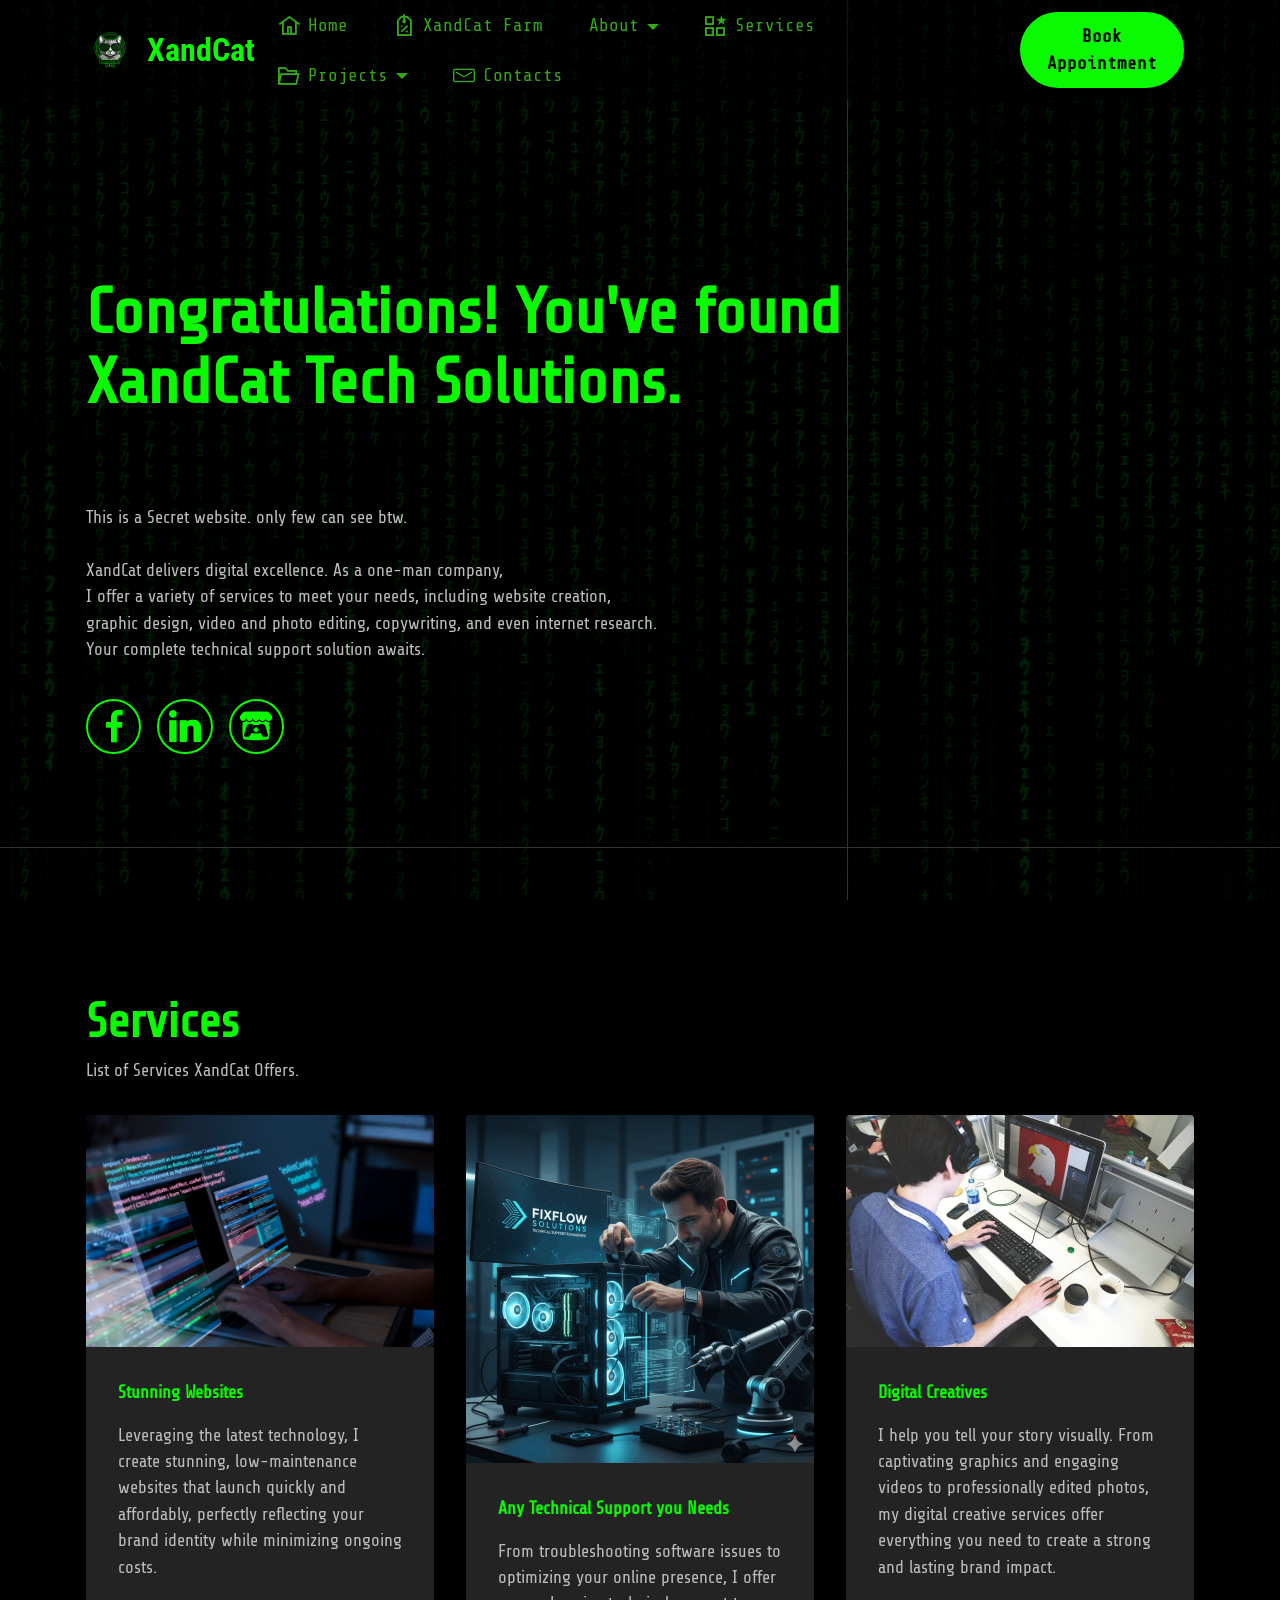
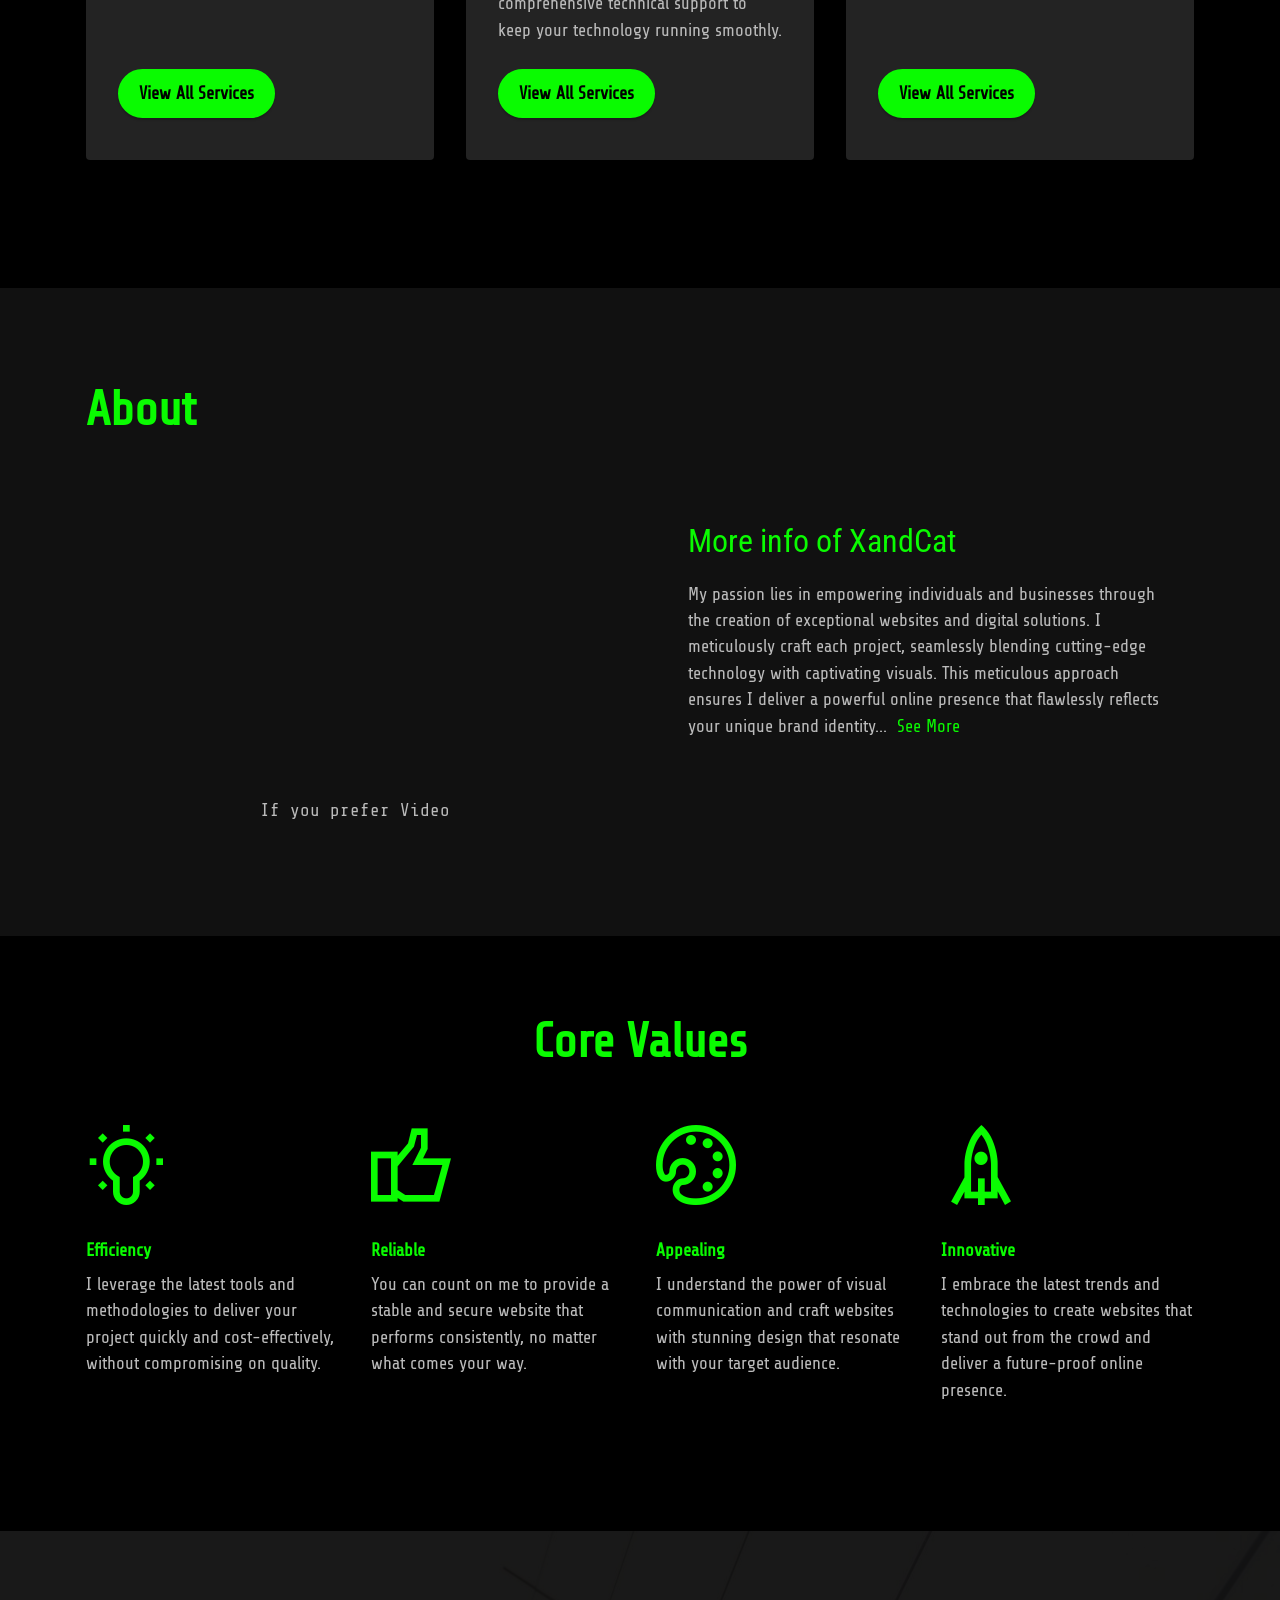
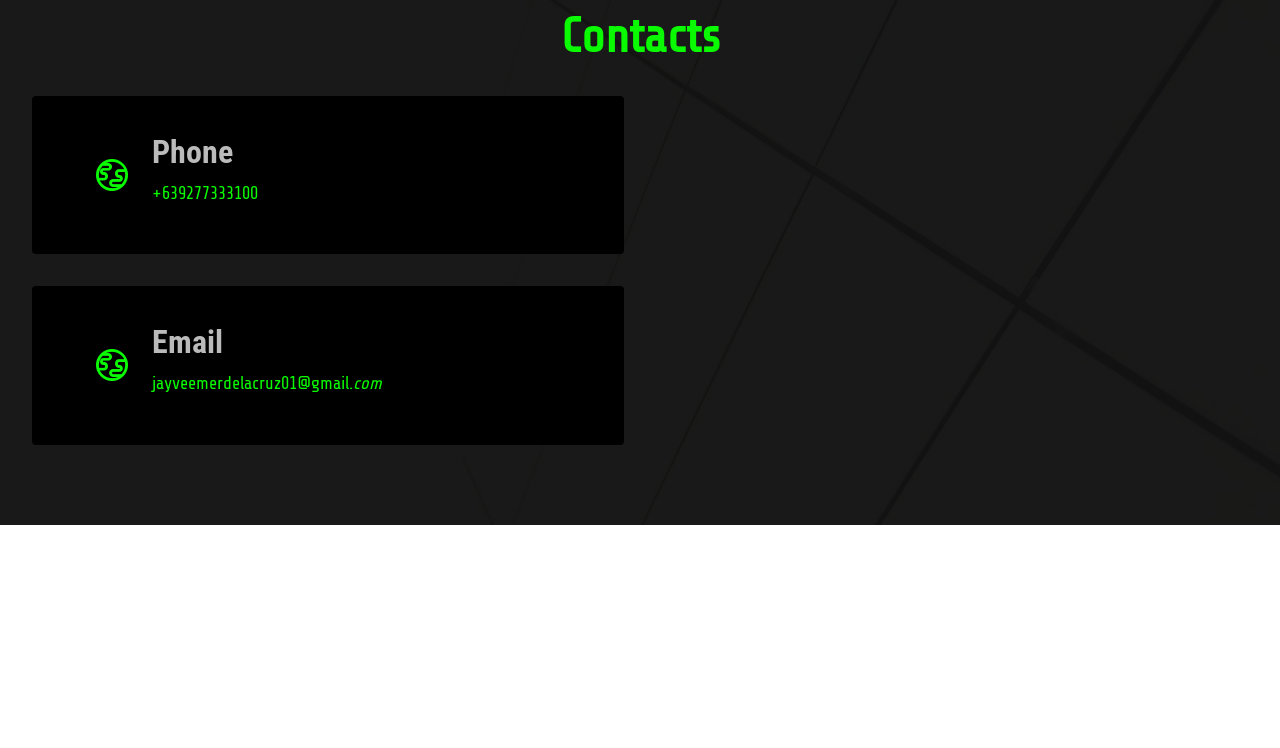
<file: index.html>
<!DOCTYPE html>
<html  >
<head>
  <!-- Site made with Mobirise Website Builder v6.1.12, https://mobirise.com -->
  <meta charset="UTF-8">
  <meta http-equiv="X-UA-Compatible" content="IE=edge">
  <meta name="generator" content="Mobirise v6.1.12, mobirise.com">
  <meta name="viewport" content="width=device-width, initial-scale=1, minimum-scale=1">
  <link rel="shortcut icon" href="assets/images/xandcat-tech-logo-2-96x96.png" type="image/x-icon">
  <meta name="description" content="XandCat - Tech Solution, where we excel at elevating digital excellence.I offer a range of services to cater to your needs. Whether you're in need of a captivating website, a custom software solution like accounting management or payroll systems, or assistance in fixing software issues, we've got you covered.">
  
  
  <title>XandCat Tech Solutions</title>
  <link rel="stylesheet" href="assets/web/assets/mobirise-icons2/mobirise2.css">
  <link rel="stylesheet" href="assets/web/assets/mobirise-icons-bold/mobirise-icons-bold.css">
  <link rel="stylesheet" href="assets/bootstrap/css/bootstrap.min.css">
  <link rel="stylesheet" href="assets/parallax/jarallax.css">
  <link rel="stylesheet" href="assets/dropdown/css/style.css">
  <link rel="stylesheet" href="assets/socicon/css/styles.css">
  <link rel="stylesheet" href="assets/theme/css/style.css">
  <link rel="preload" href="https://fonts.googleapis.com/css?family=Share+Tech:400&display=swap" as="style" onload="this.onload=null;this.rel='stylesheet'">
  <noscript><link rel="stylesheet" href="https://fonts.googleapis.com/css?family=Share+Tech:400&display=swap"></noscript>
  <link rel="preload" href="https://fonts.googleapis.com/css?family=Roboto+Condensed:100,200,300,400,500,600,700,800,900,100i,200i,300i,400i,500i,600i,700i,800i,900i&display=swap" as="style" onload="this.onload=null;this.rel='stylesheet'">
  <noscript><link rel="stylesheet" href="https://fonts.googleapis.com/css?family=Roboto+Condensed:100,200,300,400,500,600,700,800,900,100i,200i,300i,400i,500i,600i,700i,800i,900i&display=swap"></noscript>
  <link rel="preload" href="https://fonts.googleapis.com/css?family=Share+Tech+Mono:400&display=swap" as="style" onload="this.onload=null;this.rel='stylesheet'">
  <noscript><link rel="stylesheet" href="https://fonts.googleapis.com/css?family=Share+Tech+Mono:400&display=swap"></noscript>
  <link rel="preload" as="style" href="assets/mobirise/css/mbr-additional.css?v=j7fXKJ"><link rel="stylesheet" href="assets/mobirise/css/mbr-additional.css?v=j7fXKJ" type="text/css">

  
  
  
</head>
<body>

<!-- Analytics -->
    <meta charset="UTF-8">
    <meta name="viewport" content="width=device-width, initial-scale=1.0">
    <meta name="description" content="XandCat: Elevating Your Digital Presence. Discover our comprehensive services, including website development, software engineering, graphic design, video editing, and technical solutions. Our unique approach blends expertise, passion, and client-centricity to deliver outstanding results that surpass expectations.">
    <meta name="keywords" content="XandCat, website development, software engineering, graphic design, video editing, computer repairs, laptop repairs, technical solutions, client-centric, exceptional results, digital presence">
    <meta name="author" content="Jayvee Mer Dela Cruz">
<!-- /Analytics -->


  
  <section data-bs-version="5.1" class="menu menu1 cid-tFQuETUk9Q" once="menu" id="menu1-0">
    

    <nav class="navbar navbar-dropdown navbar-fixed-top navbar-expand-lg">
        <div class="container">
            <div class="navbar-brand">
                <span class="navbar-logo">
                    <a href="https://xandcat-tech-solutions.on.drv.tw">
                        <img src="assets/images/xandcat-tech-logo-2-96x96.webp" alt="XandCat Icon" style="height: 3rem;">
                    </a>
                </span>
                <span class="navbar-caption-wrap"><a class="navbar-caption text-primary display-5" href="https://xandcat-tech-solutions.on.drv.tw">XandCat</a></span>
            </div>
            <button class="navbar-toggler" type="button" data-toggle="collapse" data-bs-toggle="collapse" data-target="#navbarSupportedContent" data-bs-target="#navbarSupportedContent" aria-controls="navbarNavAltMarkup" aria-expanded="false" aria-label="Toggle navigation">
                <div class="hamburger">
                    <span></span>
                    <span></span>
                    <span></span>
                    <span></span>
                </div>
            </button>
            <div class="collapse navbar-collapse" id="navbarSupportedContent">
                <ul class="navbar-nav nav-dropdown" data-app-modern-menu="true"><li class="nav-item"><a class="nav-link link text-info display-4" href="index.html"><span class="mobi-mbri mobi-mbri-home mbr-iconfont mbr-iconfont-btn"></span>Home</a></li><li class="nav-item"><a class="nav-link link text-info text-primary display-4" href="XandCat Farm.html"><span class="mobi-mbri mobi-mbri-sale mbr-iconfont mbr-iconfont-btn"></span>XandCat Farm</a></li><li class="nav-item dropdown open"><a class="nav-link link dropdown-toggle text-info show display-4" href="About.html" data-toggle="dropdown-submenu" data-bs-toggle="dropdown" data-bs-auto-close="outside" aria-expanded="true">
                            About</a><div class="dropdown-menu show" aria-labelledby="dropdown-329" data-bs-popper="none"><a class="dropdown-item text-info text-primary display-4" href="About.html"><span class="mobi-mbri mobi-mbri-briefcase mbr-iconfont mbr-iconfont-btn"></span>About XandCat</a><a class="dropdown-item text-info text-primary display-4" href="Bio.html" target="_blank"><span class="mobi-mbri mobi-mbri-user mbr-iconfont mbr-iconfont-btn"></span>Jvmer Bio &amp; CV</a></div></li>
                    <li class="nav-item"><a class="nav-link link text-info display-4" href="Services.html"><span class="mobi-mbri mobi-mbri-features mbr-iconfont mbr-iconfont-btn"></span>
                            Services</a></li><li class="nav-item dropdown"><a class="nav-link link text-info dropdown-toggle display-4" href="Projects.html" aria-expanded="false" data-toggle="dropdown-submenu" data-bs-toggle="dropdown" data-bs-auto-close="outside"><span class="mobi-mbri mobi-mbri-opened-folder mbr-iconfont mbr-iconfont-btn"></span>Projects</a><div class="dropdown-menu" aria-labelledby="dropdown-226"><a class="show text-info dropdown-item display-4" href="Projects.html"><span class="mobi-mbri mobi-mbri-code mbr-iconfont mbr-iconfont-btn"></span>Website &amp; WebApps</a><a class="show text-info dropdown-item text-primary display-4" href="Tshirt Design.html" target="_blank"><span class="mobi-mbri mobi-mbri-change-style mbr-iconfont mbr-iconfont-btn"></span>T-Shirts Designs</a><a class="show text-info dropdown-item text-primary display-4" href="https://xandcattech.itch.io/" target="_blank"><span class="socicon socicon-itchio mbr-iconfont mbr-iconfont-btn"></span>Games &amp; Mods</a></div></li>
                    <li class="nav-item"><a class="nav-link link text-info display-4" href="Contact.html"><span class="mbrib-letter mbr-iconfont mbr-iconfont-btn"></span>Contacts</a>
                    </li></ul>
                
                <div class="navbar-buttons mbr-section-btn"><a class="btn btn-primary display-4" href="https://mobiri.se">Book Appointment</a></div>
            </div>
        </div>
    </nav>
</section>

<section data-bs-version="5.1" class="header13 cid-tFQvmE6tG6 mbr-fullscreen mbr-parallax-background" id="header13-4">

    

    
    <div class="mbr-overlay" style="opacity: 0.8; background-color: rgb(0, 0, 0);"></div>

    <div class="align-center container">
        <div class="row">
            <div class="col-12 col-lg-11">
                <h1 class="mbr-section-title mbr-fonts-style mb-3 display-1"><strong><br></strong><br><strong>Congratulations! You've found </strong><br><strong>XandCat Tech Solutions.</strong><br><strong><br></strong></h1>
                
                <p class="mbr-text mbr-fonts-style mb-3 display-7">This is a Secret website. only few can see btw.<br><br>XandCat delivers digital excellence. As a one-man company, <br>I offer a variety of services to meet your needs, including website creation, <br>graphic design, video and photo editing, copywriting, and even internet research. <br>Your complete technical support solution awaits.<br></p>
                
                <div class="social-row display-7 mt-5">
                    <div class="soc-item">
                        <a href="https://www.facebook.com/xandcat.ceo" target="_blank">
                            <span class="mbr-iconfont socicon-facebook socicon"></span>
                        </a>
                    </div>
                    <div class="soc-item">
                        <a href="https://www.linkedin.com/in/jayveemer/" target="_blank">
                            <span class="mbr-iconfont socicon-linkedin socicon"></span>
                        </a>
                    </div>
                    <div class="soc-item">
                        <a href="https://xandcattech.itch.io/" target="_blank">
                            <span class="mbr-iconfont socicon-itchio socicon"></span>
                        </a>
                    </div>
                    
                    
                </div>
            </div>
        </div>
    </div>
</section>

<section data-bs-version="5.1" class="features3 cid-tFQuXtqfD3" id="features3-2">
    
    
    <div class="container">
        <div class="mbr-section-head">
            <h4 class="mbr-section-title mbr-fonts-style align-center mb-0 display-2">
                <strong>Services</strong></h4>
            <h5 class="mbr-section-subtitle mbr-fonts-style align-center mb-0 mt-2 display-7">List of Services XandCat Offers.</h5>
        </div>
        <div class="row mt-4">
            <div class="item features-image сol-12 col-md-6 col-lg-4 active">
                <div class="item-wrapper">
                    <div class="item-img">
                        <img src="assets/images/programming-background-with-person-working-with-codes-computer.webp" alt="Professional Website Design" data-slide-to="0" data-bs-slide-to="0">
                    </div>
                    <div class="item-content">
                        <h5 class="item-title mbr-fonts-style display-7"><strong>Stunning Websites</strong></h5>
                        
                        <p class="mbr-text mbr-fonts-style mt-3 display-7">Leveraging the latest technology, I create stunning, low-maintenance websites that launch quickly and affordably, perfectly reflecting your brand identity while minimizing ongoing costs.</p>
                    </div>
                    <div class="mbr-section-btn item-footer mt-2"><a href="https://xandcat-tech-solutions.on.drv.tw" class="btn item-btn btn-primary display-7">View All Services</a></div>
                </div>
            </div><div class="item features-image сol-12 col-md-6 col-lg-4">
                <div class="item-wrapper">
                    <div class="item-img">
                        <img src="assets/images/gemini-generated-image-fr4jhcfr4jhcfr4j-696x696.webp" alt="Reliable IT Support" data-slide-to="1" data-bs-slide-to="1">
                    </div>
                    <div class="item-content">
                        <h5 class="item-title mbr-fonts-style display-7"><strong>Any Technical Support you Needs</strong></h5>
                        
                        <p class="mbr-text mbr-fonts-style mt-3 display-7">From troubleshooting software issues to optimizing your online presence, I offer comprehensive technical support to keep your technology running smoothly.<br></p>
                    </div>
                    <div class="mbr-section-btn item-footer mt-2"><a href="https://xandcat-tech-solutions.on.drv.tw" class="btn btn-primary item-btn display-7" target="_blank">View All Services</a></div>
                </div>
            </div><div class="item features-image сol-12 col-md-6 col-lg-4">
                <div class="item-wrapper">
                    <div class="item-img">
                        <img src="assets/images/mbr-2-696x464.webp" alt="Digital Creatives" data-slide-to="2" data-bs-slide-to="2">
                    </div>
                    <div class="item-content">
                        <h5 class="item-title mbr-fonts-style display-7"><strong>Digital Creatives</strong></h5>
                        
                        <p class="mbr-text mbr-fonts-style mt-3 display-7">I help you tell your story visually. From captivating graphics and engaging videos to professionally edited photos, my digital creative services offer everything you need to create a strong and lasting brand impact.</p>
                    </div>
                    <div class="mbr-section-btn item-footer mt-2"><a href="https://xandcat-tech-solutions.on.drv.tw" class="btn item-btn btn-primary display-7">View All Services</a></div>
                </div>
            </div>
            
            
        </div>
    </div>
</section>

<section data-bs-version="5.1" class="video4 cid-tFQvGMzpM2" id="video4-5">
    
    
    
    <div class="container">
        <div class="title-wrapper mb-5">
            <h4 class="mbr-section-title mbr-fonts-style mb-0 display-2">
                <strong>About&nbsp;</strong></h4>
        </div>
        <div class="row align-items-center">
            <div class="col-12 col-lg-6 video-block">
                <div class="video-wrapper"><iframe class="mbr-embedded-video" src="https://www.youtube.com/embed/cIroGNQTj80?rel=0&amp;amp;&amp;showinfo=0&amp;autoplay=0&amp;loop=1&amp;playlist=cIroGNQTj80" width="1280" height="720" frameborder="0" allowfullscreen></iframe></div>
                <p class="mbr-description pt-2 mbr-fonts-style display-4">If you prefer Video</p>
            </div>
            <div class="col-12 col-lg">
                <div class="text-wrapper">
                    <h5 class="mbr-section-subtitle mbr-fonts-style mb-3 display-5">More info of XandCat</h5>
                    <p class="mbr-text mbr-fonts-style display-7">My passion lies in empowering individuals and businesses through the creation of exceptional websites and digital solutions. I meticulously craft each project, seamlessly blending cutting-edge technology with captivating visuals. This meticulous approach ensures I deliver a powerful online presence that flawlessly reflects your unique brand identity...&nbsp;&nbsp;<a href="page1.html" class="text-primary">See More</a><br><br><br></p>
                </div>
            </div>
        </div>
    </div>
</section>

<section data-bs-version="5.1" class="features25 cid-tNPpFpSbzs" id="features1-1x">
    

    
    
    <div class="container">
        <div class="row mb-5">
            <div class="col-12">
                <h3 class="mbr-section-title mbr-fonts-style align-center mb-2 display-2"><strong>Core Values</strong></h3>
                
            </div>
        </div>
        <div class="row">
            <div class="item features-without-image mb-5 col-12 col-md-3 active">
                <div class="item-wrapper align-center">
                    <div class="iconfont-wrapper">
                        <span class="mbr-iconfont mobi-mbri-idea mobi-mbri" style=""></span>
                    </div>
                    <h5 class="card-title mbr-fonts-style display-7"><strong>Efficiency</strong></h5>
                    <p class="card-text mbr-fonts-style mb-0 display-7">I leverage the latest tools and methodologies to deliver your project quickly and cost-effectively, without compromising on quality.</p>
                </div>
            </div>
            
            <div class="item features-without-image mb-5 col-12 col-md-3">
                <div class="item-wrapper align-center">
                    <div class="card-box">
                        <div class="iconfont-wrapper">
                            <span class="mbr-iconfont mobi-mbri-like mobi-mbri"></span>
                        </div>
                        <h5 class="card-title mbr-fonts-style display-7"><strong>Reliable</strong></h5>
                        <p class="card-text mbr-fonts-style mb-0 display-7">You can count on me to provide a stable and secure website that performs consistently, no matter what comes your way.</p>
                    </div>
                </div>
            </div><div class="item features-without-image mb-5 col-12 col-md-3">
                <div class="item-wrapper align-center">
                    <div class="iconfont-wrapper">
                        <span class="mbr-iconfont mobi-mbri-change-style mobi-mbri"></span>
                    </div>
                    <h5 class="card-title mbr-fonts-style display-7"><strong>Appealing</strong></h5>
                    <p class="card-text mbr-fonts-style mb-0 display-7">I understand the power of visual communication and craft websites with stunning design that resonate with your target audience.</p>
                </div>
            </div><div class="item features-without-image mb-5 col-12 col-md-3">
                <div class="item-wrapper align-center">
                    <div class="iconfont-wrapper">
                        <span class="mbr-iconfont mobi-mbri-rocket mobi-mbri"></span>
                    </div>
                    <h5 class="card-title mbr-fonts-style display-7"><strong>Innovative</strong></h5>
                    <p class="card-text mbr-fonts-style mb-0 display-7">I embrace the latest trends and technologies to create websites that stand out from the crowd and deliver a future-proof online presence.</p>
                </div>
            </div>
        </div>
    </div>
</section>

<section data-bs-version="5.1" class="contacts3 map1 cid-tFQwBxbIK0" id="contacts3-7">

    

    
    <div class="mbr-overlay" style="opacity: 0.9; background-color: rgb(0, 0, 0);"></div>
    <div class="container-fluid">
        <div class="mbr-section-head">
            <h3 class="mbr-section-title mbr-fonts-style align-center mb-0 display-2">
                <strong>Contacts</strong>
            </h3>
            
        </div>
        <div class="row justify-content-center mt-4">
            <div class="card col-12 col-md-6">
                <div class="card-wrapper">
                    <div class="image-wrapper">
                        <span class="mbr-iconfont mobi-mbri-globe mobi-mbri"></span>
                    </div>
                    <div class="text-wrapper">
                        <h6 class="card-title mbr-fonts-style mb-1 display-5">
                            <strong>Phone</strong>
                        </h6>
                        <p class="mbr-text mbr-fonts-style display-7">+639277333100</p>
                    </div>
                </div>
                <div class="card-wrapper">
                    <div class="image-wrapper">
                        <span class="mbr-iconfont mobi-mbri-globe mobi-mbri"></span>
                    </div>
                    <div class="text-wrapper">
                        <h6 class="card-title mbr-fonts-style mb-1 display-5">
                            <strong>Email</strong>
                        </h6>
                        <p class="mbr-text mbr-fonts-style display-7">jayveemerdelacruz01@gmail.<em>com</em></p>
                    </div>
                </div>
            </div>
            <div class="map-wrapper col-12 col-md-6">
                <div class="google-map"><iframe frameborder="0" style="border:0" src="https://www.google.com/maps/embed?pb=!1m18!1m12!1m3!1d3907.0970765731927!2d122.0988765747769!3d11.687532241728539!2m3!1f0!2f0!3f0!3m2!1i1024!2i768!4f13.1!3m3!1m2!1s0x33a56536095c8491%3A0x7f91708749794c26!2sXandCat%20Tech%20Solution%20%E2%80%93%20Idiacacan%20Beach%20House!5e0!3m2!1sen!2sph!4v1791642848602!5m2!1sen!2sph" allowfullscreen=""></iframe></div>
            </div>
        </div>
    </div>
</section>

<section data-bs-version="5.1" class="footer3 cid-tFQvTwcrfL mbr-reveal" once="footers" id="footer3-6">

    

    

    <div class="container">
        <div class="media-container-row align-center mbr-white">
            <div class="row row-links">
                <ul class="foot-menu">
                    
                    
                    
                    
                    
                <li class="foot-menu-item mbr-fonts-style display-7"><a href="index.html" class="text-primary">Home</a></li><li class="foot-menu-item mbr-fonts-style display-7"><a href="XandCat Farm.html" class="text-primary">XandCat Farm</a></li><li class="foot-menu-item mbr-fonts-style display-7"><a href="About.html" class="text-primary">About</a></li><li class="foot-menu-item mbr-fonts-style display-7"><a href="Services.html" class="text-primary">Services</a></li><li class="foot-menu-item mbr-fonts-style display-7"><a href="Projects.html" class="text-primary">Project</a></li><li class="foot-menu-item mbr-fonts-style display-7"><a href="Contact.html" class="text-primary">Contact</a></li></ul>
            </div>
            <div class="row social-row">
                <div class="social-list align-right pb-2">
                    
                    
                    
                    
                    
                    
                <div class="soc-item">
                        <a href="https://www.facebook.com/xandcat.ceo" target="_blank">
                            <span class="mbr-iconfont mbr-iconfont-social socicon-facebook socicon"></span>
                        </a>
                    </div><div class="soc-item">
                        <a href="mailto:jayveemer@gmail.com">
                            <span class="mbr-iconfont mbr-iconfont-social socicon-mail socicon"></span>
                        </a>
                    </div><div class="soc-item">
                        <a href="https://xandcattech.itch.io/" target="_blank">
                            <span class="mbr-iconfont mbr-iconfont-social socicon-itchio socicon"></span>
                        </a>
                    </div><div class="soc-item">
                        <a href="http://www.linkedin.com/in/jayveemer/" target="_blank">
                            <span class="mbr-iconfont mbr-iconfont-social socicon-linkedin socicon"></span>
                        </a>
                    </div></div>
            </div>
            <div class="row row-copirayt">
                <p class="mbr-text mb-0 mbr-fonts-style mbr-white align-center display-7"></p><p>
                    © Copyright 2025<a href="index.html" class="text-primary">&nbsp;XandCat Tech Solution</a>. All Rights Reserved.</p><p>📞+639277333100 | ✉️ jayveemerdelacruz01@gmail.com | 📱fb.com/xandcat.ceo | 🏡404 Purok 4, Idiacacan, Pandan, Antique</p><p></p>
            </div>
        </div>
    </div>
</section><script src="assets/bootstrap/js/bootstrap.bundle.min.js"></script>  <script src="assets/parallax/jarallax.js"></script>  <script src="assets/smoothscroll/smooth-scroll.js"></script>  <script src="assets/ytplayer/index.js"></script>  <script src="assets/dropdown/js/navbar-dropdown.js"></script>  <script src="assets/playervimeo/vimeo_player.js"></script>  <script src="assets/theme/js/script.js"></script>  
  
  
</body>
</html>
</file>
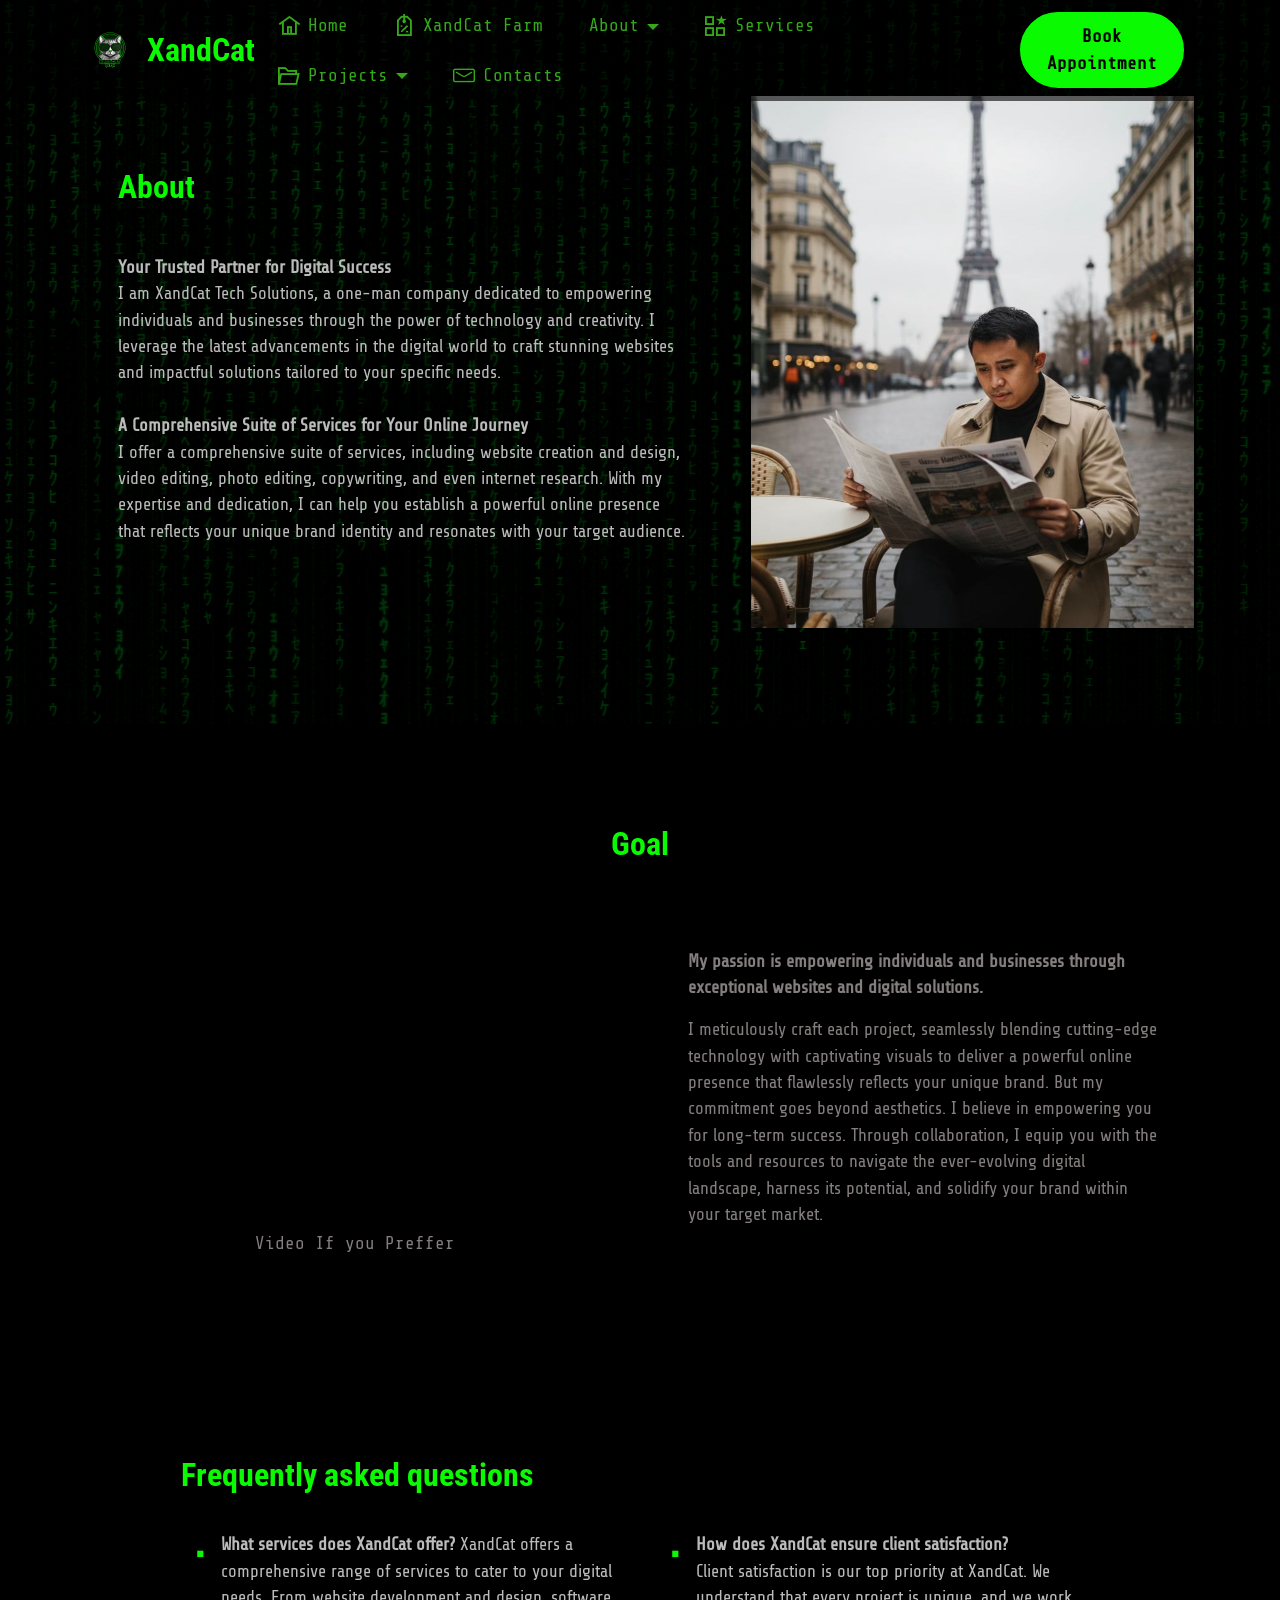
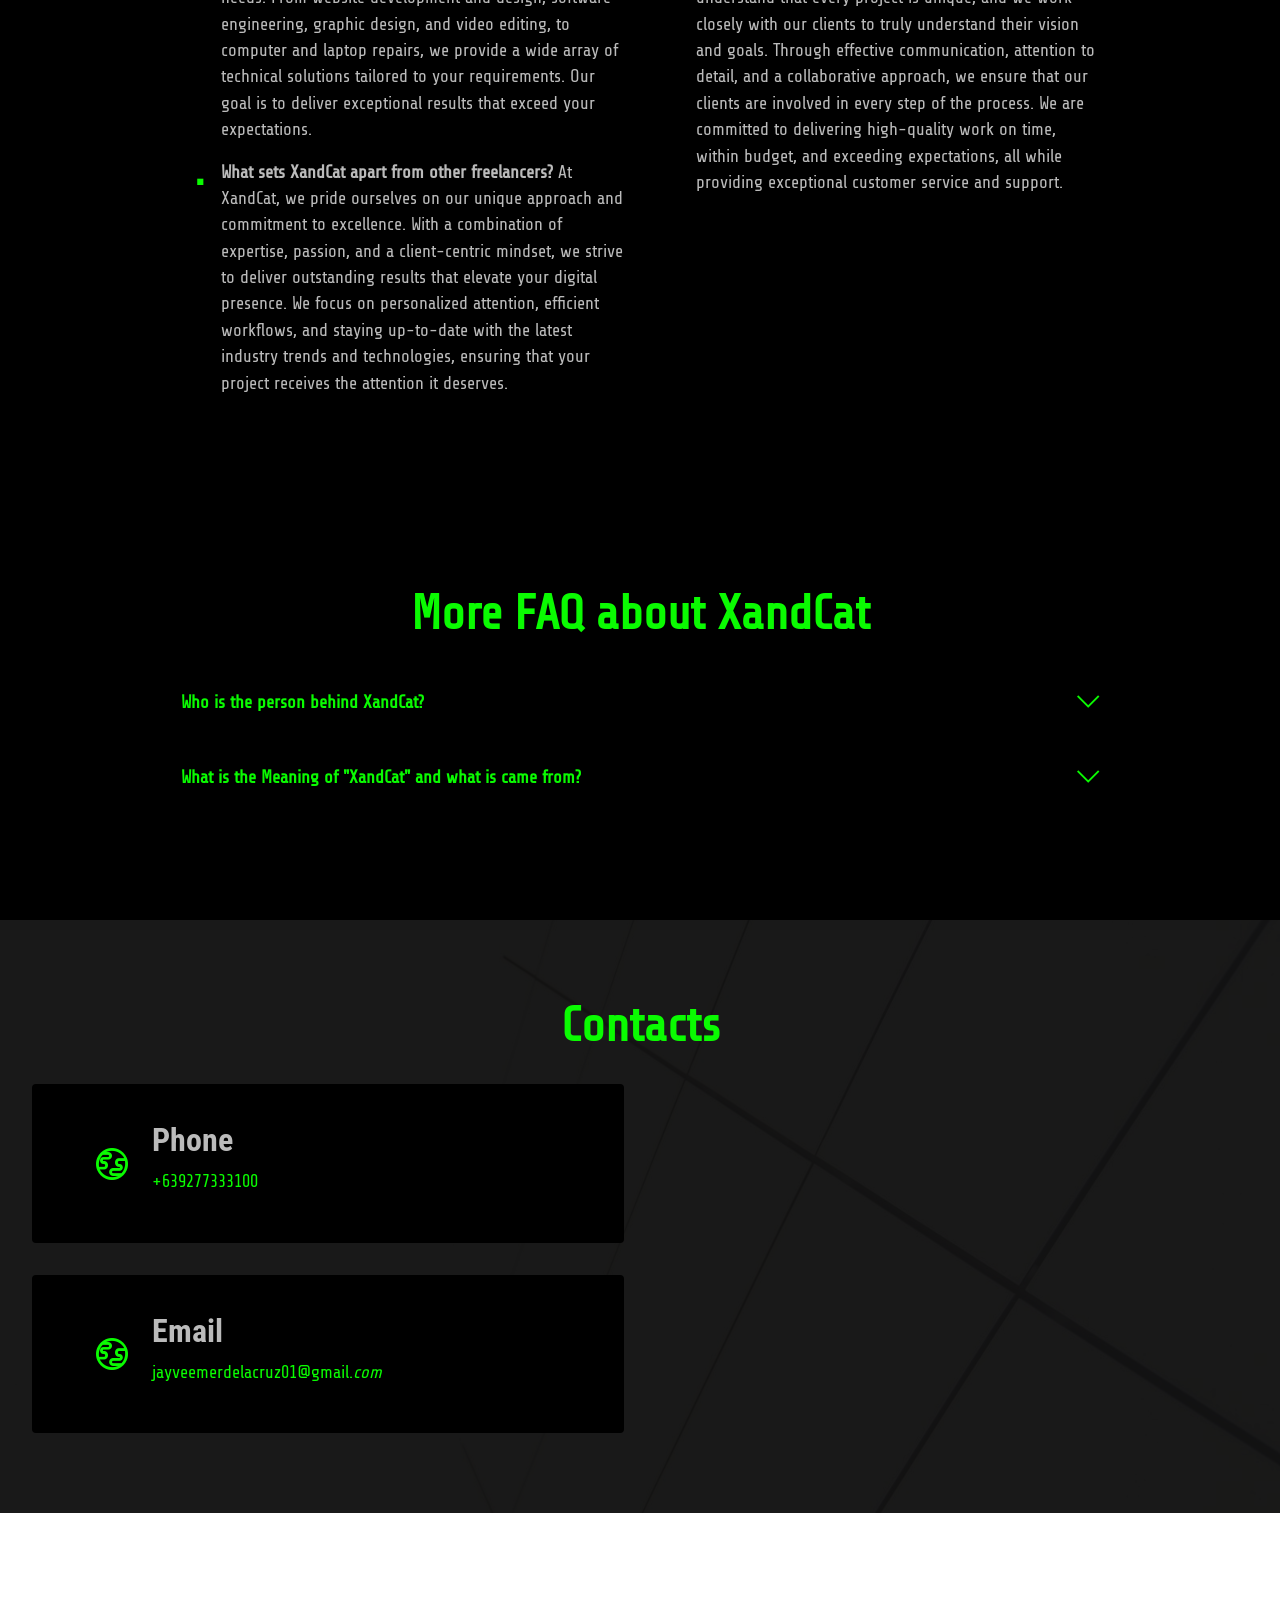
<file: About.html>
<!DOCTYPE html>
<html  >
<head>
  <!-- Site made with Mobirise Website Builder v6.1.12, https://mobirise.com -->
  <meta charset="UTF-8">
  <meta http-equiv="X-UA-Compatible" content="IE=edge">
  <meta name="generator" content="Mobirise v6.1.12, mobirise.com">
  <meta name="viewport" content="width=device-width, initial-scale=1, minimum-scale=1">
  <link rel="shortcut icon" href="assets/images/xandcat-tech-logo-2-96x96.png" type="image/x-icon">
  <meta name="description" content="At XandCat, we combine technical skills with creative solutions to deliver exceptional results. From designing visually stunning websites to developing seamless user experiences, our aim is to bring your ideas to life and make them stand out from the crowd.">
  
  
  <title>About - XandCat Tech Solutions</title>
  <link rel="stylesheet" href="assets/web/assets/mobirise-icons2/mobirise2.css">
  <link rel="stylesheet" href="assets/web/assets/mobirise-icons-bold/mobirise-icons-bold.css">
  <link rel="stylesheet" href="assets/web/assets/mobirise-icons/mobirise-icons.css">
  <link rel="stylesheet" href="assets/bootstrap/css/bootstrap.min.css">
  <link rel="stylesheet" href="assets/parallax/jarallax.css">
  <link rel="stylesheet" href="assets/dropdown/css/style.css">
  <link rel="stylesheet" href="assets/socicon/css/styles.css">
  <link rel="stylesheet" href="assets/theme/css/style.css">
  <link rel="preload" href="https://fonts.googleapis.com/css?family=Share+Tech:400&display=swap" as="style" onload="this.onload=null;this.rel='stylesheet'">
  <noscript><link rel="stylesheet" href="https://fonts.googleapis.com/css?family=Share+Tech:400&display=swap"></noscript>
  <link rel="preload" href="https://fonts.googleapis.com/css?family=Roboto+Condensed:100,200,300,400,500,600,700,800,900,100i,200i,300i,400i,500i,600i,700i,800i,900i&display=swap" as="style" onload="this.onload=null;this.rel='stylesheet'">
  <noscript><link rel="stylesheet" href="https://fonts.googleapis.com/css?family=Roboto+Condensed:100,200,300,400,500,600,700,800,900,100i,200i,300i,400i,500i,600i,700i,800i,900i&display=swap"></noscript>
  <link rel="preload" href="https://fonts.googleapis.com/css?family=Share+Tech+Mono:400&display=swap" as="style" onload="this.onload=null;this.rel='stylesheet'">
  <noscript><link rel="stylesheet" href="https://fonts.googleapis.com/css?family=Share+Tech+Mono:400&display=swap"></noscript>
  <link rel="preload" as="style" href="assets/mobirise/css/mbr-additional.css?v=jZdkS4"><link rel="stylesheet" href="assets/mobirise/css/mbr-additional.css?v=jZdkS4" type="text/css">

  
  
  
</head>
<body>

<!-- Analytics -->
    <meta charset="UTF-8">
    <meta name="viewport" content="width=device-width, initial-scale=1.0">
    <meta name="description" content="XandCat: Elevating Your Digital Presence. Discover our comprehensive services, including website development, software engineering, graphic design, video editing, and technical solutions. Our unique approach blends expertise, passion, and client-centricity to deliver outstanding results that surpass expectations.">
    <meta name="keywords" content="XandCat, website development, software engineering, graphic design, video editing, computer repairs, laptop repairs, technical solutions, client-centric, exceptional results, digital presence">
    <meta name="author" content="Jayvee Mer Dela Cruz">
<!-- /Analytics -->


  
  <section data-bs-version="5.1" class="menu menu1 cid-tFTaXLeIsQ" once="menu" id="menu1-g">
    

    <nav class="navbar navbar-dropdown navbar-fixed-top navbar-expand-lg">
        <div class="container">
            <div class="navbar-brand">
                <span class="navbar-logo">
                    <a href="https://xandcat-tech-solutions.on.drv.tw">
                        <img src="assets/images/xandcat-tech-logo-2-96x96.webp" alt="XandCat Icon" style="height: 3rem;">
                    </a>
                </span>
                <span class="navbar-caption-wrap"><a class="navbar-caption text-primary display-5" href="https://xandcat-tech-solutions.on.drv.tw">XandCat</a></span>
            </div>
            <button class="navbar-toggler" type="button" data-toggle="collapse" data-bs-toggle="collapse" data-target="#navbarSupportedContent" data-bs-target="#navbarSupportedContent" aria-controls="navbarNavAltMarkup" aria-expanded="false" aria-label="Toggle navigation">
                <div class="hamburger">
                    <span></span>
                    <span></span>
                    <span></span>
                    <span></span>
                </div>
            </button>
            <div class="collapse navbar-collapse" id="navbarSupportedContent">
                <ul class="navbar-nav nav-dropdown" data-app-modern-menu="true"><li class="nav-item"><a class="nav-link link text-info display-4" href="index.html"><span class="mobi-mbri mobi-mbri-home mbr-iconfont mbr-iconfont-btn"></span>Home</a></li><li class="nav-item"><a class="nav-link link text-info text-primary display-4" href="XandCat Farm.html"><span class="mobi-mbri mobi-mbri-sale mbr-iconfont mbr-iconfont-btn"></span>XandCat Farm</a></li><li class="nav-item dropdown open"><a class="nav-link link dropdown-toggle text-info show display-4" href="About.html" data-toggle="dropdown-submenu" data-bs-toggle="dropdown" data-bs-auto-close="outside" aria-expanded="true">
                            About</a><div class="dropdown-menu show" aria-labelledby="dropdown-329" data-bs-popper="none"><a class="dropdown-item text-info text-primary display-4" href="About.html"><span class="mobi-mbri mobi-mbri-briefcase mbr-iconfont mbr-iconfont-btn"></span>About XandCat</a><a class="dropdown-item text-info text-primary display-4" href="Bio.html" target="_blank"><span class="mobi-mbri mobi-mbri-user mbr-iconfont mbr-iconfont-btn"></span>Jvmer Bio &amp; CV</a></div></li>
                    <li class="nav-item"><a class="nav-link link text-info display-4" href="Services.html"><span class="mobi-mbri mobi-mbri-features mbr-iconfont mbr-iconfont-btn"></span>
                            Services</a></li><li class="nav-item dropdown"><a class="nav-link link text-info dropdown-toggle display-4" href="Projects.html" aria-expanded="false" data-toggle="dropdown-submenu" data-bs-toggle="dropdown" data-bs-auto-close="outside"><span class="mobi-mbri mobi-mbri-opened-folder mbr-iconfont mbr-iconfont-btn"></span>Projects</a><div class="dropdown-menu" aria-labelledby="dropdown-226"><a class="show text-info dropdown-item display-4" href="Projects.html"><span class="mobi-mbri mobi-mbri-code mbr-iconfont mbr-iconfont-btn"></span>Website &amp; WebApps</a><a class="show text-info dropdown-item text-primary display-4" href="Tshirt Design.html" target="_blank"><span class="mobi-mbri mobi-mbri-change-style mbr-iconfont mbr-iconfont-btn"></span>T-Shirts Designs</a><a class="show text-info dropdown-item text-primary display-4" href="https://xandcattech.itch.io/" target="_blank"><span class="socicon socicon-itchio mbr-iconfont mbr-iconfont-btn"></span>Games &amp; Mods</a></div></li>
                    <li class="nav-item"><a class="nav-link link text-info display-4" href="Contact.html"><span class="mbrib-letter mbr-iconfont mbr-iconfont-btn"></span>Contacts</a>
                    </li></ul>
                
                <div class="navbar-buttons mbr-section-btn"><a class="btn btn-primary display-4" href="https://mobiri.se">Book Appointment</a></div>
            </div>
        </div>
    </nav>
</section>

<section data-bs-version="5.1" class="image2 cid-tFTbxHqBVq mbr-parallax-background" id="image2-o">
    

    
    <div class="mbr-overlay" style="opacity: 0.7; background-color: rgb(0, 0, 0);">
    </div>

    <div class="container">
        <div class="row align-items-center">
            <div class="col-12 col-lg-5">
                <div class="image-wrapper">
                    <img src="assets/images/photo-2026-01-03-00-28-13-2-886x1069.webp" alt="Xand Cat About Image">
                    
                </div>
            </div>
            <div class="col-12 col-lg">
                <div class="text-wrapper">
                    <h3 class="mbr-section-title mbr-fonts-style mb-3 display-5"><strong>About</strong></h3>
                    <p class="mbr-text mbr-fonts-style display-7"><br><strong>Your Trusted Partner for Digital Success
<br></strong>I am XandCat Tech Solutions, a one-man company dedicated to empowering individuals and businesses through the power of technology and creativity. I leverage the latest advancements in the digital world to craft stunning websites and impactful solutions tailored to your specific needs.<br><br><strong>A Comprehensive Suite of Services for Your Online Journey
</strong><br>I offer a comprehensive suite of services, including website creation and design, video editing, photo editing, copywriting, and even internet research. With my expertise and dedication, I can help you establish a powerful online presence that reflects your unique brand identity and resonates with your target audience.<br></p>
                </div>
            </div>
        </div>
    </div>
</section>

<section data-bs-version="5.1" class="video4 cid-u5HMkANpg5" id="video4-2q">
    
    
    
    <div class="container">
        <div class="title-wrapper mb-5">
            <h4 class="mbr-section-title mbr-fonts-style mb-0 display-5">
                <strong>Goal</strong></h4>
        </div>
        <div class="row align-items-center">
            <div class="col-12 col-lg-6 video-block">
                <div class="video-wrapper"><iframe class="mbr-embedded-video" src="https://www.youtube.com/embed/cIroGNQTj80?rel=0&amp;amp;mute=1&amp;showinfo=0&amp;autoplay=1&amp;loop=1&amp;playlist=cIroGNQTj80" width="1280" height="720" frameborder="0" allowfullscreen></iframe></div>
                <p class="mbr-description pt-2 mbr-fonts-style display-4">
                    Video If you Preffer</p>
            </div>
            <div class="col-12 col-lg">
                <div class="text-wrapper">
                    <h5 class="mbr-section-subtitle mbr-fonts-style mb-3 display-7"><strong>My passion is empowering individuals and businesses through exceptional websites and digital solutions.</strong></h5>
                    <p class="mbr-text mbr-fonts-style display-7">
                        I meticulously craft each project, seamlessly blending cutting-edge technology with captivating visuals to deliver a powerful online presence that flawlessly reflects your unique brand. But my commitment goes beyond aesthetics. I believe in empowering you for long-term success. Through collaboration, I equip you with the tools and resources to navigate the ever-evolving digital landscape, harness its potential, and solidify your brand within your target market.</p>
                </div>
            </div>
        </div>
    </div>
</section>

<section data-bs-version="5.1" class="content13 cid-tFTbJ0RTHT" id="content13-r">
    

    
    
    <div class="container">
        <div class="row justify-content-center">
            <div class="col-md-12 col-lg-10">
                <h3 class="mbr-section-title mbr-fonts-style mb-4 display-5">
                    <strong>Frequently asked questions</strong>
                </h3>
            </div>
        </div>
        <div class="row justify-content-center">
            <div class="col-md-12 col-lg-10">
                <div class="row justify-content-center">
                    <div class="col-12 col-lg-6">
                        <ul class="list mbr-fonts-style display-7">
                            <li><strong>What services does XandCat offer?</strong>&nbsp;XandCat offers a comprehensive range of services to cater to your digital needs. From website development and design, software engineering, graphic design, and video editing, to computer and laptop repairs, we provide a wide array of technical solutions tailored to your requirements. Our goal is to deliver exceptional results that exceed your expectations.</li>
                            <li><strong>What sets XandCat apart from other freelancers? </strong>At XandCat, we pride ourselves on our unique approach and commitment to excellence. With a combination of expertise, passion, and a client-centric mindset, we strive to deliver outstanding results that elevate your digital presence. We focus on personalized attention, efficient workflows, and staying up-to-date with the latest industry trends and technologies, ensuring that your project receives the attention it deserves.</li>
                        </ul>
                    </div>
                    <div class="col-12 col-lg-6">
                        <ul class="list mbr-fonts-style display-7">
                            <li><strong>How does XandCat ensure client satisfaction?</strong><br>Client satisfaction is our top priority at XandCat. We understand that every project is unique, and we work closely with our clients to truly understand their vision and goals. Through effective communication, attention to detail, and a collaborative approach, we ensure that our clients are involved in every step of the process. We are committed to delivering high-quality work on time, within budget, and exceeding expectations, all while providing exceptional customer service and support.</li>
                        </ul>
                    </div>
                </div>
            </div>
        </div>
    </div>
</section>

<section data-bs-version="5.1" class="content16 cid-tFTbWvO7N2" id="content16-t">

    

    
    
    <div class="container">
        <div class="row justify-content-center">
            <div class="col-12 col-md-10">
                <div class="mbr-section-head align-center mb-4">
                    <h3 class="mbr-section-title mb-0 mbr-fonts-style display-2"><strong>More FAQ about XandCat</strong></h3>
                    
                </div>
                <div id="bootstrap-accordion_16" class="panel-group accordionStyles accordion" role="tablist" aria-multiselectable="true">
                    <div class="card mb-3">
                        <div class="card-header" role="tab" id="headingOne">
                            <a role="button" class="panel-title collapsed" data-toggle="collapse" data-bs-toggle="collapse" data-core="" href="#collapse1_16" aria-expanded="false" aria-controls="collapse1">
                                <h6 class="panel-title-edit mbr-fonts-style mb-0 display-7"><strong>Who is the person behind XandCat?</strong></h6>
                                <span class="sign mbr-iconfont mbri-arrow-down"></span>
                            </a>
                        </div>
                        <div id="collapse1_16" class="panel-collapse noScroll collapse" role="tabpanel" aria-labelledby="headingOne" data-parent="#accordion" data-bs-parent="#bootstrap-accordion_16">
                            <div class="panel-body">
                                <p class="mbr-fonts-style panel-text display-4"><br>I'm Jayvee Mer Dela Cruz, a versatile freelancer specializing in various technical services. My passion lies in helping businesses and individuals bring their dream websites to life with simplicity, akin to creating a Facebook Page. As a Software Engineer, I excel in developing software, games, and a wide array of digital solutions. Additionally, I possess skills in graphic design and video editing. Fixing computers and laptops has become a cherished hobby of mine, so you can count on me when you're in need. I prioritize efficiency and practicality in my work, opting for free alternatives whenever possible, rather than relying on paid software.</p>
                            </div>
                        </div>
                    </div>
                    <div class="card mb-3">
                        <div class="card-header" role="tab" id="headingOne">
                            <a role="button" class="panel-title collapsed" data-toggle="collapse" data-bs-toggle="collapse" data-core="" href="#collapse2_16" aria-expanded="false" aria-controls="collapse2">
                                <h6 class="panel-title-edit mbr-fonts-style mb-0 display-7"><strong>What is the Meaning of "XandCat" and what is came from?<br></strong></h6>
                                <span class="sign mbr-iconfont mbri-arrow-down"></span>
                            </a>
                        </div>
                        <div id="collapse2_16" class="panel-collapse noScroll collapse" role="tabpanel" aria-labelledby="headingOne" data-parent="#accordion" data-bs-parent="#bootstrap-accordion_16">
                            <div class="panel-body">
                                <p class="mbr-fonts-style panel-text display-4">
                                    I have always been fascinated by cats, so I decided to make them a part of my brand. The name "XandCat" draws inspiration from the SandCat, a remarkable desert-dwelling species known for its incredible adaptability and resilience even in water-scarce environments. SandCats are resourceful and dominant in their habitat. To create a unique and distinct name, I replaced the 'S' with 'X' in XandCat, making it a one-of-a-kind choice that stands out from the rest.</p>
                            </div>
                        </div>
                    </div>
                    
                    
                    
                    
                </div>
            </div>
        </div>
    </div>
</section>

<section data-bs-version="5.1" class="contacts3 map1 cid-u5HNDfc1zU" id="contacts3-2r">

    

    
    <div class="mbr-overlay" style="opacity: 0.9; background-color: rgb(0, 0, 0);"></div>
    <div class="container-fluid">
        <div class="mbr-section-head">
            <h3 class="mbr-section-title mbr-fonts-style align-center mb-0 display-2">
                <strong>Contacts</strong>
            </h3>
            
        </div>
        <div class="row justify-content-center mt-4">
            <div class="card col-12 col-md-6">
                <div class="card-wrapper">
                    <div class="image-wrapper">
                        <span class="mbr-iconfont mobi-mbri-globe mobi-mbri"></span>
                    </div>
                    <div class="text-wrapper">
                        <h6 class="card-title mbr-fonts-style mb-1 display-5">
                            <strong>Phone</strong>
                        </h6>
                        <p class="mbr-text mbr-fonts-style display-7">+639277333100</p>
                    </div>
                </div>
                <div class="card-wrapper">
                    <div class="image-wrapper">
                        <span class="mbr-iconfont mobi-mbri-globe mobi-mbri"></span>
                    </div>
                    <div class="text-wrapper">
                        <h6 class="card-title mbr-fonts-style mb-1 display-5">
                            <strong>Email</strong>
                        </h6>
                        <p class="mbr-text mbr-fonts-style display-7">jayveemerdelacruz01@gmail.<em>com</em></p>
                    </div>
                </div>
            </div>
            <div class="map-wrapper col-12 col-md-6">
                <div class="google-map"><iframe frameborder="0" style="border:0" src="https://www.google.com/maps/embed?pb=!1m18!1m12!1m3!1d3907.0970765731927!2d122.0988765747769!3d11.687532241728539!2m3!1f0!2f0!3f0!3m2!1i1024!2i768!4f13.1!3m3!1m2!1s0x33a56536095c8491%3A0x7f91708749794c26!2sXandCat%20Tech%20Solution%20%E2%80%93%20Idiacacan%20Beach%20House!5e0!3m2!1sen!2sph!4v1791642848602!5m2!1sen!2sph" allowfullscreen=""></iframe></div>
            </div>
        </div>
    </div>
</section>

<section data-bs-version="5.1" class="footer3 cid-tFTaXQt7Z1 mbr-reveal" once="footers" id="footer3-l">

    

    

    <div class="container">
        <div class="media-container-row align-center mbr-white">
            <div class="row row-links">
                <ul class="foot-menu">
                    
                    
                    
                    
                    
                <li class="foot-menu-item mbr-fonts-style display-7"><a href="index.html" class="text-primary">Home</a></li><li class="foot-menu-item mbr-fonts-style display-7"><a href="XandCat Farm.html" class="text-primary">XandCat Farm</a></li><li class="foot-menu-item mbr-fonts-style display-7"><a href="About.html" class="text-primary">About</a></li><li class="foot-menu-item mbr-fonts-style display-7"><a href="Services.html" class="text-primary">Services</a></li><li class="foot-menu-item mbr-fonts-style display-7"><a href="Projects.html" class="text-primary">Project</a></li><li class="foot-menu-item mbr-fonts-style display-7"><a href="Contact.html" class="text-primary">Contact</a></li></ul>
            </div>
            <div class="row social-row">
                <div class="social-list align-right pb-2">
                    
                    
                    
                    
                    
                    
                <div class="soc-item">
                        <a href="https://www.facebook.com/xandcat.ceo" target="_blank">
                            <span class="mbr-iconfont mbr-iconfont-social socicon-facebook socicon"></span>
                        </a>
                    </div><div class="soc-item">
                        <a href="mailto:jayveemer@gmail.com">
                            <span class="mbr-iconfont mbr-iconfont-social socicon-mail socicon"></span>
                        </a>
                    </div><div class="soc-item">
                        <a href="https://xandcattech.itch.io/" target="_blank">
                            <span class="mbr-iconfont mbr-iconfont-social socicon-itchio socicon"></span>
                        </a>
                    </div><div class="soc-item">
                        <a href="http://www.linkedin.com/in/jayveemer/" target="_blank">
                            <span class="mbr-iconfont mbr-iconfont-social socicon-linkedin socicon"></span>
                        </a>
                    </div></div>
            </div>
            <div class="row row-copirayt">
                <p class="mbr-text mb-0 mbr-fonts-style mbr-white align-center display-7"></p><p>
                    © Copyright 2025<a href="index.html" class="text-primary">&nbsp;XandCat Tech Solution</a>. All Rights Reserved.</p><p>📞+639277333100 | ✉️ jayveemerdelacruz01@gmail.com | 📱fb.com/xandcat.ceo | 🏡404 Purok 4, Idiacacan, Pandan, Antique</p><p></p>
            </div>
        </div>
    </div>
</section><script src="assets/bootstrap/js/bootstrap.bundle.min.js"></script>  <script src="assets/parallax/jarallax.js"></script>  <script src="assets/smoothscroll/smooth-scroll.js"></script>  <script src="assets/ytplayer/index.js"></script>  <script src="assets/dropdown/js/navbar-dropdown.js"></script>  <script src="assets/playervimeo/vimeo_player.js"></script>  <script src="assets/mbr-switch-arrow/mbr-switch-arrow.js"></script>  <script src="assets/theme/js/script.js"></script>  
  
  
</body>
</html>
</file>
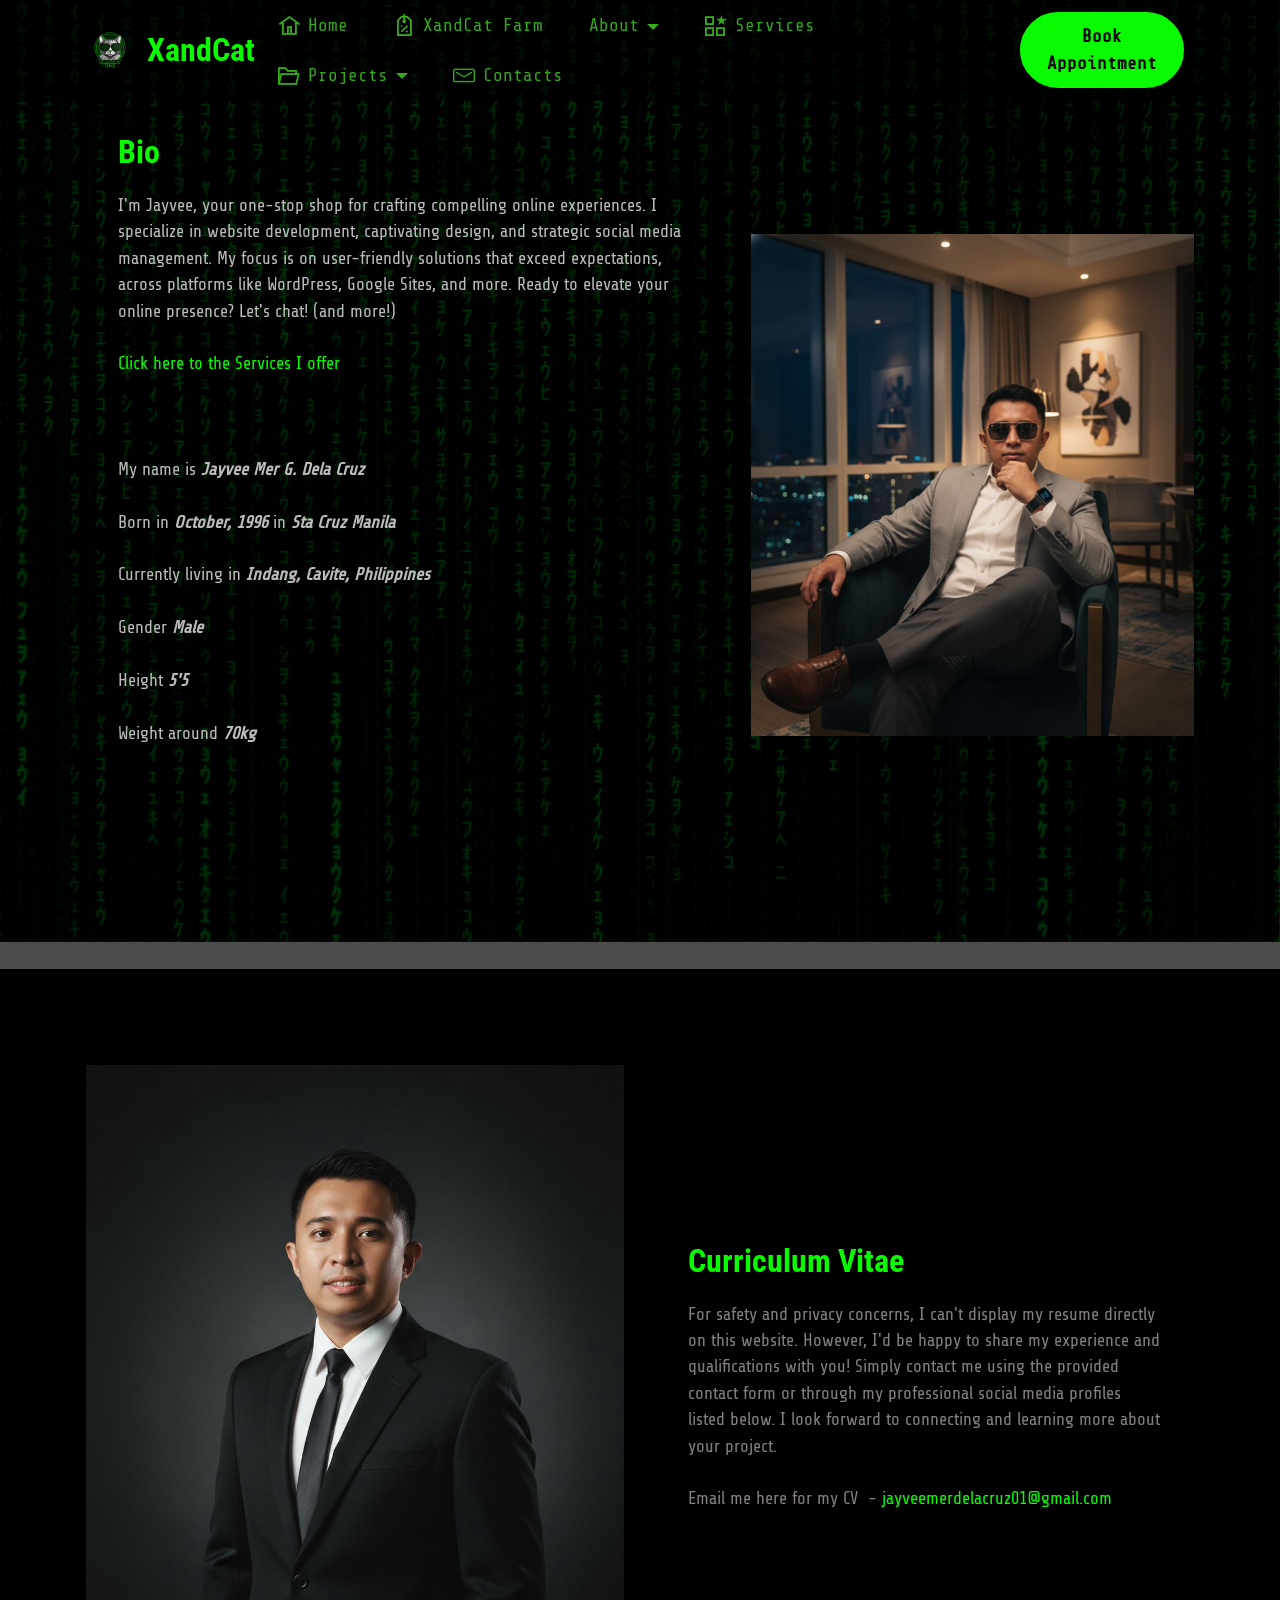
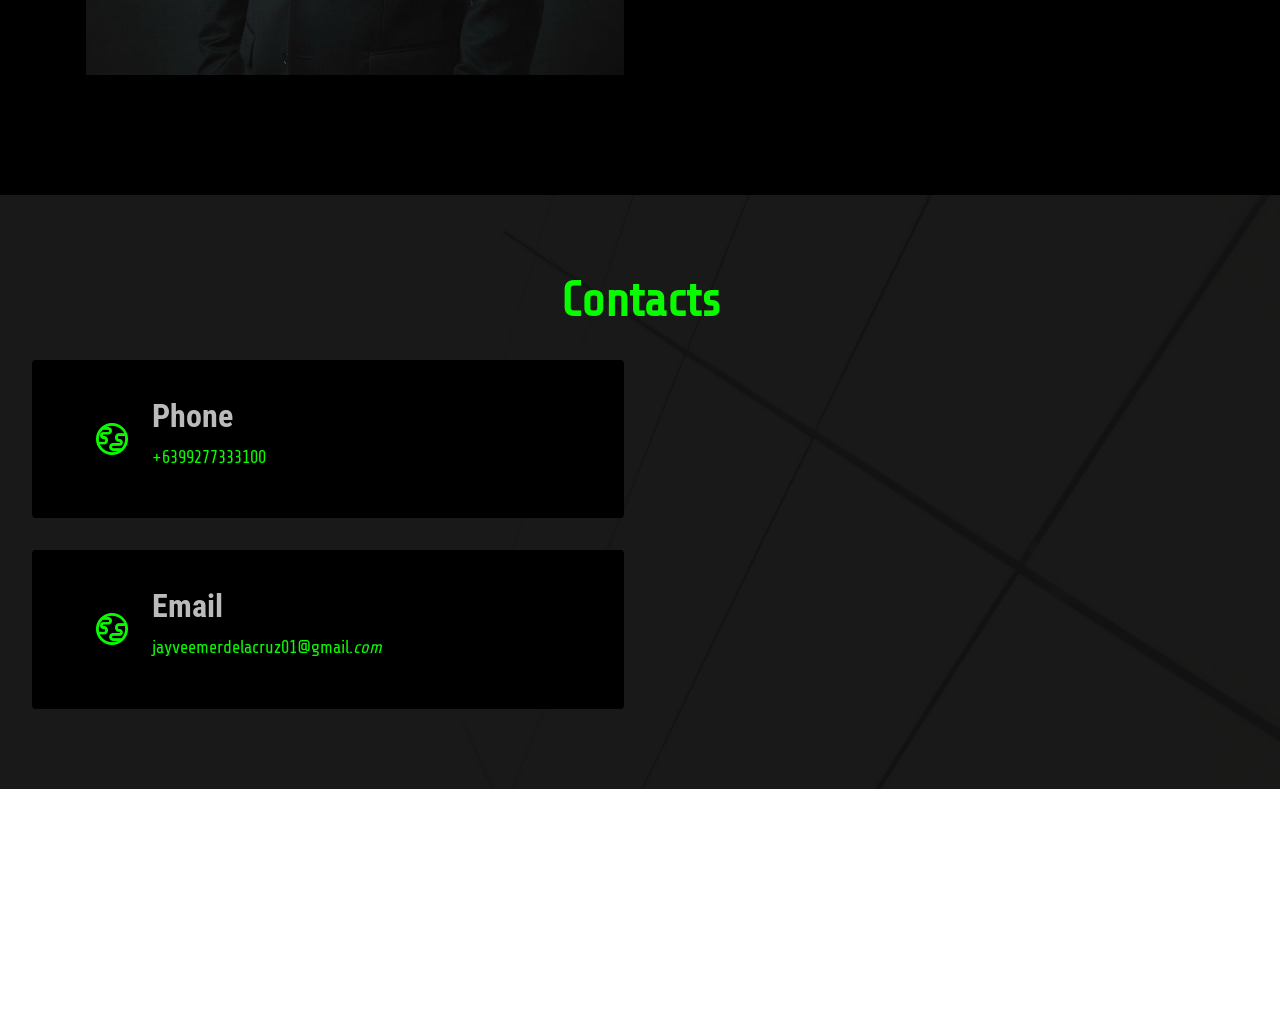
<file: Bio.html>
<!DOCTYPE html>
<html  >
<head>
  <!-- Site made with Mobirise Website Builder v6.1.12, https://mobirise.com -->
  <meta charset="UTF-8">
  <meta http-equiv="X-UA-Compatible" content="IE=edge">
  <meta name="generator" content="Mobirise v6.1.12, mobirise.com">
  <meta name="viewport" content="width=device-width, initial-scale=1, minimum-scale=1">
  <link rel="shortcut icon" href="assets/images/xandcat-tech-logo-2-96x96.png" type="image/x-icon">
  <meta name="description" content="At XandCat, we combine technical skills with creative solutions to deliver exceptional results. From designing visually stunning websites to developing seamless user experiences, our aim is to bring your ideas to life and make them stand out from the crowd.">
  
  
  <title>Jayvee Mer Dela Cruz of Xandcat BIO</title>
  <link rel="stylesheet" href="assets/web/assets/mobirise-icons2/mobirise2.css">
  <link rel="stylesheet" href="assets/web/assets/mobirise-icons-bold/mobirise-icons-bold.css">
  <link rel="stylesheet" href="assets/bootstrap/css/bootstrap.min.css">
  <link rel="stylesheet" href="assets/parallax/jarallax.css">
  <link rel="stylesheet" href="assets/dropdown/css/style.css">
  <link rel="stylesheet" href="assets/socicon/css/styles.css">
  <link rel="stylesheet" href="assets/theme/css/style.css">
  <link rel="preload" href="https://fonts.googleapis.com/css?family=Share+Tech:400&display=swap" as="style" onload="this.onload=null;this.rel='stylesheet'">
  <noscript><link rel="stylesheet" href="https://fonts.googleapis.com/css?family=Share+Tech:400&display=swap"></noscript>
  <link rel="preload" href="https://fonts.googleapis.com/css?family=Roboto+Condensed:100,200,300,400,500,600,700,800,900,100i,200i,300i,400i,500i,600i,700i,800i,900i&display=swap" as="style" onload="this.onload=null;this.rel='stylesheet'">
  <noscript><link rel="stylesheet" href="https://fonts.googleapis.com/css?family=Roboto+Condensed:100,200,300,400,500,600,700,800,900,100i,200i,300i,400i,500i,600i,700i,800i,900i&display=swap"></noscript>
  <link rel="preload" href="https://fonts.googleapis.com/css?family=Share+Tech+Mono:400&display=swap" as="style" onload="this.onload=null;this.rel='stylesheet'">
  <noscript><link rel="stylesheet" href="https://fonts.googleapis.com/css?family=Share+Tech+Mono:400&display=swap"></noscript>
  <link rel="preload" as="style" href="assets/mobirise/css/mbr-additional.css?v=YULWOe"><link rel="stylesheet" href="assets/mobirise/css/mbr-additional.css?v=YULWOe" type="text/css">

  
  
  
</head>
<body>

<!-- Analytics -->
    <meta charset="UTF-8">
    <meta name="viewport" content="width=device-width, initial-scale=1.0">
    <meta name="description" content="XandCat: Elevating Your Digital Presence. Discover our comprehensive services, including website development, software engineering, graphic design, video editing, and technical solutions. Our unique approach blends expertise, passion, and client-centricity to deliver outstanding results that surpass expectations.">
    <meta name="keywords" content="XandCat, website development, software engineering, graphic design, video editing, computer repairs, laptop repairs, technical solutions, client-centric, exceptional results, digital presence">
    <meta name="author" content="Jayvee Mer Dela Cruz">
<!-- /Analytics -->


  
  <section data-bs-version="5.1" class="menu menu1 cid-tQGFsLQ33h" once="menu" id="menu1-24">
    

    <nav class="navbar navbar-dropdown navbar-fixed-top navbar-expand-lg">
        <div class="container">
            <div class="navbar-brand">
                <span class="navbar-logo">
                    <a href="https://xandcat-tech-solutions.on.drv.tw">
                        <img src="assets/images/xandcat-tech-logo-2-96x96.webp" alt="XandCat Icon" style="height: 3rem;">
                    </a>
                </span>
                <span class="navbar-caption-wrap"><a class="navbar-caption text-primary display-5" href="https://xandcat-tech-solutions.on.drv.tw">XandCat</a></span>
            </div>
            <button class="navbar-toggler" type="button" data-toggle="collapse" data-bs-toggle="collapse" data-target="#navbarSupportedContent" data-bs-target="#navbarSupportedContent" aria-controls="navbarNavAltMarkup" aria-expanded="false" aria-label="Toggle navigation">
                <div class="hamburger">
                    <span></span>
                    <span></span>
                    <span></span>
                    <span></span>
                </div>
            </button>
            <div class="collapse navbar-collapse" id="navbarSupportedContent">
                <ul class="navbar-nav nav-dropdown" data-app-modern-menu="true"><li class="nav-item"><a class="nav-link link text-info display-4" href="index.html"><span class="mobi-mbri mobi-mbri-home mbr-iconfont mbr-iconfont-btn"></span>Home</a></li><li class="nav-item"><a class="nav-link link text-info text-primary display-4" href="XandCat Farm.html"><span class="mobi-mbri mobi-mbri-sale mbr-iconfont mbr-iconfont-btn"></span>XandCat Farm</a></li><li class="nav-item dropdown open"><a class="nav-link link dropdown-toggle text-info show display-4" href="About.html" data-toggle="dropdown-submenu" data-bs-toggle="dropdown" data-bs-auto-close="outside" aria-expanded="true">
                            About</a><div class="dropdown-menu show" aria-labelledby="dropdown-329" data-bs-popper="none"><a class="dropdown-item text-info text-primary display-4" href="About.html"><span class="mobi-mbri mobi-mbri-briefcase mbr-iconfont mbr-iconfont-btn"></span>About XandCat</a><a class="dropdown-item text-info text-primary display-4" href="Bio.html" target="_blank"><span class="mobi-mbri mobi-mbri-user mbr-iconfont mbr-iconfont-btn"></span>Jvmer Bio &amp; CV</a></div></li>
                    <li class="nav-item"><a class="nav-link link text-info display-4" href="Services.html"><span class="mobi-mbri mobi-mbri-features mbr-iconfont mbr-iconfont-btn"></span>
                            Services</a></li><li class="nav-item dropdown"><a class="nav-link link text-info dropdown-toggle display-4" href="Projects.html" aria-expanded="false" data-toggle="dropdown-submenu" data-bs-toggle="dropdown" data-bs-auto-close="outside"><span class="mobi-mbri mobi-mbri-opened-folder mbr-iconfont mbr-iconfont-btn"></span>Projects</a><div class="dropdown-menu" aria-labelledby="dropdown-226"><a class="show text-info dropdown-item display-4" href="Projects.html"><span class="mobi-mbri mobi-mbri-code mbr-iconfont mbr-iconfont-btn"></span>Website &amp; WebApps</a><a class="show text-info dropdown-item text-primary display-4" href="Tshirt Design.html" target="_blank"><span class="mobi-mbri mobi-mbri-change-style mbr-iconfont mbr-iconfont-btn"></span>T-Shirts Designs</a><a class="show text-info dropdown-item text-primary display-4" href="https://xandcattech.itch.io/" target="_blank"><span class="socicon socicon-itchio mbr-iconfont mbr-iconfont-btn"></span>Games &amp; Mods</a></div></li>
                    <li class="nav-item"><a class="nav-link link text-info display-4" href="Contact.html"><span class="mbrib-letter mbr-iconfont mbr-iconfont-btn"></span>Contacts</a>
                    </li></ul>
                
                <div class="navbar-buttons mbr-section-btn"><a class="btn btn-primary display-4" href="https://mobiri.se">Book Appointment</a></div>
            </div>
        </div>
    </nav>
</section>

<section data-bs-version="5.1" class="image2 cid-tQGFsMU37H mbr-parallax-background" id="image2-25">
    

    
    <div class="mbr-overlay" style="opacity: 0.7; background-color: rgb(0, 0, 0);">
    </div>

    <div class="container">
        <div class="row align-items-center">
            <div class="col-12 col-lg-5">
                <div class="image-wrapper">
                    <img src="assets/images/photo-2026-01-03-00-28-14-5-886x1004.webp" alt="Jvmer Image">
                    
                </div>
            </div>
            <div class="col-12 col-lg">
                <div class="text-wrapper">
                    <h3 class="mbr-section-title mbr-fonts-style mb-3 display-5"><strong>Bio</strong></h3>
                    <p class="mbr-text mbr-fonts-style display-7">I'm Jayvee, your one-stop shop for crafting compelling online experiences. I specialize in website development, captivating design, and strategic social media management. My focus is on user-friendly solutions that exceed expectations, across platforms like WordPress, Google Sites, and more. Ready to elevate your online presence? Let's chat! (and more!)<br><br><a href="Services.html" class="text-primary">Click here to the Services I offer</a><br><a href="Services.html" class="text-primary"><br></a><br><br>My name is <em><strong>Jayvee Mer G. Dela Cruz
</strong></em><br>
<br>Born in<strong> <em>October, 1996</em> </strong>in <strong><em>Sta Cruz Manila
</em><br></strong>
<br>Currently living in <strong><em>Indang, Cavite, Philippines
<br></em></strong>
<br>Gender <strong><em>Male
</em></strong><br>
<br>Height <em><strong>5'5
</strong></em><br>
<br>Weight around <strong><em>70kg
</em></strong><br>
<br><br><br></p>
                </div>
            </div>
        </div>
    </div>
</section>

<section data-bs-version="5.1" class="image1 cid-u5HQaIYYhe" id="image1-2t">
    

    
    

    <div class="container">
        <div class="row align-items-center">
            <div class="col-12 col-lg-6">
                <div class="image-wrapper">
                    <img src="assets/images/photo-2026-01-03-00-28-14-2-960x1088.webp" alt="CV">
                    <p class="mbr-description mbr-fonts-style pt-2 align-center display-4"></p>
                </div>
            </div>
            <div class="col-12 col-lg">
                <div class="text-wrapper">
                    <h3 class="mbr-section-title mbr-fonts-style mb-3 display-5">
                        <strong>Curriculum Vitae</strong></h3>
                    <p class="mbr-text mbr-fonts-style display-7">For safety and privacy concerns, I can't display my resume directly on this website. However, I'd be happy to share my experience and qualifications with you! Simply contact me using the provided contact form or through my professional social media profiles listed below. I look forward to connecting and learning more about your project.&nbsp;<br><br>Email me here for my CV&nbsp; - <a href="mailto:jayveemerdelacruz01@gmail.com" class="text-primary">jayveemerdelacruz01@gmail.com</a></p>
                </div>
            </div>
        </div>
    </div>
</section>

<section data-bs-version="5.1" class="contacts3 map1 cid-u5HWqfS6TF" id="contacts3-2u">

    

    
    <div class="mbr-overlay" style="opacity: 0.9; background-color: rgb(0, 0, 0);"></div>
    <div class="container-fluid">
        <div class="mbr-section-head">
            <h3 class="mbr-section-title mbr-fonts-style align-center mb-0 display-2">
                <strong>Contacts</strong>
            </h3>
            
        </div>
        <div class="row justify-content-center mt-4">
            <div class="card col-12 col-md-6">
                <div class="card-wrapper">
                    <div class="image-wrapper">
                        <span class="mbr-iconfont mobi-mbri-globe mobi-mbri"></span>
                    </div>
                    <div class="text-wrapper">
                        <h6 class="card-title mbr-fonts-style mb-1 display-5">
                            <strong>Phone</strong>
                        </h6>
                        <p class="mbr-text mbr-fonts-style display-7">+6399277333100</p>
                    </div>
                </div>
                <div class="card-wrapper">
                    <div class="image-wrapper">
                        <span class="mbr-iconfont mobi-mbri-globe mobi-mbri"></span>
                    </div>
                    <div class="text-wrapper">
                        <h6 class="card-title mbr-fonts-style mb-1 display-5">
                            <strong>Email</strong>
                        </h6>
                        <p class="mbr-text mbr-fonts-style display-7">jayveemerdelacruz01@gmail.<em>com</em></p>
                    </div>
                </div>
            </div>
            <div class="map-wrapper col-12 col-md-6">
                <div class="google-map"><iframe frameborder="0" style="border:0" src="https://www.google.com/maps/embed?pb=!1m18!1m12!1m3!1d3907.0970765731927!2d122.0988765747769!3d11.687532241728539!2m3!1f0!2f0!3f0!3m2!1i1024!2i768!4f13.1!3m3!1m2!1s0x33a56536095c8491%3A0x7f91708749794c26!2sXandCat%20Tech%20Solution%20%E2%80%93%20Idiacacan%20Beach%20House!5e0!3m2!1sen!2sph!4v1791642848602!5m2!1sen!2sph" allowfullscreen=""></iframe></div>
            </div>
        </div>
    </div>
</section>

<section data-bs-version="5.1" class="footer3 cid-tQGFsRlTZy mbr-reveal" once="footers" id="footer3-2a">

    

    

    <div class="container">
        <div class="media-container-row align-center mbr-white">
            <div class="row row-links">
                <ul class="foot-menu">
                    
                    
                    
                    
                    
                <li class="foot-menu-item mbr-fonts-style display-7"><a href="index.html" class="text-primary">Home</a></li><li class="foot-menu-item mbr-fonts-style display-7"><a href="XandCat Farm.html" class="text-primary">XandCat Farm</a></li><li class="foot-menu-item mbr-fonts-style display-7"><a href="About.html" class="text-primary">About</a></li><li class="foot-menu-item mbr-fonts-style display-7"><a href="Services.html" class="text-primary">Services</a></li><li class="foot-menu-item mbr-fonts-style display-7"><a href="Projects.html" class="text-primary">Project</a></li><li class="foot-menu-item mbr-fonts-style display-7"><a href="Contact.html" class="text-primary">Contact</a></li></ul>
            </div>
            <div class="row social-row">
                <div class="social-list align-right pb-2">
                    
                    
                    
                    
                    
                    
                <div class="soc-item">
                        <a href="https://www.facebook.com/xandcat.ceo" target="_blank">
                            <span class="mbr-iconfont mbr-iconfont-social socicon-facebook socicon"></span>
                        </a>
                    </div><div class="soc-item">
                        <a href="mailto:jayveemer@gmail.com">
                            <span class="mbr-iconfont mbr-iconfont-social socicon-mail socicon"></span>
                        </a>
                    </div><div class="soc-item">
                        <a href="https://xandcattech.itch.io/" target="_blank">
                            <span class="mbr-iconfont mbr-iconfont-social socicon-itchio socicon"></span>
                        </a>
                    </div><div class="soc-item">
                        <a href="http://www.linkedin.com/in/jayveemer/" target="_blank">
                            <span class="mbr-iconfont mbr-iconfont-social socicon-linkedin socicon"></span>
                        </a>
                    </div></div>
            </div>
            <div class="row row-copirayt">
                <p class="mbr-text mb-0 mbr-fonts-style mbr-white align-center display-7"></p><p>
                    © Copyright 2025<a href="index.html" class="text-primary">&nbsp;XandCat Tech Solution</a>. All Rights Reserved.</p><p>📞+639277333100 | ✉️ jayveemerdelacruz01@gmail.com | 📱fb.com/xandcat.ceo | 🏡404 Purok 4, Idiacacan, Pandan, Antique</p><p></p>
            </div>
        </div>
    </div>
</section><script src="assets/bootstrap/js/bootstrap.bundle.min.js"></script>  <script src="assets/parallax/jarallax.js"></script>  <script src="assets/smoothscroll/smooth-scroll.js"></script>  <script src="assets/ytplayer/index.js"></script>  <script src="assets/dropdown/js/navbar-dropdown.js"></script>  <script src="assets/theme/js/script.js"></script>  
  
  
</body>
</html>
</file>
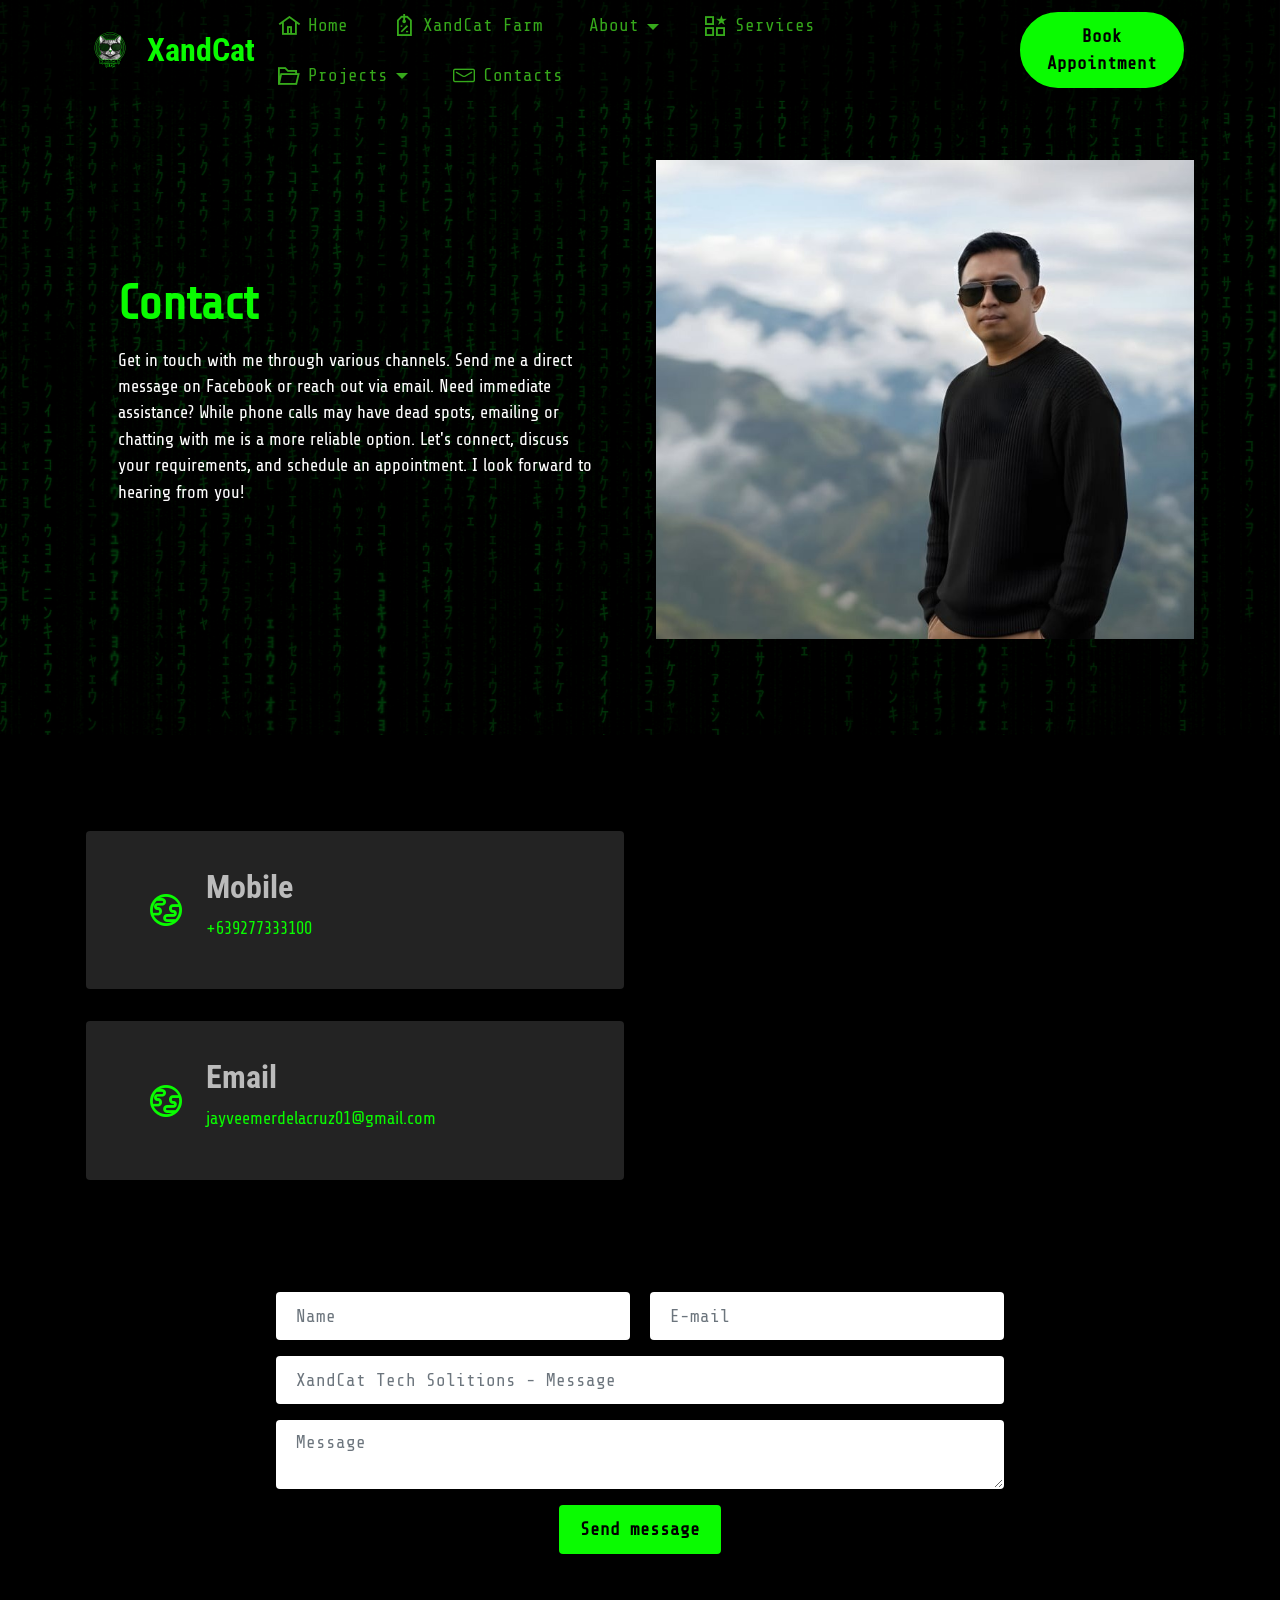
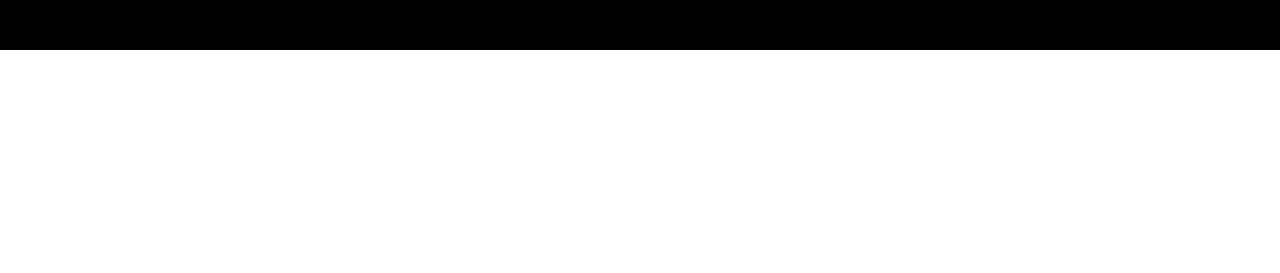
<file: Contact.html>
<!DOCTYPE html>
<html  >
<head>
  <!-- Site made with Mobirise Website Builder v6.1.12, https://mobirise.com -->
  <meta charset="UTF-8">
  <meta http-equiv="X-UA-Compatible" content="IE=edge">
  <meta name="generator" content="Mobirise v6.1.12, mobirise.com">
  <meta name="viewport" content="width=device-width, initial-scale=1, minimum-scale=1">
  <link rel="shortcut icon" href="assets/images/xandcat-tech-logo-2-96x96.png" type="image/x-icon">
  <meta name="description" content="Get in touch with me through various channels. Send me a direct message on Facebook or reach out via email. Need immediate assistance? While phone calls may have dead spots, emailing or chatting with me is a more reliable option. Let's connect, discuss your requirements, and schedule an appointment. I look forward to hearing from you!">
  
  
  <title>Contact - XandCat Tech Solutions</title>
  <link rel="stylesheet" href="assets/web/assets/mobirise-icons2/mobirise2.css">
  <link rel="stylesheet" href="assets/web/assets/mobirise-icons-bold/mobirise-icons-bold.css">
  <link rel="stylesheet" href="assets/bootstrap/css/bootstrap.min.css">
  <link rel="stylesheet" href="assets/parallax/jarallax.css">
  <link rel="stylesheet" href="assets/dropdown/css/style.css">
  <link rel="stylesheet" href="assets/socicon/css/styles.css">
  <link rel="stylesheet" href="assets/theme/css/style.css">
  <link rel="preload" href="https://fonts.googleapis.com/css?family=Share+Tech:400&display=swap" as="style" onload="this.onload=null;this.rel='stylesheet'">
  <noscript><link rel="stylesheet" href="https://fonts.googleapis.com/css?family=Share+Tech:400&display=swap"></noscript>
  <link rel="preload" href="https://fonts.googleapis.com/css?family=Roboto+Condensed:100,200,300,400,500,600,700,800,900,100i,200i,300i,400i,500i,600i,700i,800i,900i&display=swap" as="style" onload="this.onload=null;this.rel='stylesheet'">
  <noscript><link rel="stylesheet" href="https://fonts.googleapis.com/css?family=Roboto+Condensed:100,200,300,400,500,600,700,800,900,100i,200i,300i,400i,500i,600i,700i,800i,900i&display=swap"></noscript>
  <link rel="preload" href="https://fonts.googleapis.com/css?family=Share+Tech+Mono:400&display=swap" as="style" onload="this.onload=null;this.rel='stylesheet'">
  <noscript><link rel="stylesheet" href="https://fonts.googleapis.com/css?family=Share+Tech+Mono:400&display=swap"></noscript>
  <link rel="preload" as="style" href="assets/mobirise/css/mbr-additional.css?v=maDnQc"><link rel="stylesheet" href="assets/mobirise/css/mbr-additional.css?v=maDnQc" type="text/css">

  
  
  
</head>
<body>

<!-- Analytics -->
    <meta charset="UTF-8">
    <meta name="viewport" content="width=device-width, initial-scale=1.0">
    <meta name="description" content="XandCat: Elevating Your Digital Presence. Discover our comprehensive services, including website development, software engineering, graphic design, video editing, and technical solutions. Our unique approach blends expertise, passion, and client-centricity to deliver outstanding results that surpass expectations.">
    <meta name="keywords" content="XandCat, website development, software engineering, graphic design, video editing, computer repairs, laptop repairs, technical solutions, client-centric, exceptional results, digital presence">
    <meta name="author" content="Jayvee Mer Dela Cruz">
<!-- /Analytics -->


  
  <section data-bs-version="5.1" class="menu menu1 cid-tFTQu4w2vM" once="menu" id="menu1-1a">
    

    <nav class="navbar navbar-dropdown navbar-fixed-top navbar-expand-lg">
        <div class="container">
            <div class="navbar-brand">
                <span class="navbar-logo">
                    <a href="https://xandcat-tech-solutions.on.drv.tw">
                        <img src="assets/images/xandcat-tech-logo-2-96x96.webp" alt="XandCat Icon" style="height: 3rem;">
                    </a>
                </span>
                <span class="navbar-caption-wrap"><a class="navbar-caption text-primary display-5" href="https://xandcat-tech-solutions.on.drv.tw">XandCat</a></span>
            </div>
            <button class="navbar-toggler" type="button" data-toggle="collapse" data-bs-toggle="collapse" data-target="#navbarSupportedContent" data-bs-target="#navbarSupportedContent" aria-controls="navbarNavAltMarkup" aria-expanded="false" aria-label="Toggle navigation">
                <div class="hamburger">
                    <span></span>
                    <span></span>
                    <span></span>
                    <span></span>
                </div>
            </button>
            <div class="collapse navbar-collapse" id="navbarSupportedContent">
                <ul class="navbar-nav nav-dropdown" data-app-modern-menu="true"><li class="nav-item"><a class="nav-link link text-info display-4" href="index.html"><span class="mobi-mbri mobi-mbri-home mbr-iconfont mbr-iconfont-btn"></span>Home</a></li><li class="nav-item"><a class="nav-link link text-info text-primary display-4" href="XandCat Farm.html"><span class="mobi-mbri mobi-mbri-sale mbr-iconfont mbr-iconfont-btn"></span>XandCat Farm</a></li><li class="nav-item dropdown open"><a class="nav-link link dropdown-toggle text-info show display-4" href="About.html" data-toggle="dropdown-submenu" data-bs-toggle="dropdown" data-bs-auto-close="outside" aria-expanded="true">
                            About</a><div class="dropdown-menu show" aria-labelledby="dropdown-329" data-bs-popper="none"><a class="dropdown-item text-info text-primary display-4" href="About.html"><span class="mobi-mbri mobi-mbri-briefcase mbr-iconfont mbr-iconfont-btn"></span>About XandCat</a><a class="dropdown-item text-info text-primary display-4" href="Bio.html" target="_blank"><span class="mobi-mbri mobi-mbri-user mbr-iconfont mbr-iconfont-btn"></span>Jvmer Bio &amp; CV</a></div></li>
                    <li class="nav-item"><a class="nav-link link text-info display-4" href="Services.html"><span class="mobi-mbri mobi-mbri-features mbr-iconfont mbr-iconfont-btn"></span>
                            Services</a></li><li class="nav-item dropdown"><a class="nav-link link text-info dropdown-toggle display-4" href="Projects.html" aria-expanded="false" data-toggle="dropdown-submenu" data-bs-toggle="dropdown" data-bs-auto-close="outside"><span class="mobi-mbri mobi-mbri-opened-folder mbr-iconfont mbr-iconfont-btn"></span>Projects</a><div class="dropdown-menu" aria-labelledby="dropdown-226"><a class="show text-info dropdown-item display-4" href="Projects.html"><span class="mobi-mbri mobi-mbri-code mbr-iconfont mbr-iconfont-btn"></span>Website &amp; WebApps</a><a class="show text-info dropdown-item text-primary display-4" href="Tshirt Design.html" target="_blank"><span class="mobi-mbri mobi-mbri-change-style mbr-iconfont mbr-iconfont-btn"></span>T-Shirts Designs</a><a class="show text-info dropdown-item text-primary display-4" href="https://xandcattech.itch.io/" target="_blank"><span class="socicon socicon-itchio mbr-iconfont mbr-iconfont-btn"></span>Games &amp; Mods</a></div></li>
                    <li class="nav-item"><a class="nav-link link text-info display-4" href="Contact.html"><span class="mbrib-letter mbr-iconfont mbr-iconfont-btn"></span>Contacts</a>
                    </li></ul>
                
                <div class="navbar-buttons mbr-section-btn"><a class="btn btn-primary display-4" href="https://mobiri.se">Book Appointment</a></div>
            </div>
        </div>
    </nav>
</section>

<section data-bs-version="5.1" class="image2 cid-v7f9cw23VE mbr-parallax-background" id="image2-30">
    

    
    <div class="mbr-overlay" style="opacity: 0.7; background-color: rgb(0, 0, 0);">
    </div>

    <div class="container">
        <div class="row align-items-center">
            <div class="col-12 col-lg-6">
                <div class="image-wrapper">
                    <img src="assets/images/photo-2026-01-03-00-28-17-1076x673.webp" alt="Jv">
                    
                </div>
            </div>
            <div class="col-12 col-lg">
                <div class="text-wrapper">
                    <h3 class="mbr-section-title mbr-fonts-style mb-3 display-2">
                        <strong>Contact</strong></h3>
                    <p class="mbr-text mbr-fonts-style display-7">
                        Get in touch with me through various channels. Send me a direct message on Facebook or reach out via email. Need immediate assistance? While phone calls may have dead spots, emailing or chatting with me is a more reliable option. Let's connect, discuss your requirements, and schedule an appointment. I look forward to hearing from you!</p>
                </div>
            </div>
        </div>
    </div>
</section>

<section data-bs-version="5.1" class="contacts3 map1 cid-tFTSHgE6yq" id="contacts3-1g">

    

    
    
    <div class="container">
        
        <div class="row justify-content-center mt-4">
            <div class="card col-12 col-md-6">
                <div class="card-wrapper">
                    <div class="image-wrapper">
                        <span class="mbr-iconfont mobi-mbri-globe mobi-mbri"></span>
                    </div>
                    <div class="text-wrapper">
                        <h6 class="card-title mbr-fonts-style mb-1 display-5"><strong>Mobile</strong></h6>
                        <p class="mbr-text mbr-fonts-style display-7">+639277333100</p>
                    </div>
                </div>
                <div class="card-wrapper">
                    <div class="image-wrapper">
                        <span class="mbr-iconfont mobi-mbri-globe mobi-mbri"></span>
                    </div>
                    <div class="text-wrapper">
                        <h6 class="card-title mbr-fonts-style mb-1 display-5">
                            <strong>Email</strong>
                        </h6>
                        <p class="mbr-text mbr-fonts-style display-7">jayveemerdelacruz01@gmail.com</p>
                    </div>
                </div>
            </div>
            <div class="map-wrapper col-12 col-md-6">
                <div class="google-map"><iframe frameborder="0" style="border:0" src="https://www.google.com/maps/embed?pb=!1m18!1m12!1m3!1d3907.0970765731927!2d122.0988765747769!3d11.687532241728539!2m3!1f0!2f0!3f0!3m2!1i1024!2i768!4f13.1!3m3!1m2!1s0x33a56536095c8491%3A0x7f91708749794c26!2sXandCat%20Tech%20Solution%20%E2%80%93%20Idiacacan%20Beach%20House!5e0!3m2!1sen!2sph!4v1791642848602!5m2!1sen!2sph" allowfullscreen=""></iframe></div>
            </div>
        </div>
    </div>
</section>

<section data-bs-version="5.1" class="form5 cid-tGsHYrnVFO" id="form5-1o">
    
    
    <div class="container">
        
        <div class="row justify-content-center mt-4">
            <div class="col-lg-8 mx-auto mbr-form" data-form-type="formoid">
                <form action="https://mobirise.eu/" method="POST" class="mbr-form form-with-styler" data-form-title="Form Name"><input type="hidden" name="email" data-form-email="true" value="Ze2FLjp1KP7z80MGzRBXcdbU7EILZ4jp6GSvYGLoyYi1nsxRsnSQVzmV/o7hb0C8k+TYbSbyalmd7XoumiDAOo3IB0bK9PI3KnrvPU73qYbzv+4bG6912nV4URKqrBgt">
                    <div class="row">
                        <div hidden="hidden" data-form-alert="" class="alert alert-success col-12">Thanks for filling out the form!</div>
                        <div hidden="hidden" data-form-alert-danger="" class="alert alert-danger col-12">
                            Oops...! some problem!
                        </div>
                    </div>
                    <div class="dragArea row">
                        <div class="col-md col-sm-12 form-group mb-3" data-for="name">
                            <input type="text" name="name" placeholder="Name" data-form-field="name" class="form-control" value="" id="name-form5-1o">
                        </div>
                        <div class="col-md col-sm-12 form-group mb-3" data-for="email">
                            <input type="email" name="email" placeholder="E-mail" data-form-field="email" class="form-control" value="" id="email-form5-1o">
                        </div>
                        <div class="col-12 form-group mb-3" data-for="url">
                            <input type="url" name="url" placeholder="XandCat Tech Solitions - Message" data-form-field="url" class="form-control" value="" id="url-form5-1o">
                        </div>
                        <div class="col-12 form-group mb-3" data-for="textarea">
                            <textarea name="textarea" placeholder="Message" data-form-field="textarea" class="form-control" id="textarea-form5-1o"></textarea>
                        </div>
                        <div class="col-lg-12 col-md-12 col-sm-12 align-center mbr-section-btn">
                            <button type="submit" class="btn btn-primary display-4">Send message</button>
                        </div>
                    </div>
                </form>
            </div>
        </div>
    </div>
</section>

<section data-bs-version="5.1" class="footer3 cid-tFTQuasL1e mbr-reveal" once="footers" id="footer3-1f">

    

    

    <div class="container">
        <div class="media-container-row align-center mbr-white">
            <div class="row row-links">
                <ul class="foot-menu">
                    
                    
                    
                    
                    
                <li class="foot-menu-item mbr-fonts-style display-7"><a href="index.html" class="text-primary">Home</a></li><li class="foot-menu-item mbr-fonts-style display-7"><a href="XandCat Farm.html" class="text-primary">XandCat Farm</a></li><li class="foot-menu-item mbr-fonts-style display-7"><a href="About.html" class="text-primary">About</a></li><li class="foot-menu-item mbr-fonts-style display-7"><a href="Services.html" class="text-primary">Services</a></li><li class="foot-menu-item mbr-fonts-style display-7"><a href="Projects.html" class="text-primary">Project</a></li><li class="foot-menu-item mbr-fonts-style display-7"><a href="Contact.html" class="text-primary">Contact</a></li></ul>
            </div>
            <div class="row social-row">
                <div class="social-list align-right pb-2">
                    
                    
                    
                    
                    
                    
                <div class="soc-item">
                        <a href="https://www.facebook.com/xandcat.ceo" target="_blank">
                            <span class="mbr-iconfont mbr-iconfont-social socicon-facebook socicon"></span>
                        </a>
                    </div><div class="soc-item">
                        <a href="mailto:jayveemer@gmail.com">
                            <span class="mbr-iconfont mbr-iconfont-social socicon-mail socicon"></span>
                        </a>
                    </div><div class="soc-item">
                        <a href="https://xandcattech.itch.io/" target="_blank">
                            <span class="mbr-iconfont mbr-iconfont-social socicon-itchio socicon"></span>
                        </a>
                    </div><div class="soc-item">
                        <a href="http://www.linkedin.com/in/jayveemer/" target="_blank">
                            <span class="mbr-iconfont mbr-iconfont-social socicon-linkedin socicon"></span>
                        </a>
                    </div></div>
            </div>
            <div class="row row-copirayt">
                <p class="mbr-text mb-0 mbr-fonts-style mbr-white align-center display-7"></p><p>
                    © Copyright 2025<a href="index.html" class="text-primary">&nbsp;XandCat Tech Solution</a>. All Rights Reserved.</p><p>📞+639277333100 | ✉️ jayveemerdelacruz01@gmail.com | 📱fb.com/xandcat.ceo | 🏡404 Purok 4, Idiacacan, Pandan, Antique</p><p></p>
            </div>
        </div>
    </div>
</section><script src="assets/bootstrap/js/bootstrap.bundle.min.js"></script>  <script src="assets/parallax/jarallax.js"></script>  <script src="assets/smoothscroll/smooth-scroll.js"></script>  <script src="assets/ytplayer/index.js"></script>  <script src="assets/dropdown/js/navbar-dropdown.js"></script>  <script src="assets/theme/js/script.js"></script>  <script src="assets/formoid/formoid.min.js"></script>  
  
  
</body>
</html>
</file>
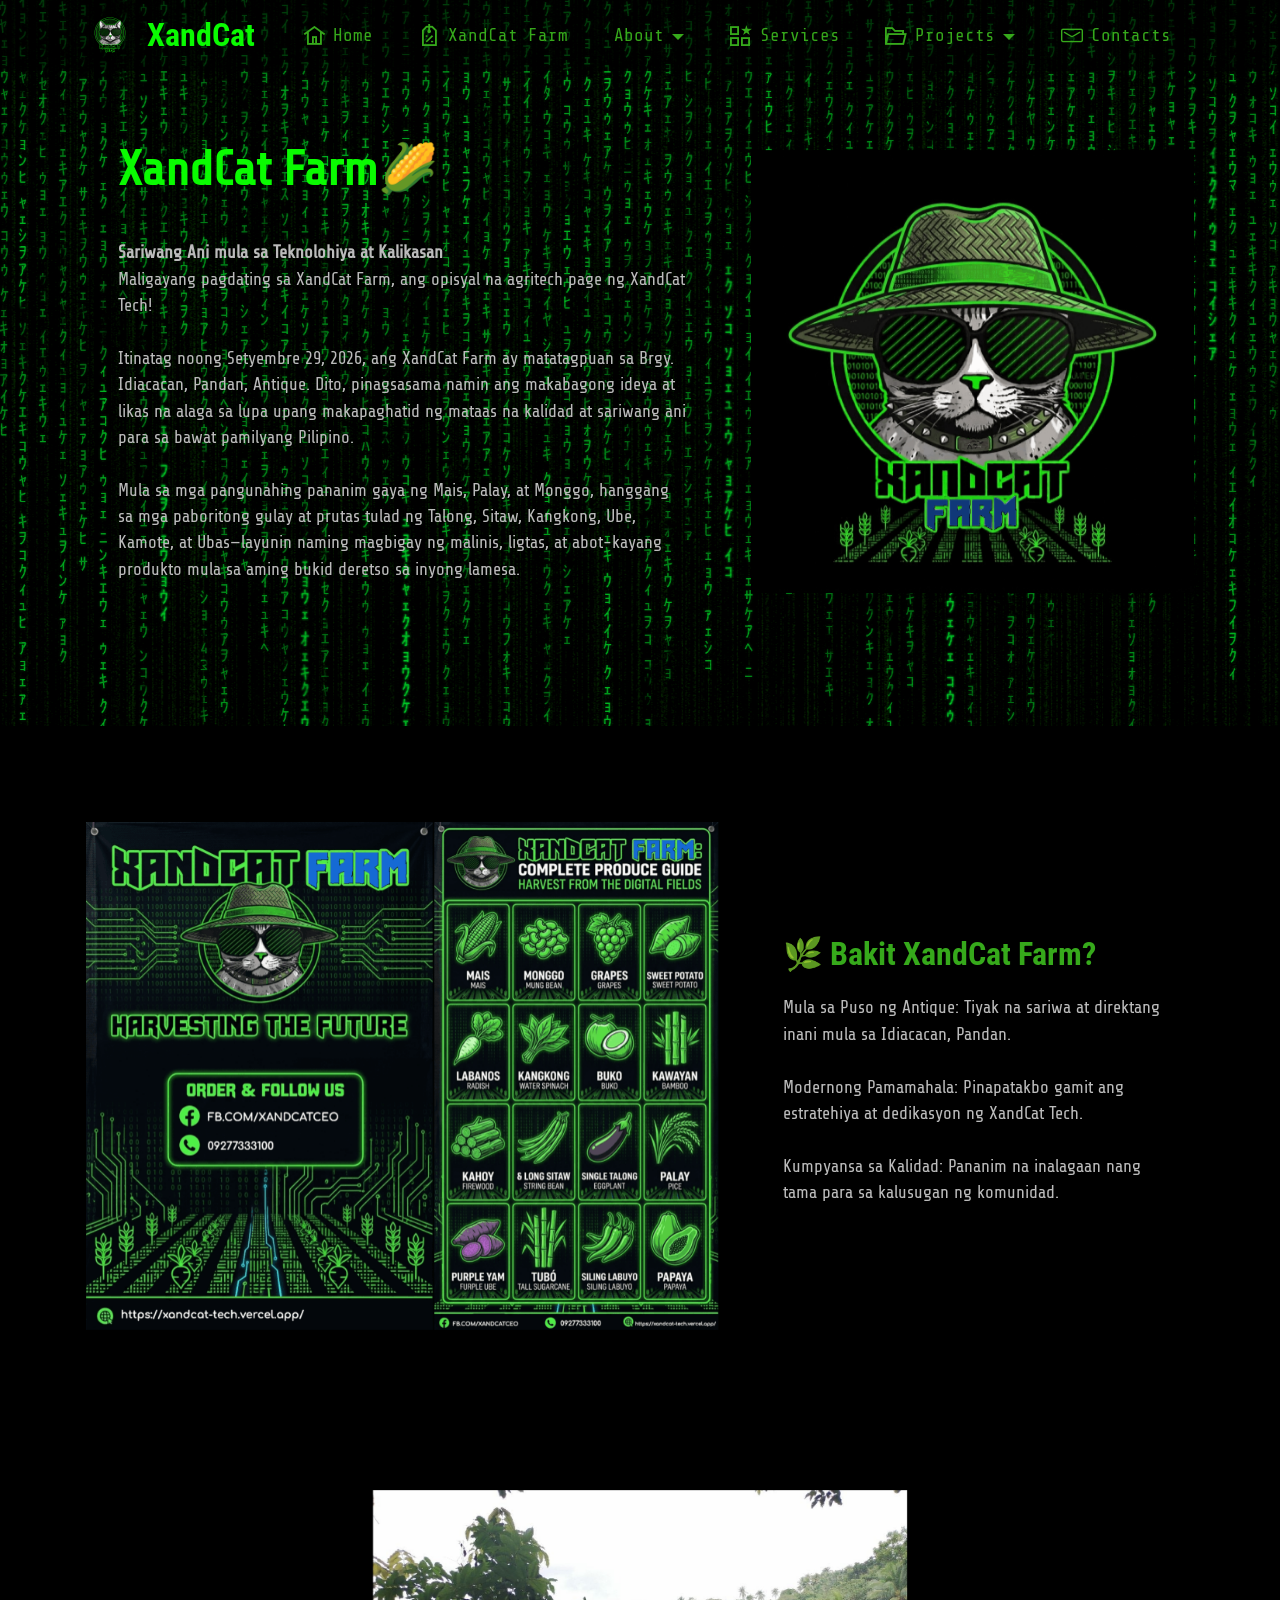
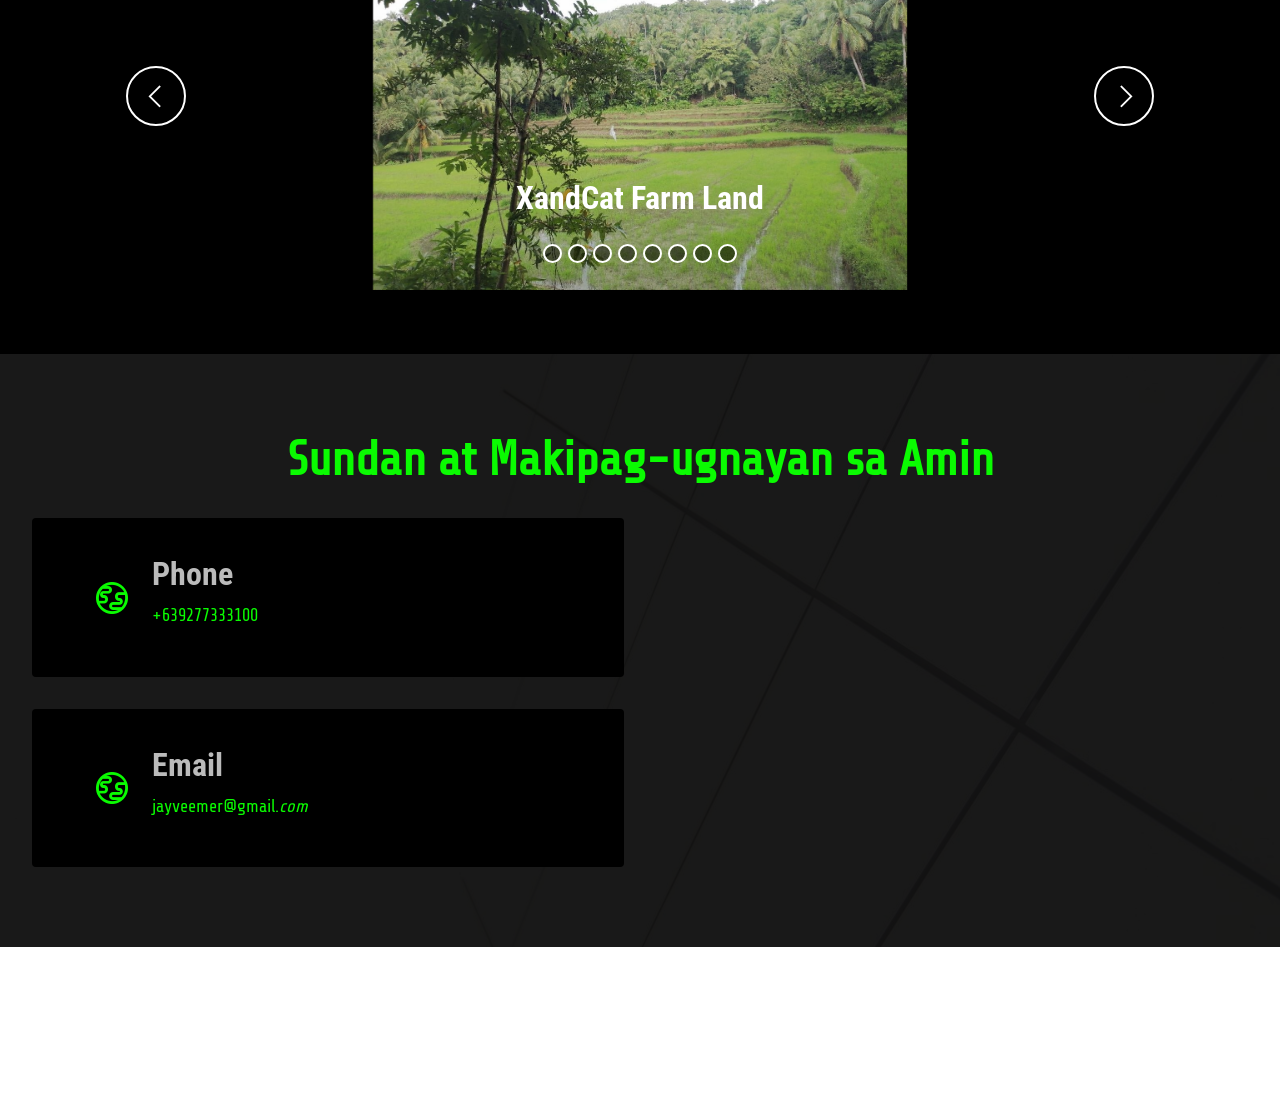
<file: page7.html>
<!DOCTYPE html>
<html  >
<head>
  <!-- Site made with Mobirise Website Builder v6.1.12, https://mobirise.com -->
  <meta charset="UTF-8">
  <meta http-equiv="X-UA-Compatible" content="IE=edge">
  <meta name="generator" content="Mobirise v6.1.12, mobirise.com">
  <meta name="viewport" content="width=device-width, initial-scale=1, minimum-scale=1">
  <link rel="shortcut icon" href="assets/images/xandcat-tech-logo-2-96x96.png" type="image/x-icon">
  <meta name="description" content="🟢 XandCat Farm
"Sariwang Ani mula sa Teknolohiya at Kalikasan"

Maligayang pagdating sa XandCat Farm, ang opisyal na agritech page ng XandCat Tech!

Itinatag noong Setyembre 29, 2026, ang XandCat Farm ay matatagpuan sa Brgy. Idiacacan, Pandan, Antique. Dito, pinagsasama namin ang makabagong ideya at likas na alaga sa lupa upang makapaghatid ng mataas na kalidad at sariwang ani para sa bawat pamilyang Pilipino.

Mula sa mga pangunahing pananim gaya ng Mais, Palay, at Monggo, hanggang sa mga paboritong gulay at prutas tulad ng Talong, Sitaw, Kangkong, Ube, Kamote, at Ubas—layunin naming magbigay ng malinis, ligtas, at abot-kayang produkto mula sa aming bukid deretso sa inyong lamesa.

🌿 Bakit XandCat Farm?
Mula sa Puso ng Antique: Tiyak na sariwa at direktang inani mula sa Idiacacan, Pandan.

Modernong Pamamahala: Pinapatakbo gamit ang estratehiya at dedikasyon ng XandCat Tech.

Kumpyansa sa Kalidad: Pananim na inalagaan nang tama para sa kalusugan ng komunidad.

📞 Sundan at Makipag-ugnayan sa Amin
May tanong o nais mag-order? Bisitahin ang aming opisyal na Facebook Page o magpadala ng mensahe para sa inyong mga pangangailangan sa ani at produktong bukid!

Isang simpleng ugnayan ng Teknolohiya x Agrikultura para sa mas maunlad na bukas.">
  
  
  <title>XandCat Farm</title>
  <link rel="stylesheet" href="assets/web/assets/mobirise-icons2/mobirise2.css">
  <link rel="stylesheet" href="assets/web/assets/mobirise-icons-bold/mobirise-icons-bold.css">
  <link rel="stylesheet" href="assets/bootstrap/css/bootstrap.min.css">
  <link rel="stylesheet" href="assets/parallax/jarallax.css">
  <link rel="stylesheet" href="assets/animatecss/animate.css">
  <link rel="stylesheet" href="assets/dropdown/css/style.css">
  <link rel="stylesheet" href="assets/socicon/css/styles.css">
  <link rel="stylesheet" href="assets/theme/css/style.css">
  <link rel="preload" href="https://fonts.googleapis.com/css?family=Share+Tech:400&display=swap" as="style" onload="this.onload=null;this.rel='stylesheet'">
  <noscript><link rel="stylesheet" href="https://fonts.googleapis.com/css?family=Share+Tech:400&display=swap"></noscript>
  <link rel="preload" href="https://fonts.googleapis.com/css?family=Roboto+Condensed:100,200,300,400,500,600,700,800,900,100i,200i,300i,400i,500i,600i,700i,800i,900i&display=swap" as="style" onload="this.onload=null;this.rel='stylesheet'">
  <noscript><link rel="stylesheet" href="https://fonts.googleapis.com/css?family=Roboto+Condensed:100,200,300,400,500,600,700,800,900,100i,200i,300i,400i,500i,600i,700i,800i,900i&display=swap"></noscript>
  <link rel="preload" href="https://fonts.googleapis.com/css?family=Share+Tech+Mono:400&display=swap" as="style" onload="this.onload=null;this.rel='stylesheet'">
  <noscript><link rel="stylesheet" href="https://fonts.googleapis.com/css?family=Share+Tech+Mono:400&display=swap"></noscript>
  <link rel="preload" as="style" href="assets/mobirise/css/mbr-additional.css?v=jis29b"><link rel="stylesheet" href="assets/mobirise/css/mbr-additional.css?v=jis29b" type="text/css">

  
  
  
</head>
<body>

<!-- Analytics -->
    <meta charset="UTF-8">
    <meta name="viewport" content="width=device-width, initial-scale=1.0">
    <meta name="description" content="XandCat: Elevating Your Digital Presence. Discover our comprehensive services, including website development, software engineering, graphic design, video editing, and technical solutions. Our unique approach blends expertise, passion, and client-centricity to deliver outstanding results that surpass expectations.">
    <meta name="keywords" content="XandCat, website development, software engineering, graphic design, video editing, computer repairs, laptop repairs, technical solutions, client-centric, exceptional results, digital presence">
    <meta name="author" content="Jayvee Mer Dela Cruz">
<!-- /Analytics -->


  
  <section data-bs-version="5.1" class="menu menu1 cid-vxDPAVRhbH" once="menu" id="menu1-36">
    

    <nav class="navbar navbar-dropdown navbar-expand-lg">
        <div class="container">
            <div class="navbar-brand">
                <span class="navbar-logo">
                    <a href="https://xandcat-tech-solutions.on.drv.tw">
                        <img src="assets/images/xandcat-tech-logo-2-96x96.webp" alt="XandCat Icon" style="height: 3rem;">
                    </a>
                </span>
                <span class="navbar-caption-wrap"><a class="navbar-caption text-primary display-5" href="https://xandcat-tech-solutions.on.drv.tw">XandCat</a></span>
            </div>
            <button class="navbar-toggler" type="button" data-toggle="collapse" data-bs-toggle="collapse" data-target="#navbarSupportedContent" data-bs-target="#navbarSupportedContent" aria-controls="navbarNavAltMarkup" aria-expanded="false" aria-label="Toggle navigation">
                <div class="hamburger">
                    <span></span>
                    <span></span>
                    <span></span>
                    <span></span>
                </div>
            </button>
            <div class="collapse navbar-collapse" id="navbarSupportedContent">
                <ul class="navbar-nav nav-dropdown nav-right" data-app-modern-menu="true"><li class="nav-item"><a class="nav-link link text-info display-4" href="index.html"><span class="mobi-mbri mobi-mbri-home mbr-iconfont mbr-iconfont-btn"></span>Home</a></li><li class="nav-item"><a class="nav-link link text-info text-primary display-4" href="page7.html"><span class="mobi-mbri mobi-mbri-sale mbr-iconfont mbr-iconfont-btn"></span>XandCat Farm</a></li><li class="nav-item dropdown"><a class="nav-link link dropdown-toggle text-info show display-4" href="About.html" data-toggle="dropdown-submenu" data-bs-toggle="dropdown" data-bs-auto-close="outside" aria-expanded="false">
                            About</a><div class="dropdown-menu show" aria-labelledby="dropdown-329" data-bs-popper="none"><a class="dropdown-item text-info text-primary display-4" href="About.html"><span class="mobi-mbri mobi-mbri-briefcase mbr-iconfont mbr-iconfont-btn"></span>About XandCat</a><a class="dropdown-item text-info text-primary display-4" href="Bio.html" target="_blank"><span class="mobi-mbri mobi-mbri-user mbr-iconfont mbr-iconfont-btn"></span>Jvmer Bio &amp; CV</a></div></li>
                    <li class="nav-item"><a class="nav-link link text-info display-4" href="Services.html"><span class="mobi-mbri mobi-mbri-features mbr-iconfont mbr-iconfont-btn"></span>
                            Services</a></li><li class="nav-item dropdown"><a class="nav-link link text-info dropdown-toggle display-4" href="Projects.html" aria-expanded="false" data-toggle="dropdown-submenu" data-bs-toggle="dropdown" data-bs-auto-close="outside"><span class="mobi-mbri mobi-mbri-opened-folder mbr-iconfont mbr-iconfont-btn"></span>Projects</a><div class="dropdown-menu" aria-labelledby="dropdown-226"><a class="show text-info dropdown-item display-4" href="Projects.html"><span class="mobi-mbri mobi-mbri-code mbr-iconfont mbr-iconfont-btn"></span>Website &amp; WebApps</a><a class="show text-info dropdown-item text-primary display-4" href="Tshirt Design.html" target="_blank"><span class="mobi-mbri mobi-mbri-change-style mbr-iconfont mbr-iconfont-btn"></span>T-Shirts Designs</a><a class="show text-info dropdown-item text-primary display-4" href="https://xandcattech.itch.io/" target="_blank"><span class="socicon socicon-itchio mbr-iconfont mbr-iconfont-btn"></span>Games &amp; Mods</a></div></li>
                    <li class="nav-item"><a class="nav-link link text-info display-4" href="Contact.html"><span class="mbrib-letter mbr-iconfont mbr-iconfont-btn"></span>Contacts</a>
                    </li></ul>
                
                
            </div>
        </div>
    </nav>
</section>

<section data-bs-version="5.1" class="image2 cid-vxDPAWcDoD" id="image2-37">
    

    
    

    <div class="container">
        <div class="row align-items-center">
            <div class="col-12 col-lg-5">
                <div class="image-wrapper">
                    <img src="assets/images/xandcat20farm20logo-1024x1024.webp" alt="Xand Cat About Image">
                    
                </div>
            </div>
            <div class="col-12 col-lg">
                <div class="text-wrapper">
                    <h2 class="mbr-section-title mbr-fonts-style mb-3 display-2"><strong>XandCat Farm🌽</strong></h2>
                    <p class="mbr-text mbr-fonts-style display-7"><br><strong>Sariwang Ani mula sa Teknolohiya at Kalikasan<br></strong>Maligayang pagdating sa XandCat Farm, ang opisyal na agritech page ng XandCat Tech!<br><br>Itinatag noong Setyembre 29, 2026, ang XandCat Farm ay matatagpuan sa Brgy. Idiacacan, Pandan, Antique. Dito, pinagsasama namin ang makabagong ideya at likas na alaga sa lupa upang makapaghatid ng mataas na kalidad at sariwang ani para sa bawat pamilyang Pilipino.<br><br>Mula sa mga pangunahing pananim gaya ng Mais, Palay, at Monggo, hanggang sa mga paboritong gulay at prutas tulad ng Talong, Sitaw, Kangkong, Ube, Kamote, at Ubas—layunin naming magbigay ng malinis, ligtas, at abot-kayang produkto mula sa aming bukid deretso sa inyong lamesa.<br></p>
                </div>
            </div>
        </div>
    </div>
</section>

<section data-bs-version="5.1" class="image1 cid-vxEkWql7L0" id="image1-3e">
    

    
    

    <div class="container">
        <div class="row align-items-center">
            <div class="col-12 col-lg-7">
                <div class="image-wrapper">
                    <img src="assets/images/asasas-816x654.webp" alt="XandCat Farm">
                    
                </div>
            </div>
            <div class="col-12 col-lg">
                <div class="text-wrapper">
                    <h3 class="mbr-section-title mbr-fonts-style mb-3 display-5"><strong>🌿 Bakit XandCat Farm?</strong></h3>
                    <p class="mbr-text mbr-fonts-style display-7">Mula sa Puso ng Antique: Tiyak na sariwa at direktang inani mula sa Idiacacan, Pandan.
<br>
<br>Modernong Pamamahala: Pinapatakbo gamit ang estratehiya at dedikasyon ng XandCat Tech.
<br>
<br>Kumpyansa sa Kalidad: Pananim na inalagaan nang tama para sa kalusugan ng komunidad.</p>
                </div>
            </div>
        </div>
    </div>
</section>

<section data-bs-version="5.1" class="slider2 cid-vxEmSBR7QH" id="slider2-3f">
    

    
    <div class="container">
        <div class="row justify-content-center">
            <div class="col-12 col-md-12">
                <div class="carousel slide" id="vxEPxyf3Xf" data-interval="5000" data-bs-interval="5000">
                    <ol class="carousel-indicators">
                        <li data-slide-to="0" data-bs-slide-to="0" class="active" data-target="#vxEPxyf3Xf" data-bs-target="#vxEPxyf3Xf"></li>
                        <li data-slide-to="1" data-bs-slide-to="1" data-target="#vxEPxyf3Xf" data-bs-target="#vxEPxyf3Xf"></li>
                        <li data-slide-to="2" data-bs-slide-to="2" data-target="#vxEPxyf3Xf" data-bs-target="#vxEPxyf3Xf"></li><li data-slide-to="3" data-bs-slide-to="3" data-target="#vxEPxyf3Xf" data-bs-target="#vxEPxyf3Xf"></li><li data-slide-to="4" data-bs-slide-to="4" data-target="#vxEPxyf3Xf" data-bs-target="#vxEPxyf3Xf"></li><li data-slide-to="5" data-bs-slide-to="5" data-target="#vxEPxyf3Xf" data-bs-target="#vxEPxyf3Xf"></li><li data-slide-to="6" data-bs-slide-to="6" data-target="#vxEPxyf3Xf" data-bs-target="#vxEPxyf3Xf"></li><li data-slide-to="7" data-bs-slide-to="7" data-target="#vxEPxyf3Xf" data-bs-target="#vxEPxyf3Xf"></li>
                    </ol>
                    <div class="carousel-inner">
                        <div class="carousel-item slider-image item active">
                            <div class="item-wrapper">
                                
                                <img class="d-block w-100" src="assets/images/photo-2026-10-10-21-23-53-1280x960.webp" alt="XandCat Farm" data-slide-to="0" data-bs-slide-to="0">
                                <div class="carousel-caption d-none d-md-block">
                                    <h5 class="mbr-section-subtitle mbr-fonts-style display-5">
                                        <strong>XandCat Farm Land</strong></h5>
                                    
                                </div>
                            </div>
                        </div>
                        <div class="carousel-item slider-image item">
                            <div class="item-wrapper">
                                
                                <img class="d-block w-100" src="assets/images/photo-2026-10-02-15-01-12-1280x960.webp" alt="XandCat Farm" data-slide-to="1" data-bs-slide-to="1">
                                <div class="carousel-caption d-none d-md-block">
                                    <h5 class="mbr-section-subtitle mbr-fonts-style display-5">
                                        <strong>Bamboo Lumber</strong></h5>
                                    
                                </div>
                            </div>
                        </div>
                        <div class="carousel-item slider-image item">
                            <div class="item-wrapper">
                                
                                <img class="d-block w-100" src="assets/images/photo-2026-10-10-21-25-39-960x1280.webp" alt="Mobirise Website Builder" data-slide-to="2" data-bs-slide-to="2">
                                <div class="carousel-caption d-none d-md-block">
                                    <h5 class="mbr-section-subtitle mbr-fonts-style display-5">
                                        <strong>Grapes Sprout</strong></h5>
                                    
                                </div>
                            </div>
                        </div><div class="carousel-item slider-image item">
                            <div class="item-wrapper">
                                
                                <img class="d-block w-100" src="assets/images/photo-2026-10-03-17-40-49-960x434.webp" alt="Mobirise Website Builder" data-slide-to="3" data-bs-slide-to="3">
                                <div class="carousel-caption d-none d-md-block">
                                    <h5 class="mbr-section-subtitle mbr-fonts-style display-5">
                                        <strong>Dwarf Coconut Seedlings</strong></h5>
                                    
                                </div>
                            </div>
                        </div><div class="carousel-item slider-image item">
                            <div class="item-wrapper">
                                
                                <img class="d-block w-100" src="assets/images/photo-2026-10-10-21-23-49-960x720.webp" alt="Mobirise Website Builder" data-slide-to="4" data-bs-slide-to="4">
                                <div class="carousel-caption d-none d-md-block">
                                    <h5 class="mbr-section-subtitle mbr-fonts-style display-5">
                                        <strong>Corns</strong></h5>
                                    
                                </div>
                            </div>
                        </div><div class="carousel-item slider-image item">
                            <div class="item-wrapper">
                                
                                <img class="d-block w-100" src="assets/images/photo-2026-10-10-21-25-36-960x720.webp" alt="Mobirise Website Builder" data-slide-to="5" data-bs-slide-to="5">
                                <div class="carousel-caption d-none d-md-block">
                                    <h5 class="mbr-section-subtitle mbr-fonts-style display-5">
                                        <strong>Corn Seedlings</strong></h5>
                                    
                                </div>
                            </div>
                        </div><div class="carousel-item slider-image item">
                            <div class="item-wrapper">
                                
                                <img class="d-block w-100" src="assets/images/photo-2026-10-10-21-25-40202-960x720.webp" alt="Mobirise Website Builder" data-slide-to="6" data-bs-slide-to="6">
                                <div class="carousel-caption d-none d-md-block">
                                    <h5 class="mbr-section-subtitle mbr-fonts-style display-5"><strong>Corn Sprout</strong></h5>
                                    
                                </div>
                            </div>
                        </div><div class="carousel-item slider-image item">
                            <div class="item-wrapper">
                                
                                <img class="d-block w-100" src="assets/images/photo-2026-10-10-21-25-35-960x215.webp" alt="Mobirise Website Builder" data-slide-to="7" data-bs-slide-to="7">
                                <div class="carousel-caption d-none d-md-block">
                                    <h5 class="mbr-section-subtitle mbr-fonts-style display-5">
                                        <strong>Xand Cat Farm Land</strong></h5>
                                    
                                </div>
                            </div>
                        </div>
                    </div>
                    <a class="carousel-control carousel-control-prev" role="button" data-slide="prev" data-bs-slide="prev" href="#vxEPxyf3Xf">
                        <span class="mobi-mbri mobi-mbri-arrow-prev" aria-hidden="true"></span>
                        <span class="sr-only visually-hidden">Previous</span>
                    </a>
                    <a class="carousel-control carousel-control-next" role="button" data-slide="next" data-bs-slide="next" href="#vxEPxyf3Xf">
                        <span class="mobi-mbri mobi-mbri-arrow-next" aria-hidden="true"></span>
                        <span class="sr-only visually-hidden">Next</span>
                    </a>
                </div>
            </div>
        </div>
    </div>
</section>

<section data-bs-version="5.1" class="contacts3 map1 cid-vxDPAXcQPs" id="contacts3-3b">

    

    
    <div class="mbr-overlay" style="opacity: 0.9; background-color: rgb(0, 0, 0);"></div>
    <div class="container-fluid">
        <div class="mbr-section-head">
            <h3 class="mbr-section-title mbr-fonts-style align-center mb-0 display-2"><strong>Sundan at Makipag-ugnayan sa Amin</strong></h3>
            
        </div>
        <div class="row justify-content-center mt-4">
            <div class="card col-12 col-md-6">
                <div class="card-wrapper">
                    <div class="image-wrapper">
                        <span class="mbr-iconfont mobi-mbri-globe mobi-mbri"></span>
                    </div>
                    <div class="text-wrapper">
                        <h6 class="card-title mbr-fonts-style mb-1 display-5">
                            <strong>Phone</strong>
                        </h6>
                        <p class="mbr-text mbr-fonts-style display-7">+639277333100</p>
                    </div>
                </div>
                <div class="card-wrapper">
                    <div class="image-wrapper">
                        <span class="mbr-iconfont mobi-mbri-globe mobi-mbri"></span>
                    </div>
                    <div class="text-wrapper">
                        <h6 class="card-title mbr-fonts-style mb-1 display-5">
                            <strong>Email</strong>
                        </h6>
                        <p class="mbr-text mbr-fonts-style display-7">jayveemer@gmail.<em>com</em></p>
                    </div>
                </div>
            </div>
            <div class="map-wrapper col-12 col-md-6">
                <div class="google-map"><iframe frameborder="0" style="border:0" src="https://www.google.com/maps/embed?pb=!1m18!1m12!1m3!1d3907.0970765731927!2d122.0988765747769!3d11.687532241728539!2m3!1f0!2f0!3f0!3m2!1i1024!2i768!4f13.1!3m3!1m2!1s0x33a56536095c8491%3A0x7f91708749794c26!2sXandCat%20Tech%20Solution%20%E2%80%93%20Idiacacan%20Beach%20House!5e0!3m2!1sen!2sph!4v1791642848602!5m2!1sen!2sph" allowfullscreen=""></iframe></div>
            </div>
        </div>
    </div>
</section>

<section data-bs-version="5.1" class="footer3 cid-vxDPAXw0LB mbr-reveal" once="footers" id="footer3-3c">

    

    

    <div class="container">
        <div class="media-container-row align-center mbr-white">
            <div class="row row-links">
                <ul class="foot-menu">
                    
                    
                    
                    
                    
                <li class="foot-menu-item mbr-fonts-style display-7"><a href="index.html" class="text-primary">Home</a></li><li class="foot-menu-item mbr-fonts-style display-7">
                        <a class="text-primary" href="page1.html" target="_blank">About</a></li><li class="foot-menu-item mbr-fonts-style display-7"><a href="Services.html" class="text-primary">Services</a></li><li class="foot-menu-item mbr-fonts-style display-7"><a href="Projects.html" class="text-primary">Project</a></li><li class="foot-menu-item mbr-fonts-style display-7"><a href="Contact.html" class="text-primary">Contact</a></li></ul>
            </div>
            <div class="row social-row">
                <div class="social-list align-right pb-2">
                    
                    
                    
                    
                    
                    
                <div class="soc-item">
                        <a href="https://www.facebook.com/xandcat.ceo" target="_blank">
                            <span class="mbr-iconfont mbr-iconfont-social socicon-facebook socicon"></span>
                        </a>
                    </div><div class="soc-item">
                        <a href="mailto:jayveemer@gmail.com">
                            <span class="mbr-iconfont mbr-iconfont-social socicon-mail socicon"></span>
                        </a>
                    </div><div class="soc-item">
                        <a href="https://xandcattech.itch.io/" target="_blank">
                            <span class="mbr-iconfont mbr-iconfont-social socicon-itchio socicon"></span>
                        </a>
                    </div><div class="soc-item">
                        <a href="http://www.linkedin.com/in/jayveemer/" target="_blank">
                            <span class="mbr-iconfont mbr-iconfont-social socicon-linkedin socicon"></span>
                        </a>
                    </div></div>
            </div>
            <div class="row row-copirayt">
                <p class="mbr-text mb-0 mbr-fonts-style mbr-white align-center display-7">
                    © Copyright 2025<a href="index.html" class="text-primary">&nbsp;XandCat Tech Solution</a>. All Rights Reserved.
                </p>
            </div>
        </div>
    </div>
</section><script src="assets/bootstrap/js/bootstrap.bundle.min.js"></script>  <script src="assets/parallax/jarallax.js"></script>  <script src="assets/smoothscroll/smooth-scroll.js"></script>  <script src="assets/ytplayer/index.js"></script>  <script src="assets/dropdown/js/navbar-dropdown.js"></script>  <script src="assets/theme/js/script.js"></script>  
  
  
 <div id="scrollToTop" class="scrollToTop mbr-arrow-up"><a style="text-align: center;"><i class="mbr-arrow-up-icon mbr-arrow-up-icon-cm cm-icon cm-icon-smallarrow-up"></i></a></div>
    <input name="animation" type="hidden">
  </body>
</html>
</file>
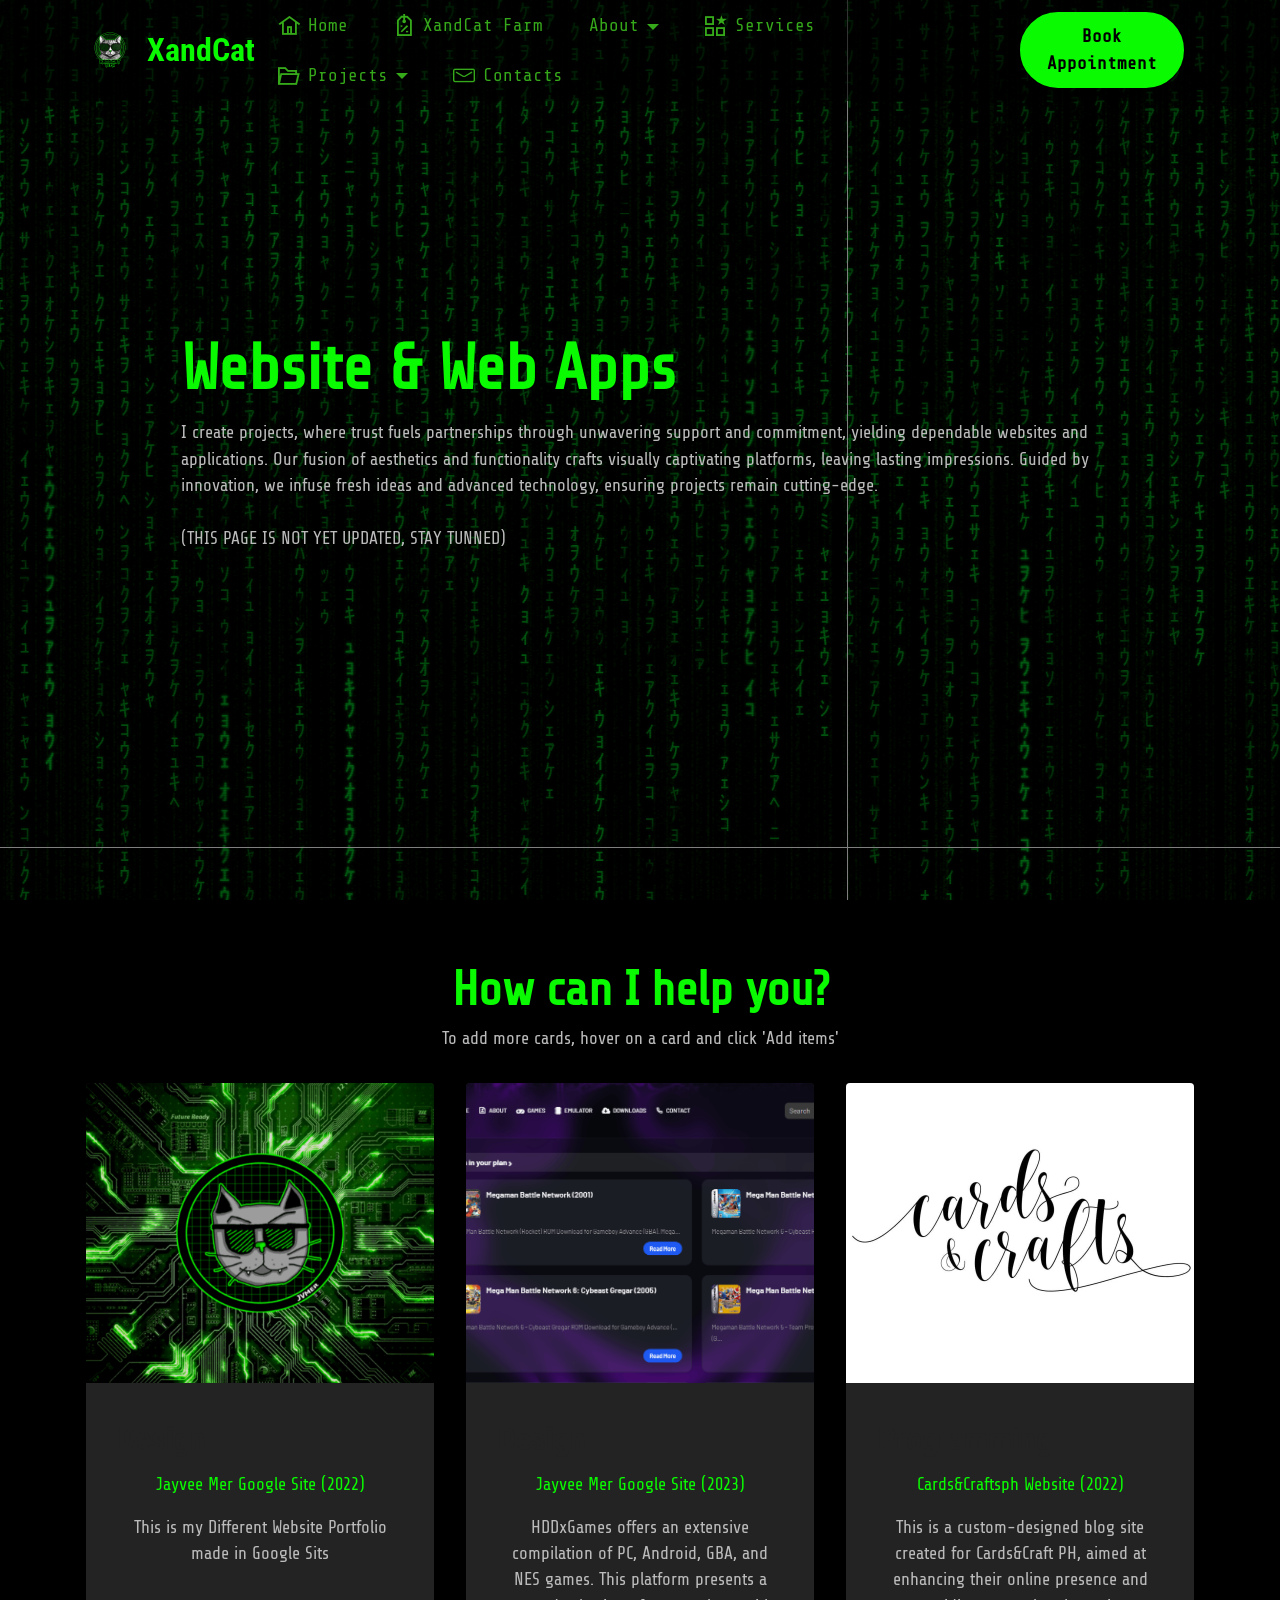
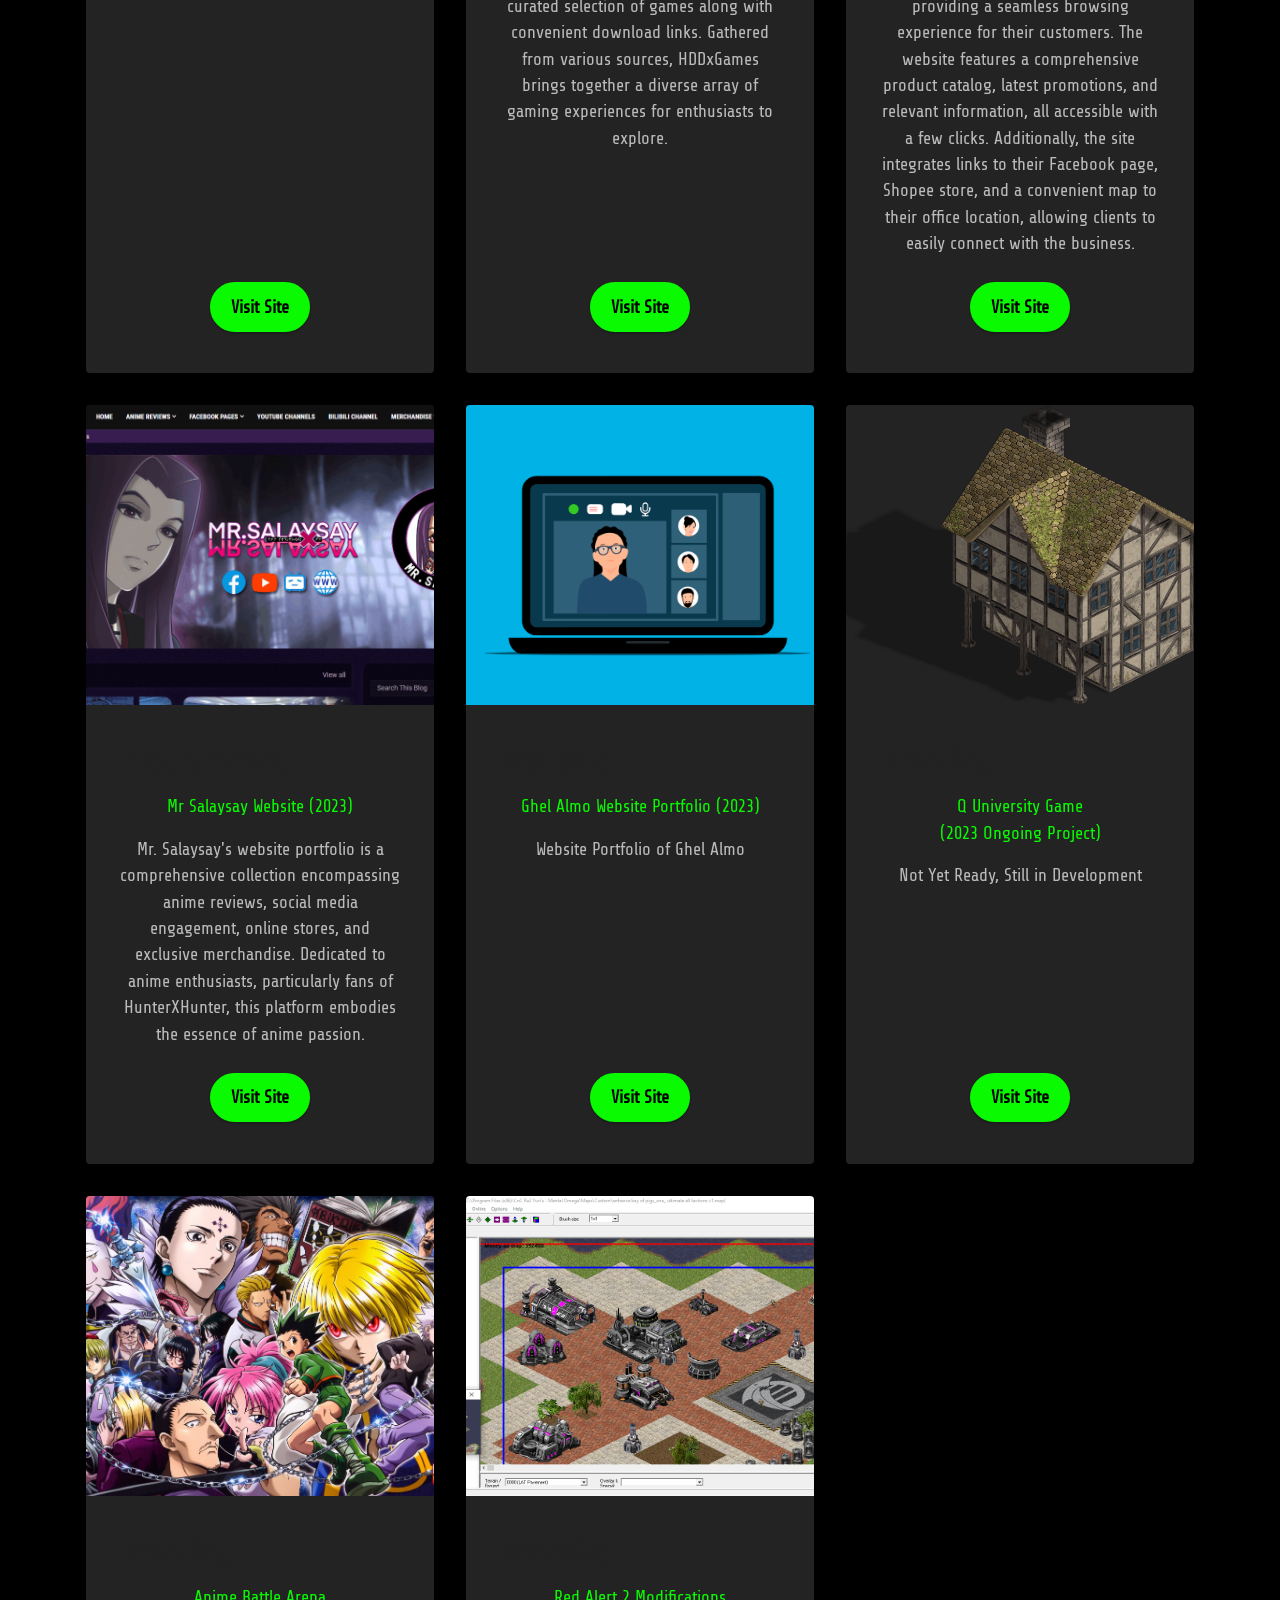
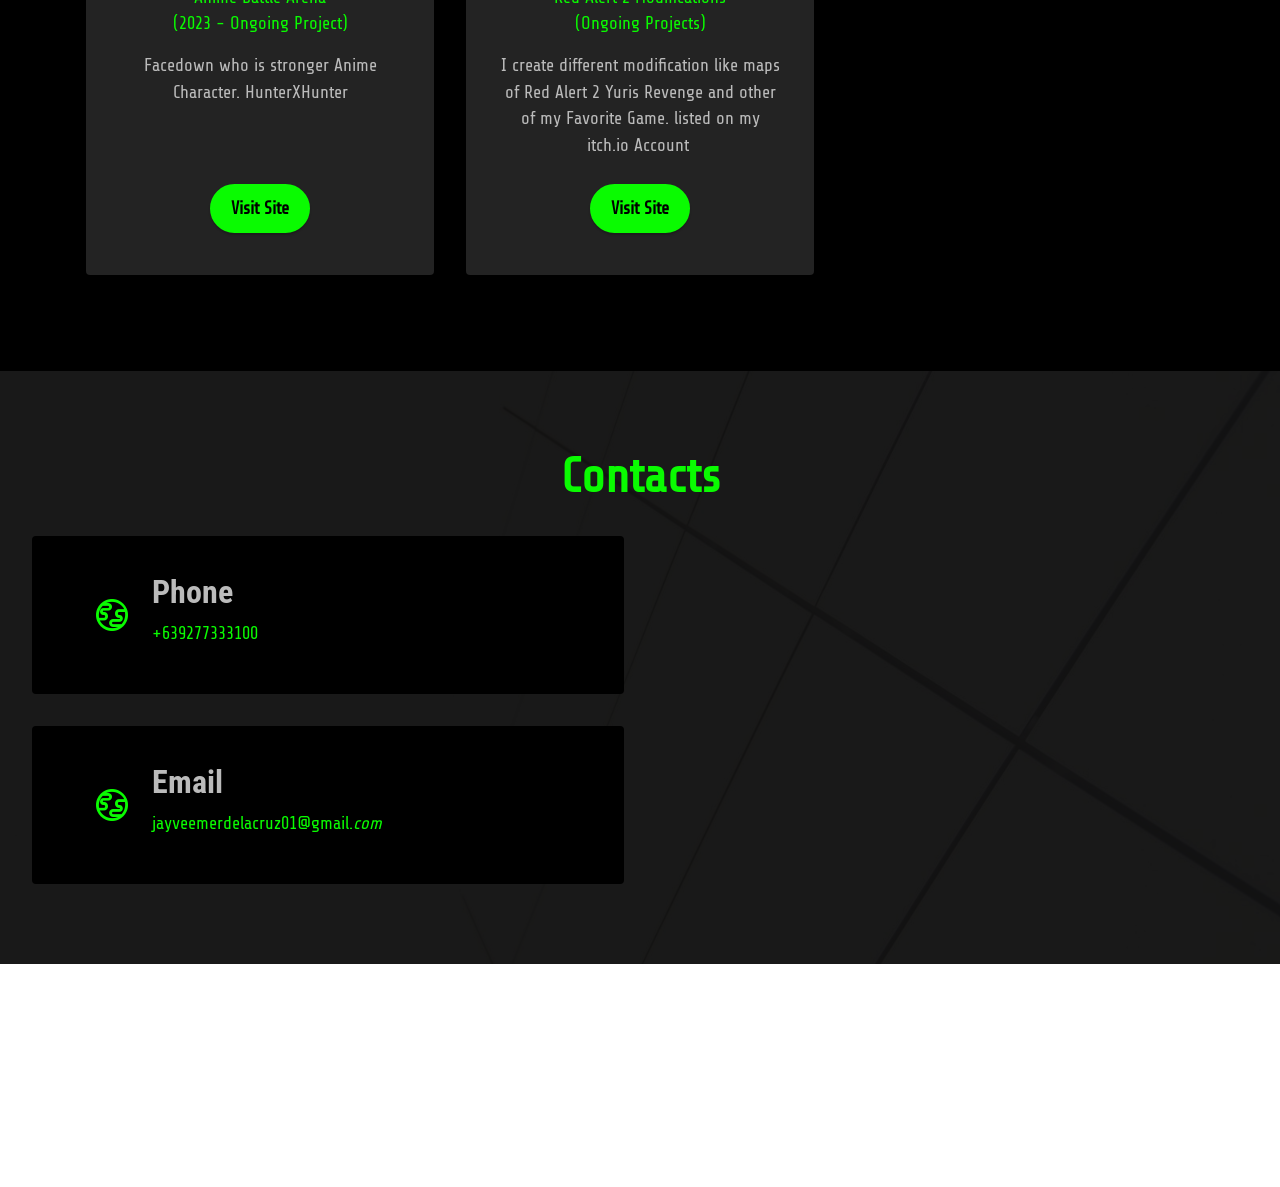
<file: Projects.html>
<!DOCTYPE html>
<html  >
<head>
  <!-- Site made with Mobirise Website Builder v6.1.12, https://mobirise.com -->
  <meta charset="UTF-8">
  <meta http-equiv="X-UA-Compatible" content="IE=edge">
  <meta name="generator" content="Mobirise v6.1.12, mobirise.com">
  <meta name="viewport" content="width=device-width, initial-scale=1, minimum-scale=1">
  <link rel="shortcut icon" href="assets/images/xandcat-tech-logo-2-96x96.png" type="image/x-icon">
  <meta name="description" content="I create projects, where trust fuels partnerships through unwavering support and commitment, yielding dependable websites and applications. Our fusion of aesthetics and functionality crafts visually captivating platforms, leaving lasting impressions. Guided by innovation, we infuse fresh ideas and advanced technology, ensuring projects remain cutting-edge.">
  
  
  <title>Projects of XandCat Tech Solutions</title>
  <link rel="stylesheet" href="assets/web/assets/mobirise-icons2/mobirise2.css">
  <link rel="stylesheet" href="assets/web/assets/mobirise-icons-bold/mobirise-icons-bold.css">
  <link rel="stylesheet" href="assets/bootstrap/css/bootstrap.min.css">
  <link rel="stylesheet" href="assets/parallax/jarallax.css">
  <link rel="stylesheet" href="assets/dropdown/css/style.css">
  <link rel="stylesheet" href="assets/socicon/css/styles.css">
  <link rel="stylesheet" href="assets/theme/css/style.css">
  <link rel="preload" href="https://fonts.googleapis.com/css?family=Share+Tech:400&display=swap" as="style" onload="this.onload=null;this.rel='stylesheet'">
  <noscript><link rel="stylesheet" href="https://fonts.googleapis.com/css?family=Share+Tech:400&display=swap"></noscript>
  <link rel="preload" href="https://fonts.googleapis.com/css?family=Roboto+Condensed:100,200,300,400,500,600,700,800,900,100i,200i,300i,400i,500i,600i,700i,800i,900i&display=swap" as="style" onload="this.onload=null;this.rel='stylesheet'">
  <noscript><link rel="stylesheet" href="https://fonts.googleapis.com/css?family=Roboto+Condensed:100,200,300,400,500,600,700,800,900,100i,200i,300i,400i,500i,600i,700i,800i,900i&display=swap"></noscript>
  <link rel="preload" href="https://fonts.googleapis.com/css?family=Share+Tech+Mono:400&display=swap" as="style" onload="this.onload=null;this.rel='stylesheet'">
  <noscript><link rel="stylesheet" href="https://fonts.googleapis.com/css?family=Share+Tech+Mono:400&display=swap"></noscript>
  <link rel="preload" as="style" href="assets/mobirise/css/mbr-additional.css?v=NoyBF7"><link rel="stylesheet" href="assets/mobirise/css/mbr-additional.css?v=NoyBF7" type="text/css">

  
  
  
</head>
<body>

<!-- Analytics -->
    <meta charset="UTF-8">
    <meta name="viewport" content="width=device-width, initial-scale=1.0">
    <meta name="description" content="XandCat: Elevating Your Digital Presence. Discover our comprehensive services, including website development, software engineering, graphic design, video editing, and technical solutions. Our unique approach blends expertise, passion, and client-centricity to deliver outstanding results that surpass expectations.">
    <meta name="keywords" content="XandCat, website development, software engineering, graphic design, video editing, computer repairs, laptop repairs, technical solutions, client-centric, exceptional results, digital presence">
    <meta name="author" content="Jayvee Mer Dela Cruz">
<!-- /Analytics -->


  
  <section data-bs-version="5.1" class="menu menu1 cid-tFTQeGrYPI" once="menu" id="menu1-14">
    

    <nav class="navbar navbar-dropdown navbar-fixed-top navbar-expand-lg">
        <div class="container">
            <div class="navbar-brand">
                <span class="navbar-logo">
                    <a href="https://xandcat-tech-solutions.on.drv.tw">
                        <img src="assets/images/xandcat-tech-logo-2-96x96.webp" alt="XandCat Icon" style="height: 3rem;">
                    </a>
                </span>
                <span class="navbar-caption-wrap"><a class="navbar-caption text-primary display-5" href="https://xandcat-tech-solutions.on.drv.tw">XandCat</a></span>
            </div>
            <button class="navbar-toggler" type="button" data-toggle="collapse" data-bs-toggle="collapse" data-target="#navbarSupportedContent" data-bs-target="#navbarSupportedContent" aria-controls="navbarNavAltMarkup" aria-expanded="false" aria-label="Toggle navigation">
                <div class="hamburger">
                    <span></span>
                    <span></span>
                    <span></span>
                    <span></span>
                </div>
            </button>
            <div class="collapse navbar-collapse" id="navbarSupportedContent">
                <ul class="navbar-nav nav-dropdown" data-app-modern-menu="true"><li class="nav-item"><a class="nav-link link text-info display-4" href="index.html"><span class="mobi-mbri mobi-mbri-home mbr-iconfont mbr-iconfont-btn"></span>Home</a></li><li class="nav-item"><a class="nav-link link text-info text-primary display-4" href="XandCat Farm.html"><span class="mobi-mbri mobi-mbri-sale mbr-iconfont mbr-iconfont-btn"></span>XandCat Farm</a></li><li class="nav-item dropdown open"><a class="nav-link link dropdown-toggle text-info show display-4" href="About.html" data-toggle="dropdown-submenu" data-bs-toggle="dropdown" data-bs-auto-close="outside" aria-expanded="true">
                            About</a><div class="dropdown-menu show" aria-labelledby="dropdown-329" data-bs-popper="none"><a class="dropdown-item text-info text-primary display-4" href="About.html"><span class="mobi-mbri mobi-mbri-briefcase mbr-iconfont mbr-iconfont-btn"></span>About XandCat</a><a class="dropdown-item text-info text-primary display-4" href="Bio.html" target="_blank"><span class="mobi-mbri mobi-mbri-user mbr-iconfont mbr-iconfont-btn"></span>Jvmer Bio &amp; CV</a></div></li>
                    <li class="nav-item"><a class="nav-link link text-info display-4" href="Services.html"><span class="mobi-mbri mobi-mbri-features mbr-iconfont mbr-iconfont-btn"></span>
                            Services</a></li><li class="nav-item dropdown"><a class="nav-link link text-info dropdown-toggle display-4" href="Projects.html" aria-expanded="false" data-toggle="dropdown-submenu" data-bs-toggle="dropdown" data-bs-auto-close="outside"><span class="mobi-mbri mobi-mbri-opened-folder mbr-iconfont mbr-iconfont-btn"></span>Projects</a><div class="dropdown-menu" aria-labelledby="dropdown-226"><a class="show text-info dropdown-item display-4" href="Projects.html"><span class="mobi-mbri mobi-mbri-code mbr-iconfont mbr-iconfont-btn"></span>Website &amp; WebApps</a><a class="show text-info dropdown-item text-primary display-4" href="Tshirt Design.html" target="_blank"><span class="mobi-mbri mobi-mbri-change-style mbr-iconfont mbr-iconfont-btn"></span>T-Shirts Designs</a><a class="show text-info dropdown-item text-primary display-4" href="https://xandcattech.itch.io/" target="_blank"><span class="socicon socicon-itchio mbr-iconfont mbr-iconfont-btn"></span>Games &amp; Mods</a></div></li>
                    <li class="nav-item"><a class="nav-link link text-info display-4" href="Contact.html"><span class="mbrib-letter mbr-iconfont mbr-iconfont-btn"></span>Contacts</a>
                    </li></ul>
                
                <div class="navbar-buttons mbr-section-btn"><a class="btn btn-primary display-4" href="https://mobiri.se">Book Appointment</a></div>
            </div>
        </div>
    </nav>
</section>

<section data-bs-version="5.1" class="header13 cid-tFTQeHEnPO mbr-fullscreen mbr-parallax-background" id="header13-15">

    

    
    <div class="mbr-overlay" style="opacity: 0.5; background-color: rgb(0, 0, 0);"></div>

    <div class="align-center container">
        <div class="row justify-content-center">
            <div class="col-12 col-lg-10">
                <h1 class="mbr-section-title mbr-fonts-style mb-3 display-1"><strong>Website &amp; Web Apps</strong></h1>
                
                <p class="mbr-text mbr-fonts-style mb-3 display-7">I create projects, where trust fuels partnerships through unwavering support and commitment, yielding dependable websites and applications. Our fusion of aesthetics and functionality crafts visually captivating platforms, leaving lasting impressions. Guided by innovation, we infuse fresh ideas and advanced technology, ensuring projects remain cutting-edge.<br><br>(THIS PAGE IS NOT YET UPDATED, STAY TUNNED)</p>
                
                
            </div>
        </div>
    </div>
</section>

<section data-bs-version="5.1" class="features4 cid-tFTQeJ7CEv" id="features4-16">
    
    
    <div class="container">
        <div class="mbr-section-head">
            <h4 class="mbr-section-title mbr-fonts-style align-center mb-0 display-2"><strong>How can I help you?</strong></h4>
            <h5 class="mbr-section-subtitle mbr-fonts-style align-center mb-0 mt-2 display-7">To add more cards, hover on a card and
                click 'Add items'</h5>
        </div>
        <div class="row mt-4">
            <div class="item features-image сol-12 col-md-6 col-lg-4 active">
                <div class="item-wrapper">
                    <div class="item-img">
                        <a href="https://sites.google.com/view/jayveemer" target="_blank"><img src="assets/images/2-696x391.webp" alt="Xandcat Google Site Website" title="" data-slide-to="0" data-bs-slide-to="0"></a>
                    </div>
                    <div class="item-content">
                        <h5 class="item-title mbr-fonts-style display-5"><strong>Design</strong></h5>
                        <h6 class="item-subtitle mbr-fonts-style mt-1 display-7">Jayvee Mer Google Site (2022)</h6>
                        <p class="mbr-text mbr-fonts-style mt-3 display-7">This is my Different Website Portfolio made in Google Sits</p>
                    </div>
                    <div class="mbr-section-btn item-footer mt-2"><a href="https://sites.google.com/view/jayveemer" class="btn item-btn btn-primary display-7" target="_blank">Visit Site</a></div>
                </div>
            </div><div class="item features-image сol-12 col-md-6 col-lg-4 active">
                <div class="item-wrapper">
                    <div class="item-img">
                        <a href="https://hddxgames.blogspot.com/" target="_blank"><img src="assets/images/hddxgames-1352x627.webp" alt="HDDxGames Website Image" title="" data-slide-to="1" data-bs-slide-to="1"></a>
                    </div>
                    <div class="item-content">
                        <h5 class="item-title mbr-fonts-style display-5"><strong>Design</strong></h5>
                        <h6 class="item-subtitle mbr-fonts-style mt-1 display-7">Jayvee Mer Google Site (2023)</h6>
                        <p class="mbr-text mbr-fonts-style mt-3 display-7">HDDxGames offers an extensive compilation of PC, Android, GBA, and NES games. This platform presents a curated selection of games along with convenient download links. Gathered from various sources, HDDxGames brings together a diverse array of gaming experiences for enthusiasts to explore.</p>
                    </div>
                    <div class="mbr-section-btn item-footer mt-2"><a href="https://sites.google.com/view/jayveemer" class="btn item-btn btn-primary display-7" target="_blank">Visit Site</a></div>
                </div>
            </div><div class="item features-image сol-12 col-md-6 col-lg-4">
                <div class="item-wrapper">
                    <div class="item-img">
                        <a href="https://cardsandcraftsph.blogspot.com/" target="_blank"><img src="assets/images/327157523-549795863783618-7254178731777663456-n-696x696.webp" alt="Cards and Crafts Website Image" title="" data-slide-to="2" data-bs-slide-to="2"></a>
                    </div>
                    <div class="item-content">
                        <h5 class="item-title mbr-fonts-style display-5"><strong>Programming</strong></h5>
                        <h6 class="item-subtitle mbr-fonts-style mt-1 display-7">Cards&amp;Craftsph Website (2022)</h6>
                        <p class="mbr-text mbr-fonts-style mt-3 display-7">This is a custom-designed blog site created for Cards&amp;Craft PH, aimed at enhancing their online presence and providing a seamless browsing experience for their customers. The website features a comprehensive product catalog, latest promotions, and relevant information, all accessible with a few clicks. Additionally, the site integrates links to their Facebook page, Shopee store, and a convenient map to their office location, allowing clients to easily connect with the business.</p>
                    </div>
                    <div class="mbr-section-btn item-footer mt-2"><a href="https://cardsandcraftsph.blogspot.com/" class="btn item-btn btn-primary display-7" target="_blank">Visit Site</a></div>
                </div>
            </div><div class="item features-image сol-12 col-md-6 col-lg-4">
                <div class="item-wrapper">
                    <div class="item-img">
                        <a href="https://mrsalaysayph.blogspot.com/" target="_blank"><img src="assets/images/mrsalaysay-1112x626.webp" alt="Mr. Salaysay Website" title="" data-slide-to="3" data-bs-slide-to="3"></a>
                    </div>
                    <div class="item-content">
                        <h5 class="item-title mbr-fonts-style display-5"><strong>Programming</strong></h5>
                        <h6 class="item-subtitle mbr-fonts-style mt-1 display-7">Mr Salaysay Website (2023)</h6>
                        <p class="mbr-text mbr-fonts-style mt-3 display-7">Mr. Salaysay's website portfolio is a comprehensive collection encompassing anime reviews, social media engagement, online stores, and exclusive merchandise. Dedicated to anime enthusiasts, particularly fans of HunterXHunter, this platform embodies the essence of anime passion.</p>
                    </div>
                    <div class="mbr-section-btn item-footer mt-2"><a href="https://mrsalaysayph.blogspot.com/" class="btn item-btn btn-primary display-7" target="_blank">Visit Site</a></div>
                </div>
            </div><div class="item features-image сol-12 col-md-6 col-lg-4">
                <div class="item-wrapper">
                    <div class="item-img">
                        <a href="https://xandcat-tech-solutions.on.drv.tw/GhelAlmo/" target="_blank"><img src="assets/images/mbr-1920x1441.webp" alt="Ghen Almo Website Portfolio Image" title="" data-slide-to="4" data-bs-slide-to="4"></a>
                    </div>
                    <div class="item-content">
                        <h5 class="item-title mbr-fonts-style display-5"><strong>Branding</strong></h5>
                        <h6 class="item-subtitle mbr-fonts-style mt-1 display-7">Ghel Almo Website Portfolio (2023)</h6>
                        <p class="mbr-text mbr-fonts-style mt-3 display-7">Website Portfolio of Ghel Almo</p>
                    </div>
                    <div class="mbr-section-btn item-footer mt-2"><a href="https://xandcat-tech-solutions.on.drv.tw/GhelAlmo/" class="btn item-btn btn-primary display-7" target="_blank">Visit Site</a></div>
                </div>
            </div><div class="item features-image сol-12 col-md-6 col-lg-4">
                <div class="item-wrapper">
                    <div class="item-img">
                        <a href="https://xandcat-tech-solutions.on.drv.tw/Q-University/" target="_blank"><img src="assets/images/building-04-normal-696x555.webp" alt="Q-University Website Image" title="" data-slide-to="5" data-bs-slide-to="5"></a>
                    </div>
                    <div class="item-content">
                        <h5 class="item-title mbr-fonts-style display-5"><strong>Branding</strong></h5>
                        <h6 class="item-subtitle mbr-fonts-style mt-1 display-7">Q University Game <br>(2023 Ongoing Project)</h6>
                        <p class="mbr-text mbr-fonts-style mt-3 display-7">Not Yet Ready, Still in Development<br></p>
                    </div>
                    <div class="mbr-section-btn item-footer mt-2"><a href="https://xandcat-tech-solutions.on.drv.tw/Q-University/" class="btn item-btn btn-primary display-7" target="_blank">Visit Site</a></div>
                </div>
            </div><div class="item features-image сol-12 col-md-6 col-lg-4">
                <div class="item-wrapper">
                    <div class="item-img">
                        <a href="https://xandcat-tech-solutions.on.drv.tw/XandCatBattleArenav6/" target="_blank"><img src="assets/images/anime-hunterxhunter-hd-wallpaper-8e5dbd355b57af760db9f21c9e623f14-1920x1281.webp" alt="Anime Battle Arena Website Image" title="" data-slide-to="6" data-bs-slide-to="6"></a>
                    </div>
                    <div class="item-content">
                        <h5 class="item-title mbr-fonts-style display-5"><strong>Branding</strong></h5>
                        <h6 class="item-subtitle mbr-fonts-style mt-1 display-7">Anime Battle Arena <br>(2023 - Ongoing Project)</h6>
                        <p class="mbr-text mbr-fonts-style mt-3 display-7">Facedown who is stronger Anime Character. HunterXHunter</p>
                    </div>
                    <div class="mbr-section-btn item-footer mt-2"><a href="https://xandcat-tech-solutions.on.drv.tw/XandCatBattleArenav6/" class="btn item-btn btn-primary display-7" target="_blank">Visit Site</a></div>
                </div>
            </div><div class="item features-image сol-12 col-md-6 col-lg-4">
                <div class="item-wrapper">
                    <div class="item-img">
                        <a href="https://xandcat-tech-solutions.on.drv.tw/XandCatBattleArenav6/" target="_blank"><img src="assets/images/15-1366x768.webp" alt="Anime Battle Arena Website Image" title="" data-slide-to="7" data-bs-slide-to="7"></a>
                    </div>
                    <div class="item-content">
                        <h5 class="item-title mbr-fonts-style display-5"><strong>Branding</strong></h5>
                        <h6 class="item-subtitle mbr-fonts-style mt-1 display-7">Red Alert 2 Modifications<br>(Ongoing Projects)</h6>
                        <p class="mbr-text mbr-fonts-style mt-3 display-7">I create different modification like maps of Red Alert 2 Yuris Revenge and other of my Favorite Game. listed on my itch.io Account&nbsp;</p>
                    </div>
                    <div class="mbr-section-btn item-footer mt-2"><a href="https://xandcattech.itch.io/" class="btn item-btn btn-primary display-7" target="_blank">Visit Site</a></div>
                </div>
            </div>
            
            

        </div>
    </div>
</section>

<section data-bs-version="5.1" class="contacts3 map1 cid-u5HWLlDKRi" id="contacts3-2v">

    

    
    <div class="mbr-overlay" style="opacity: 0.9; background-color: rgb(0, 0, 0);"></div>
    <div class="container-fluid">
        <div class="mbr-section-head">
            <h3 class="mbr-section-title mbr-fonts-style align-center mb-0 display-2">
                <strong>Contacts</strong>
            </h3>
            
        </div>
        <div class="row justify-content-center mt-4">
            <div class="card col-12 col-md-6">
                <div class="card-wrapper">
                    <div class="image-wrapper">
                        <span class="mbr-iconfont mobi-mbri-globe mobi-mbri"></span>
                    </div>
                    <div class="text-wrapper">
                        <h6 class="card-title mbr-fonts-style mb-1 display-5">
                            <strong>Phone</strong>
                        </h6>
                        <p class="mbr-text mbr-fonts-style display-7">+639277333100</p>
                    </div>
                </div>
                <div class="card-wrapper">
                    <div class="image-wrapper">
                        <span class="mbr-iconfont mobi-mbri-globe mobi-mbri"></span>
                    </div>
                    <div class="text-wrapper">
                        <h6 class="card-title mbr-fonts-style mb-1 display-5">
                            <strong>Email</strong>
                        </h6>
                        <p class="mbr-text mbr-fonts-style display-7">jayveemerdelacruz01@gmail.<em>com</em></p>
                    </div>
                </div>
            </div>
            <div class="map-wrapper col-12 col-md-6">
                <div class="google-map"><iframe frameborder="0" style="border:0" src="https://www.google.com/maps/embed?pb=!1m18!1m12!1m3!1d3907.0970765731927!2d122.0988765747769!3d11.687532241728539!2m3!1f0!2f0!3f0!3m2!1i1024!2i768!4f13.1!3m3!1m2!1s0x33a56536095c8491%3A0x7f91708749794c26!2sXandCat%20Tech%20Solution%20%E2%80%93%20Idiacacan%20Beach%20House!5e0!3m2!1sen!2sph!4v1791642848602!5m2!1sen!2sph" allowfullscreen=""></iframe></div>
            </div>
        </div>
    </div>
</section>

<section data-bs-version="5.1" class="footer3 cid-tFTQeMFIw3 mbr-reveal" once="footers" id="footer3-19">

    

    

    <div class="container">
        <div class="media-container-row align-center mbr-white">
            <div class="row row-links">
                <ul class="foot-menu">
                    
                    
                    
                    
                    
                <li class="foot-menu-item mbr-fonts-style display-7"><a href="index.html" class="text-primary">Home</a></li><li class="foot-menu-item mbr-fonts-style display-7"><a href="XandCat Farm.html" class="text-primary">XandCat Farm</a></li><li class="foot-menu-item mbr-fonts-style display-7"><a href="About.html" class="text-primary">About</a></li><li class="foot-menu-item mbr-fonts-style display-7"><a href="Services.html" class="text-primary">Services</a></li><li class="foot-menu-item mbr-fonts-style display-7"><a href="Projects.html" class="text-primary">Project</a></li><li class="foot-menu-item mbr-fonts-style display-7"><a href="Contact.html" class="text-primary">Contact</a></li></ul>
            </div>
            <div class="row social-row">
                <div class="social-list align-right pb-2">
                    
                    
                    
                    
                    
                    
                <div class="soc-item">
                        <a href="https://www.facebook.com/xandcat.ceo" target="_blank">
                            <span class="mbr-iconfont mbr-iconfont-social socicon-facebook socicon"></span>
                        </a>
                    </div><div class="soc-item">
                        <a href="mailto:jayveemer@gmail.com">
                            <span class="mbr-iconfont mbr-iconfont-social socicon-mail socicon"></span>
                        </a>
                    </div><div class="soc-item">
                        <a href="https://xandcattech.itch.io/" target="_blank">
                            <span class="mbr-iconfont mbr-iconfont-social socicon-itchio socicon"></span>
                        </a>
                    </div><div class="soc-item">
                        <a href="http://www.linkedin.com/in/jayveemer/" target="_blank">
                            <span class="mbr-iconfont mbr-iconfont-social socicon-linkedin socicon"></span>
                        </a>
                    </div></div>
            </div>
            <div class="row row-copirayt">
                <p class="mbr-text mb-0 mbr-fonts-style mbr-white align-center display-7"></p><p>
                    © Copyright 2025<a href="index.html" class="text-primary">&nbsp;XandCat Tech Solution</a>. All Rights Reserved.</p><p>📞+639277333100 | ✉️ jayveemerdelacruz01@gmail.com | 📱fb.com/xandcat.ceo | 🏡404 Purok 4, Idiacacan, Pandan, Antique</p><p></p>
            </div>
        </div>
    </div>
</section><script src="assets/bootstrap/js/bootstrap.bundle.min.js"></script>  <script src="assets/parallax/jarallax.js"></script>  <script src="assets/smoothscroll/smooth-scroll.js"></script>  <script src="assets/ytplayer/index.js"></script>  <script src="assets/dropdown/js/navbar-dropdown.js"></script>  <script src="assets/theme/js/script.js"></script>  
  
  
</body>
</html>
</file>
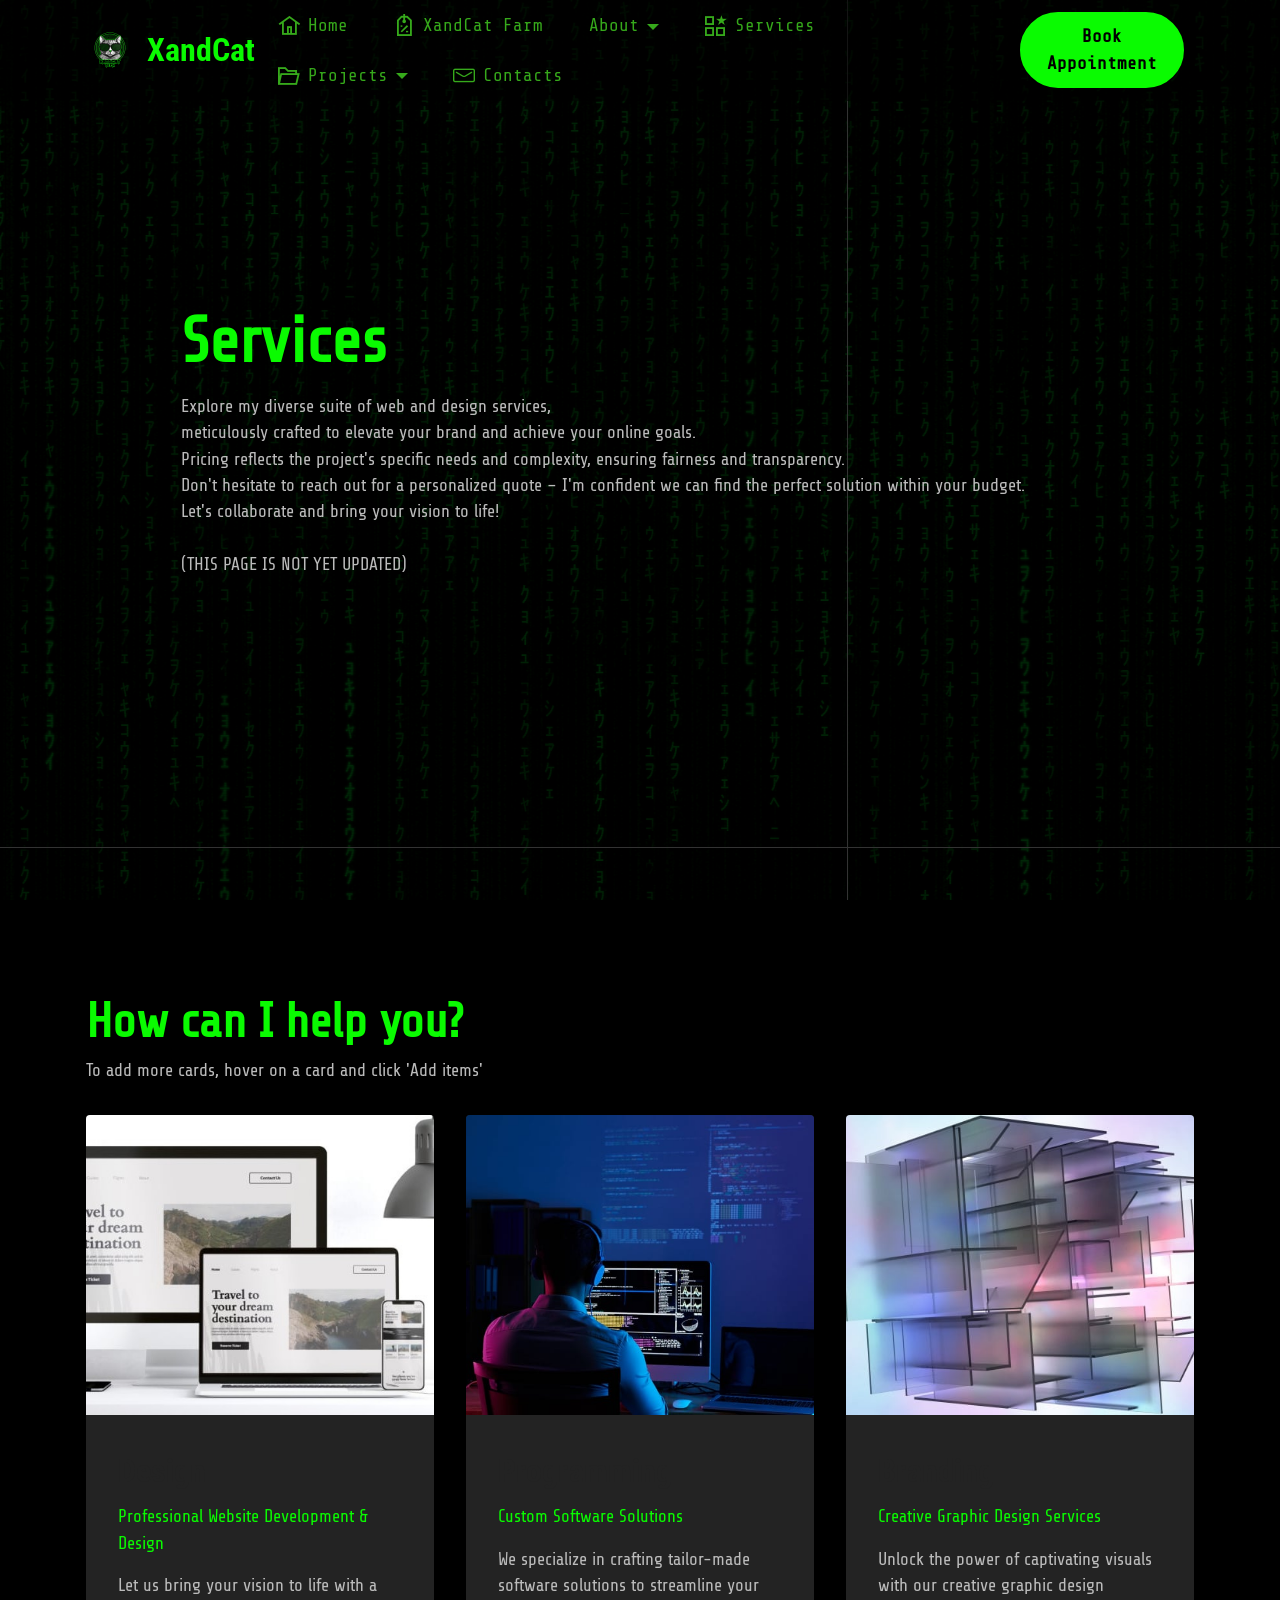
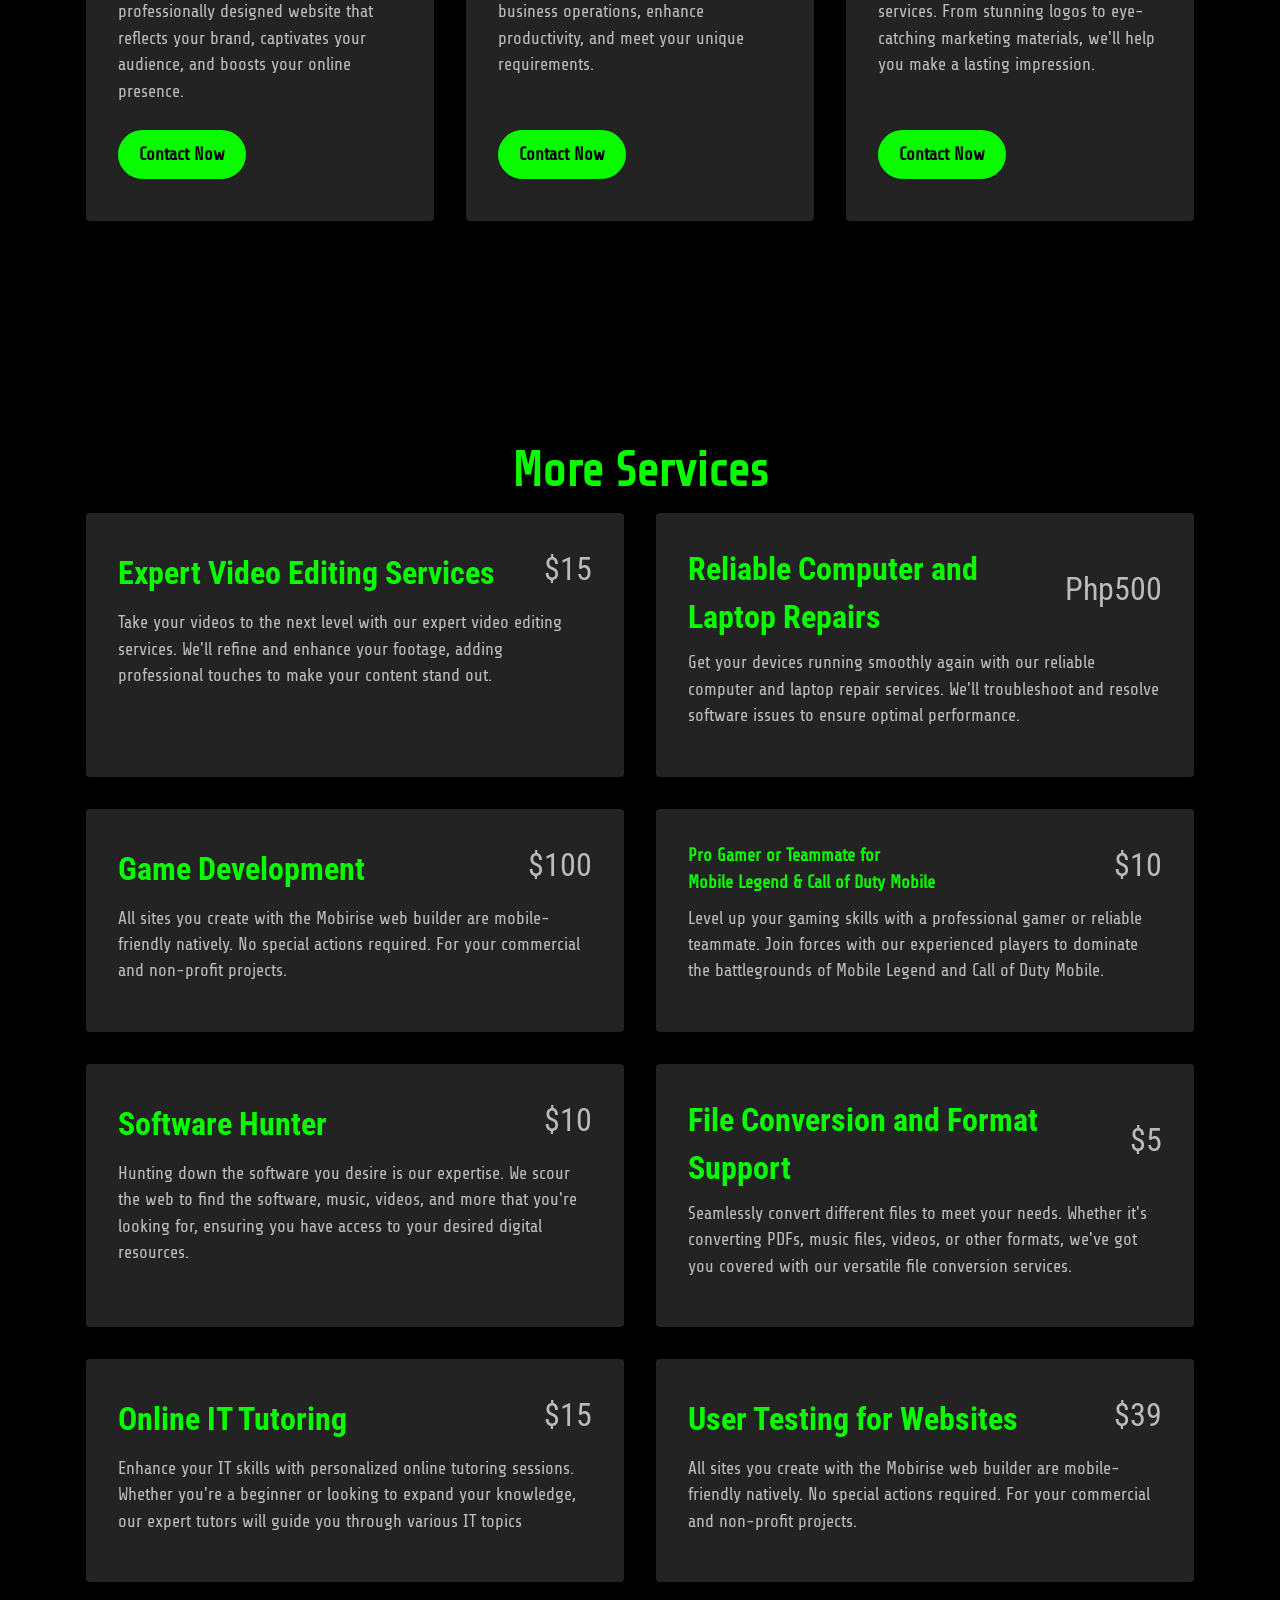
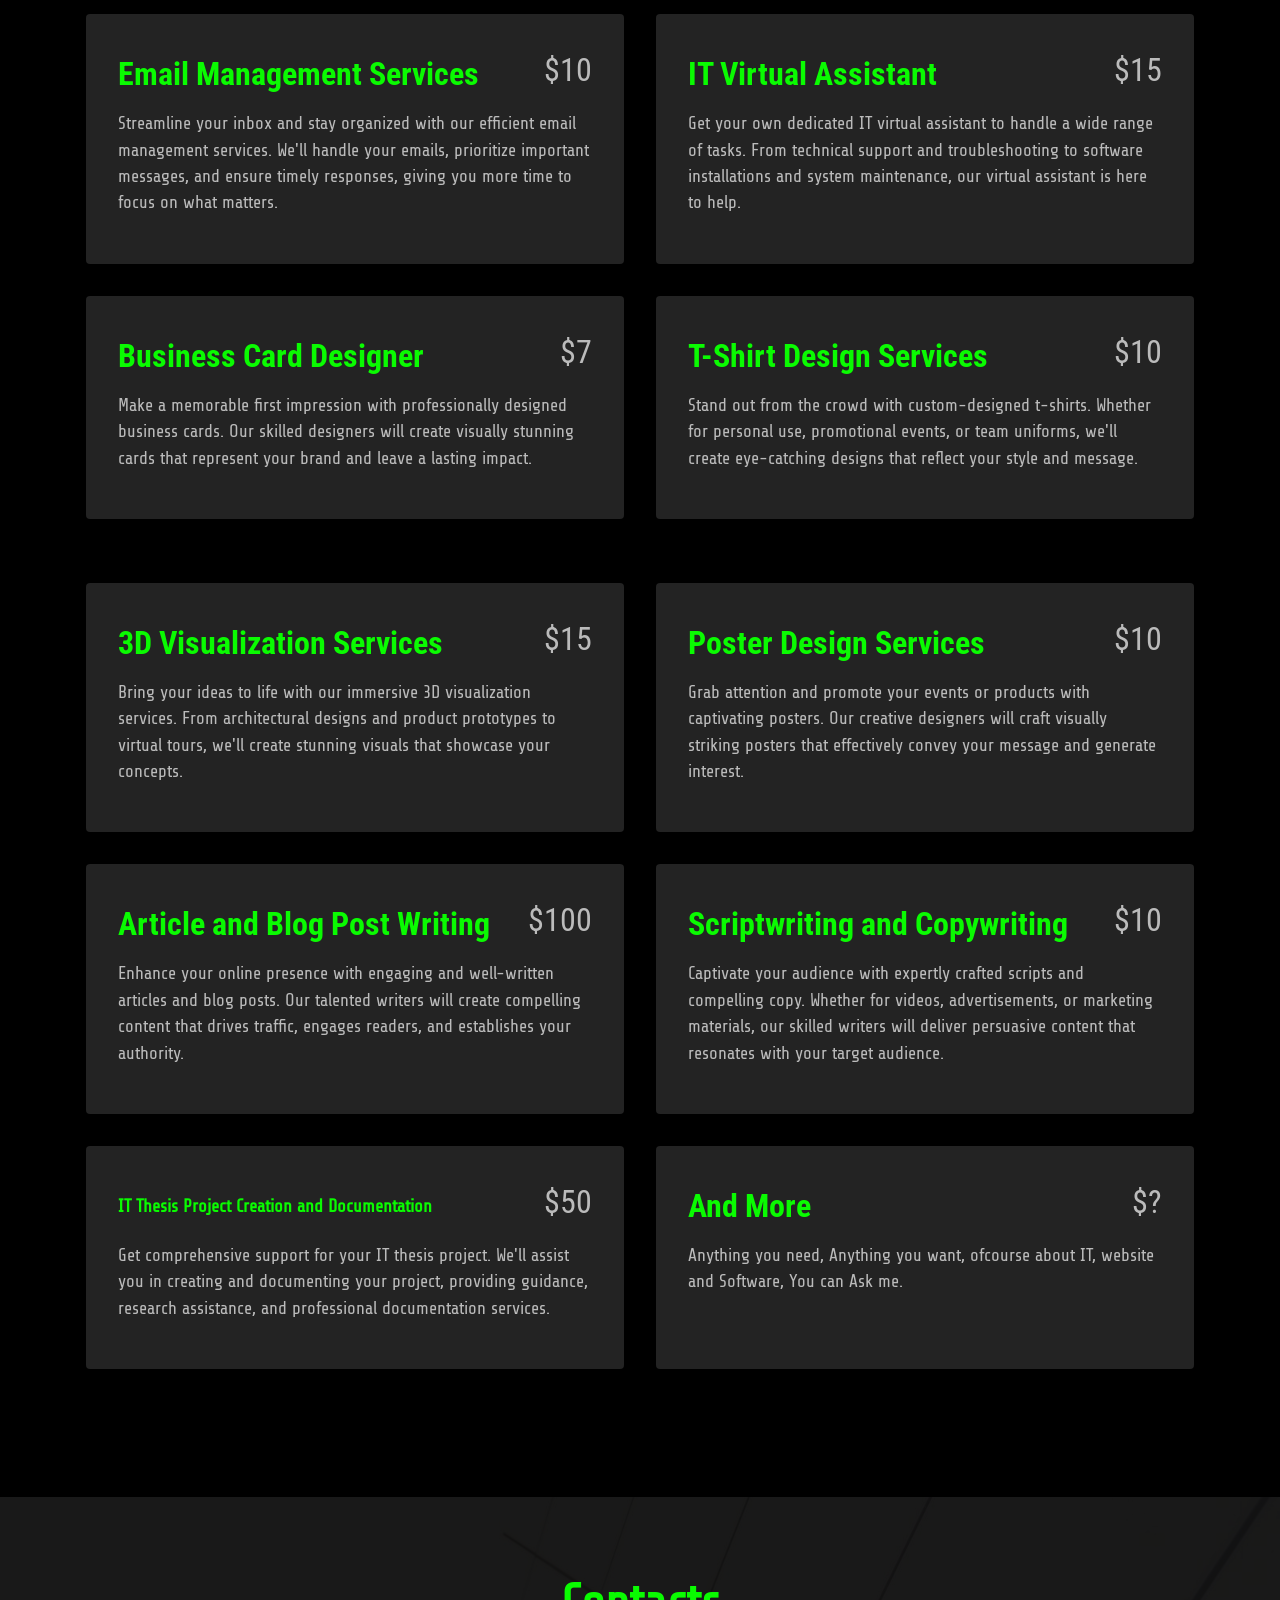
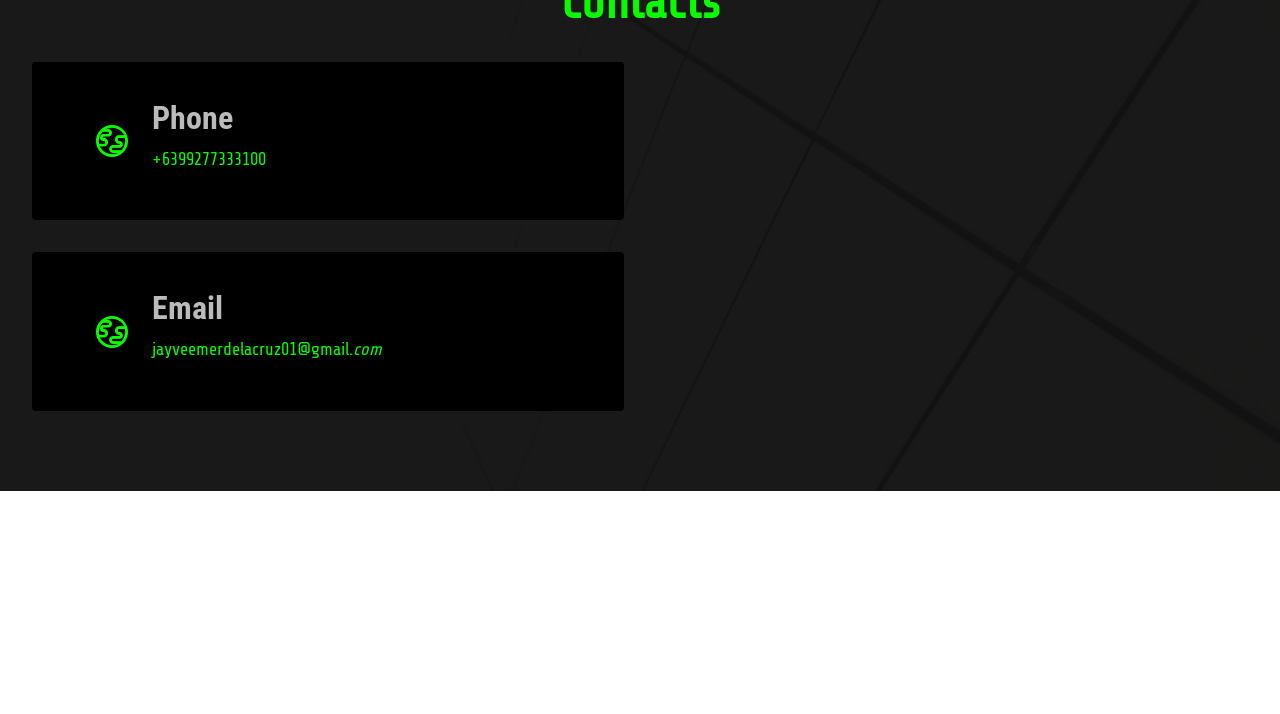
<file: Services.html>
<!DOCTYPE html>
<html  >
<head>
  <!-- Site made with Mobirise Website Builder v6.1.12, https://mobirise.com -->
  <meta charset="UTF-8">
  <meta http-equiv="X-UA-Compatible" content="IE=edge">
  <meta name="generator" content="Mobirise v6.1.12, mobirise.com">
  <meta name="viewport" content="width=device-width, initial-scale=1, minimum-scale=1">
  <link rel="shortcut icon" href="assets/images/xandcat-tech-logo-2-96x96.png" type="image/x-icon">
  <meta name="description" content="Let us bring your vision to life with a professionally designed website that reflects your brand. We specialize in crafting tailor-made software solutions to streamline your business operations, We specialize in crafting tailor-made software solutions to streamline your business operations,">
  
  
  <title>Services of XandCat Tech Solutions</title>
  <link rel="stylesheet" href="assets/web/assets/mobirise-icons2/mobirise2.css">
  <link rel="stylesheet" href="assets/web/assets/mobirise-icons-bold/mobirise-icons-bold.css">
  <link rel="stylesheet" href="assets/bootstrap/css/bootstrap.min.css">
  <link rel="stylesheet" href="assets/parallax/jarallax.css">
  <link rel="stylesheet" href="assets/dropdown/css/style.css">
  <link rel="stylesheet" href="assets/socicon/css/styles.css">
  <link rel="stylesheet" href="assets/theme/css/style.css">
  <link rel="preload" href="https://fonts.googleapis.com/css?family=Share+Tech:400&display=swap" as="style" onload="this.onload=null;this.rel='stylesheet'">
  <noscript><link rel="stylesheet" href="https://fonts.googleapis.com/css?family=Share+Tech:400&display=swap"></noscript>
  <link rel="preload" href="https://fonts.googleapis.com/css?family=Roboto+Condensed:100,200,300,400,500,600,700,800,900,100i,200i,300i,400i,500i,600i,700i,800i,900i&display=swap" as="style" onload="this.onload=null;this.rel='stylesheet'">
  <noscript><link rel="stylesheet" href="https://fonts.googleapis.com/css?family=Roboto+Condensed:100,200,300,400,500,600,700,800,900,100i,200i,300i,400i,500i,600i,700i,800i,900i&display=swap"></noscript>
  <link rel="preload" href="https://fonts.googleapis.com/css?family=Share+Tech+Mono:400&display=swap" as="style" onload="this.onload=null;this.rel='stylesheet'">
  <noscript><link rel="stylesheet" href="https://fonts.googleapis.com/css?family=Share+Tech+Mono:400&display=swap"></noscript>
  <link rel="preload" as="style" href="assets/mobirise/css/mbr-additional.css?v=SnF8ru"><link rel="stylesheet" href="assets/mobirise/css/mbr-additional.css?v=SnF8ru" type="text/css">

  
  
  
</head>
<body>

<!-- Analytics -->
    <meta charset="UTF-8">
    <meta name="viewport" content="width=device-width, initial-scale=1.0">
    <meta name="description" content="XandCat: Elevating Your Digital Presence. Discover our comprehensive services, including website development, software engineering, graphic design, video editing, and technical solutions. Our unique approach blends expertise, passion, and client-centricity to deliver outstanding results that surpass expectations.">
    <meta name="keywords" content="XandCat, website development, software engineering, graphic design, video editing, computer repairs, laptop repairs, technical solutions, client-centric, exceptional results, digital presence">
    <meta name="author" content="Jayvee Mer Dela Cruz">
<!-- /Analytics -->


  
  <section data-bs-version="5.1" class="menu menu1 cid-tFTNfPbfCI" once="menu" id="menu1-u">
    

    <nav class="navbar navbar-dropdown navbar-fixed-top navbar-expand-lg">
        <div class="container">
            <div class="navbar-brand">
                <span class="navbar-logo">
                    <a href="https://xandcat-tech-solutions.on.drv.tw">
                        <img src="assets/images/xandcat-tech-logo-2-96x96.webp" alt="XandCat Icon" style="height: 3rem;">
                    </a>
                </span>
                <span class="navbar-caption-wrap"><a class="navbar-caption text-primary display-5" href="https://xandcat-tech-solutions.on.drv.tw">XandCat</a></span>
            </div>
            <button class="navbar-toggler" type="button" data-toggle="collapse" data-bs-toggle="collapse" data-target="#navbarSupportedContent" data-bs-target="#navbarSupportedContent" aria-controls="navbarNavAltMarkup" aria-expanded="false" aria-label="Toggle navigation">
                <div class="hamburger">
                    <span></span>
                    <span></span>
                    <span></span>
                    <span></span>
                </div>
            </button>
            <div class="collapse navbar-collapse" id="navbarSupportedContent">
                <ul class="navbar-nav nav-dropdown" data-app-modern-menu="true"><li class="nav-item"><a class="nav-link link text-info display-4" href="index.html"><span class="mobi-mbri mobi-mbri-home mbr-iconfont mbr-iconfont-btn"></span>Home</a></li><li class="nav-item"><a class="nav-link link text-info text-primary display-4" href="XandCat Farm.html"><span class="mobi-mbri mobi-mbri-sale mbr-iconfont mbr-iconfont-btn"></span>XandCat Farm</a></li><li class="nav-item dropdown open"><a class="nav-link link dropdown-toggle text-info show display-4" href="About.html" data-toggle="dropdown-submenu" data-bs-toggle="dropdown" data-bs-auto-close="outside" aria-expanded="true">
                            About</a><div class="dropdown-menu show" aria-labelledby="dropdown-329" data-bs-popper="none"><a class="dropdown-item text-info text-primary display-4" href="About.html"><span class="mobi-mbri mobi-mbri-briefcase mbr-iconfont mbr-iconfont-btn"></span>About XandCat</a><a class="dropdown-item text-info text-primary display-4" href="Bio.html" target="_blank"><span class="mobi-mbri mobi-mbri-user mbr-iconfont mbr-iconfont-btn"></span>Jvmer Bio &amp; CV</a></div></li>
                    <li class="nav-item"><a class="nav-link link text-info display-4" href="Services.html"><span class="mobi-mbri mobi-mbri-features mbr-iconfont mbr-iconfont-btn"></span>
                            Services</a></li><li class="nav-item dropdown"><a class="nav-link link text-info dropdown-toggle display-4" href="Projects.html" aria-expanded="false" data-toggle="dropdown-submenu" data-bs-toggle="dropdown" data-bs-auto-close="outside"><span class="mobi-mbri mobi-mbri-opened-folder mbr-iconfont mbr-iconfont-btn"></span>Projects</a><div class="dropdown-menu" aria-labelledby="dropdown-226"><a class="show text-info dropdown-item display-4" href="Projects.html"><span class="mobi-mbri mobi-mbri-code mbr-iconfont mbr-iconfont-btn"></span>Website &amp; WebApps</a><a class="show text-info dropdown-item text-primary display-4" href="Tshirt Design.html" target="_blank"><span class="mobi-mbri mobi-mbri-change-style mbr-iconfont mbr-iconfont-btn"></span>T-Shirts Designs</a><a class="show text-info dropdown-item text-primary display-4" href="https://xandcattech.itch.io/" target="_blank"><span class="socicon socicon-itchio mbr-iconfont mbr-iconfont-btn"></span>Games &amp; Mods</a></div></li>
                    <li class="nav-item"><a class="nav-link link text-info display-4" href="Contact.html"><span class="mbrib-letter mbr-iconfont mbr-iconfont-btn"></span>Contacts</a>
                    </li></ul>
                
                <div class="navbar-buttons mbr-section-btn"><a class="btn btn-primary display-4" href="https://mobiri.se">Book Appointment</a></div>
            </div>
        </div>
    </nav>
</section>

<section data-bs-version="5.1" class="header13 cid-tFTNzGAZ51 mbr-fullscreen mbr-parallax-background" id="header13-10">

    

    
    <div class="mbr-overlay" style="opacity: 0.8; background-color: rgb(0, 0, 0);"></div>

    <div class="align-center container">
        <div class="row justify-content-center">
            <div class="col-12 col-lg-10">
                <h1 class="mbr-section-title mbr-fonts-style mb-3 display-1"><strong>Services</strong></h1>
                
                <p class="mbr-text mbr-fonts-style mb-3 display-7">Explore my diverse suite of web and design services, <br>meticulously crafted to elevate your brand and achieve your online goals. <br>Pricing reflects the project's specific needs and complexity, ensuring fairness and transparency. <br>Don't hesitate to reach out for a personalized quote – I'm confident we can find the perfect solution within your budget. <br>Let's collaborate and bring your vision to life!<br><br>(THIS PAGE IS NOT YET UPDATED)</p>
                
                
            </div>
        </div>
    </div>
</section>

<section data-bs-version="5.1" class="features4 cid-tFTNCSSpOQ" id="features4-11">
    
    
    <div class="container">
        <div class="mbr-section-head">
            <h4 class="mbr-section-title mbr-fonts-style align-center mb-0 display-2"><strong>How can I help you?</strong></h4>
            <h5 class="mbr-section-subtitle mbr-fonts-style align-center mb-0 mt-2 display-7">To add more cards, hover on a card and
                click 'Add items'</h5>
        </div>
        <div class="row mt-4">
            <div class="item features-image сol-12 col-md-6 col-lg-4">
                <div class="item-wrapper">
                    <div class="item-img">
                        <img src="assets/images/homepage-seen-computer-screen-1-696x387.webp" alt="Professional WebDesign" title="">
                    </div>
                    <div class="item-content">
                        <h5 class="item-title mbr-fonts-style display-5"><strong>Design</strong></h5>
                        <h6 class="item-subtitle mbr-fonts-style mt-1 display-7">Professional Website Development &amp; Design</h6>
                        <p class="mbr-text mbr-fonts-style mt-3 display-7">Let us bring your vision to life with a professionally designed website that reflects your brand, captivates your audience, and boosts your online presence.</p>
                    </div>
                    <div class="mbr-section-btn item-footer mt-2"><a href="" class="btn item-btn btn-primary display-7" target="_blank">Contact Now</a></div>
                </div>
            </div>
            <div class="item features-image сol-12 col-md-6 col-lg-4">
                <div class="item-wrapper">
                    <div class="item-img">
                        <img src="assets/images/mbr-1-696x464.webp" alt="Custom Software Solutions" title="">
                    </div>
                    <div class="item-content">
                        <h5 class="item-title mbr-fonts-style display-5"><strong>Programming</strong></h5>
                        <h6 class="item-subtitle mbr-fonts-style mt-1 display-7">Custom Software Solutions</h6>
                        <p class="mbr-text mbr-fonts-style mt-3 display-7">We specialize in crafting tailor-made software solutions to streamline your business operations, enhance productivity, and meet your unique requirements.</p>
                    </div>
                    <div class="mbr-section-btn item-footer mt-2"><a href="" class="btn item-btn btn-primary display-7" target="_blank">Contact Now</a></div>
                </div>
            </div>
            <div class="item features-image сol-12 col-md-6 col-lg-4">
                <div class="item-wrapper">
                    <div class="item-img">
                        <img src="assets/images/mbr-696x392.webp" alt="Creative Graphic Design Services" title="">
                    </div>
                    <div class="item-content">
                        <h5 class="item-title mbr-fonts-style display-5"><strong>Branding</strong></h5>
                        <h6 class="item-subtitle mbr-fonts-style mt-1 display-7">Creative Graphic Design Services</h6>
                        <p class="mbr-text mbr-fonts-style mt-3 display-7">Unlock the power of captivating visuals with our creative graphic design services. From stunning logos to eye-catching marketing materials, we'll help you make a lasting impression.<br></p>
                    </div>
                    <div class="mbr-section-btn item-footer mt-2"><a href="" class="btn item-btn btn-primary display-7" target="_blank">Contact Now</a></div>
                </div>
            </div>

        </div>
    </div>
</section>

<section data-bs-version="5.1" class="features7 cid-tFTNLG9qEx" id="features8-12">
    <!---->
    

    
    
    <div class="container">
        <div class="row">
            <div class="title col-12">
                <h5 class="mbr-section-title mbr-fonts-style mb-3 display-2"><strong>More Services</strong></h5>
                
            </div>
            <div class="card col-12 col-md-6">
                <div class="card-wrapper">
                    <div class="top-line">
                        <h6 class="card-title mbr-fonts-style display-5"><strong>Expert Video Editing Services</strong></h6>
                        <p class="mbr-text cost mbr-fonts-style display-5">$15</p>
                    </div>
                    <div class="bottom-line">
                        <p class="mbr-text mbr-fonts-style display-7">
                            Take your videos to the next level with our expert video editing services. We'll refine and enhance your footage, adding professional touches to make your content stand out.
                        </p>
                    </div>
                </div>
            </div>
            <div class="card col-12 col-md-6">
                <div class="card-wrapper">
                    <div class="top-line">
                        <h6 class="card-title mbr-fonts-style display-5"><strong>Reliable Computer and Laptop Repairs</strong></h6>
                        <p class="mbr-text cost mbr-fonts-style display-5">Php500</p>
                    </div>
                    <div class="bottom-line">
                        <p class="mbr-text mbr-fonts-style display-7">Get your devices running smoothly again with our reliable computer and laptop repair services. We'll troubleshoot and resolve software issues to ensure optimal performance.
                        </p>
                    </div>
                </div>
            </div>
            <div class="card col-12 col-md-6">
                <div class="card-wrapper">
                    <div class="top-line">
                        <h6 class="card-title mbr-fonts-style display-5"><strong>Game Development</strong></h6>
                        <p class="mbr-text cost mbr-fonts-style display-5">$100</p>
                    </div>
                    <div class="bottom-line">
                        <p class="mbr-text mbr-fonts-style display-7">
                            All sites you create with the Mobirise web builder are mobile-friendly natively. No special
                            actions required. For your commercial and non-profit projects.
                        </p>
                    </div>
                </div>
            </div>
            <div class="card col-12 col-md-6">
                <div class="card-wrapper">
                    <div class="top-line">
                        <h6 class="card-title mbr-fonts-style display-7"><strong>Pro Gamer or Teammate for </strong><br><strong>Mobile Legend &amp;&nbsp;</strong><strong>Call of Duty Mobile</strong></h6>
                        <p class="mbr-text cost mbr-fonts-style display-5">$10</p>
                    </div>
                    <div class="bottom-line">
                        <p class="mbr-text mbr-fonts-style display-7">
                            Level up your gaming skills with a professional gamer or reliable teammate. Join forces with our experienced players to dominate the battlegrounds of Mobile Legend and Call of Duty Mobile.
                        </p>
                    </div>
                </div>
            </div>
            <div class="card col-12 col-md-6">
                <div class="card-wrapper">
                    <div class="top-line">
                        <h6 class="card-title mbr-fonts-style display-5"><strong>Software Hunter</strong></h6>
                        <p class="mbr-text cost mbr-fonts-style display-5">$10</p>
                    </div>
                    <div class="bottom-line">
                        <p class="mbr-text mbr-fonts-style display-7">
                            Hunting down the software you desire is our expertise. We scour the web to find the software, music, videos, and more that you're looking for, ensuring you have access to your desired digital resources.
                        </p>
                    </div>
                </div>
            </div>
            <div class="card col-12 col-md-6">
                <div class="card-wrapper">
                    <div class="top-line">
                        <h6 class="card-title mbr-fonts-style display-5"><strong>File Conversion and Format Support</strong></h6>
                        <p class="mbr-text cost mbr-fonts-style display-5">$5</p>
                    </div>
                    <div class="bottom-line">
                        <p class="mbr-text mbr-fonts-style display-7">
                            Seamlessly convert different files to meet your needs. Whether it's converting PDFs, music files, videos, or other formats, we've got you covered with our versatile file conversion services.
                        </p>
                    </div>
                </div>
            </div>
            <div class="card col-12 col-md-6">
                <div class="card-wrapper">
                    <div class="top-line">
                        <h6 class="card-title mbr-fonts-style display-5"><strong>Online IT Tutoring</strong></h6>
                        <p class="mbr-text cost mbr-fonts-style display-5">$15</p>
                    </div>
                    <div class="bottom-line">
                        <p class="mbr-text mbr-fonts-style display-7">
                            Enhance your IT skills with personalized online tutoring sessions. Whether you're a beginner or looking to expand your knowledge, our expert tutors will guide you through various IT topics
                        </p>
                    </div>
                </div>
            </div>
            <div class="card col-12 col-md-6">
                <div class="card-wrapper">
                    <div class="top-line">
                        <h6 class="card-title mbr-fonts-style display-5"><strong>User Testing for Websites</strong></h6>
                        <p class="mbr-text cost mbr-fonts-style display-5">$39</p>
                    </div>
                    <div class="bottom-line">
                        <p class="mbr-text mbr-fonts-style display-7">
                            All sites you create with the Mobirise web builder are mobile-friendly natively. No special
                            actions required. For your commercial and non-profit projects.
                        </p>
                    </div>
                </div>
            </div>
            <div class="card col-12 col-md-6">
                <div class="card-wrapper">
                    <div class="top-line">
                        <h6 class="card-title mbr-fonts-style display-5"><strong>Email Management Services</strong></h6>
                        <p class="mbr-text cost mbr-fonts-style display-5">$10</p>
                    </div>
                    <div class="bottom-line">
                        <p class="mbr-text mbr-fonts-style display-7">
                            Streamline your inbox and stay organized with our efficient email management services. We'll handle your emails, prioritize important messages, and ensure timely responses, giving you more time to focus on what matters.
                        </p>
                    </div>
                </div>
            </div>
            <div class="card col-12 col-md-6">
                <div class="card-wrapper">
                    <div class="top-line">
                        <h6 class="card-title mbr-fonts-style display-5"><strong>IT Virtual Assistant</strong></h6>
                        <p class="mbr-text cost mbr-fonts-style display-5">$15</p>
                    </div>
                    <div class="bottom-line">
                        <p class="mbr-text mbr-fonts-style display-7">
                            Get your own dedicated IT virtual assistant to handle a wide range of tasks. From technical support and troubleshooting to software installations and system maintenance, our virtual assistant is here to help.
                        </p>
                    </div>
                </div>
            </div>
            <div class="card col-12 col-md-6">
                <div class="card-wrapper">
                    <div class="top-line">
                        <h6 class="card-title mbr-fonts-style display-5"><strong>Business Card Designer</strong></h6>
                        <p class="mbr-text cost mbr-fonts-style display-5">$7</p>
                    </div>
                    <div class="bottom-line">
                        <p class="mbr-text mbr-fonts-style display-7">
                            Make a memorable first impression with professionally designed business cards. Our skilled designers will create visually stunning cards that represent your brand and leave a lasting impact.
                        </p>
                    </div>
                </div>
            </div>
            <div class="card col-12 col-md-6">
                <div class="card-wrapper">
                    <div class="top-line">
                        <h6 class="card-title mbr-fonts-style display-5"><strong>T-Shirt Design Services</strong></h6>
                        <p class="mbr-text cost mbr-fonts-style display-5">$10</p>
                    </div>
                    <div class="bottom-line">
                        <p class="mbr-text mbr-fonts-style display-7">
                            Stand out from the crowd with custom-designed t-shirts. Whether for personal use, promotional events, or team uniforms, we'll create eye-catching designs that reflect your style and message.
                        </p>
                    </div>
                </div>
            </div>
        </div>
    </div>
</section>

<section data-bs-version="5.1" class="features7 cid-tGtOmLhSE5" id="features8-1p">
    <!---->
    

    
    
    <div class="container">
        <div class="row">
            <div class="title col-12">
                
                
            </div>
            <div class="card col-12 col-md-6">
                <div class="card-wrapper">
                    <div class="top-line">
                        <h6 class="card-title mbr-fonts-style display-5"><strong>3D Visualization Services</strong></h6>
                        <p class="mbr-text cost mbr-fonts-style display-5">$15</p>
                    </div>
                    <div class="bottom-line">
                        <p class="mbr-text mbr-fonts-style display-7">
                            Bring your ideas to life with our immersive 3D visualization services. From architectural designs and product prototypes to virtual tours, we'll create stunning visuals that showcase your concepts.
                        </p>
                    </div>
                </div>
            </div>
            <div class="card col-12 col-md-6">
                <div class="card-wrapper">
                    <div class="top-line">
                        <h6 class="card-title mbr-fonts-style display-5"><strong>Poster Design Services</strong></h6>
                        <p class="mbr-text cost mbr-fonts-style display-5">$10</p>
                    </div>
                    <div class="bottom-line">
                        <p class="mbr-text mbr-fonts-style display-7">Grab attention and promote your events or products with captivating posters. Our creative designers will craft visually striking posters that effectively convey your message and generate interest.
                        </p>
                    </div>
                </div>
            </div>
            <div class="card col-12 col-md-6">
                <div class="card-wrapper">
                    <div class="top-line">
                        <h6 class="card-title mbr-fonts-style display-5"><strong>Article and Blog Post Writing</strong></h6>
                        <p class="mbr-text cost mbr-fonts-style display-5">$100</p>
                    </div>
                    <div class="bottom-line">
                        <p class="mbr-text mbr-fonts-style display-7">
                            Enhance your online presence with engaging and well-written articles and blog posts. Our talented writers will create compelling content that drives traffic, engages readers, and establishes your authority.
                        </p>
                    </div>
                </div>
            </div>
            <div class="card col-12 col-md-6">
                <div class="card-wrapper">
                    <div class="top-line">
                        <h6 class="card-title mbr-fonts-style display-5"><strong>Scriptwriting and Copywriting</strong></h6>
                        <p class="mbr-text cost mbr-fonts-style display-5">$10</p>
                    </div>
                    <div class="bottom-line">
                        <p class="mbr-text mbr-fonts-style display-7">
                            Captivate your audience with expertly crafted scripts and compelling copy. Whether for videos, advertisements, or marketing materials, our skilled writers will deliver persuasive content that resonates with your target audience.
                        </p>
                    </div>
                </div>
            </div>
            <div class="card col-12 col-md-6">
                <div class="card-wrapper">
                    <div class="top-line">
                        <h6 class="card-title mbr-fonts-style display-7"><strong>IT Thesis Project Creation and Documentation</strong></h6>
                        <p class="mbr-text cost mbr-fonts-style display-5">$50</p>
                    </div>
                    <div class="bottom-line">
                        <p class="mbr-text mbr-fonts-style display-7">
                            Get comprehensive support for your IT thesis project. We'll assist you in creating and documenting your project, providing guidance, research assistance, and professional documentation services.
                        </p>
                    </div>
                </div>
            </div>
            <div class="card col-12 col-md-6">
                <div class="card-wrapper">
                    <div class="top-line">
                        <h6 class="card-title mbr-fonts-style display-5"><strong>And More</strong></h6>
                        <p class="mbr-text cost mbr-fonts-style display-5">$?</p>
                    </div>
                    <div class="bottom-line">
                        <p class="mbr-text mbr-fonts-style display-7">Anything you need, Anything you want, ofcourse about IT, website and Software, You can Ask me.</p>
                    </div>
                </div>
            </div>
            
            
            
            
            
            
        </div>
    </div>
</section>

<section data-bs-version="5.1" class="contacts3 map1 cid-u5HPdvx0gu" id="contacts3-2s">

    

    
    <div class="mbr-overlay" style="opacity: 0.9; background-color: rgb(0, 0, 0);"></div>
    <div class="container-fluid">
        <div class="mbr-section-head">
            <h3 class="mbr-section-title mbr-fonts-style align-center mb-0 display-2">
                <strong>Contacts</strong>
            </h3>
            
        </div>
        <div class="row justify-content-center mt-4">
            <div class="card col-12 col-md-6">
                <div class="card-wrapper">
                    <div class="image-wrapper">
                        <span class="mbr-iconfont mobi-mbri-globe mobi-mbri"></span>
                    </div>
                    <div class="text-wrapper">
                        <h6 class="card-title mbr-fonts-style mb-1 display-5">
                            <strong>Phone</strong>
                        </h6>
                        <p class="mbr-text mbr-fonts-style display-7">+6399277333100</p>
                    </div>
                </div>
                <div class="card-wrapper">
                    <div class="image-wrapper">
                        <span class="mbr-iconfont mobi-mbri-globe mobi-mbri"></span>
                    </div>
                    <div class="text-wrapper">
                        <h6 class="card-title mbr-fonts-style mb-1 display-5">
                            <strong>Email</strong>
                        </h6>
                        <p class="mbr-text mbr-fonts-style display-7">jayveemerdelacruz01@gmail.<em>com</em></p>
                    </div>
                </div>
            </div>
            <div class="map-wrapper col-12 col-md-6">
                <div class="google-map"><iframe frameborder="0" style="border:0" src="https://www.google.com/maps/embed?pb=!1m18!1m12!1m3!1d3907.0970765731927!2d122.0988765747769!3d11.687532241728539!2m3!1f0!2f0!3f0!3m2!1i1024!2i768!4f13.1!3m3!1m2!1s0x33a56536095c8491%3A0x7f91708749794c26!2sXandCat%20Tech%20Solution%20%E2%80%93%20Idiacacan%20Beach%20House!5e0!3m2!1sen!2sph!4v1791642848602!5m2!1sen!2sph" allowfullscreen=""></iframe></div>
            </div>
        </div>
    </div>
</section>

<section data-bs-version="5.1" class="footer3 cid-tFTNfVdRbs mbr-reveal" once="footers" id="footer3-z">

    

    

    <div class="container">
        <div class="media-container-row align-center mbr-white">
            <div class="row row-links">
                <ul class="foot-menu">
                    
                    
                    
                    
                    
                <li class="foot-menu-item mbr-fonts-style display-7"><a href="index.html" class="text-primary">Home</a></li><li class="foot-menu-item mbr-fonts-style display-7"><a href="XandCat Farm.html" class="text-primary">XandCat Farm</a></li><li class="foot-menu-item mbr-fonts-style display-7"><a href="About.html" class="text-primary">About</a></li><li class="foot-menu-item mbr-fonts-style display-7"><a href="Services.html" class="text-primary">Services</a></li><li class="foot-menu-item mbr-fonts-style display-7"><a href="Projects.html" class="text-primary">Project</a></li><li class="foot-menu-item mbr-fonts-style display-7"><a href="Contact.html" class="text-primary">Contact</a></li></ul>
            </div>
            <div class="row social-row">
                <div class="social-list align-right pb-2">
                    
                    
                    
                    
                    
                    
                <div class="soc-item">
                        <a href="https://www.facebook.com/xandcat.ceo" target="_blank">
                            <span class="mbr-iconfont mbr-iconfont-social socicon-facebook socicon"></span>
                        </a>
                    </div><div class="soc-item">
                        <a href="mailto:jayveemer@gmail.com">
                            <span class="mbr-iconfont mbr-iconfont-social socicon-mail socicon"></span>
                        </a>
                    </div><div class="soc-item">
                        <a href="https://xandcattech.itch.io/" target="_blank">
                            <span class="mbr-iconfont mbr-iconfont-social socicon-itchio socicon"></span>
                        </a>
                    </div><div class="soc-item">
                        <a href="http://www.linkedin.com/in/jayveemer/" target="_blank">
                            <span class="mbr-iconfont mbr-iconfont-social socicon-linkedin socicon"></span>
                        </a>
                    </div></div>
            </div>
            <div class="row row-copirayt">
                <p class="mbr-text mb-0 mbr-fonts-style mbr-white align-center display-7"></p><p>
                    © Copyright 2025<a href="index.html" class="text-primary">&nbsp;XandCat Tech Solution</a>. All Rights Reserved.</p><p>📞+639277333100 | ✉️ jayveemerdelacruz01@gmail.com | 📱fb.com/xandcat.ceo | 🏡404 Purok 4, Idiacacan, Pandan, Antique</p><p></p>
            </div>
        </div>
    </div>
</section><script src="assets/bootstrap/js/bootstrap.bundle.min.js"></script>  <script src="assets/parallax/jarallax.js"></script>  <script src="assets/smoothscroll/smooth-scroll.js"></script>  <script src="assets/ytplayer/index.js"></script>  <script src="assets/dropdown/js/navbar-dropdown.js"></script>  <script src="assets/theme/js/script.js"></script>  
  
  
</body>
</html>
</file>
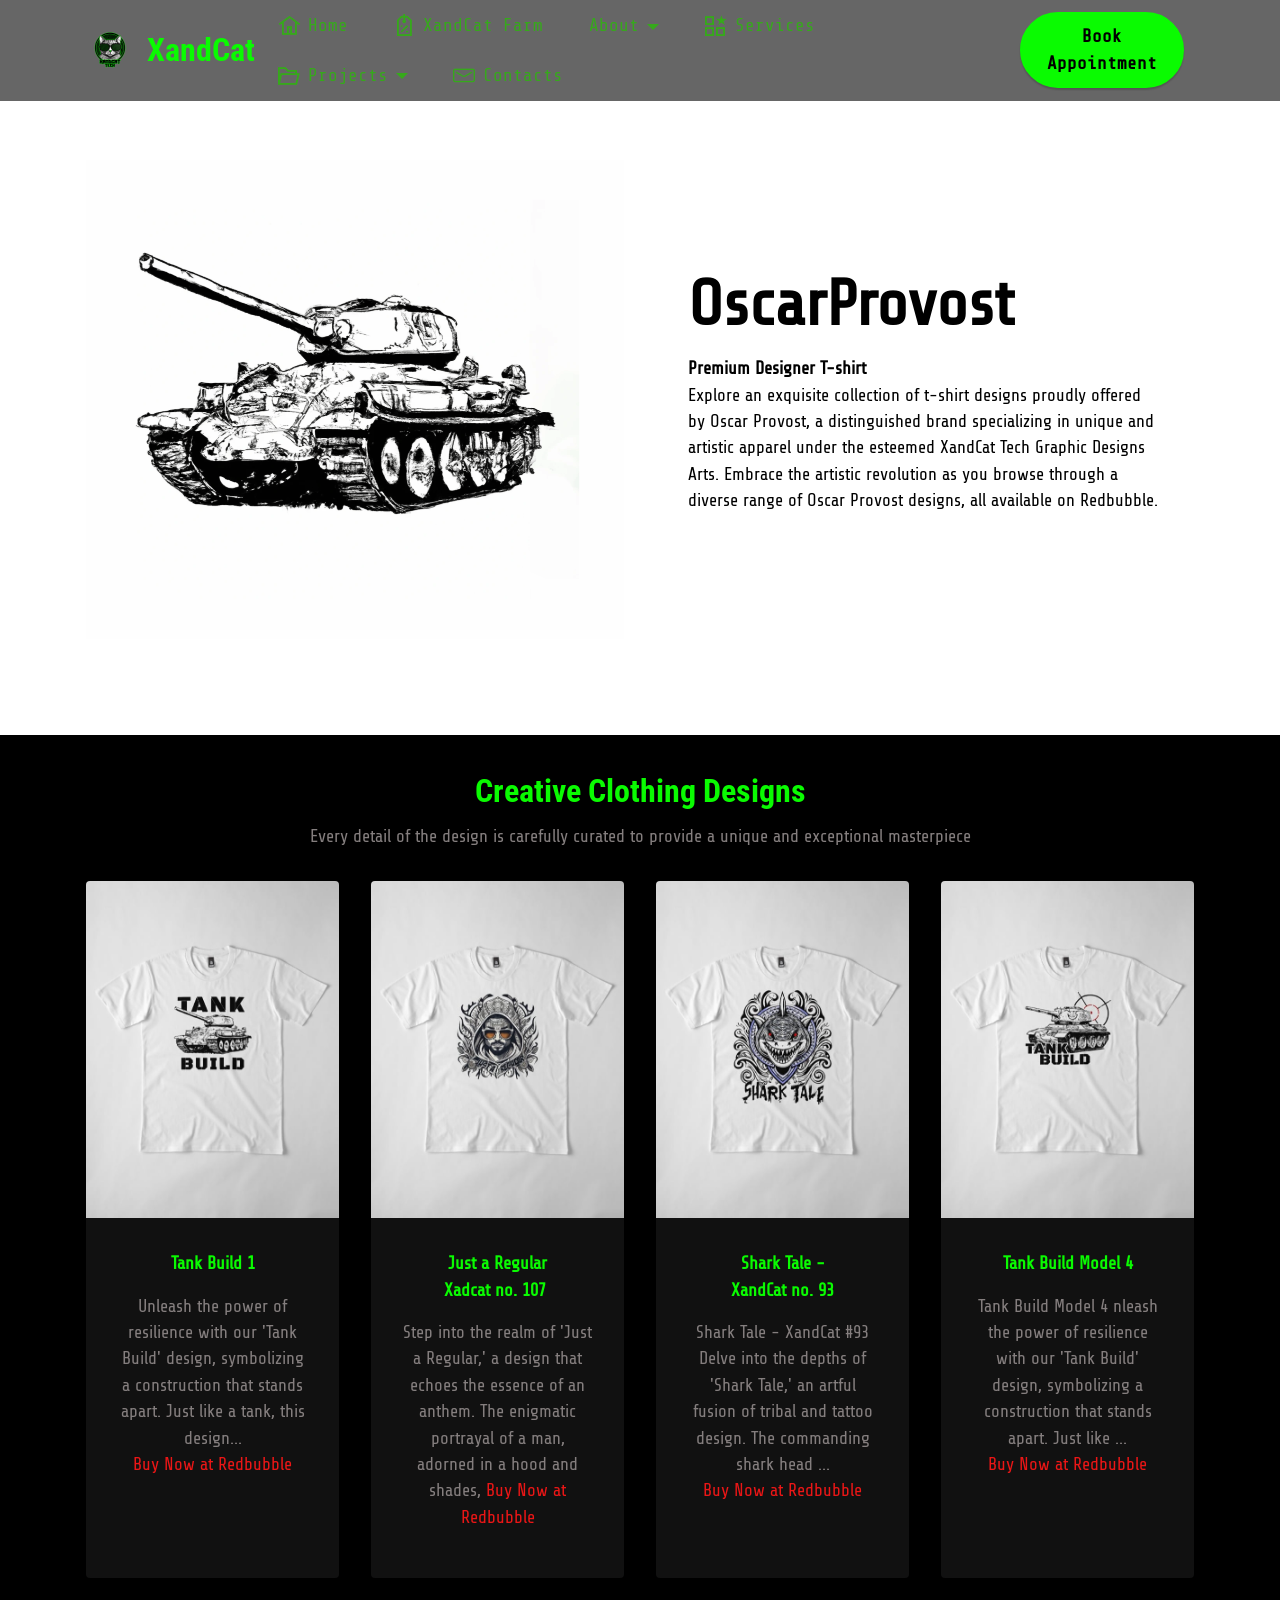
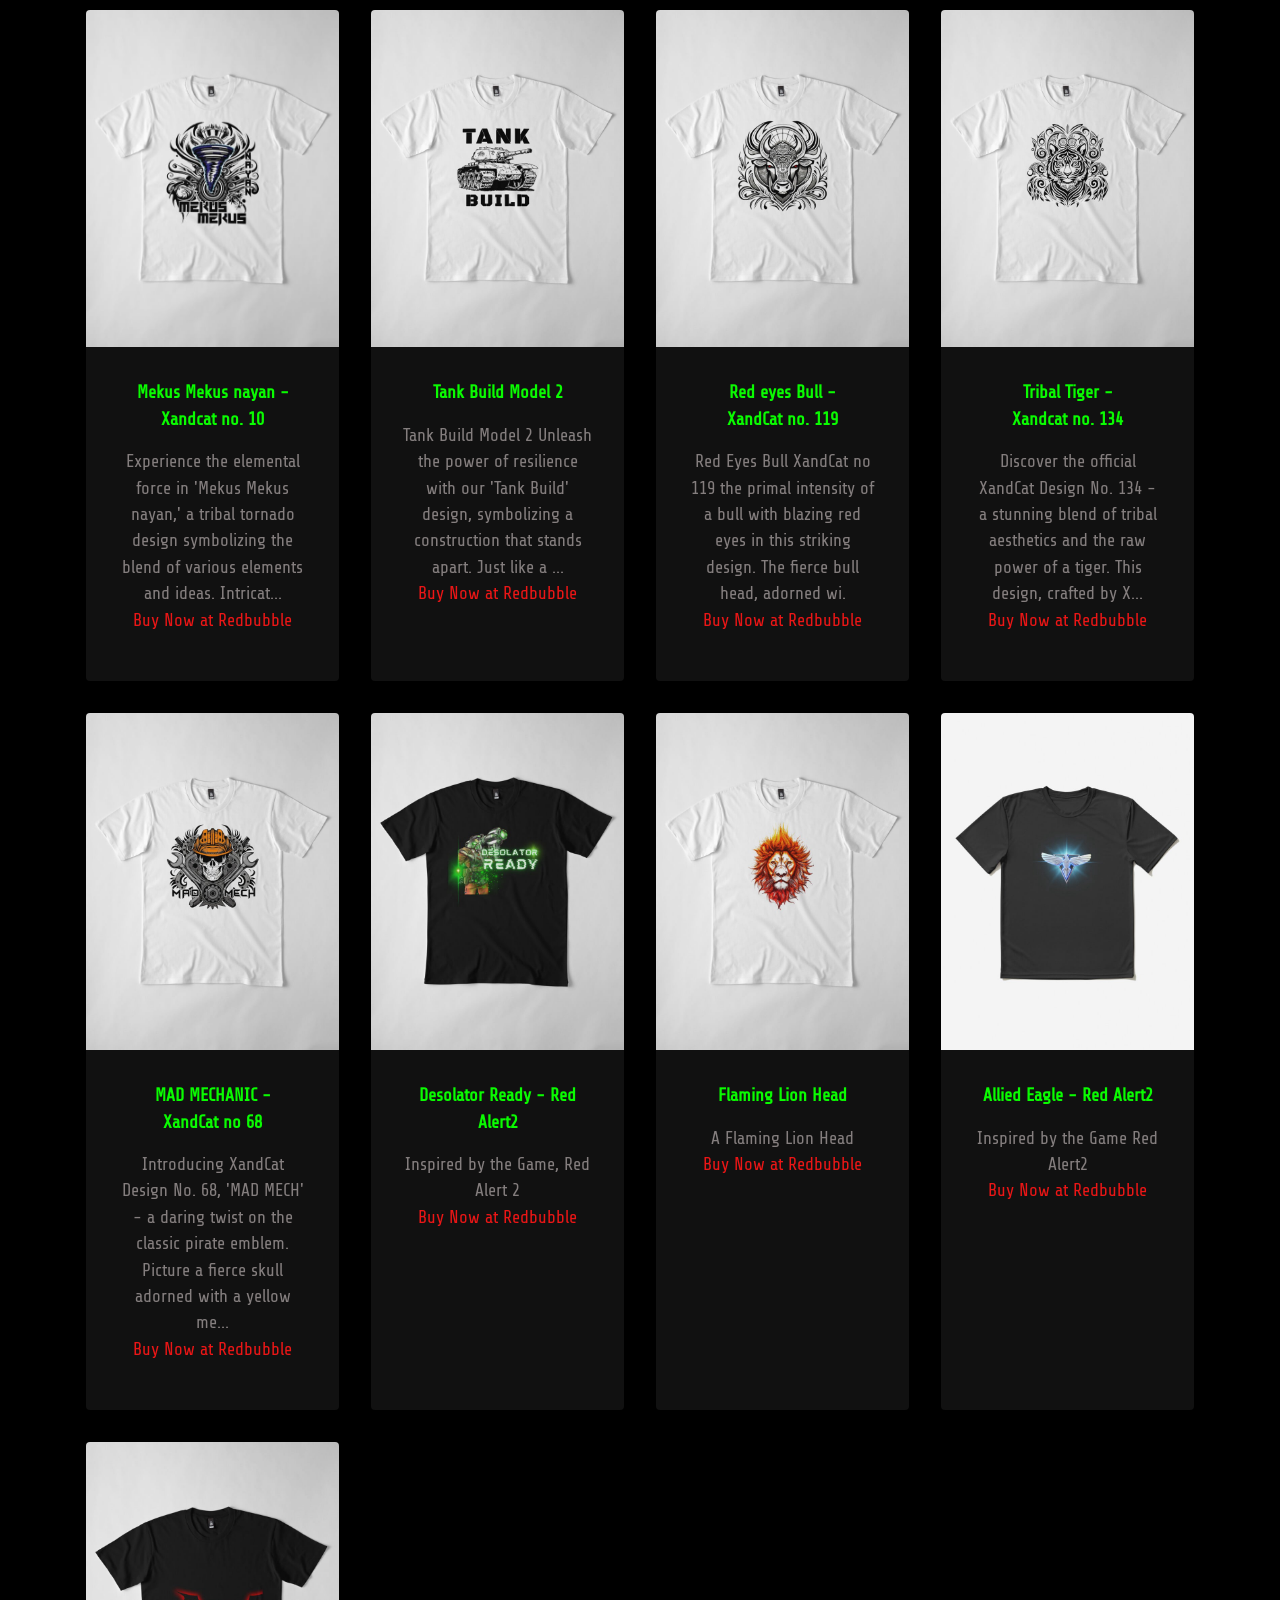
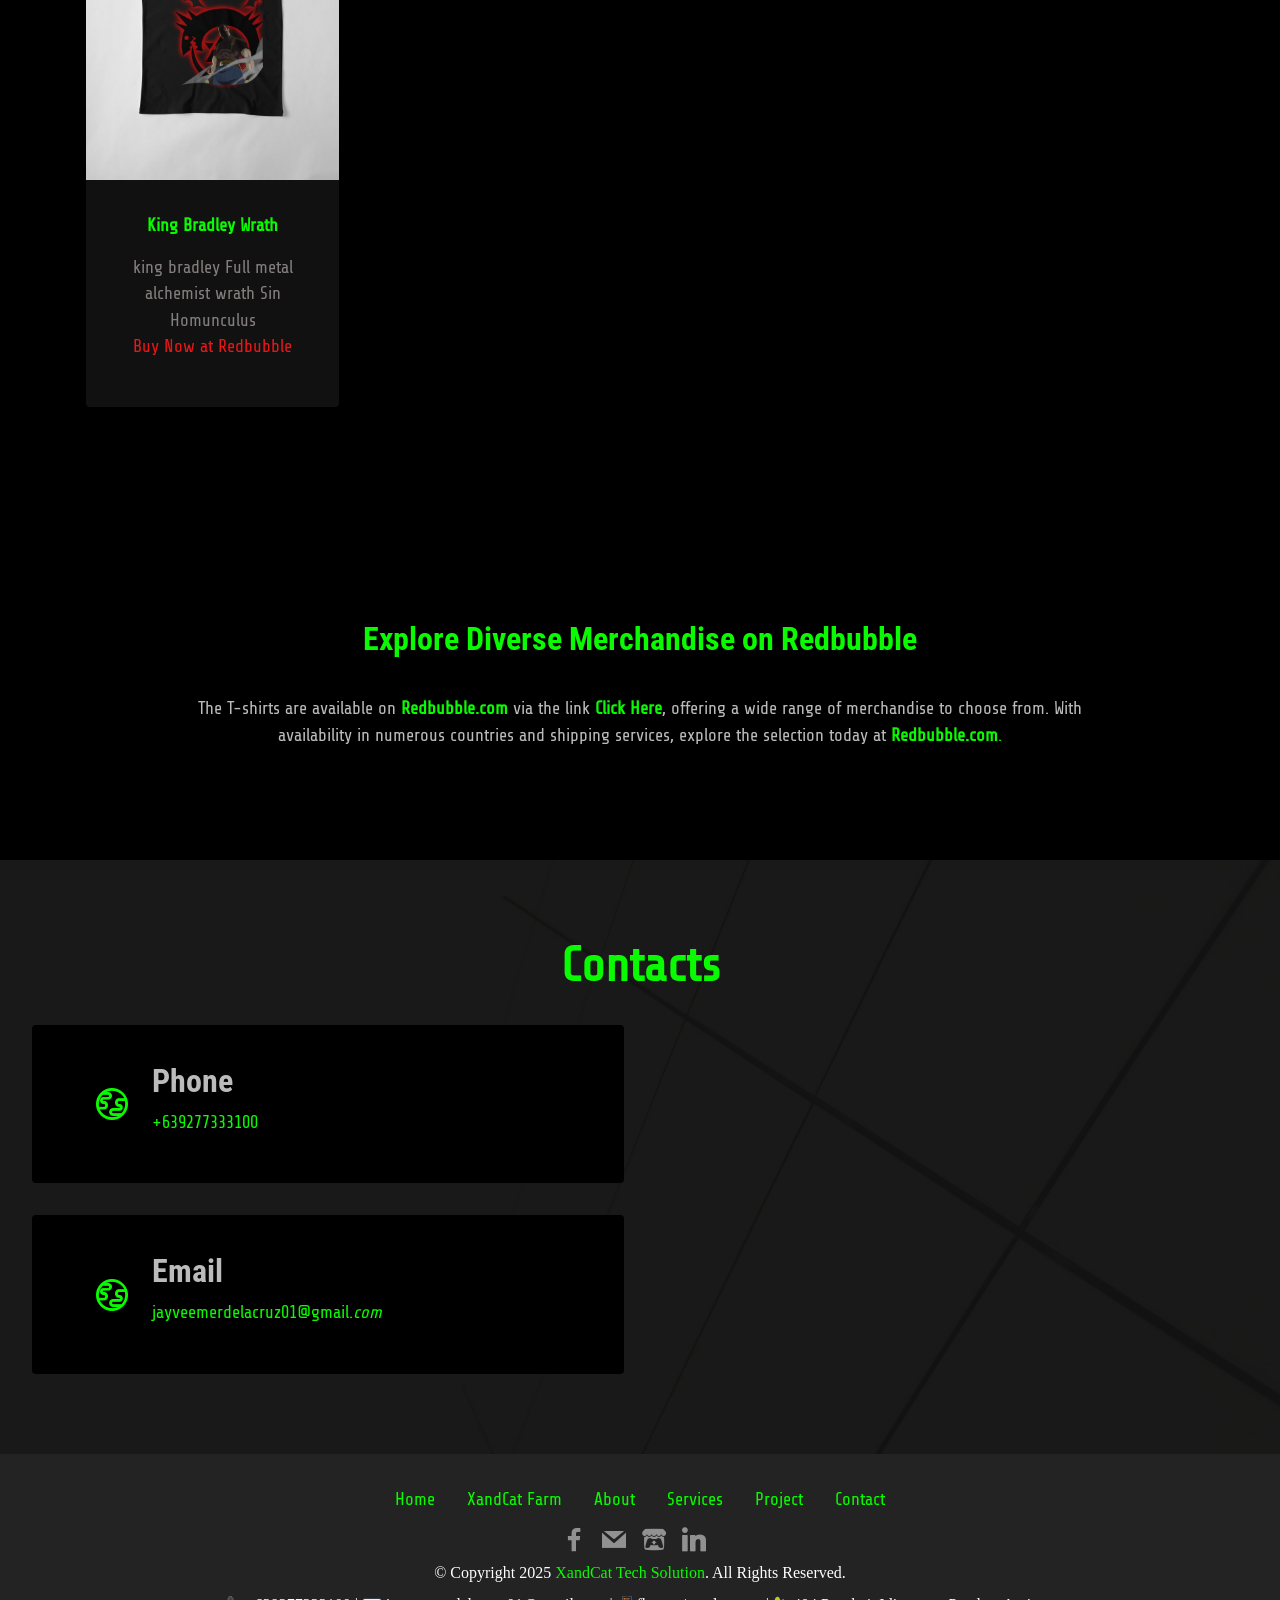
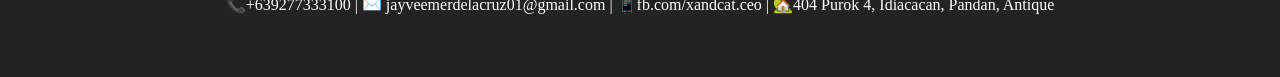
<file: Tshirt Design.html>
<!DOCTYPE html>
<html  >
<head>
  <!-- Site made with Mobirise Website Builder v6.1.12, https://mobirise.com -->
  <meta charset="UTF-8">
  <meta http-equiv="X-UA-Compatible" content="IE=edge">
  <meta name="generator" content="Mobirise v6.1.12, mobirise.com">
  <meta name="viewport" content="width=device-width, initial-scale=1, minimum-scale=1">
  <link rel="shortcut icon" href="assets/images/xandcat-tech-logo-2-96x96.png" type="image/x-icon">
  <meta name="description" content="Explore an exquisite collection of t-shirt designs proudly offered by Oscar Provost, a distinguished brand specializing in unique and artistic apparel under the esteemed XandCat Tech Graphic Designs Arts. Immerse yourself in a vibrant array of artistic expressions, where each design is meticulously crafted to embody passion, creativity, and individuality. Embrace the artistic revolution as you browse through a diverse range of Oscar Provost designs, all available on Redbubble. Elevate your style and make a statement with Oscar Provost, a prominent brand under the XandCat Tech Graphic Designs Arts portfolio, now accessible at Redbubble for the discerning art enthusiast.">
  
  
  <title>OscarProvost a Xandcat Brand Tshirt Designs</title>
  <link rel="stylesheet" href="assets/web/assets/mobirise-icons2/mobirise2.css">
  <link rel="stylesheet" href="assets/web/assets/mobirise-icons-bold/mobirise-icons-bold.css">
  <link rel="stylesheet" href="assets/bootstrap/css/bootstrap.min.css">
  <link rel="stylesheet" href="assets/parallax/jarallax.css">
  <link rel="stylesheet" href="assets/dropdown/css/style.css">
  <link rel="stylesheet" href="assets/socicon/css/styles.css">
  <link rel="stylesheet" href="assets/theme/css/style.css">
  <link rel="preload" href="https://fonts.googleapis.com/css?family=Share+Tech:400&display=swap" as="style" onload="this.onload=null;this.rel='stylesheet'">
  <noscript><link rel="stylesheet" href="https://fonts.googleapis.com/css?family=Share+Tech:400&display=swap"></noscript>
  <link rel="preload" href="https://fonts.googleapis.com/css?family=Roboto+Condensed:100,200,300,400,500,600,700,800,900,100i,200i,300i,400i,500i,600i,700i,800i,900i&display=swap" as="style" onload="this.onload=null;this.rel='stylesheet'">
  <noscript><link rel="stylesheet" href="https://fonts.googleapis.com/css?family=Roboto+Condensed:100,200,300,400,500,600,700,800,900,100i,200i,300i,400i,500i,600i,700i,800i,900i&display=swap"></noscript>
  <link rel="preload" href="https://fonts.googleapis.com/css?family=Share+Tech+Mono:400&display=swap" as="style" onload="this.onload=null;this.rel='stylesheet'">
  <noscript><link rel="stylesheet" href="https://fonts.googleapis.com/css?family=Share+Tech+Mono:400&display=swap"></noscript>
  <link rel="preload" as="style" href="assets/mobirise/css/mbr-additional.css?v=9P4o59"><link rel="stylesheet" href="assets/mobirise/css/mbr-additional.css?v=9P4o59" type="text/css">

  
  
  
</head>
<body>

<!-- Analytics -->
    <meta charset="UTF-8">
    <meta name="viewport" content="width=device-width, initial-scale=1.0">
    <meta name="description" content="XandCat: Elevating Your Digital Presence. Discover our comprehensive services, including website development, software engineering, graphic design, video editing, and technical solutions. Our unique approach blends expertise, passion, and client-centricity to deliver outstanding results that surpass expectations.">
    <meta name="keywords" content="XandCat, website development, software engineering, graphic design, video editing, computer repairs, laptop repairs, technical solutions, client-centric, exceptional results, digital presence">
    <meta name="author" content="Jayvee Mer Dela Cruz">
<!-- /Analytics -->


  
  <section data-bs-version="5.1" class="menu menu1 cid-tFTQeGrYPI" once="menu" id="menu1-2d">
    

    <nav class="navbar navbar-dropdown navbar-fixed-top navbar-expand-lg">
        <div class="container">
            <div class="navbar-brand">
                <span class="navbar-logo">
                    <a href="https://xandcat-tech-solutions.on.drv.tw">
                        <img src="assets/images/xandcat-tech-logo-2-96x96.webp" alt="XandCat Icon" style="height: 3rem;">
                    </a>
                </span>
                <span class="navbar-caption-wrap"><a class="navbar-caption text-primary display-5" href="https://xandcat-tech-solutions.on.drv.tw">XandCat</a></span>
            </div>
            <button class="navbar-toggler" type="button" data-toggle="collapse" data-bs-toggle="collapse" data-target="#navbarSupportedContent" data-bs-target="#navbarSupportedContent" aria-controls="navbarNavAltMarkup" aria-expanded="false" aria-label="Toggle navigation">
                <div class="hamburger">
                    <span></span>
                    <span></span>
                    <span></span>
                    <span></span>
                </div>
            </button>
            <div class="collapse navbar-collapse" id="navbarSupportedContent">
                <ul class="navbar-nav nav-dropdown" data-app-modern-menu="true"><li class="nav-item"><a class="nav-link link text-info display-4" href="index.html"><span class="mobi-mbri mobi-mbri-home mbr-iconfont mbr-iconfont-btn"></span>Home</a></li><li class="nav-item"><a class="nav-link link text-info text-primary display-4" href="XandCat Farm.html"><span class="mobi-mbri mobi-mbri-sale mbr-iconfont mbr-iconfont-btn"></span>XandCat Farm</a></li><li class="nav-item dropdown open"><a class="nav-link link dropdown-toggle text-info show display-4" href="About.html" data-toggle="dropdown-submenu" data-bs-toggle="dropdown" data-bs-auto-close="outside" aria-expanded="true">
                            About</a><div class="dropdown-menu show" aria-labelledby="dropdown-329" data-bs-popper="none"><a class="dropdown-item text-info text-primary display-4" href="About.html"><span class="mobi-mbri mobi-mbri-briefcase mbr-iconfont mbr-iconfont-btn"></span>About XandCat</a><a class="dropdown-item text-info text-primary display-4" href="Bio.html" target="_blank"><span class="mobi-mbri mobi-mbri-user mbr-iconfont mbr-iconfont-btn"></span>Jvmer Bio &amp; CV</a></div></li>
                    <li class="nav-item"><a class="nav-link link text-info display-4" href="Services.html"><span class="mobi-mbri mobi-mbri-features mbr-iconfont mbr-iconfont-btn"></span>
                            Services</a></li><li class="nav-item dropdown"><a class="nav-link link text-info dropdown-toggle display-4" href="Projects.html" aria-expanded="false" data-toggle="dropdown-submenu" data-bs-toggle="dropdown" data-bs-auto-close="outside"><span class="mobi-mbri mobi-mbri-opened-folder mbr-iconfont mbr-iconfont-btn"></span>Projects</a><div class="dropdown-menu" aria-labelledby="dropdown-226"><a class="show text-info dropdown-item display-4" href="Projects.html"><span class="mobi-mbri mobi-mbri-code mbr-iconfont mbr-iconfont-btn"></span>Website &amp; WebApps</a><a class="show text-info dropdown-item text-primary display-4" href="Tshirt Design.html" target="_blank"><span class="mobi-mbri mobi-mbri-change-style mbr-iconfont mbr-iconfont-btn"></span>T-Shirts Designs</a><a class="show text-info dropdown-item text-primary display-4" href="https://xandcattech.itch.io/" target="_blank"><span class="socicon socicon-itchio mbr-iconfont mbr-iconfont-btn"></span>Games &amp; Mods</a></div></li>
                    <li class="nav-item"><a class="nav-link link text-info display-4" href="Contact.html"><span class="mbrib-letter mbr-iconfont mbr-iconfont-btn"></span>Contacts</a>
                    </li></ul>
                
                <div class="navbar-buttons mbr-section-btn"><a class="btn btn-primary display-4" href="https://mobiri.se">Book Appointment</a></div>
            </div>
        </div>
    </nav>
</section>

<section data-bs-version="5.1" class="image1 cid-tRSIxCNt7A" id="image1-2o">
    

    
    

    <div class="container">
        <div class="row align-items-center">
            <div class="col-12 col-lg-6">
                <div class="image-wrapper">
                    <img src="assets/images/dalle-2023-09-18-14.47.51-complete-the-image-1076x957.webp" alt="OscarProvost Premium Designer Tshirt">
                    
                </div>
            </div>
            <div class="col-12 col-lg">
                <div class="text-wrapper">
                    <h3 class="mbr-section-title mbr-fonts-style mb-3 display-1">
                        <strong>OscarProvost</strong><br></h3>
                    <p class="mbr-text mbr-fonts-style display-7"><strong>Premium Designer T-shirt</strong><br>Explore an exquisite collection of t-shirt designs proudly offered by Oscar Provost, a distinguished brand specializing in unique and artistic apparel under the esteemed XandCat Tech Graphic Designs Arts. Embrace the artistic revolution as you browse through a diverse range of Oscar Provost designs, all available on Redbubble.<br></p>
                </div>
            </div>
        </div>
    </div>
</section>

<section data-bs-version="5.1" class="gallery3 cid-tRSD58qLgK" id="gallery3-2l">
    
    
    <div class="container">
        <div class="mbr-section-head">
            <h4 class="mbr-section-title mbr-fonts-style align-center mb-0 display-5"><strong>Creative Clothing Designs</strong></h4>
            <h5 class="mbr-section-subtitle mbr-fonts-style align-center mb-0 mt-2 display-7">Every detail of the design is carefully curated to provide a unique and exceptional masterpiece</h5>
        </div>
        <div class="row mt-4">
            <div class="item features-image сol-12 col-md-6 col-lg-3">
                <div class="item-wrapper">
                    <div class="item-img">
                        <img src="assets/images/work-152399953-premium-t-shirt-561x748.webp" alt="OscarProvost Designer Tshirt" data-slide-to="0" data-bs-slide-to="0">
                    </div>
                    <div class="item-content">
                        <h5 class="item-title mbr-fonts-style display-7"><strong>Tank Build 1</strong></h5>
                        
                        <p class="mbr-text mbr-fonts-style mt-3 display-7">Unleash the power of resilience with our 'Tank Build' design, symbolizing a construction that stands apart. Just like a tank, this design...<br> <a href="https://www.redbubble.com/shop/ap/152399953?asc=u" class="text-warning" target="_blank">Buy Now at Redbubble</a></p>
                    </div>
                    
                </div>
            </div>
            <div class="item features-image сol-12 col-md-6 col-lg-3">
                <div class="item-wrapper">
                    <div class="item-img">
                        <img src="assets/images/work-153109536-premium-t-shirt-561x748.webp" alt="OscarProvost Designer Tshirt" data-slide-to="1" data-bs-slide-to="1">
                    </div>
                    <div class="item-content">
                        <h5 class="item-title mbr-fonts-style display-7"><strong>Just a Regular </strong><br><strong>Xadcat no. 107&nbsp;</strong></h5>
                        
                        <p class="mbr-text mbr-fonts-style mt-3 display-7">Step into the realm of 'Just a Regular,' a design that echoes the essence of an anthem. The enigmatic portrayal of a man, adorned in a hood and shades, <a href="https://www.redbubble.com/shop/ap/153109536?asc=u" class="text-warning" target="_blank">Buy Now at Redbubble</a></p>
                    </div>
                    
                </div>
            </div>
            <div class="item features-image сol-12 col-md-6 col-lg-3">
                <div class="item-wrapper">
                    <div class="item-img">
                        <img src="assets/images/work-153121053-premium-t-shirt-561x748.webp" alt="OscarProvost Designer Tshirt" data-slide-to="2" data-bs-slide-to="2">
                    </div>
                    <div class="item-content">
                        <h5 class="item-title mbr-fonts-style display-7"><strong>Shark Tale - </strong><br><strong>XandCat no. 93</strong></h5>
                        
                        <p class="mbr-text mbr-fonts-style mt-3 display-7">
                            Shark Tale - XandCat #93 Delve into the depths of 'Shark Tale,' an artful fusion of tribal and tattoo design. The commanding shark head ...<br><a href="https://www.redbubble.com/shop/ap/153121053?asc=u" class="text-warning" target="_blank">Buy Now at Redbubble</a></p>
                    </div>
                    
                </div>
            </div>
            <div class="item features-image сol-12 col-md-6 col-lg-3">
                <div class="item-wrapper">
                    <div class="item-img">
                        <img src="assets/images/work-152472840-premium-t-shirt-561x748.webp" alt="OscarProvost Designer Tshirt" title="" data-slide-to="3" data-bs-slide-to="3">
                    </div>
                    <div class="item-content">
                        <h5 class="item-title mbr-fonts-style display-7"><strong>Tank Build Model 4</strong></h5>
                        
                        <p class="mbr-text mbr-fonts-style mt-3 display-7">
                            Tank Build Model 4 nleash the power of resilience with our 'Tank Build' design, symbolizing a construction that stands apart. Just like ...<br><a href="https://www.redbubble.com/shop/ap/152472840?asc=u" class="text-warning" target="_blank">Buy Now at Redbubble</a></p>
                    </div>
                    
                </div>
            </div><div class="item features-image сol-12 col-md-6 col-lg-3">
                <div class="item-wrapper">
                    <div class="item-img">
                        <img src="assets/images/work-153166575-premium-t-shirt-561x748.webp" alt="OscarProvost Designer Tshirt" title="" data-slide-to="4" data-bs-slide-to="4">
                    </div>
                    <div class="item-content">
                        <h5 class="item-title mbr-fonts-style display-7"><strong>Mekus Mekus nayan -</strong><br><strong> Xandcat no. 10</strong></h5>
                        
                        <p class="mbr-text mbr-fonts-style mt-3 display-7">
                            Experience the elemental force in 'Mekus Mekus nayan,' a tribal tornado design symbolizing the blend of various elements and ideas. Intricat... <br><a href="https://www.redbubble.com/shop/ap/153166575?asc=u" class="text-warning" target="_blank">Buy Now at Redbubble</a></p>
                    </div>
                    
                </div>
            </div><div class="item features-image сol-12 col-md-6 col-lg-3">
                <div class="item-wrapper">
                    <div class="item-img">
                        <img src="assets/images/work-152471591-premium-t-shirt-750x1000.webp" alt="OscarProvost Designer Tshirt" title="" data-slide-to="5" data-bs-slide-to="5">
                    </div>
                    <div class="item-content">
                        <h5 class="item-title mbr-fonts-style display-7"><strong>Tank Build Model 2</strong></h5>
                        
                        <p class="mbr-text mbr-fonts-style mt-3 display-7">
                            Tank Build Model 2 Unleash the power of resilience with our 'Tank Build' design, symbolizing a construction that stands apart. Just like a ... <br><a href="https://www.redbubble.com/shop/ap/152471591?asc=u" class="text-warning" target="_blank">Buy Now at Redbubble</a></p>
                    </div>
                    
                </div>
            </div><div class="item features-image сol-12 col-md-6 col-lg-3">
                <div class="item-wrapper">
                    <div class="item-img">
                        <img src="assets/images/work-bull-premium-t-shirt-750x1000.webp" alt="OscarProvost Designer Tshirt" title="" data-slide-to="6" data-bs-slide-to="6">
                    </div>
                    <div class="item-content">
                        <h5 class="item-title mbr-fonts-style display-7"><strong>Red eyes Bull - </strong><br><strong>XandCat no. 119</strong></h5>
                        
                        <p class="mbr-text mbr-fonts-style mt-3 display-7">
                            Red Eyes Bull XandCat no 119 the primal intensity of a bull with blazing red eyes in this striking design. The fierce bull head, adorned wi.<br> <a href="https://www.redbubble.com/shop/ap/153151599?asc=u" class="text-warning" target="_blank">Buy Now at Redbubble</a></p>
                    </div>
                    
                </div>
            </div><div class="item features-image сol-12 col-md-6 col-lg-3">
                <div class="item-wrapper">
                    <div class="item-img">
                        <img src="assets/images/rcomens-premium-t-shirtflatlayx1000fafafa-ca443f4786front-c007501000-bgf8f8f8-750x1000.webp" alt="OscarProvost Designer Tshirt" title="" data-slide-to="7" data-bs-slide-to="7">
                    </div>
                    <div class="item-content">
                        <h5 class="item-title mbr-fonts-style display-7"><strong>Tribal Tiger - </strong><br><strong>Xandcat no. 134</strong></h5>
                        
                        <p class="mbr-text mbr-fonts-style mt-3 display-7">
                            Discover the official XandCat Design No. 134 - a stunning blend of tribal aesthetics and the raw power of a tiger. This design, crafted by X... <br><a href="https://www.redbubble.com/shop/ap/153028611?asc=u" class="text-warning" target="_blank">Buy Now at Redbubble</a></p>
                    </div>
                    
                </div>
            </div><div class="item features-image сol-12 col-md-6 col-lg-3">
                <div class="item-wrapper">
                    <div class="item-img">
                        <img src="assets/images/work-153151163-premium-t-shirt-750x1000.webp" alt="OscarProvost Designer Tshirt" title="" data-slide-to="8" data-bs-slide-to="8">
                    </div>
                    <div class="item-content">
                        <h5 class="item-title mbr-fonts-style display-7"><strong>MAD MECHANIC -</strong><br><strong> XandCat no 68</strong></h5>
                        
                        <p class="mbr-text mbr-fonts-style mt-3 display-7">
                            Introducing XandCat Design No. 68, 'MAD MECH' - a daring twist on the classic pirate emblem. Picture a fierce skull adorned with a yellow me... <br><a href="https://www.redbubble.com/shop/ap/153151163?asc=u" class="text-warning" target="_blank">Buy Now at Redbubble</a></p>
                    </div>
                    
                </div>
            </div><div class="item features-image сol-12 col-md-6 col-lg-3">
                <div class="item-wrapper">
                    <div class="item-img">
                        <img src="assets/images/work-158807367-premium-t-shirt-1-750x1000.webp" alt="OscarProvost Designer Tshirt" title="" data-slide-to="9" data-bs-slide-to="9">
                    </div>
                    <div class="item-content">
                        <h5 class="item-title mbr-fonts-style display-7"><strong>Desolator Ready - Red Alert2</strong></h5>
                        
                        <p class="mbr-text mbr-fonts-style mt-3 display-7">Inspired by the Game, Red Alert 2<br><a href="https://www.redbubble.com/shop/ap/153151163?asc=u" class="text-warning" target="_blank">Buy Now at Redbubble</a></p>
                    </div>
                    
                </div>
            </div><div class="item features-image сol-12 col-md-6 col-lg-3">
                <div class="item-wrapper">
                    <div class="item-img">
                        <img src="assets/images/rcomens-premium-t-shirtflatlayx1000fafafa-ca443f4786front-c007501000-bgf8f8f8.u1-750x1000.webp" alt="OscarProvost Designer Tshirt" title="" data-slide-to="10" data-bs-slide-to="10">
                    </div>
                    <div class="item-content">
                        <h5 class="item-title mbr-fonts-style display-7"><strong>Flaming Lion Head</strong></h5>
                        
                        <p class="mbr-text mbr-fonts-style mt-3 display-7">
                            A Flaming Lion Head<br><a href="https://www.redbubble.com/shop/ap/152188379?asc=u" class="text-warning" target="_blank">Buy Now at Redbubble</a></p>
                    </div>
                    
                </div>
            </div><div class="item features-image сol-12 col-md-6 col-lg-3">
                <div class="item-wrapper">
                    <div class="item-img">
                        <img src="assets/images/work-158805299-active-t-shirt-2-750x1000.webp" alt="OscarProvost Designer Tshirt" title="" data-slide-to="11" data-bs-slide-to="11">
                    </div>
                    <div class="item-content">
                        <h5 class="item-title mbr-fonts-style display-7"><strong>Allied Eagle - Red Alert2</strong></h5>
                        
                        <p class="mbr-text mbr-fonts-style mt-3 display-7">Inspired by the Game Red Alert2<br><a href="https://www.redbubble.com/shop/ap/152188379?asc=u" class="text-warning" target="_blank">Buy Now at Redbubble</a></p>
                    </div>
                    
                </div>
            </div><div class="item features-image сol-12 col-md-6 col-lg-3">
                <div class="item-wrapper">
                    <div class="item-img">
                        <img src="assets/images/rcomens-premium-t-shirtflatlayx1000101010-01c5ca27c6front-c007501000-bgf8f8f8.u1-750x1000.webp" alt="OscarProvost Designer Tshirt" title="" data-slide-to="12" data-bs-slide-to="12">
                    </div>
                    <div class="item-content">
                        <h5 class="item-title mbr-fonts-style display-7"><strong>King Bradley Wrath</strong></h5>
                        
                        <p class="mbr-text mbr-fonts-style mt-3 display-7">king bradley Full metal alchemist wrath Sin Homunculus<br><a href="https://www.redbubble.com/shop/ap/44492027?asc=u" class="text-warning" target="_blank">Buy Now at Redbubble</a></p>
                    </div>
                    
                </div>
            </div>
        </div>
    </div>
</section>

<section data-bs-version="5.1" class="content4 cid-tRSEDMXjJX" id="content4-2m">
    

    
    
    <div class="container">
        <div class="row justify-content-center">
            <div class="title col-md-12 col-lg-10">
                <h3 class="mbr-section-title mbr-fonts-style align-center mb-4 display-5"><strong>Explore Diverse Merchandise on Redbubble</strong></h3>
                <h4 class="mbr-section-subtitle align-center mbr-fonts-style mb-4 display-7">The T-shirts are available on <a href="https://www.redbubble.com/people/OscarProvost/shop?asc=u" class="text-primary" target="_blank"><strong>Redbubble.com</strong></a> via the link <a href="https://www.redbubble.com/people/OscarProvost/shop?asc=u" class="text-primary" target="_blank"><strong>Click Here</strong></a>, offering a wide range of merchandise to choose from. With availability in numerous countries and shipping services, explore the selection today at <a href="http://redbubble.com" class="text-primary" target="_blank"><strong>Redbubble.com</strong>.</a></h4>
                
            </div>
        </div>
    </div>
</section>

<section data-bs-version="5.1" class="contacts3 map1 cid-u5I0JkKbZQ" id="contacts3-2x">

    

    
    <div class="mbr-overlay" style="opacity: 0.9; background-color: rgb(0, 0, 0);"></div>
    <div class="container-fluid">
        <div class="mbr-section-head">
            <h3 class="mbr-section-title mbr-fonts-style align-center mb-0 display-2">
                <strong>Contacts</strong>
            </h3>
            
        </div>
        <div class="row justify-content-center mt-4">
            <div class="card col-12 col-md-6">
                <div class="card-wrapper">
                    <div class="image-wrapper">
                        <span class="mbr-iconfont mobi-mbri-globe mobi-mbri"></span>
                    </div>
                    <div class="text-wrapper">
                        <h6 class="card-title mbr-fonts-style mb-1 display-5">
                            <strong>Phone</strong>
                        </h6>
                        <p class="mbr-text mbr-fonts-style display-7">+639277333100</p>
                    </div>
                </div>
                <div class="card-wrapper">
                    <div class="image-wrapper">
                        <span class="mbr-iconfont mobi-mbri-globe mobi-mbri"></span>
                    </div>
                    <div class="text-wrapper">
                        <h6 class="card-title mbr-fonts-style mb-1 display-5">
                            <strong>Email</strong>
                        </h6>
                        <p class="mbr-text mbr-fonts-style display-7">jayveemerdelacruz01@gmail.<em>com</em></p>
                    </div>
                </div>
            </div>
            <div class="map-wrapper col-12 col-md-6">
                <div class="google-map"><iframe frameborder="0" style="border:0" src="https://www.google.com/maps/embed?pb=!1m18!1m12!1m3!1d3907.0970765731927!2d122.0988765747769!3d11.687532241728539!2m3!1f0!2f0!3f0!3m2!1i1024!2i768!4f13.1!3m3!1m2!1s0x33a56536095c8491%3A0x7f91708749794c26!2sXandCat%20Tech%20Solution%20%E2%80%93%20Idiacacan%20Beach%20House!5e0!3m2!1sen!2sph!4v1791642848602!5m2!1sen!2sph" allowfullscreen=""></iframe></div>
            </div>
        </div>
    </div>
</section>

<section data-bs-version="5.1" class="footer3 cid-tFTQeMFIw3 mbr-reveal" once="footers" id="footer3-2e">

    

    

    <div class="container">
        <div class="media-container-row align-center mbr-white">
            <div class="row row-links">
                <ul class="foot-menu">
                    
                    
                    
                    
                    
                <li class="foot-menu-item mbr-fonts-style display-7"><a href="index.html" class="text-primary">Home</a></li><li class="foot-menu-item mbr-fonts-style display-7"><a href="XandCat Farm.html" class="text-primary">XandCat Farm</a></li><li class="foot-menu-item mbr-fonts-style display-7"><a href="About.html" class="text-primary">About</a></li><li class="foot-menu-item mbr-fonts-style display-7"><a href="Services.html" class="text-primary">Services</a></li><li class="foot-menu-item mbr-fonts-style display-7"><a href="Projects.html" class="text-primary">Project</a></li><li class="foot-menu-item mbr-fonts-style display-7"><a href="Contact.html" class="text-primary">Contact</a></li></ul>
            </div>
            <div class="row social-row">
                <div class="social-list align-right pb-2">
                    
                    
                    
                    
                    
                    
                <div class="soc-item">
                        <a href="https://www.facebook.com/xandcat.ceo" target="_blank">
                            <span class="mbr-iconfont mbr-iconfont-social socicon-facebook socicon"></span>
                        </a>
                    </div><div class="soc-item">
                        <a href="mailto:jayveemer@gmail.com">
                            <span class="mbr-iconfont mbr-iconfont-social socicon-mail socicon"></span>
                        </a>
                    </div><div class="soc-item">
                        <a href="https://xandcattech.itch.io/" target="_blank">
                            <span class="mbr-iconfont mbr-iconfont-social socicon-itchio socicon"></span>
                        </a>
                    </div><div class="soc-item">
                        <a href="http://www.linkedin.com/in/jayveemer/" target="_blank">
                            <span class="mbr-iconfont mbr-iconfont-social socicon-linkedin socicon"></span>
                        </a>
                    </div></div>
            </div>
            <div class="row row-copirayt">
                <p class="mbr-text mb-0 mbr-fonts-style mbr-white align-center display-7"></p><p>
                    © Copyright 2025<a href="index.html" class="text-primary">&nbsp;XandCat Tech Solution</a>. All Rights Reserved.</p><p>📞+639277333100 | ✉️ jayveemerdelacruz01@gmail.com | 📱fb.com/xandcat.ceo | 🏡404 Purok 4, Idiacacan, Pandan, Antique</p><p></p>
            </div>
        </div>
    </div>
</section><script src="assets/bootstrap/js/bootstrap.bundle.min.js"></script>  <script src="assets/parallax/jarallax.js"></script>  <script src="assets/smoothscroll/smooth-scroll.js"></script>  <script src="assets/ytplayer/index.js"></script>  <script src="assets/dropdown/js/navbar-dropdown.js"></script>  <script src="assets/theme/js/script.js"></script>  
  
  
</body>
</html>
</file>
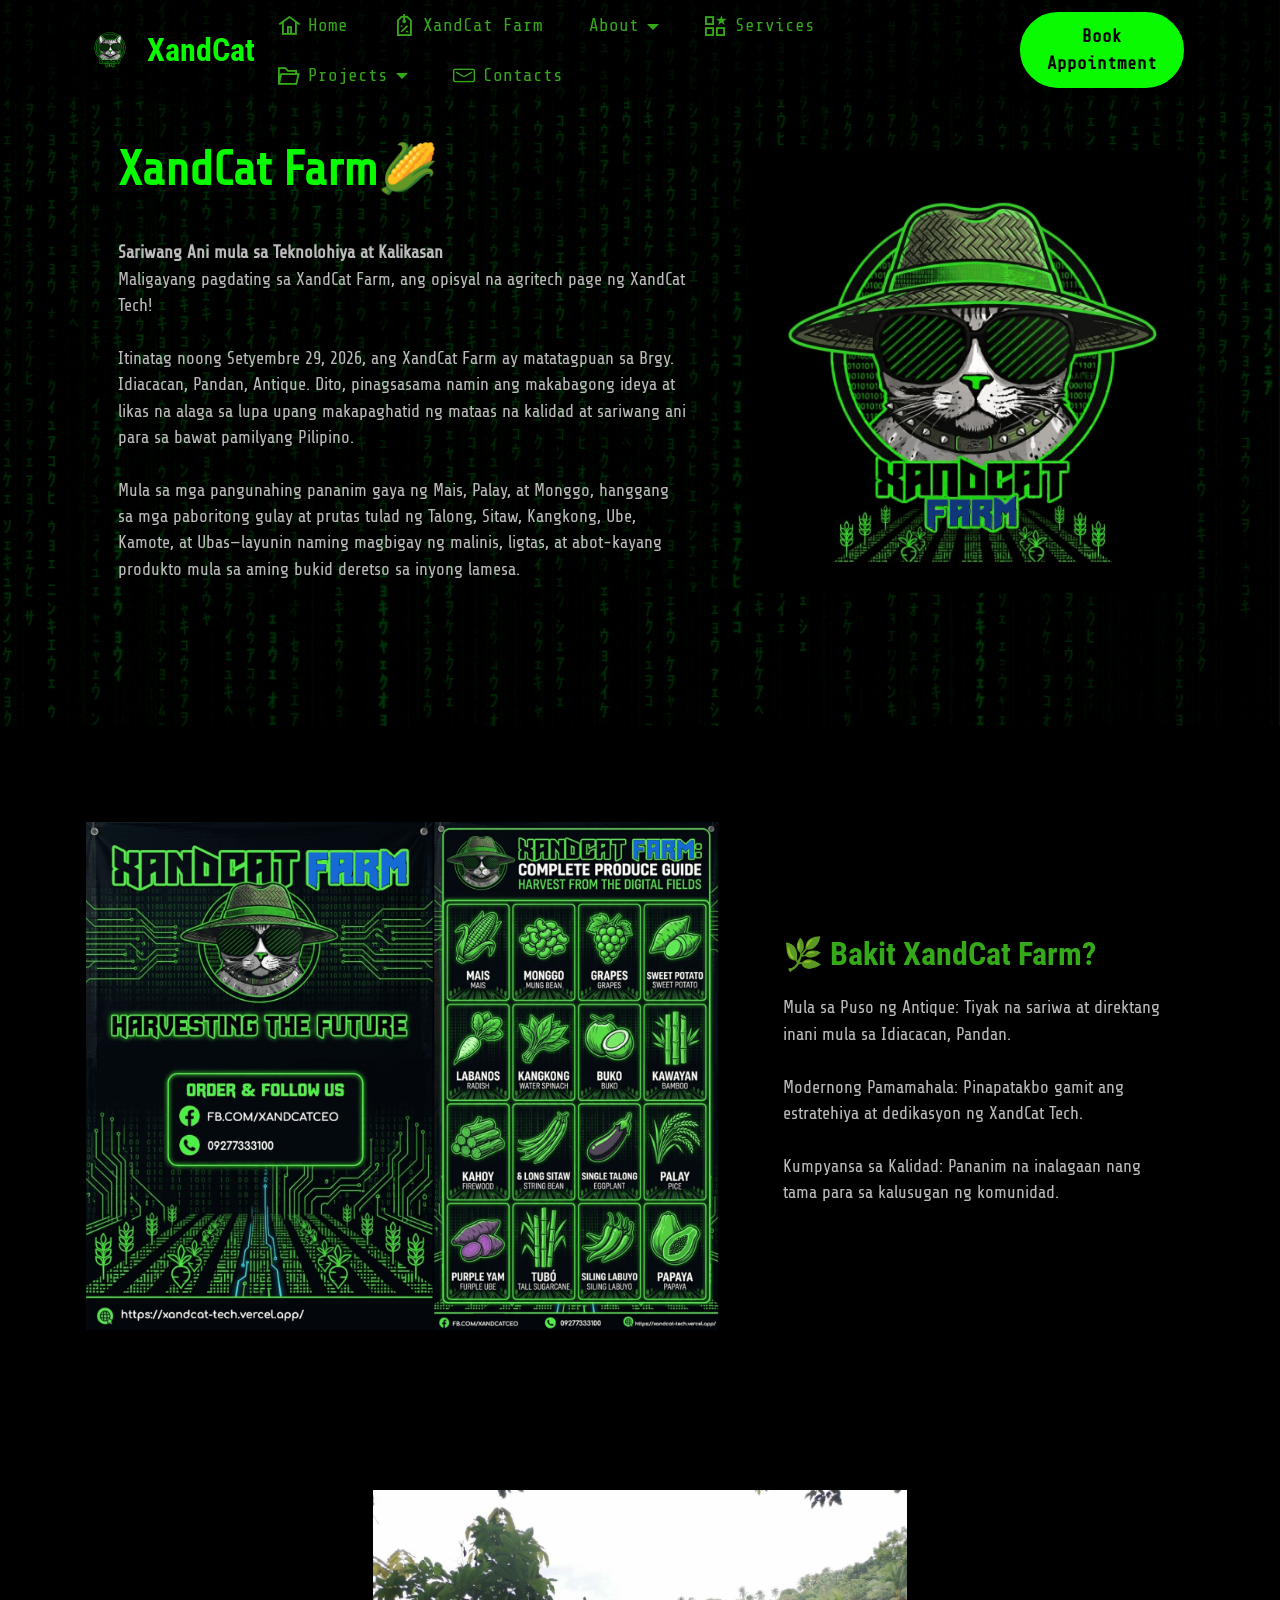
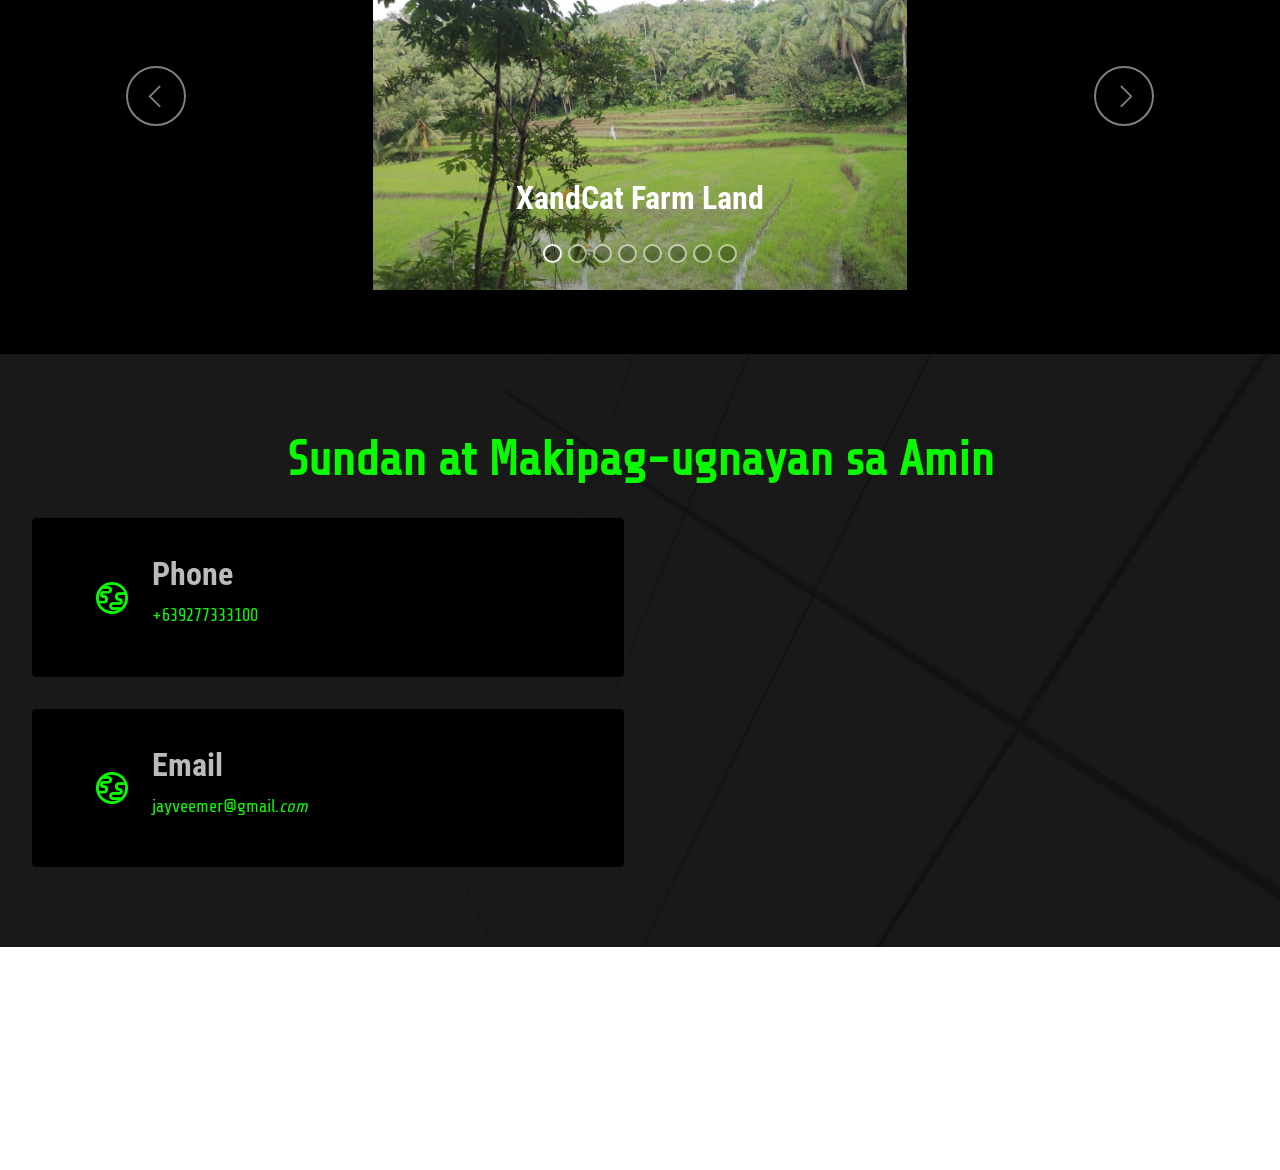
<file: XandCat Farm.html>
<!DOCTYPE html>
<html  >
<head>
  <!-- Site made with Mobirise Website Builder v6.1.12, https://mobirise.com -->
  <meta charset="UTF-8">
  <meta http-equiv="X-UA-Compatible" content="IE=edge">
  <meta name="generator" content="Mobirise v6.1.12, mobirise.com">
  <meta name="viewport" content="width=device-width, initial-scale=1, minimum-scale=1">
  <link rel="shortcut icon" href="assets/images/xandcat-tech-logo-2-96x96.png" type="image/x-icon">
  <meta name="description" content="🟢 XandCat Farm
"Sariwang Ani mula sa Teknolohiya at Kalikasan"

Maligayang pagdating sa XandCat Farm, ang opisyal na agritech page ng XandCat Tech!

Itinatag noong Setyembre 29, 2026, ang XandCat Farm ay matatagpuan sa Brgy. Idiacacan, Pandan, Antique. Dito, pinagsasama namin ang makabagong ideya at likas na alaga sa lupa upang makapaghatid ng mataas na kalidad at sariwang ani para sa bawat pamilyang Pilipino.

Mula sa mga pangunahing pananim gaya ng Mais, Palay, at Monggo, hanggang sa mga paboritong gulay at prutas tulad ng Talong, Sitaw, Kangkong, Ube, Kamote, at Ubas—layunin naming magbigay ng malinis, ligtas, at abot-kayang produkto mula sa aming bukid deretso sa inyong lamesa.

🌿 Bakit XandCat Farm?
Mula sa Puso ng Antique: Tiyak na sariwa at direktang inani mula sa Idiacacan, Pandan.

Modernong Pamamahala: Pinapatakbo gamit ang estratehiya at dedikasyon ng XandCat Tech.

Kumpyansa sa Kalidad: Pananim na inalagaan nang tama para sa kalusugan ng komunidad.

📞 Sundan at Makipag-ugnayan sa Amin
May tanong o nais mag-order? Bisitahin ang aming opisyal na Facebook Page o magpadala ng mensahe para sa inyong mga pangangailangan sa ani at produktong bukid!

Isang simpleng ugnayan ng Teknolohiya x Agrikultura para sa mas maunlad na bukas.">
  
  
  <title>XandCat Farm</title>
  <link rel="stylesheet" href="assets/web/assets/mobirise-icons2/mobirise2.css">
  <link rel="stylesheet" href="assets/web/assets/mobirise-icons-bold/mobirise-icons-bold.css">
  <link rel="stylesheet" href="assets/bootstrap/css/bootstrap.min.css">
  <link rel="stylesheet" href="assets/parallax/jarallax.css">
  <link rel="stylesheet" href="assets/dropdown/css/style.css">
  <link rel="stylesheet" href="assets/socicon/css/styles.css">
  <link rel="stylesheet" href="assets/theme/css/style.css">
  <link rel="preload" href="https://fonts.googleapis.com/css?family=Share+Tech:400&display=swap" as="style" onload="this.onload=null;this.rel='stylesheet'">
  <noscript><link rel="stylesheet" href="https://fonts.googleapis.com/css?family=Share+Tech:400&display=swap"></noscript>
  <link rel="preload" href="https://fonts.googleapis.com/css?family=Roboto+Condensed:100,200,300,400,500,600,700,800,900,100i,200i,300i,400i,500i,600i,700i,800i,900i&display=swap" as="style" onload="this.onload=null;this.rel='stylesheet'">
  <noscript><link rel="stylesheet" href="https://fonts.googleapis.com/css?family=Roboto+Condensed:100,200,300,400,500,600,700,800,900,100i,200i,300i,400i,500i,600i,700i,800i,900i&display=swap"></noscript>
  <link rel="preload" href="https://fonts.googleapis.com/css?family=Share+Tech+Mono:400&display=swap" as="style" onload="this.onload=null;this.rel='stylesheet'">
  <noscript><link rel="stylesheet" href="https://fonts.googleapis.com/css?family=Share+Tech+Mono:400&display=swap"></noscript>
  <link rel="preload" as="style" href="assets/mobirise/css/mbr-additional.css?v=s4OyXZ"><link rel="stylesheet" href="assets/mobirise/css/mbr-additional.css?v=s4OyXZ" type="text/css">

  
  
  
</head>
<body>

<!-- Analytics -->
    <meta charset="UTF-8">
    <meta name="viewport" content="width=device-width, initial-scale=1.0">
    <meta name="description" content="XandCat: Elevating Your Digital Presence. Discover our comprehensive services, including website development, software engineering, graphic design, video editing, and technical solutions. Our unique approach blends expertise, passion, and client-centricity to deliver outstanding results that surpass expectations.">
    <meta name="keywords" content="XandCat, website development, software engineering, graphic design, video editing, computer repairs, laptop repairs, technical solutions, client-centric, exceptional results, digital presence">
    <meta name="author" content="Jayvee Mer Dela Cruz">
<!-- /Analytics -->


  
  <section data-bs-version="5.1" class="menu menu1 cid-vxDPAVRhbH" once="menu" id="menu1-36">
    

    <nav class="navbar navbar-dropdown navbar-fixed-top navbar-expand-lg">
        <div class="container">
            <div class="navbar-brand">
                <span class="navbar-logo">
                    <a href="https://xandcat-tech-solutions.on.drv.tw">
                        <img src="assets/images/xandcat-tech-logo-2-96x96.webp" alt="XandCat Icon" style="height: 3rem;">
                    </a>
                </span>
                <span class="navbar-caption-wrap"><a class="navbar-caption text-primary display-5" href="https://xandcat-tech-solutions.on.drv.tw">XandCat</a></span>
            </div>
            <button class="navbar-toggler" type="button" data-toggle="collapse" data-bs-toggle="collapse" data-target="#navbarSupportedContent" data-bs-target="#navbarSupportedContent" aria-controls="navbarNavAltMarkup" aria-expanded="false" aria-label="Toggle navigation">
                <div class="hamburger">
                    <span></span>
                    <span></span>
                    <span></span>
                    <span></span>
                </div>
            </button>
            <div class="collapse navbar-collapse" id="navbarSupportedContent">
                <ul class="navbar-nav nav-dropdown" data-app-modern-menu="true"><li class="nav-item"><a class="nav-link link text-info display-4" href="index.html"><span class="mobi-mbri mobi-mbri-home mbr-iconfont mbr-iconfont-btn"></span>Home</a></li><li class="nav-item"><a class="nav-link link text-info text-primary display-4" href="XandCat Farm.html"><span class="mobi-mbri mobi-mbri-sale mbr-iconfont mbr-iconfont-btn"></span>XandCat Farm</a></li><li class="nav-item dropdown"><a class="nav-link link dropdown-toggle text-info show display-4" href="About.html" data-toggle="dropdown-submenu" data-bs-toggle="dropdown" data-bs-auto-close="outside" aria-expanded="true">
                            About</a><div class="dropdown-menu show" aria-labelledby="dropdown-329" data-bs-popper="none"><a class="dropdown-item text-info text-primary display-4" href="About.html"><span class="mobi-mbri mobi-mbri-briefcase mbr-iconfont mbr-iconfont-btn"></span>About XandCat</a><a class="dropdown-item text-info text-primary display-4" href="Bio.html" target="_blank"><span class="mobi-mbri mobi-mbri-user mbr-iconfont mbr-iconfont-btn"></span>Jvmer Bio &amp; CV</a></div></li>
                    <li class="nav-item"><a class="nav-link link text-info display-4" href="Services.html"><span class="mobi-mbri mobi-mbri-features mbr-iconfont mbr-iconfont-btn"></span>
                            Services</a></li><li class="nav-item dropdown"><a class="nav-link link text-info dropdown-toggle display-4" href="Projects.html" aria-expanded="false" data-toggle="dropdown-submenu" data-bs-toggle="dropdown" data-bs-auto-close="outside"><span class="mobi-mbri mobi-mbri-opened-folder mbr-iconfont mbr-iconfont-btn"></span>Projects</a><div class="dropdown-menu" aria-labelledby="dropdown-226"><a class="show text-info dropdown-item display-4" href="Projects.html"><span class="mobi-mbri mobi-mbri-code mbr-iconfont mbr-iconfont-btn"></span>Website &amp; WebApps</a><a class="show text-info dropdown-item text-primary display-4" href="Tshirt Design.html" target="_blank"><span class="mobi-mbri mobi-mbri-change-style mbr-iconfont mbr-iconfont-btn"></span>T-Shirts Designs</a><a class="show text-info dropdown-item text-primary display-4" href="https://xandcattech.itch.io/" target="_blank"><span class="socicon socicon-itchio mbr-iconfont mbr-iconfont-btn"></span>Games &amp; Mods</a></div></li>
                    <li class="nav-item"><a class="nav-link link text-info display-4" href="Contact.html"><span class="mbrib-letter mbr-iconfont mbr-iconfont-btn"></span>Contacts</a>
                    </li></ul>
                
                <div class="navbar-buttons mbr-section-btn"><a class="btn btn-primary display-4" href="https://mobiri.se">Book Appointment</a></div>
            </div>
        </div>
    </nav>
</section>

<section data-bs-version="5.1" class="image2 cid-vxDPAWcDoD mbr-parallax-background" id="image2-37">
    

    
    <div class="mbr-overlay" style="opacity: 0.7; background-color: rgb(0, 0, 0);">
    </div>

    <div class="container">
        <div class="row align-items-center">
            <div class="col-12 col-lg-5">
                <div class="image-wrapper">
                    <img src="assets/images/xandcat20farm20logo-1024x1024.webp" alt="Xand Cat About Image">
                    
                </div>
            </div>
            <div class="col-12 col-lg">
                <div class="text-wrapper">
                    <h2 class="mbr-section-title mbr-fonts-style mb-3 display-2"><strong>XandCat Farm🌽</strong></h2>
                    <p class="mbr-text mbr-fonts-style display-7"><br><strong>Sariwang Ani mula sa Teknolohiya at Kalikasan<br></strong>Maligayang pagdating sa XandCat Farm, ang opisyal na agritech page ng XandCat Tech!<br><br>Itinatag noong Setyembre 29, 2026, ang XandCat Farm ay matatagpuan sa Brgy. Idiacacan, Pandan, Antique. Dito, pinagsasama namin ang makabagong ideya at likas na alaga sa lupa upang makapaghatid ng mataas na kalidad at sariwang ani para sa bawat pamilyang Pilipino.<br><br>Mula sa mga pangunahing pananim gaya ng Mais, Palay, at Monggo, hanggang sa mga paboritong gulay at prutas tulad ng Talong, Sitaw, Kangkong, Ube, Kamote, at Ubas—layunin naming magbigay ng malinis, ligtas, at abot-kayang produkto mula sa aming bukid deretso sa inyong lamesa.<br></p>
                </div>
            </div>
        </div>
    </div>
</section>

<section data-bs-version="5.1" class="image1 cid-vxEkWql7L0" id="image1-3e">
    

    
    

    <div class="container">
        <div class="row align-items-center">
            <div class="col-12 col-lg-7">
                <div class="image-wrapper">
                    <img src="assets/images/asasas-816x654.webp" alt="XandCat Farm">
                    
                </div>
            </div>
            <div class="col-12 col-lg">
                <div class="text-wrapper">
                    <h3 class="mbr-section-title mbr-fonts-style mb-3 display-5"><strong>🌿 Bakit XandCat Farm?</strong></h3>
                    <p class="mbr-text mbr-fonts-style display-7">Mula sa Puso ng Antique: Tiyak na sariwa at direktang inani mula sa Idiacacan, Pandan.
<br>
<br>Modernong Pamamahala: Pinapatakbo gamit ang estratehiya at dedikasyon ng XandCat Tech.
<br>
<br>Kumpyansa sa Kalidad: Pananim na inalagaan nang tama para sa kalusugan ng komunidad.</p>
                </div>
            </div>
        </div>
    </div>
</section>

<section data-bs-version="5.1" class="slider2 cid-vxEmSBR7QH" id="slider2-3f">
    

    
    <div class="container">
        <div class="row justify-content-center">
            <div class="col-12 col-md-12">
                <div class="carousel slide" id="vxKkKUVowt" data-interval="5000" data-bs-interval="5000">
                    <ol class="carousel-indicators">
                        <li data-slide-to="0" data-bs-slide-to="0" class="active" data-target="#vxKkKUVowt" data-bs-target="#vxKkKUVowt"></li>
                        <li data-slide-to="1" data-bs-slide-to="1" data-target="#vxKkKUVowt" data-bs-target="#vxKkKUVowt"></li>
                        <li data-slide-to="2" data-bs-slide-to="2" data-target="#vxKkKUVowt" data-bs-target="#vxKkKUVowt"></li><li data-slide-to="3" data-bs-slide-to="3" data-target="#vxKkKUVowt" data-bs-target="#vxKkKUVowt"></li><li data-slide-to="4" data-bs-slide-to="4" data-target="#vxKkKUVowt" data-bs-target="#vxKkKUVowt"></li><li data-slide-to="5" data-bs-slide-to="5" data-target="#vxKkKUVowt" data-bs-target="#vxKkKUVowt"></li><li data-slide-to="6" data-bs-slide-to="6" data-target="#vxKkKUVowt" data-bs-target="#vxKkKUVowt"></li><li data-slide-to="7" data-bs-slide-to="7" data-target="#vxKkKUVowt" data-bs-target="#vxKkKUVowt"></li>
                    </ol>
                    <div class="carousel-inner">
                        <div class="carousel-item slider-image item active">
                            <div class="item-wrapper">
                                
                                <img class="d-block w-100" src="assets/images/photo-2026-10-10-21-23-53-1280x960.webp" alt="XandCat Farm" data-slide-to="0" data-bs-slide-to="0">
                                <div class="carousel-caption d-none d-md-block">
                                    <h5 class="mbr-section-subtitle mbr-fonts-style display-5">
                                        <strong>XandCat Farm Land</strong></h5>
                                    
                                </div>
                            </div>
                        </div>
                        <div class="carousel-item slider-image item">
                            <div class="item-wrapper">
                                
                                <img class="d-block w-100" src="assets/images/photo-2026-10-02-15-01-12-1280x960.webp" alt="XandCat Farm" data-slide-to="1" data-bs-slide-to="1">
                                <div class="carousel-caption d-none d-md-block">
                                    <h5 class="mbr-section-subtitle mbr-fonts-style display-5">
                                        <strong>Bamboo Lumber</strong></h5>
                                    
                                </div>
                            </div>
                        </div>
                        <div class="carousel-item slider-image item">
                            <div class="item-wrapper">
                                
                                <img class="d-block w-100" src="assets/images/photo-2026-10-10-21-25-39-960x1280.webp" alt="Mobirise Website Builder" data-slide-to="2" data-bs-slide-to="2">
                                <div class="carousel-caption d-none d-md-block">
                                    <h5 class="mbr-section-subtitle mbr-fonts-style display-5">
                                        <strong>Grapes Sprout</strong></h5>
                                    
                                </div>
                            </div>
                        </div><div class="carousel-item slider-image item">
                            <div class="item-wrapper">
                                
                                <img class="d-block w-100" src="assets/images/photo-2026-10-03-17-40-49-960x434.webp" alt="Mobirise Website Builder" data-slide-to="3" data-bs-slide-to="3">
                                <div class="carousel-caption d-none d-md-block">
                                    <h5 class="mbr-section-subtitle mbr-fonts-style display-5">
                                        <strong>Dwarf Coconut Seedlings</strong></h5>
                                    
                                </div>
                            </div>
                        </div><div class="carousel-item slider-image item">
                            <div class="item-wrapper">
                                
                                <img class="d-block w-100" src="assets/images/photo-2026-10-10-21-23-49-960x720.webp" alt="Mobirise Website Builder" data-slide-to="4" data-bs-slide-to="4">
                                <div class="carousel-caption d-none d-md-block">
                                    <h5 class="mbr-section-subtitle mbr-fonts-style display-5">
                                        <strong>Corns</strong></h5>
                                    
                                </div>
                            </div>
                        </div><div class="carousel-item slider-image item">
                            <div class="item-wrapper">
                                
                                <img class="d-block w-100" src="assets/images/photo-2026-10-10-21-25-36-960x720.webp" alt="Mobirise Website Builder" data-slide-to="5" data-bs-slide-to="5">
                                <div class="carousel-caption d-none d-md-block">
                                    <h5 class="mbr-section-subtitle mbr-fonts-style display-5">
                                        <strong>Corn Seedlings</strong></h5>
                                    
                                </div>
                            </div>
                        </div><div class="carousel-item slider-image item">
                            <div class="item-wrapper">
                                
                                <img class="d-block w-100" src="assets/images/photo-2026-10-10-21-25-40202-960x720.webp" alt="Mobirise Website Builder" data-slide-to="6" data-bs-slide-to="6">
                                <div class="carousel-caption d-none d-md-block">
                                    <h5 class="mbr-section-subtitle mbr-fonts-style display-5"><strong>Corn Sprout</strong></h5>
                                    
                                </div>
                            </div>
                        </div><div class="carousel-item slider-image item">
                            <div class="item-wrapper">
                                
                                <img class="d-block w-100" src="assets/images/photo-2026-10-10-21-25-35-960x215.webp" alt="Mobirise Website Builder" data-slide-to="7" data-bs-slide-to="7">
                                <div class="carousel-caption d-none d-md-block">
                                    <h5 class="mbr-section-subtitle mbr-fonts-style display-5">
                                        <strong>Xand Cat Farm Land</strong></h5>
                                    
                                </div>
                            </div>
                        </div>
                    </div>
                    <a class="carousel-control carousel-control-prev" role="button" data-slide="prev" data-bs-slide="prev" href="#vxKkKUVowt">
                        <span class="mobi-mbri mobi-mbri-arrow-prev" aria-hidden="true"></span>
                        <span class="sr-only visually-hidden">Previous</span>
                    </a>
                    <a class="carousel-control carousel-control-next" role="button" data-slide="next" data-bs-slide="next" href="#vxKkKUVowt">
                        <span class="mobi-mbri mobi-mbri-arrow-next" aria-hidden="true"></span>
                        <span class="sr-only visually-hidden">Next</span>
                    </a>
                </div>
            </div>
        </div>
    </div>
</section>

<section data-bs-version="5.1" class="contacts3 map1 cid-vxDPAXcQPs" id="contacts3-3b">

    

    
    <div class="mbr-overlay" style="opacity: 0.9; background-color: rgb(0, 0, 0);"></div>
    <div class="container-fluid">
        <div class="mbr-section-head">
            <h3 class="mbr-section-title mbr-fonts-style align-center mb-0 display-2"><strong>Sundan at Makipag-ugnayan sa Amin</strong></h3>
            
        </div>
        <div class="row justify-content-center mt-4">
            <div class="card col-12 col-md-6">
                <div class="card-wrapper">
                    <div class="image-wrapper">
                        <span class="mbr-iconfont mobi-mbri-globe mobi-mbri"></span>
                    </div>
                    <div class="text-wrapper">
                        <h6 class="card-title mbr-fonts-style mb-1 display-5">
                            <strong>Phone</strong>
                        </h6>
                        <p class="mbr-text mbr-fonts-style display-7">+639277333100</p>
                    </div>
                </div>
                <div class="card-wrapper">
                    <div class="image-wrapper">
                        <span class="mbr-iconfont mobi-mbri-globe mobi-mbri"></span>
                    </div>
                    <div class="text-wrapper">
                        <h6 class="card-title mbr-fonts-style mb-1 display-5">
                            <strong>Email</strong>
                        </h6>
                        <p class="mbr-text mbr-fonts-style display-7">jayveemer@gmail.<em>com</em></p>
                    </div>
                </div>
            </div>
            <div class="map-wrapper col-12 col-md-6">
                <div class="google-map"><iframe frameborder="0" style="border:0" src="https://www.google.com/maps/embed?pb=!1m18!1m12!1m3!1d3907.0970765731927!2d122.0988765747769!3d11.687532241728539!2m3!1f0!2f0!3f0!3m2!1i1024!2i768!4f13.1!3m3!1m2!1s0x33a56536095c8491%3A0x7f91708749794c26!2sXandCat%20Tech%20Solution%20%E2%80%93%20Idiacacan%20Beach%20House!5e0!3m2!1sen!2sph!4v1791642848602!5m2!1sen!2sph" allowfullscreen=""></iframe></div>
            </div>
        </div>
    </div>
</section>

<section data-bs-version="5.1" class="footer3 cid-vxDPAXw0LB mbr-reveal" once="footers" id="footer3-3c">

    

    

    <div class="container">
        <div class="media-container-row align-center mbr-white">
            <div class="row row-links">
                <ul class="foot-menu">
                    
                    
                    
                    
                    
                <li class="foot-menu-item mbr-fonts-style display-7"><a href="index.html" class="text-primary">Home</a></li><li class="foot-menu-item mbr-fonts-style display-7"><a href="XandCat Farm.html" class="text-primary">XandCat Farm</a></li><li class="foot-menu-item mbr-fonts-style display-7"><a href="About.html" class="text-primary">About</a></li><li class="foot-menu-item mbr-fonts-style display-7"><a href="Services.html" class="text-primary">Services</a></li><li class="foot-menu-item mbr-fonts-style display-7"><a href="Projects.html" class="text-primary">Project</a></li><li class="foot-menu-item mbr-fonts-style display-7"><a href="Contact.html" class="text-primary">Contact</a></li></ul>
            </div>
            <div class="row social-row">
                <div class="social-list align-right pb-2">
                    
                    
                    
                    
                    
                    
                <div class="soc-item">
                        <a href="https://www.facebook.com/xandcat.ceo" target="_blank">
                            <span class="mbr-iconfont mbr-iconfont-social socicon-facebook socicon"></span>
                        </a>
                    </div><div class="soc-item">
                        <a href="mailto:jayveemer@gmail.com">
                            <span class="mbr-iconfont mbr-iconfont-social socicon-mail socicon"></span>
                        </a>
                    </div><div class="soc-item">
                        <a href="https://xandcattech.itch.io/" target="_blank">
                            <span class="mbr-iconfont mbr-iconfont-social socicon-itchio socicon"></span>
                        </a>
                    </div><div class="soc-item">
                        <a href="http://www.linkedin.com/in/jayveemer/" target="_blank">
                            <span class="mbr-iconfont mbr-iconfont-social socicon-linkedin socicon"></span>
                        </a>
                    </div></div>
            </div>
            <div class="row row-copirayt">
                <p class="mbr-text mb-0 mbr-fonts-style mbr-white align-center display-7"></p><p>
                    © Copyright 2025<a href="index.html" class="text-primary">&nbsp;XandCat Tech Solution</a>. All Rights Reserved.</p><p>📞+639277333100 | ✉️ jayveemerdelacruz01@gmail.com | 📱fb.com/xandcat.ceo | 🏡404 Purok 4, Idiacacan, Pandan, Antique</p><p></p>
            </div>
        </div>
    </div>
</section><script src="assets/bootstrap/js/bootstrap.bundle.min.js"></script>  <script src="assets/parallax/jarallax.js"></script>  <script src="assets/smoothscroll/smooth-scroll.js"></script>  <script src="assets/ytplayer/index.js"></script>  <script src="assets/dropdown/js/navbar-dropdown.js"></script>  <script src="assets/theme/js/script.js"></script>  
  
  
</body>
</html>
</file>
<file: assets/web/assets/mobirise-icons2/mobirise2.css>
@font-face {
  font-family: 'Moririse2';
  font-display: swap;
  src:  url('mobirise2.eot?f2bix4');
  src:  url('mobirise2.eot?f2bix4#iefix') format('embedded-opentype'),
    url('mobirise2.woff2?f2bix4') format('woff2'),
    url('mobirise2.woff?f2bix4') format('woff'),
    url('mobirise2.ttf?f2bix4') format('truetype'),
    url('mobirise2.svg?f2bix4#mobirise2') format('svg');
  font-weight: normal;
  font-style: normal;
}

[class^="mobi-"], [class*=" mobi-"] {
  /* use !important to prevent issues with browser extensions that change fonts */
  font-family: 'Moririse2' !important;
  speak: none;
  font-style: normal;
  font-weight: normal;
  font-variant: normal;
  text-transform: none;
  line-height: 1;

  /* Better Font Rendering =========== */
  -webkit-font-smoothing: antialiased;
  -moz-osx-font-smoothing: grayscale;
}

.mobi-mbri-add-submenu:before {
  content: "\e900";
}
.mobi-mbri-alert:before {
  content: "\e901";
}
.mobi-mbri-align-center:before {
  content: "\e902";
}
.mobi-mbri-align-justify:before {
  content: "\e903";
}
.mobi-mbri-align-left:before {
  content: "\e904";
}
.mobi-mbri-align-right:before {
  content: "\e905";
}
.mobi-mbri-android:before {
  content: "\e906";
}
.mobi-mbri-apple:before {
  content: "\e907";
}
.mobi-mbri-arrow-down:before {
  content: "\e908";
}
.mobi-mbri-arrow-next:before {
  content: "\e909";
}
.mobi-mbri-arrow-prev:before {
  content: "\e90a";
}
.mobi-mbri-arrow-up:before {
  content: "\e90b";
}
.mobi-mbri-bold:before {
  content: "\e90c";
}
.mobi-mbri-bookmark:before {
  content: "\e90d";
}
.mobi-mbri-bootstrap:before {
  content: "\e90e";
}
.mobi-mbri-briefcase:before {
  content: "\e90f";
}
.mobi-mbri-browse:before {
  content: "\e910";
}
.mobi-mbri-bulleted-list:before {
  content: "\e911";
}
.mobi-mbri-calendar:before {
  content: "\e912";
}
.mobi-mbri-camera:before {
  content: "\e913";
}
.mobi-mbri-cart-add:before {
  content: "\e914";
}
.mobi-mbri-cart-full:before {
  content: "\e915";
}
.mobi-mbri-cash:before {
  content: "\e916";
}
.mobi-mbri-change-style:before {
  content: "\e917";
}
.mobi-mbri-chat:before {
  content: "\e918";
}
.mobi-mbri-clock:before {
  content: "\e919";
}
.mobi-mbri-close:before {
  content: "\e91a";
}
.mobi-mbri-cloud:before {
  content: "\e91b";
}
.mobi-mbri-code:before {
  content: "\e91c";
}
.mobi-mbri-contact-form:before {
  content: "\e91d";
}
.mobi-mbri-credit-card:before {
  content: "\e91e";
}
.mobi-mbri-cursor-click:before {
  content: "\e91f";
}
.mobi-mbri-cust-feedback:before {
  content: "\e920";
}
.mobi-mbri-database:before {
  content: "\e921";
}
.mobi-mbri-delivery:before {
  content: "\e922";
}
.mobi-mbri-desktop:before {
  content: "\e923";
}
.mobi-mbri-devices:before {
  content: "\e924";
}
.mobi-mbri-down:before {
  content: "\e925";
}
.mobi-mbri-download-2:before {
  content: "\e926";
}
.mobi-mbri-download:before {
  content: "\e927";
}
.mobi-mbri-drag-n-drop-2:before {
  content: "\e928";
}
.mobi-mbri-drag-n-drop:before {
  content: "\e929";
}
.mobi-mbri-edit-2:before {
  content: "\e92a";
}
.mobi-mbri-edit:before {
  content: "\e92b";
}
.mobi-mbri-error:before {
  content: "\e92c";
}
.mobi-mbri-extension:before {
  content: "\e92d";
}
.mobi-mbri-features:before {
  content: "\e92e";
}
.mobi-mbri-file:before {
  content: "\e92f";
}
.mobi-mbri-flag:before {
  content: "\e930";
}
.mobi-mbri-folder:before {
  content: "\e931";
}
.mobi-mbri-gift:before {
  content: "\e932";
}
.mobi-mbri-github:before {
  content: "\e933";
}
.mobi-mbri-globe-2:before {
  content: "\e934";
}
.mobi-mbri-globe:before {
  content: "\e935";
}
.mobi-mbri-growing-chart:before {
  content: "\e936";
}
.mobi-mbri-hearth:before {
  content: "\e937";
}
.mobi-mbri-help:before {
  content: "\e938";
}
.mobi-mbri-home:before {
  content: "\e939";
}
.mobi-mbri-hot-cup:before {
  content: "\e93a";
}
.mobi-mbri-idea:before {
  content: "\e93b";
}
.mobi-mbri-image-gallery:before {
  content: "\e93c";
}
.mobi-mbri-image-slider:before {
  content: "\e93d";
}
.mobi-mbri-info:before {
  content: "\e93e";
}
.mobi-mbri-italic:before {
  content: "\e93f";
}
.mobi-mbri-key:before {
  content: "\e940";
}
.mobi-mbri-laptop:before {
  content: "\e941";
}
.mobi-mbri-layers:before {
  content: "\e942";
}
.mobi-mbri-left-right:before {
  content: "\e943";
}
.mobi-mbri-left:before {
  content: "\e944";
}
.mobi-mbri-letter:before {
  content: "\e945";
}
.mobi-mbri-like:before {
  content: "\e946";
}
.mobi-mbri-link:before {
  content: "\e947";
}
.mobi-mbri-lock:before {
  content: "\e948";
}
.mobi-mbri-login:before {
  content: "\e949";
}
.mobi-mbri-logout:before {
  content: "\e94a";
}
.mobi-mbri-magic-stick:before {
  content: "\e94b";
}
.mobi-mbri-map-pin:before {
  content: "\e94c";
}
.mobi-mbri-menu:before {
  content: "\e94d";
}
.mobi-mbri-mobile-2:before {
  content: "\e94e";
}
.mobi-mbri-mobile-horizontal:before {
  content: "\e94f";
}
.mobi-mbri-mobile:before {
  content: "\e950";
}
.mobi-mbri-mobirise:before {
  content: "\e951";
}
.mobi-mbri-more-horizontal:before {
  content: "\e952";
}
.mobi-mbri-more-vertical:before {
  content: "\e953";
}
.mobi-mbri-music:before {
  content: "\e954";
}
.mobi-mbri-new-file:before {
  content: "\e955";
}
.mobi-mbri-numbered-list:before {
  content: "\e956";
}
.mobi-mbri-opened-folder:before {
  content: "\e957";
}
.mobi-mbri-pages:before {
  content: "\e958";
}
.mobi-mbri-paper-plane:before {
  content: "\e959";
}
.mobi-mbri-paperclip:before {
  content: "\e95a";
}
.mobi-mbri-phone:before {
  content: "\e95b";
}
.mobi-mbri-photo:before {
  content: "\e95c";
}
.mobi-mbri-photos:before {
  content: "\e95d";
}
.mobi-mbri-pin:before {
  content: "\e95e";
}
.mobi-mbri-play:before {
  content: "\e95f";
}
.mobi-mbri-plus:before {
  content: "\e960";
}
.mobi-mbri-preview:before {
  content: "\e961";
}
.mobi-mbri-print:before {
  content: "\e962";
}
.mobi-mbri-protect:before {
  content: "\e963";
}
.mobi-mbri-question:before {
  content: "\e964";
}
.mobi-mbri-quote-left:before {
  content: "\e965";
}
.mobi-mbri-quote-right:before {
  content: "\e966";
}
.mobi-mbri-redo:before {
  content: "\e967";
}
.mobi-mbri-refresh:before {
  content: "\e968";
}
.mobi-mbri-responsive-2:before {
  content: "\e969";
}
.mobi-mbri-responsive:before {
  content: "\e96a";
}
.mobi-mbri-right:before {
  content: "\e96b";
}
.mobi-mbri-rocket:before {
  content: "\e96c";
}
.mobi-mbri-sad-face:before {
  content: "\e96d";
}
.mobi-mbri-sale:before {
  content: "\e96e";
}
.mobi-mbri-save:before {
  content: "\e96f";
}
.mobi-mbri-search:before {
  content: "\e970";
}
.mobi-mbri-setting-2:before {
  content: "\e971";
}
.mobi-mbri-setting-3:before {
  content: "\e972";
}
.mobi-mbri-setting:before {
  content: "\e973";
}
.mobi-mbri-share:before {
  content: "\e974";
}
.mobi-mbri-shopping-bag:before {
  content: "\e975";
}
.mobi-mbri-shopping-basket:before {
  content: "\e976";
}
.mobi-mbri-shopping-cart:before {
  content: "\e977";
}
.mobi-mbri-sites:before {
  content: "\e978";
}
.mobi-mbri-smile-face:before {
  content: "\e979";
}
.mobi-mbri-speed:before {
  content: "\e97a";
}
.mobi-mbri-star:before {
  content: "\e97b";
}
.mobi-mbri-success:before {
  content: "\e97c";
}
.mobi-mbri-sun:before {
  content: "\e97d";
}
.mobi-mbri-sun2:before {
  content: "\e97e";
}
.mobi-mbri-tablet-vertical:before {
  content: "\e97f";
}
.mobi-mbri-tablet:before {
  content: "\e980";
}
.mobi-mbri-target:before {
  content: "\e981";
}
.mobi-mbri-timer:before {
  content: "\e982";
}
.mobi-mbri-to-ftp:before {
  content: "\e983";
}
.mobi-mbri-to-local-drive:before {
  content: "\e984";
}
.mobi-mbri-touch-swipe:before {
  content: "\e985";
}
.mobi-mbri-touch:before {
  content: "\e986";
}
.mobi-mbri-trash:before {
  content: "\e987";
}
.mobi-mbri-underline:before {
  content: "\e988";
}
.mobi-mbri-undo:before {
  content: "\e989";
}
.mobi-mbri-unlink:before {
  content: "\e98a";
}
.mobi-mbri-unlock:before {
  content: "\e98b";
}
.mobi-mbri-up-down:before {
  content: "\e98c";
}
.mobi-mbri-up:before {
  content: "\e98d";
}
.mobi-mbri-update:before {
  content: "\e98e";
}
.mobi-mbri-upload-2:before {
  content: "\e98f";
}
.mobi-mbri-upload:before {
  content: "\e990";
}
.mobi-mbri-user-2:before {
  content: "\e991";
}
.mobi-mbri-user:before {
  content: "\e992";
}
.mobi-mbri-users:before {
  content: "\e993";
}
.mobi-mbri-video-play:before {
  content: "\e994";
}
.mobi-mbri-video:before {
  content: "\e995";
}
.mobi-mbri-watch:before {
  content: "\e996";
}
.mobi-mbri-website-theme-2:before {
  content: "\e997";
}
.mobi-mbri-website-theme:before {
  content: "\e998";
}
.mobi-mbri-wifi:before {
  content: "\e999";
}
.mobi-mbri-windows:before {
  content: "\e99a";
}
.mobi-mbri-zoom-in:before {
  content: "\e99b";
}
.mobi-mbri-zoom-out:before {
  content: "\e99c";
}
</file>
<file: assets/web/assets/mobirise-icons-bold/mobirise-icons-bold.css>
@font-face {
  font-family: 'mobirise-icons-bold';
  font-display: swap;
  src:  url('mobirise-icons-bold.eot?m1l4yr');
  src:  url('mobirise-icons-bold.eot?m1l4yr#iefix') format('embedded-opentype'),
    url('mobirise-icons-bold.woff2?m1l4yr') format('woff2'),
    url('mobirise-icons-bold.woff?m1l4yr') format('woff'),
    url('mobirise-icons-bold.ttf?m1l4yr') format('truetype'),
    url('mobirise-icons-bold.svg?m1l4yr#mobirise-icons-bold') format('svg');
  font-weight: normal;
  font-style: normal;
}

[class^="mbrib-"], [class*="mbrib-"] {
  /* use !important to prevent issues with browser extensions that change fonts */
  font-family: 'mobirise-icons-bold' !important;
  speak: none;
  font-style: normal;
  font-weight: normal;
  font-variant: normal;
  text-transform: none;
  line-height: 1;

  /* Better Font Rendering =========== */
  -webkit-font-smoothing: antialiased;
  -moz-osx-font-smoothing: grayscale;
}

.mbrib-add-submenu:before {
  content: "\e900";
}
.mbrib-alert:before {
  content: "\e901";
}
.mbrib-align-center:before {
  content: "\e902";
}
.mbrib-align-justify:before {
  content: "\e903";
}
.mbrib-align-left:before {
  content: "\e904";
}
.mbrib-align-right:before {
  content: "\e905";
}
.mbrib-android:before {
  content: "\e906";
}
.mbrib-apple:before {
  content: "\e907";
}
.mbrib-arrow-down:before {
  content: "\e908";
}
.mbrib-arrow-next:before {
  content: "\e909";
}
.mbrib-arrow-prev:before {
  content: "\e90a";
}
.mbrib-arrow-up:before {
  content: "\e90b";
}
.mbrib-bold:before {
  content: "\e90c";
}
.mbrib-bookmark:before {
  content: "\e90d";
}
.mbrib-bootstrap:before {
  content: "\e90e";
}
.mbrib-briefcase:before {
  content: "\e90f";
}
.mbrib-browse:before {
  content: "\e910";
}
.mbrib-bulleted-list:before {
  content: "\e911";
}
.mbrib-calendar:before {
  content: "\e912";
}
.mbrib-camera:before {
  content: "\e913";
}
.mbrib-cart-add:before {
  content: "\e914";
}
.mbrib-cart-full:before {
  content: "\e915";
}
.mbrib-cash:before {
  content: "\e916";
}
.mbrib-change-style:before {
  content: "\e917";
}
.mbrib-chat:before {
  content: "\e918";
}
.mbrib-clock:before {
  content: "\e919";
}
.mbrib-close:before {
  content: "\e91a";
}
.mbrib-cloud:before {
  content: "\e91b";
}
.mbrib-code:before {
  content: "\e91c";
}
.mbrib-contact-form:before {
  content: "\e91d";
}
.mbrib-credit-card:before {
  content: "\e91e";
}
.mbrib-cursor-click:before {
  content: "\e91f";
}
.mbrib-cust-feedback:before {
  content: "\e920";
}
.mbrib-database:before {
  content: "\e921";
}
.mbrib-delivery:before {
  content: "\e922";
}
.mbrib-desktop:before {
  content: "\e923";
}
.mbrib-devices:before {
  content: "\e924";
}
.mbrib-down:before {
  content: "\e925";
}
.mbrib-download:before {
  content: "\e926";
}
.mbrib-drag-n-drop:before {
  content: "\e927";
}
.mbrib-drag-n-drop2:before {
  content: "\e928";
}
.mbrib-edit:before {
  content: "\e929";
}
.mbrib-edit2:before {
  content: "\e92a";
}
.mbrib-error:before {
  content: "\e92b";
}
.mbrib-extension:before {
  content: "\e92c";
}
.mbrib-features:before {
  content: "\e92d";
}
.mbrib-file:before {
  content: "\e92e";
}
.mbrib-flag:before {
  content: "\e92f";
}
.mbrib-folder:before {
  content: "\e930";
}
.mbrib-gift:before {
  content: "\e931";
}
.mbrib-github:before {
  content: "\e932";
}
.mbrib-globe-2:before {
  content: "\e933";
}
.mbrib-globe:before {
  content: "\e934";
}
.mbrib-growing-chart:before {
  content: "\e935";
}
.mbrib-hearth:before {
  content: "\e936";
}
.mbrib-help:before {
  content: "\e937";
}
.mbrib-home:before {
  content: "\e938";
}
.mbrib-hot-cup:before {
  content: "\e939";
}
.mbrib-idea:before {
  content: "\e93a";
}
.mbrib-image-gallery:before {
  content: "\e93b";
}
.mbrib-image-slider:before {
  content: "\e93c";
}
.mbrib-info:before {
  content: "\e93d";
}
.mbrib-italic:before {
  content: "\e93e";
}
.mbrib-key:before {
  content: "\e93f";
}
.mbrib-laptop:before {
  content: "\e940";
}
.mbrib-layers:before {
  content: "\e941";
}
.mbrib-left-right:before {
  content: "\e942";
}
.mbrib-left:before {
  content: "\e943";
}
.mbrib-letter:before {
  content: "\e944";
}
.mbrib-like:before {
  content: "\e945";
}
.mbrib-link:before {
  content: "\e946";
}
.mbrib-lock:before {
  content: "\e947";
}
.mbrib-login:before {
  content: "\e948";
}
.mbrib-logout:before {
  content: "\e949";
}
.mbrib-magic-stick:before {
  content: "\e94a";
}
.mbrib-map-pin:before {
  content: "\e94b";
}
.mbrib-menu:before {
  content: "\e94c";
}
.mbrib-mobile:before {
  content: "\e94d";
}
.mbrib-mobile2:before {
  content: "\e94e";
}
.mbrib-mobirise:before {
  content: "\e94f";
}
.mbrib-more-horizontal:before {
  content: "\e950";
}
.mbrib-more-vertical:before {
  content: "\e951";
}
.mbrib-music:before {
  content: "\e952";
}
.mbrib-new-file:before {
  content: "\e953";
}
.mbrib-numbered-list:before {
  content: "\e954";
}
.mbrib-opened-folder:before {
  content: "\e955";
}
.mbrib-pages:before {
  content: "\e956";
}
.mbrib-paper-plane:before {
  content: "\e957";
}
.mbrib-paperclip:before {
  content: "\e958";
}
.mbrib-photo:before {
  content: "\e959";
}
.mbrib-photos:before {
  content: "\e95a";
}
.mbrib-pin:before {
  content: "\e95b";
}
.mbrib-play:before {
  content: "\e95c";
}
.mbrib-plus:before {
  content: "\e95d";
}
.mbrib-preview:before {
  content: "\e95e";
}
.mbrib-print:before {
  content: "\e95f";
}
.mbrib-protect:before {
  content: "\e960";
}
.mbrib-question:before {
  content: "\e961";
}
.mbrib-quote-left:before {
  content: "\e962";
}
.mbrib-quote-right:before {
  content: "\e963";
}
.mbrib-redo:before {
  content: "\e964";
}
.mbrib-refresh:before {
  content: "\e965";
}
.mbrib-responsive:before {
  content: "\e966";
}
.mbrib-right:before {
  content: "\e967";
}
.mbrib-rocket:before {
  content: "\e968";
}
.mbrib-sad-face:before {
  content: "\e969";
}
.mbrib-sale:before {
  content: "\e96a";
}
.mbrib-save:before {
  content: "\e96b";
}
.mbrib-search:before {
  content: "\e96c";
}
.mbrib-setting:before {
  content: "\e96d";
}
.mbrib-setting2:before {
  content: "\e96e";
}
.mbrib-setting3:before {
  content: "\e96f";
}
.mbrib-share:before {
  content: "\e970";
}
.mbrib-shopping-bag:before {
  content: "\e971";
}
.mbrib-shopping-basket:before {
  content: "\e972";
}
.mbrib-shopping-cart:before {
  content: "\e973";
}
.mbrib-sites:before {
  content: "\e974";
}
.mbrib-smile-face:before {
  content: "\e975";
}
.mbrib-speed:before {
  content: "\e976";
}
.mbrib-star:before {
  content: "\e977";
}
.mbrib-success:before {
  content: "\e978";
}
.mbrib-sun:before {
  content: "\e979";
}
.mbrib-sun2:before {
  content: "\e97a";
}
.mbrib-tablet-vertical:before {
  content: "\e97b";
}
.mbrib-tablet:before {
  content: "\e97c";
}
.mbrib-target:before {
  content: "\e97d";
}
.mbrib-timer:before {
  content: "\e97e";
}
.mbrib-to-ftp:before {
  content: "\e97f";
}
.mbrib-to-local-drive:before {
  content: "\e980";
}
.mbrib-touch-swipe:before {
  content: "\e981";
}
.mbrib-touch:before {
  content: "\e982";
}
.mbrib-trash:before {
  content: "\e983";
}
.mbrib-underline:before {
  content: "\e984";
}
.mbrib-undo:before {
  content: "\e985";
}
.mbrib-unlink:before {
  content: "\e986";
}
.mbrib-unlock:before {
  content: "\e987";
}
.mbrib-up-down:before {
  content: "\e988";
}
.mbrib-up:before {
  content: "\e989";
}
.mbrib-update:before {
  content: "\e98a";
}
.mbrib-upload:before {
  content: "\e98b";
}
.mbrib-user:before {
  content: "\e98c";
}
.mbrib-user2:before {
  content: "\e98d";
}
.mbrib-users:before {
  content: "\e98e";
}
.mbrib-video-play:before {
  content: "\e98f";
}
.mbrib-video:before {
  content: "\e990";
}
.mbrib-watch:before {
  content: "\e991";
}
.mbrib-website-theme:before {
  content: "\e992";
}
.mbrib-wifi:before {
  content: "\e993";
}
.mbrib-windows:before {
  content: "\e994";
}
.mbrib-zoom-out:before {
  content: "\e995";
}
</file>
<file: assets/parallax/jarallax.css>
.jarallax {
    position: relative;
    z-index: 0;
}
.jarallax > .jarallax-img {
    position: absolute;
    object-fit: cover;
    /* support for plugin https://github.com/bfred-it/object-fit-images */
    font-family: 'object-fit: cover;';
    top: 0;
    left: 0;
    width: 100%;
    height: 100%;
    z-index: -1;
}
</file>
<file: assets/dropdown/css/style.css>
.navbar-dropdown {
  left: 0;
  padding: 0;
  position: absolute;
  right: 0;
  top: 0;
  transition: all 0.45s ease;
  z-index: 1030;
  background: #282828; }
  .navbar-dropdown .navbar-logo {
    margin-right: 0.8rem;
    transition: margin 0.3s ease-in-out;
    vertical-align: middle; }
    .navbar-dropdown .navbar-logo img {
      height: 3.125rem;
      transition: all 0.3s ease-in-out; }
    .navbar-dropdown .navbar-logo.mbr-iconfont {
      font-size: 3.125rem;
      line-height: 3.125rem; }
  .navbar-dropdown .navbar-caption {
    font-weight: 700;
    white-space: normal;
    vertical-align: -4px;
    line-height: 3.125rem !important; }
    .navbar-dropdown .navbar-caption, .navbar-dropdown .navbar-caption:hover {
      color: inherit;
      text-decoration: none; }
  .navbar-dropdown .mbr-iconfont + .navbar-caption {
    vertical-align: -1px; }
  .navbar-dropdown.navbar-fixed-top {
    position: fixed; }
  .navbar-dropdown .navbar-brand span {
    vertical-align: -4px; }
  .navbar-dropdown.bg-color.transparent {
    background: none; }
  .navbar-dropdown.navbar-short .navbar-brand {
    padding: 0.625rem 0; }
    .navbar-dropdown.navbar-short .navbar-brand span {
      vertical-align: -1px; }
  .navbar-dropdown.navbar-short .navbar-caption {
    line-height: 2.375rem !important;
    vertical-align: -2px; }
  .navbar-dropdown.navbar-short .navbar-logo {
    margin-right: 0.5rem; }
    .navbar-dropdown.navbar-short .navbar-logo img {
      height: 2.375rem; }
    .navbar-dropdown.navbar-short .navbar-logo.mbr-iconfont {
      font-size: 2.375rem;
      line-height: 2.375rem; }
  .navbar-dropdown.navbar-short .mbr-table-cell {
    height: 3.625rem; }
  .navbar-dropdown .navbar-close {
    left: 0.6875rem;
    position: fixed;
    top: 0.75rem;
    z-index: 1000; }
  .navbar-dropdown .hamburger-icon {
    content: "";
    display: inline-block;
    vertical-align: middle;
    width: 16px;
    -webkit-box-shadow: 0 -6px 0 1px #282828,0 0 0 1px #282828,0 6px 0 1px #282828;
    -moz-box-shadow: 0 -6px 0 1px #282828,0 0 0 1px #282828,0 6px 0 1px #282828;
    box-shadow: 0 -6px 0 1px #282828,0 0 0 1px #282828,0 6px 0 1px #282828; }

.dropdown-menu .dropdown-toggle[data-toggle="dropdown-submenu"]::after {
  border-bottom: 0.35em solid transparent;
  border-left: 0.35em solid;
  border-right: 0;
  border-top: 0.35em solid transparent;
  margin-left: 0.3rem; }

.dropdown-menu .dropdown-item:focus {
  outline: 0; }

.nav-dropdown {
  font-size: 0.75rem;
  font-weight: 500;
  height: auto !important; }
  .nav-dropdown .nav-btn {
    padding-left: 1rem; }
  .nav-dropdown .link {
    margin: .667em 1.667em;
    font-weight: 500;
    padding: 0;
    transition: color .2s ease-in-out; }
    .nav-dropdown .link.dropdown-toggle {
      margin-right: 2.583em; }
      .nav-dropdown .link.dropdown-toggle::after {
        margin-left: .25rem;
        border-top: 0.35em solid;
        border-right: 0.35em solid transparent;
        border-left: 0.35em solid transparent;
        border-bottom: 0; }
      .nav-dropdown .link.dropdown-toggle[aria-expanded="true"] {
        margin: 0;
        padding: 0.667em 3.263em  0.667em 1.667em; }
  .nav-dropdown .link::after,
  .nav-dropdown .dropdown-item::after {
    color: inherit; }
  .nav-dropdown .btn {
    font-size: 0.75rem;
    font-weight: 700;
    letter-spacing: 0;
    margin-bottom: 0;
    padding-left: 1.25rem;
    padding-right: 1.25rem; }
  .nav-dropdown .dropdown-menu {
    border-radius: 0;
    border: 0;
    left: 0;
    margin: 0;
    padding-bottom: 1.25rem;
    padding-top: 1.25rem;
    position: relative; }
  .nav-dropdown .dropdown-submenu {
    margin-left: 0.125rem;
    top: 0; }
  .nav-dropdown .dropdown-item {
    font-weight: 500;
    line-height: 2;
    padding: 0.3846em 4.615em 0.3846em 1.5385em;
    position: relative;
    transition: color .2s ease-in-out, background-color .2s ease-in-out; }
    .nav-dropdown .dropdown-item::after {
      margin-top: -0.3077em;
      position: absolute;
      right: 1.1538em;
      top: 50%; }
    .nav-dropdown .dropdown-item:focus, .nav-dropdown .dropdown-item:hover {
      background: none; }

@media (max-width: 767px) {
  .nav-dropdown.navbar-toggleable-sm {
    bottom: 0;
    display: none;
    left: 0;
    overflow-x: hidden;
    position: fixed;
    top: 0;
    transform: translateX(-100%);
    -ms-transform: translateX(-100%);
    -webkit-transform: translateX(-100%);
    width: 18.75rem;
    z-index: 999; } }
.nav-dropdown.navbar-toggleable-xl {
  bottom: 0;
  display: none;
  left: 0;
  overflow-x: hidden;
  position: fixed;
  top: 0;
  transform: translateX(-100%);
  -ms-transform: translateX(-100%);
  -webkit-transform: translateX(-100%);
  width: 18.75rem;
  z-index: 999; }

.nav-dropdown-sm {
  display: block !important;
  overflow-x: hidden;
  overflow: auto;
  padding-top: 3.875rem; }
  .nav-dropdown-sm::after {
    content: "";
    display: block;
    height: 3rem;
    width: 100%; }
  .nav-dropdown-sm.collapse.in ~ .navbar-close {
    display: block !important; }
  .nav-dropdown-sm.collapsing, .nav-dropdown-sm.collapse.in {
    transform: translateX(0);
    -ms-transform: translateX(0);
    -webkit-transform: translateX(0);
    transition: all 0.25s ease-out;
    -webkit-transition: all 0.25s ease-out;
    background: #282828; }
  .nav-dropdown-sm.collapsing[aria-expanded="false"] {
    transform: translateX(-100%);
    -ms-transform: translateX(-100%);
    -webkit-transform: translateX(-100%); }
  .nav-dropdown-sm .nav-item {
    display: block;
    margin-left: 0 !important;
    padding-left: 0; }
  .nav-dropdown-sm .link,
  .nav-dropdown-sm .dropdown-item {
    border-top: 1px dotted rgba(255, 255, 255, 0.1);
    font-size: 0.8125rem;
    line-height: 1.6;
    margin: 0 !important;
    padding: 0.875rem 2.4rem 0.875rem 1.5625rem !important;
    position: relative;
    white-space: normal; }
    .nav-dropdown-sm .link:focus, .nav-dropdown-sm .link:hover,
    .nav-dropdown-sm .dropdown-item:focus,
    .nav-dropdown-sm .dropdown-item:hover {
      background: rgba(0, 0, 0, 0.2) !important;
      color: #c0a375; }
  .nav-dropdown-sm .nav-btn {
    position: relative;
    padding: 1.5625rem 1.5625rem 0 1.5625rem; }
    .nav-dropdown-sm .nav-btn::before {
      border-top: 1px dotted rgba(255, 255, 255, 0.1);
      content: "";
      left: 0;
      position: absolute;
      top: 0;
      width: 100%; }
    .nav-dropdown-sm .nav-btn + .nav-btn {
      padding-top: 0.625rem; }
      .nav-dropdown-sm .nav-btn + .nav-btn::before {
        display: none; }
  .nav-dropdown-sm .btn {
    padding: 0.625rem 0; }
  .nav-dropdown-sm .dropdown-toggle[data-toggle="dropdown-submenu"]::after {
    margin-left: .25rem;
    border-top: 0.35em solid;
    border-right: 0.35em solid transparent;
    border-left: 0.35em solid transparent;
    border-bottom: 0; }
  .nav-dropdown-sm .dropdown-toggle[data-toggle="dropdown-submenu"][aria-expanded="true"]::after {
    border-top: 0;
    border-right: 0.35em solid transparent;
    border-left: 0.35em solid transparent;
    border-bottom: 0.35em solid; }
  .nav-dropdown-sm .dropdown-menu {
    margin: 0;
    padding: 0;
    position: relative;
    top: 0;
    left: 0;
    width: 100%;
    border: 0;
    float: none;
    border-radius: 0;
    background: none; }
  .nav-dropdown-sm .dropdown-submenu {
    left: 100%;
    margin-left: 0.125rem;
    margin-top: -1.25rem;
    top: 0; }

.navbar-toggleable-sm .nav-dropdown .dropdown-menu {
  position: absolute; }

.navbar-toggleable-sm .nav-dropdown .dropdown-submenu {
  left: 100%;
  margin-left: 0.125rem;
  margin-top: -1.25rem;
  top: 0; }

.navbar-toggleable-sm.opened .nav-dropdown .dropdown-menu {
  position: relative; }

.navbar-toggleable-sm.opened .nav-dropdown .dropdown-submenu {
  left: 0;
  margin-left: 00rem;
  margin-top: 0rem;
  top: 0; }

.is-builder .nav-dropdown.collapsing {
  transition: none !important; }
</file>
<file: assets/socicon/css/styles.css>
@charset "UTF-8";

@font-face {
  font-family: 'Socicon';
  src:  url('../fonts/socicon.eot');
  src:  url('../fonts/socicon.eot?#iefix') format('embedded-opentype'),
    url('../fonts/socicon.woff2') format('woff2'),
    url('../fonts/socicon.ttf') format('truetype'),
    url('../fonts/socicon.woff') format('woff'),
    url('../fonts/socicon.svg#socicon') format('svg');
  font-weight: normal;
  font-style: normal;
  font-display: swap;
}

[data-icon]:before {
  font-family: "socicon" !important;
  content: attr(data-icon);
  font-style: normal !important;
  font-weight: normal !important;
  font-variant: normal !important;
  text-transform: none !important;
  speak: none;
  line-height: 1;
  -webkit-font-smoothing: antialiased;
  -moz-osx-font-smoothing: grayscale;
}

[class^="socicon-"], [class*=" socicon-"] {
  /* use !important to prevent issues with browser extensions that change fonts */
  font-family: 'Socicon' !important;
  speak: none;
  font-style: normal;
  font-weight: normal;
  font-variant: normal;
  text-transform: none;
  line-height: 1;

  /* Better Font Rendering =========== */
  -webkit-font-smoothing: antialiased;
  -moz-osx-font-smoothing: grayscale;
}

.socicon-500px:before {
  content: "\e000";
}
.socicon-8tracks:before {
  content: "\e001";
}
.socicon-airbnb:before {
  content: "\e002";
}
.socicon-alliance:before {
  content: "\e003";
}
.socicon-amazon:before {
  content: "\e004";
}
.socicon-amplement:before {
  content: "\e005";
}
.socicon-android:before {
  content: "\e006";
}
.socicon-angellist:before {
  content: "\e007";
}
.socicon-apple:before {
  content: "\e008";
}
.socicon-appnet:before {
  content: "\e009";
}
.socicon-baidu:before {
  content: "\e00a";
}
.socicon-bandcamp:before {
  content: "\e00b";
}
.socicon-battlenet:before {
  content: "\e00c";
}
.socicon-mixer:before {
  content: "\e00d";
}
.socicon-bebee:before {
  content: "\e00e";
}
.socicon-bebo:before {
  content: "\e00f";
}
.socicon-behance:before {
  content: "\e010";
}
.socicon-blizzard:before {
  content: "\e011";
}
.socicon-blogger:before {
  content: "\e012";
}
.socicon-buffer:before {
  content: "\e013";
}
.socicon-chrome:before {
  content: "\e014";
}
.socicon-coderwall:before {
  content: "\e015";
}
.socicon-curse:before {
  content: "\e016";
}
.socicon-dailymotion:before {
  content: "\e017";
}
.socicon-deezer:before {
  content: "\e018";
}
.socicon-delicious:before {
  content: "\e019";
}
.socicon-deviantart:before {
  content: "\e01a";
}
.socicon-diablo:before {
  content: "\e01b";
}
.socicon-digg:before {
  content: "\e01c";
}
.socicon-discord:before {
  content: "\e01d";
}
.socicon-disqus:before {
  content: "\e01e";
}
.socicon-douban:before {
  content: "\e01f";
}
.socicon-draugiem:before {
  content: "\e020";
}
.socicon-dribbble:before {
  content: "\e021";
}
.socicon-drupal:before {
  content: "\e022";
}
.socicon-ebay:before {
  content: "\e023";
}
.socicon-ello:before {
  content: "\e024";
}
.socicon-endomodo:before {
  content: "\e025";
}
.socicon-envato:before {
  content: "\e026";
}
.socicon-etsy:before {
  content: "\e027";
}
.socicon-facebook:before {
  content: "\e028";
}
.socicon-feedburner:before {
  content: "\e029";
}
.socicon-filmweb:before {
  content: "\e02a";
}
.socicon-firefox:before {
  content: "\e02b";
}
.socicon-flattr:before {
  content: "\e02c";
}
.socicon-flickr:before {
  content: "\e02d";
}
.socicon-formulr:before {
  content: "\e02e";
}
.socicon-forrst:before {
  content: "\e02f";
}
.socicon-foursquare:before {
  content: "\e030";
}
.socicon-friendfeed:before {
  content: "\e031";
}
.socicon-github:before {
  content: "\e032";
}
.socicon-goodreads:before {
  content: "\e033";
}
.socicon-google:before {
  content: "\e034";
}
.socicon-googlescholar:before {
  content: "\e035";
}
.socicon-googlegroups:before {
  content: "\e036";
}
.socicon-googlephotos:before {
  content: "\e037";
}
.socicon-googleplus:before {
  content: "\e038";
}
.socicon-grooveshark:before {
  content: "\e039";
}
.socicon-hackerrank:before {
  content: "\e03a";
}
.socicon-hearthstone:before {
  content: "\e03b";
}
.socicon-hellocoton:before {
  content: "\e03c";
}
.socicon-heroes:before {
  content: "\e03d";
}
.socicon-smashcast:before {
  content: "\e03e";
}
.socicon-horde:before {
  content: "\e03f";
}
.socicon-houzz:before {
  content: "\e040";
}
.socicon-icq:before {
  content: "\e041";
}
.socicon-identica:before {
  content: "\e042";
}
.socicon-imdb:before {
  content: "\e043";
}
.socicon-instagram:before {
  content: "\e044";
}
.socicon-issuu:before {
  content: "\e045";
}
.socicon-istock:before {
  content: "\e046";
}
.socicon-itunes:before {
  content: "\e047";
}
.socicon-keybase:before {
  content: "\e048";
}
.socicon-lanyrd:before {
  content: "\e049";
}
.socicon-lastfm:before {
  content: "\e04a";
}
.socicon-line:before {
  content: "\e04b";
}
.socicon-linkedin:before {
  content: "\e04c";
}
.socicon-livejournal:before {
  content: "\e04d";
}
.socicon-lyft:before {
  content: "\e04e";
}
.socicon-macos:before {
  content: "\e04f";
}
.socicon-mail:before {
  content: "\e050";
}
.socicon-medium:before {
  content: "\e051";
}
.socicon-meetup:before {
  content: "\e052";
}
.socicon-mixcloud:before {
  content: "\e053";
}
.socicon-modelmayhem:before {
  content: "\e054";
}
.socicon-mumble:before {
  content: "\e055";
}
.socicon-myspace:before {
  content: "\e056";
}
.socicon-newsvine:before {
  content: "\e057";
}
.socicon-nintendo:before {
  content: "\e058";
}
.socicon-npm:before {
  content: "\e059";
}
.socicon-odnoklassniki:before {
  content: "\e05a";
}
.socicon-openid:before {
  content: "\e05b";
}
.socicon-opera:before {
  content: "\e05c";
}
.socicon-outlook:before {
  content: "\e05d";
}
.socicon-overwatch:before {
  content: "\e05e";
}
.socicon-patreon:before {
  content: "\e05f";
}
.socicon-paypal:before {
  content: "\e060";
}
.socicon-periscope:before {
  content: "\e061";
}
.socicon-persona:before {
  content: "\e062";
}
.socicon-pinterest:before {
  content: "\e063";
}
.socicon-play:before {
  content: "\e064";
}
.socicon-player:before {
  content: "\e065";
}
.socicon-playstation:before {
  content: "\e066";
}
.socicon-pocket:before {
  content: "\e067";
}
.socicon-qq:before {
  content: "\e068";
}
.socicon-quora:before {
  content: "\e069";
}
.socicon-raidcall:before {
  content: "\e06a";
}
.socicon-ravelry:before {
  content: "\e06b";
}
.socicon-reddit:before {
  content: "\e06c";
}
.socicon-renren:before {
  content: "\e06d";
}
.socicon-researchgate:before {
  content: "\e06e";
}
.socicon-residentadvisor:before {
  content: "\e06f";
}
.socicon-reverbnation:before {
  content: "\e070";
}
.socicon-rss:before {
  content: "\e071";
}
.socicon-sharethis:before {
  content: "\e072";
}
.socicon-skype:before {
  content: "\e073";
}
.socicon-slideshare:before {
  content: "\e074";
}
.socicon-smugmug:before {
  content: "\e075";
}
.socicon-snapchat:before {
  content: "\e076";
}
.socicon-songkick:before {
  content: "\e077";
}
.socicon-soundcloud:before {
  content: "\e078";
}
.socicon-spotify:before {
  content: "\e079";
}
.socicon-stackexchange:before {
  content: "\e07a";
}
.socicon-stackoverflow:before {
  content: "\e07b";
}
.socicon-starcraft:before {
  content: "\e07c";
}
.socicon-stayfriends:before {
  content: "\e07d";
}
.socicon-steam:before {
  content: "\e07e";
}
.socicon-storehouse:before {
  content: "\e07f";
}
.socicon-strava:before {
  content: "\e080";
}
.socicon-streamjar:before {
  content: "\e081";
}
.socicon-stumbleupon:before {
  content: "\e082";
}
.socicon-swarm:before {
  content: "\e083";
}
.socicon-teamspeak:before {
  content: "\e084";
}
.socicon-teamviewer:before {
  content: "\e085";
}
.socicon-technorati:before {
  content: "\e086";
}
.socicon-telegram:before {
  content: "\e087";
}
.socicon-tripadvisor:before {
  content: "\e088";
}
.socicon-tripit:before {
  content: "\e089";
}
.socicon-triplej:before {
  content: "\e08a";
}
.socicon-tumblr:before {
  content: "\e08b";
}
.socicon-twitch:before {
  content: "\e08c";
}
.socicon-twitter:before {
  content: "\e08d";
}
.socicon-uber:before {
  content: "\e08e";
}
.socicon-ventrilo:before {
  content: "\e08f";
}
.socicon-viadeo:before {
  content: "\e090";
}
.socicon-viber:before {
  content: "\e091";
}
.socicon-viewbug:before {
  content: "\e092";
}
.socicon-vimeo:before {
  content: "\e093";
}
.socicon-vine:before {
  content: "\e094";
}
.socicon-vkontakte:before {
  content: "\e095";
}
.socicon-warcraft:before {
  content: "\e096";
}
.socicon-wechat:before {
  content: "\e097";
}
.socicon-weibo:before {
  content: "\e098";
}
.socicon-whatsapp:before {
  content: "\e099";
}
.socicon-wikipedia:before {
  content: "\e09a";
}
.socicon-windows:before {
  content: "\e09b";
}
.socicon-wordpress:before {
  content: "\e09c";
}
.socicon-wykop:before {
  content: "\e09d";
}
.socicon-xbox:before {
  content: "\e09e";
}
.socicon-xing:before {
  content: "\e09f";
}
.socicon-yahoo:before {
  content: "\e0a0";
}
.socicon-yammer:before {
  content: "\e0a1";
}
.socicon-yandex:before {
  content: "\e0a2";
}
.socicon-yelp:before {
  content: "\e0a3";
}
.socicon-younow:before {
  content: "\e0a4";
}
.socicon-youtube:before {
  content: "\e0a5";
}
.socicon-zapier:before {
  content: "\e0a6";
}
.socicon-zerply:before {
  content: "\e0a7";
}
.socicon-zomato:before {
  content: "\e0a8";
}
.socicon-zynga:before {
  content: "\e0a9";
}
.socicon-bluesky:before {
  content: "\e0aa";
}
.socicon-threads:before {
  content: "\e0ab";
}
.socicon-spreadshirt:before {
  content: "\e901";
}
.socicon-gamejolt:before {
  content: "\e902";
}
.socicon-trello:before {
  content: "\e903";
}
.socicon-tunein:before {
  content: "\e904";
}
.socicon-bloglovin:before {
  content: "\e905";
}
.socicon-gamewisp:before {
  content: "\e906";
}
.socicon-messenger:before {
  content: "\e907";
}
.socicon-pandora:before {
  content: "\e908";
}
.socicon-augment:before {
  content: "\e909";
}
.socicon-bitbucket:before {
  content: "\e90a";
}
.socicon-fyuse:before {
  content: "\e90b";
}
.socicon-yt-gaming:before {
  content: "\e90c";
}
.socicon-sketchfab:before {
  content: "\e90d";
}
.socicon-mobcrush:before {
  content: "\e90e";
}
.socicon-microsoft:before {
  content: "\e90f";
}
.socicon-realtor:before {
  content: "\e910";
}
.socicon-tidal:before {
  content: "\e911";
}
.socicon-qobuz:before {
  content: "\e912";
}
.socicon-natgeo:before {
  content: "\e913";
}
.socicon-mastodon:before {
  content: "\e914";
}
.socicon-unsplash:before {
  content: "\e915";
}
.socicon-homeadvisor:before {
  content: "\e916";
}
.socicon-angieslist:before {
  content: "\e917";
}
.socicon-codepen:before {
  content: "\e918";
}
.socicon-slack:before {
  content: "\e919";
}
.socicon-openaigym:before {
  content: "\e91a";
}
.socicon-logmein:before {
  content: "\e91b";
}
.socicon-fiverr:before {
  content: "\e91c";
}
.socicon-gotomeeting:before {
  content: "\e91d";
}
.socicon-aliexpress:before {
  content: "\e91e";
}
.socicon-guru:before {
  content: "\e91f";
}
.socicon-appstore:before {
  content: "\e920";
}
.socicon-homes:before {
  content: "\e921";
}
.socicon-zoom:before {
  content: "\e922";
}
.socicon-alibaba:before {
  content: "\e923";
}
.socicon-craigslist:before {
  content: "\e924";
}
.socicon-wix:before {
  content: "\e925";
}
.socicon-redfin:before {
  content: "\e926";
}
.socicon-googlecalendar:before {
  content: "\e927";
}
.socicon-shopify:before {
  content: "\e928";
}
.socicon-freelancer:before {
  content: "\e929";
}
.socicon-seedrs:before {
  content: "\e92a";
}
.socicon-bing:before {
  content: "\e92b";
}
.socicon-doodle:before {
  content: "\e92c";
}
.socicon-bonanza:before {
  content: "\e92d";
}
.socicon-squarespace:before {
  content: "\e92e";
}
.socicon-toptal:before {
  content: "\e92f";
}
.socicon-gust:before {
  content: "\e930";
}
.socicon-ask:before {
  content: "\e931";
}
.socicon-trulia:before {
  content: "\e932";
}
.socicon-loomly:before {
  content: "\e933";
}
.socicon-ghost:before {
  content: "\e934";
}
.socicon-upwork:before {
  content: "\e935";
}
.socicon-fundable:before {
  content: "\e936";
}
.socicon-booking:before {
  content: "\e937";
}
.socicon-googlemaps:before {
  content: "\e938";
}
.socicon-zillow:before {
  content: "\e939";
}
.socicon-niconico:before {
  content: "\e93a";
}
.socicon-toneden:before {
  content: "\e93b";
}
.socicon-crunchbase:before {
  content: "\e93c";
}
.socicon-homefy:before {
  content: "\e93d";
}
.socicon-calendly:before {
  content: "\e93e";
}
.socicon-livemaster:before {
  content: "\e93f";
}
.socicon-udemy:before {
  content: "\e940";
}
.socicon-codered:before {
  content: "\e941";
}
.socicon-origin:before {
  content: "\e942";
}
.socicon-nextdoor:before {
  content: "\e943";
}
.socicon-portfolio:before {
  content: "\e944";
}
.socicon-instructables:before {
  content: "\e945";
}
.socicon-gitlab:before {
  content: "\e946";
}
.socicon-hackernews:before {
  content: "\e947";
}
.socicon-smashwords:before {
  content: "\e948";
}
.socicon-kobo:before {
  content: "\e949";
}
.socicon-bookbub:before {
  content: "\e94a";
}
.socicon-mailru:before {
  content: "\e94b";
}
.socicon-moddb:before {
  content: "\e94c";
}
.socicon-indiedb:before {
  content: "\e94d";
}
.socicon-traxsource:before {
  content: "\e94e";
}
.socicon-gamefor:before {
  content: "\e94f";
}
.socicon-pixiv:before {
  content: "\e950";
}
.socicon-myanimelist:before {
  content: "\e951";
}
.socicon-blackberry:before {
  content: "\e952";
}
.socicon-wickr:before {
  content: "\e953";
}
.socicon-spip:before {
  content: "\e954";
}
.socicon-napster:before {
  content: "\e955";
}
.socicon-beatport:before {
  content: "\e956";
}
.socicon-hackerone:before {
  content: "\e957";
}
.socicon-internet:before {
  content: "\e958";
}
.socicon-ubuntu:before {
  content: "\e959";
}
.socicon-artstation:before {
  content: "\e95a";
}
.socicon-invision:before {
  content: "\e95b";
}
.socicon-torial:before {
  content: "\e95c";
}
.socicon-collectorz:before {
  content: "\e95d";
}
.socicon-seenthis:before {
  content: "\e95e";
}
.socicon-googleplaymusic:before {
  content: "\e95f";
}
.socicon-debian:before {
  content: "\e960";
}
.socicon-filmfreeway:before {
  content: "\e961";
}
.socicon-gnome:before {
  content: "\e962";
}
.socicon-itchio:before {
  content: "\e963";
}
.socicon-jamendo:before {
  content: "\e964";
}
.socicon-mix:before {
  content: "\e965";
}
.socicon-sharepoint:before {
  content: "\e966";
}
.socicon-tinder:before {
  content: "\e967";
}
.socicon-windguru:before {
  content: "\e968";
}
.socicon-cdbaby:before {
  content: "\e969";
}
.socicon-elementaryos:before {
  content: "\e96a";
}
.socicon-stage32:before {
  content: "\e96b";
}
.socicon-tiktok:before {
  content: "\e96c";
}
.socicon-gitter:before {
  content: "\e96d";
}
.socicon-letterboxd:before {
  content: "\e96e";
}
.socicon-threema:before {
  content: "\e96f";
}
.socicon-splice:before {
  content: "\e970";
}
.socicon-metapop:before {
  content: "\e971";
}
.socicon-naver:before {
  content: "\e972";
}
.socicon-remote:before {
  content: "\e973";
}
.socicon-flipboard:before {
  content: "\e974";
}
.socicon-googlehangouts:before {
  content: "\e975";
}
.socicon-dlive:before {
  content: "\e976";
}
.socicon-vsco:before {
  content: "\e977";
}
.socicon-stitcher:before {
  content: "\e978";
}
.socicon-avvo:before {
  content: "\e979";
}
.socicon-redbubble:before {
  content: "\e97a";
}
.socicon-society6:before {
  content: "\e97b";
}
.socicon-zazzle:before {
  content: "\e97c";
}
.socicon-eitaa:before {
  content: "\e97d";
}
.socicon-soroush:before {
  content: "\e97e";
}
.socicon-bale:before {
  content: "\e97f";
}
</file>
<file: assets/theme/css/style.css>
@charset "UTF-8";
section {
  background-color: #ffffff;
}

body {
  font-style: normal;
  line-height: 1.5;
  font-weight: 400;
  color: #232323;
  position: relative;
}

button {
  background-color: transparent;
  border-color: transparent;
}

section,
.container,
.container-fluid {
  position: relative;
  word-wrap: break-word;
}

a.mbr-iconfont:hover {
  text-decoration: none;
}

.article .lead p,
.article .lead ul,
.article .lead ol,
.article .lead pre,
.article .lead blockquote {
  margin-bottom: 0;
}

a {
  font-style: normal;
  font-weight: 400;
  cursor: pointer;
}
a, a:hover {
  text-decoration: none;
}

.mbr-section-title {
  font-style: normal;
  line-height: 1.3;
}

.mbr-section-subtitle {
  line-height: 1.3;
}

.mbr-text {
  font-style: normal;
  line-height: 1.7;
}

h1,
h2,
h3,
h4,
h5,
h6,
.display-1,
.display-2,
.display-4,
.display-5,
.display-7,
span,
p,
a {
  line-height: 1;
  word-break: break-word;
  word-wrap: break-word;
  font-weight: 400;
}

b,
strong {
  font-weight: bold;
}

input:-webkit-autofill, input:-webkit-autofill:hover, input:-webkit-autofill:focus, input:-webkit-autofill:active {
  transition-delay: 9999s;
  -webkit-transition-property: background-color, color;
  transition-property: background-color, color;
}

textarea[type=hidden] {
  display: none;
}

section {
  background-position: 50% 50%;
  background-repeat: no-repeat;
  background-size: cover;
}
section .mbr-background-video,
section .mbr-background-video-preview {
  position: absolute;
  bottom: 0;
  left: 0;
  right: 0;
  top: 0;
}

.hidden {
  visibility: hidden;
}

.mbr-z-index20 {
  z-index: 20;
}

/*! Base colors */
.mbr-white {
  color: #ffffff;
}

.mbr-black {
  color: #111111;
}

.mbr-bg-white {
  background-color: #ffffff;
}

.mbr-bg-black {
  background-color: #000000;
}

/*! Text-aligns */
.align-left {
  text-align: left;
}

.align-center {
  text-align: center;
}

.align-right {
  text-align: right;
}

/*! Font-weight  */
.mbr-light {
  font-weight: 300;
}

.mbr-regular {
  font-weight: 400;
}

.mbr-semibold {
  font-weight: 500;
}

.mbr-bold {
  font-weight: 700;
}

/*! Media  */
.media-content {
  flex-basis: 100%;
}

.media-container-row {
  display: flex;
  flex-direction: row;
  flex-wrap: wrap;
  justify-content: center;
  align-content: center;
  align-items: start;
}
.media-container-row .media-size-item {
  width: 400px;
}

.media-container-column {
  display: flex;
  flex-direction: column;
  flex-wrap: wrap;
  justify-content: center;
  align-content: center;
  align-items: stretch;
}
.media-container-column > * {
  width: 100%;
}

@media (min-width: 992px) {
  .media-container-row {
    flex-wrap: nowrap;
  }
}
figure {
  margin-bottom: 0;
  overflow: hidden;
}

figure[mbr-media-size] {
  transition: width 0.1s;
}

img,
iframe {
  display: block;
  width: 100%;
}

.card {
  background-color: transparent;
  border: none;
}

.card-box {
  width: 100%;
}

.card-img {
  text-align: center;
  flex-shrink: 0;
  -webkit-flex-shrink: 0;
}

.media {
  max-width: 100%;
  margin: 0 auto;
}

.mbr-figure {
  align-self: center;
}

.media-container > div {
  max-width: 100%;
}

.mbr-figure img,
.card-img img {
  width: 100%;
}

@media (max-width: 991px) {
  .media-size-item {
    width: auto !important;
  }

  .media {
    width: auto;
  }

  .mbr-figure {
    width: 100% !important;
  }
}
/*! Buttons */
.mbr-section-btn {
  margin-left: -0.6rem;
  margin-right: -0.6rem;
  font-size: 0;
}

.btn {
  font-weight: 600;
  border-width: 1px;
  font-style: normal;
  margin: 0.6rem 0.6rem;
  white-space: normal;
  transition: all 0.2s ease-in-out;
  display: inline-flex;
  align-items: center;
  justify-content: center;
  word-break: break-word;
}

.btn-sm {
  font-weight: 600;
  letter-spacing: 0px;
  transition: all 0.3s ease-in-out;
}

.btn-md {
  font-weight: 600;
  letter-spacing: 0px;
  transition: all 0.3s ease-in-out;
}

.btn-lg {
  font-weight: 600;
  letter-spacing: 0px;
  transition: all 0.3s ease-in-out;
}

.btn-form {
  margin: 0;
}
.btn-form:hover {
  cursor: pointer;
}

nav .mbr-section-btn {
  margin-left: 0rem;
  margin-right: 0rem;
}

/*! Btn icon margin */
.btn .mbr-iconfont,
.btn.btn-sm .mbr-iconfont {
  order: 1;
  cursor: pointer;
  margin-left: 0.5rem;
  vertical-align: sub;
}

.btn.btn-md .mbr-iconfont,
.btn.btn-md .mbr-iconfont {
  margin-left: 0.8rem;
}

.mbr-regular {
  font-weight: 400;
}

.mbr-semibold {
  font-weight: 500;
}

.mbr-bold {
  font-weight: 700;
}

[type=submit] {
  -webkit-appearance: none;
}

/*! Full-screen */
.mbr-fullscreen .mbr-overlay {
  min-height: 100vh;
}

.mbr-fullscreen {
  display: flex;
  display: -moz-flex;
  display: -ms-flex;
  display: -o-flex;
  align-items: center;
  min-height: 100vh;
  padding-top: 3rem;
  padding-bottom: 3rem;
}

/*! Map */
.map {
  height: 25rem;
  position: relative;
}
.map iframe {
  width: 100%;
  height: 100%;
}

/*! Scroll to top arrow */
.mbr-arrow-up {
  bottom: 25px;
  right: 90px;
  position: fixed;
  text-align: right;
  z-index: 5000;
  color: #ffffff;
  font-size: 22px;
}

.mbr-arrow-up a {
  background: rgba(0, 0, 0, 0.2);
  border-radius: 50%;
  color: #fff;
  display: inline-block;
  height: 60px;
  width: 60px;
  border: 2px solid #fff;
  outline-style: none !important;
  position: relative;
  text-decoration: none;
  transition: all 0.3s ease-in-out;
  cursor: pointer;
  text-align: center;
}
.mbr-arrow-up a:hover {
  background-color: rgba(0, 0, 0, 0.4);
}
.mbr-arrow-up a i {
  line-height: 60px;
}

.mbr-arrow-up-icon {
  display: block;
  color: #fff;
}

.mbr-arrow-up-icon::before {
  content: "›";
  display: inline-block;
  font-family: serif;
  font-size: 22px;
  line-height: 1;
  font-style: normal;
  position: relative;
  top: 6px;
  left: -4px;
  transform: rotate(-90deg);
}

/*! Arrow Down */
.mbr-arrow {
  position: absolute;
  bottom: 45px;
  left: 50%;
  width: 60px;
  height: 60px;
  cursor: pointer;
  background-color: rgba(80, 80, 80, 0.5);
  border-radius: 50%;
  transform: translateX(-50%);
}
@media (max-width: 767px) {
  .mbr-arrow {
    display: none;
  }
}
.mbr-arrow > a {
  display: inline-block;
  text-decoration: none;
  outline-style: none;
  -webkit-animation: arrowdown 1.7s ease-in-out infinite;
          animation: arrowdown 1.7s ease-in-out infinite;
  color: #ffffff;
}
.mbr-arrow > a > i {
  position: absolute;
  top: -2px;
  left: 15px;
  font-size: 2rem;
}

#scrollToTop a i::before {
  content: "";
  position: absolute;
  display: block;
  border-bottom: 2.5px solid #fff;
  border-left: 2.5px solid #fff;
  width: 27.8%;
  height: 27.8%;
  left: 50%;
  top: 51%;
  transform: translateY(-30%) translateX(-50%) rotate(135deg);
}

@keyframes arrowdown {
  0% {
    transform: translateY(0px);
  }
  50% {
    transform: translateY(-5px);
  }
  100% {
    transform: translateY(0px);
  }
}
@-webkit-keyframes arrowdown {
  0% {
    transform: translateY(0px);
  }
  50% {
    transform: translateY(-5px);
  }
  100% {
    transform: translateY(0px);
  }
}
@media (max-width: 500px) {
  .mbr-arrow-up {
    left: 0;
    right: 0;
    text-align: center;
  }
}
/*Gradients animation*/
@keyframes gradient-animation {
  from {
    background-position: 0% 100%;
    -webkit-animation-timing-function: ease-in-out;
            animation-timing-function: ease-in-out;
  }
  to {
    background-position: 100% 0%;
    -webkit-animation-timing-function: ease-in-out;
            animation-timing-function: ease-in-out;
  }
}
@-webkit-keyframes gradient-animation {
  from {
    background-position: 0% 100%;
    -webkit-animation-timing-function: ease-in-out;
            animation-timing-function: ease-in-out;
  }
  to {
    background-position: 100% 0%;
    -webkit-animation-timing-function: ease-in-out;
            animation-timing-function: ease-in-out;
  }
}
.bg-gradient {
  background-size: 200% 200%;
  animation: gradient-animation 5s infinite alternate;
  -webkit-animation: gradient-animation 5s infinite alternate;
}

.menu .navbar-brand {
  display: -webkit-flex;
}
.menu .navbar-brand span {
  display: flex;
  display: -webkit-flex;
}
.menu .navbar-brand .navbar-caption-wrap {
  display: -webkit-flex;
}
.menu .navbar-brand .navbar-logo img {
  display: -webkit-flex;
  width: auto;
}
@media (min-width: 768px) and (max-width: 991px) {
  .menu .navbar-toggleable-sm .navbar-nav {
    display: -ms-flexbox;
  }
}
@media (max-width: 991px) {
  .menu .navbar-collapse {
    max-height: 93.5vh;
  }
  .menu .navbar-collapse.show {
    overflow: auto;
  }
}
@media (min-width: 992px) {
  .menu .navbar-nav.nav-dropdown {
    display: -webkit-flex;
  }
  .menu .navbar-toggleable-sm .navbar-collapse {
    display: -webkit-flex !important;
  }
  .menu .collapsed .navbar-collapse {
    max-height: 93.5vh;
  }
  .menu .collapsed .navbar-collapse.show {
    overflow: auto;
  }
}
@media (max-width: 767px) {
  .menu .navbar-collapse {
    max-height: 80vh;
  }
}

.nav-link .mbr-iconfont {
  margin-right: 0.5rem;
}

.navbar {
  display: -webkit-flex;
  -webkit-flex-wrap: wrap;
  -webkit-align-items: center;
  -webkit-justify-content: space-between;
}

.navbar-collapse {
  -webkit-flex-basis: 100%;
  -webkit-flex-grow: 1;
  -webkit-align-items: center;
}

.nav-dropdown .link {
  padding: 0.667em 1.667em !important;
  margin: 0 !important;
}

.nav {
  display: -webkit-flex;
  -webkit-flex-wrap: wrap;
}

.row {
  display: -webkit-flex;
  -webkit-flex-wrap: wrap;
}

.justify-content-center {
  -webkit-justify-content: center;
}

.form-inline {
  display: -webkit-flex;
}

.card-wrapper {
  -webkit-flex: 1;
}

.carousel-control {
  z-index: 10;
  display: -webkit-flex;
}

.carousel-controls {
  display: -webkit-flex;
}

.media {
  display: -webkit-flex;
}

.form-group:focus {
  outline: none;
}

.jq-selectbox__select {
  padding: 7px 0;
  position: relative;
}

.jq-selectbox__dropdown {
  overflow: hidden;
  border-radius: 10px;
  position: absolute;
  top: 100%;
  left: 0 !important;
  width: 100% !important;
}

.jq-selectbox__trigger-arrow {
  right: 0;
  transform: translateY(-50%);
}

.jq-selectbox li {
  padding: 1.07em 0.5em;
}

input[type=range] {
  padding-left: 0 !important;
  padding-right: 0 !important;
}

.modal-dialog,
.modal-content {
  height: 100%;
}

.modal-dialog .carousel-inner {
  height: calc(100vh - 1.75rem);
}
@media (max-width: 575px) {
  .modal-dialog .carousel-inner {
    height: calc(100vh - 1rem);
  }
}

.carousel-item {
  text-align: center;
}

.carousel-item img {
  margin: auto;
}

.navbar-toggler {
  align-self: flex-start;
  padding: 0.25rem 0.75rem;
  font-size: 1.25rem;
  line-height: 1;
  background: transparent;
  border: 1px solid transparent;
  border-radius: 0.25rem;
}

.navbar-toggler:focus,
.navbar-toggler:hover {
  text-decoration: none;
  box-shadow: none;
}

.navbar-toggler-icon {
  display: inline-block;
  width: 1.5em;
  height: 1.5em;
  vertical-align: middle;
  content: "";
  background: no-repeat center center;
  background-size: 100% 100%;
}

.navbar-toggler-left {
  position: absolute;
  left: 1rem;
}

.navbar-toggler-right {
  position: absolute;
  right: 1rem;
}

.card-img {
  width: auto;
}

.menu .navbar.collapsed:not(.beta-menu) {
  flex-direction: column;
}

.carousel-item.active,
.carousel-item-next,
.carousel-item-prev {
  display: flex;
}

.note-air-layout .dropup .dropdown-menu,
.note-air-layout .navbar-fixed-bottom .dropdown .dropdown-menu {
  bottom: initial !important;
}

html,
body {
  height: auto;
  min-height: 100vh;
}

.dropup .dropdown-toggle::after {
  display: none;
}

.form-asterisk {
  font-family: initial;
  position: absolute;
  top: -2px;
  font-weight: normal;
}

.form-control-label {
  position: relative;
  cursor: pointer;
  margin-bottom: 0.357em;
  padding: 0;
}

.alert {
  color: #ffffff;
  border-radius: 0;
  border: 0;
  font-size: 1.1rem;
  line-height: 1.5;
  margin-bottom: 1.875rem;
  padding: 1.25rem;
  position: relative;
  text-align: center;
}
.alert.alert-form::after {
  background-color: inherit;
  bottom: -7px;
  content: "";
  display: block;
  height: 14px;
  left: 50%;
  margin-left: -7px;
  position: absolute;
  transform: rotate(45deg);
  width: 14px;
}

.form-control {
  background-color: #ffffff;
  background-clip: border-box;
  color: #232323;
  line-height: 1rem !important;
  height: auto;
  padding: 0.6rem 1.2rem;
  transition: border-color 0.25s ease 0s;
  border: 1px solid transparent !important;
  border-radius: 4px;
  box-shadow: rgba(0, 0, 0, 0.07) 0px 1px 1px 0px, rgba(0, 0, 0, 0.07) 0px 1px 3px 0px, rgba(0, 0, 0, 0.03) 0px 0px 0px 1px;
}
.form-active .form-control:invalid {
  border-color: red;
}

form .row {
  margin-left: -0.6rem;
  margin-right: -0.6rem;
}
form .row [class*=col] {
  padding-left: 0.6rem;
  padding-right: 0.6rem;
}

form .mbr-section-btn {
  margin: 0;
  padding-left: 0.6rem;
  padding-right: 0.6rem;
}

form .btn {
  display: flex;
  padding: 0.6rem 1.2rem;
  margin: 0;
}

form .form-check-input {
  margin-top: 0.5;
}

textarea.form-control {
  line-height: 1.5rem !important;
}

.form-group {
  margin-bottom: 1.2rem;
}

.form-control,
form .btn {
  min-height: 48px;
}

.gdpr-block label span.textGDPR input[name=gdpr] {
  top: 7px;
}

.form-control:focus {
  box-shadow: none;
}

:focus {
  outline: none;
}

.mbr-overlay {
  background-color: #000;
  bottom: 0;
  left: 0;
  opacity: 0.5;
  position: absolute;
  right: 0;
  top: 0;
  z-index: 0;
  pointer-events: none;
}

blockquote {
  font-style: italic;
  padding: 3rem;
  font-size: 1.09rem;
  position: relative;
  border-left: 3px solid;
}

ul,
ol,
pre,
blockquote {
  margin-bottom: 2.3125rem;
}

.mt-4 {
  margin-top: 2rem !important;
}

.mb-4 {
  margin-bottom: 2rem !important;
}

@media (min-width: 992px) {
  .container {
    padding-left: 16px;
    padding-right: 16px;
  }

  .row {
    margin-left: -16px;
    margin-right: -16px;
  }
  .row > [class*=col] {
    padding-left: 16px;
    padding-right: 16px;
  }
}
@media (min-width: 768px) {
  .container-fluid {
    padding-left: 32px;
    padding-right: 32px;
  }
}
@media (min-width: 768px) and (max-width: 991px) {
  .mbr-container {
    padding-left: 32px;
    padding-right: 32px;
  }
}
@media (max-width: 767px) {
  .mbr-container {
    padding-left: 16px;
    padding-right: 16px;
  }
}
.card-wrapper,
.item-wrapper {
  overflow: hidden;
}

.app-video-wrapper > img {
  opacity: 1;
}

.item {
  position: relative;
}

.dropdown-menu .dropdown-menu {
  left: 100%;
}

.dropdown-item + .dropdown-menu {
  display: none;
}

.dropdown-item:hover + .dropdown-menu,
.dropdown-menu:hover {
  display: block;
}

@media (min-aspect-ratio: 16/9) {
  .mbr-video-foreground {
    height: 300% !important;
    top: -100% !important;
  }
}
@media (max-aspect-ratio: 16/9) {
  .mbr-video-foreground {
    width: 300% !important;
    left: -100% !important;
  }
}.engine {
	position: absolute;
	text-indent: -2400px;
	text-align: center;
	padding: 0;
	top: 0;
	left: -2400px;
}
</file>
<file: assets/mobirise/css/mbr-additional.css>
.btn {
  border-width: 2px;
}
body {
  font-family: Jost;
}
.display-1 {
  font-family: 'Share Tech', sans-serif;
  font-size: 4rem;
  line-height: 1.1;
}
.display-1 > .mbr-iconfont {
  font-size: 5rem;
}
.display-2 {
  font-family: 'Share Tech', sans-serif;
  font-size: 3rem;
  line-height: 1.1;
}
.display-2 > .mbr-iconfont {
  font-size: 3.75rem;
}
.display-4 {
  font-family: 'Share Tech Mono', monospace;
  font-size: 1.1rem;
  line-height: 1.5;
}
.display-4 > .mbr-iconfont {
  font-size: 1.375rem;
}
.display-5 {
  font-family: 'Roboto Condensed', sans-serif;
  font-size: 2rem;
  line-height: 1.5;
}
.display-5 > .mbr-iconfont {
  font-size: 2.5rem;
}
.display-7 {
  font-family: 'Share Tech', sans-serif;
  font-size: 1.1rem;
  line-height: 1.5;
}
.display-7 > .mbr-iconfont {
  font-size: 1.375rem;
}
/* ---- Fluid typography for mobile devices ---- */
/* 1.4 - font scale ratio ( bootstrap == 1.42857 ) */
/* 100vw - current viewport width */
/* (48 - 20)  48 == 48rem == 768px, 20 == 20rem == 320px(minimal supported viewport) */
/* 0.65 - min scale variable, may vary */
@media (max-width: 992px) {
  .display-1 {
    font-size: 3.2rem;
  }
}
@media (max-width: 768px) {
  .display-1 {
    font-size: 2.8rem;
    font-size: calc( 2.05rem + (4 - 2.05) * ((100vw - 20rem) / (48 - 20)));
    line-height: calc( 1.1 * (2.05rem + (4 - 2.05) * ((100vw - 20rem) / (48 - 20))));
  }
  .display-2 {
    font-size: 2.4rem;
    font-size: calc( 1.7rem + (3 - 1.7) * ((100vw - 20rem) / (48 - 20)));
    line-height: calc( 1.3 * (1.7rem + (3 - 1.7) * ((100vw - 20rem) / (48 - 20))));
  }
  .display-4 {
    font-size: 0.88rem;
    font-size: calc( 1.0350000000000001rem + (1.1 - 1.0350000000000001) * ((100vw - 20rem) / (48 - 20)));
    line-height: calc( 1.4 * (1.0350000000000001rem + (1.1 - 1.0350000000000001) * ((100vw - 20rem) / (48 - 20))));
  }
  .display-5 {
    font-size: 1.6rem;
    font-size: calc( 1.35rem + (2 - 1.35) * ((100vw - 20rem) / (48 - 20)));
    line-height: calc( 1.4 * (1.35rem + (2 - 1.35) * ((100vw - 20rem) / (48 - 20))));
  }
  .display-7 {
    font-size: 0.88rem;
    font-size: calc( 1.0350000000000001rem + (1.1 - 1.0350000000000001) * ((100vw - 20rem) / (48 - 20)));
    line-height: calc( 1.4 * (1.0350000000000001rem + (1.1 - 1.0350000000000001) * ((100vw - 20rem) / (48 - 20))));
  }
}
/* Buttons */
.btn {
  padding: 0.6rem 1.2rem;
  border-radius: 4px;
}
.btn-sm {
  padding: 0.6rem 1.2rem;
  border-radius: 4px;
}
.btn-md {
  padding: 0.6rem 1.2rem;
  border-radius: 4px;
}
.btn-lg {
  padding: 1rem 2.6rem;
  border-radius: 4px;
}
.bg-primary {
  background-color: #0afb01 !important;
}
.bg-success {
  background-color: #40b0bf !important;
}
.bg-info {
  background-color: #36a91b !important;
}
.bg-warning {
  background-color: #eb1616 !important;
}
.bg-danger {
  background-color: #ff9966 !important;
}
.btn-primary,
.btn-primary:active {
  background-color: #0afb01 !important;
  border-color: #0afb01 !important;
  color: #000000 !important;
  box-shadow: 0 2px 2px 0 rgba(0, 0, 0, 0.2);
}
.btn-primary:hover,
.btn-primary:focus,
.btn-primary.focus,
.btn-primary.active {
  color: #ffffff !important;
  background-color: #07a501 !important;
  border-color: #07a501 !important;
  box-shadow: 0 2px 5px 0 rgba(0, 0, 0, 0.2);
}
.btn-primary.disabled,
.btn-primary:disabled {
  color: #000000 !important;
  background-color: #07a501 !important;
  border-color: #07a501 !important;
}
.btn-secondary,
.btn-secondary:active {
  background-color: #ff6666 !important;
  border-color: #ff6666 !important;
  color: #ffffff !important;
  box-shadow: 0 2px 2px 0 rgba(0, 0, 0, 0.2);
}
.btn-secondary:hover,
.btn-secondary:focus,
.btn-secondary.focus,
.btn-secondary.active {
  color: #ffffff !important;
  background-color: #ff0f0f !important;
  border-color: #ff0f0f !important;
  box-shadow: 0 2px 5px 0 rgba(0, 0, 0, 0.2);
}
.btn-secondary.disabled,
.btn-secondary:disabled {
  color: #ffffff !important;
  background-color: #ff0f0f !important;
  border-color: #ff0f0f !important;
}
.btn-info,
.btn-info:active {
  background-color: #36a91b !important;
  border-color: #36a91b !important;
  color: #ffffff !important;
  box-shadow: 0 2px 2px 0 rgba(0, 0, 0, 0.2);
}
.btn-info:hover,
.btn-info:focus,
.btn-info.focus,
.btn-info.active {
  color: #ffffff !important;
  background-color: #1e5e0f !important;
  border-color: #1e5e0f !important;
  box-shadow: 0 2px 5px 0 rgba(0, 0, 0, 0.2);
}
.btn-info.disabled,
.btn-info:disabled {
  color: #ffffff !important;
  background-color: #1e5e0f !important;
  border-color: #1e5e0f !important;
}
.btn-success,
.btn-success:active {
  background-color: #40b0bf !important;
  border-color: #40b0bf !important;
  color: #ffffff !important;
  box-shadow: 0 2px 2px 0 rgba(0, 0, 0, 0.2);
}
.btn-success:hover,
.btn-success:focus,
.btn-success.focus,
.btn-success.active {
  color: #ffffff !important;
  background-color: #2a747e !important;
  border-color: #2a747e !important;
  box-shadow: 0 2px 5px 0 rgba(0, 0, 0, 0.2);
}
.btn-success.disabled,
.btn-success:disabled {
  color: #ffffff !important;
  background-color: #2a747e !important;
  border-color: #2a747e !important;
}
.btn-warning,
.btn-warning:active {
  background-color: #eb1616 !important;
  border-color: #eb1616 !important;
  color: #ffffff !important;
  box-shadow: 0 2px 2px 0 rgba(0, 0, 0, 0.2);
}
.btn-warning:hover,
.btn-warning:focus,
.btn-warning.focus,
.btn-warning.active {
  color: #ffffff !important;
  background-color: #9d0d0d !important;
  border-color: #9d0d0d !important;
  box-shadow: 0 2px 5px 0 rgba(0, 0, 0, 0.2);
}
.btn-warning.disabled,
.btn-warning:disabled {
  color: #ffffff !important;
  background-color: #9d0d0d !important;
  border-color: #9d0d0d !important;
}
.btn-danger,
.btn-danger:active {
  background-color: #ff9966 !important;
  border-color: #ff9966 !important;
  color: #ffffff !important;
  box-shadow: 0 2px 2px 0 rgba(0, 0, 0, 0.2);
}
.btn-danger:hover,
.btn-danger:focus,
.btn-danger.focus,
.btn-danger.active {
  color: #ffffff !important;
  background-color: #ff5f0f !important;
  border-color: #ff5f0f !important;
  box-shadow: 0 2px 5px 0 rgba(0, 0, 0, 0.2);
}
.btn-danger.disabled,
.btn-danger:disabled {
  color: #ffffff !important;
  background-color: #ff5f0f !important;
  border-color: #ff5f0f !important;
}
.btn-white,
.btn-white:active {
  background-color: #fafafa !important;
  border-color: #fafafa !important;
  color: #7a7a7a !important;
  box-shadow: 0 2px 2px 0 rgba(0, 0, 0, 0.2);
}
.btn-white:hover,
.btn-white:focus,
.btn-white.focus,
.btn-white.active {
  color: #4f4f4f !important;
  background-color: #cfcfcf !important;
  border-color: #cfcfcf !important;
  box-shadow: 0 2px 5px 0 rgba(0, 0, 0, 0.2);
}
.btn-white.disabled,
.btn-white:disabled {
  color: #7a7a7a !important;
  background-color: #cfcfcf !important;
  border-color: #cfcfcf !important;
}
.btn-black,
.btn-black:active {
  background-color: #232323 !important;
  border-color: #232323 !important;
  color: #ffffff !important;
  box-shadow: 0 2px 2px 0 rgba(0, 0, 0, 0.2);
}
.btn-black:hover,
.btn-black:focus,
.btn-black.focus,
.btn-black.active {
  color: #ffffff !important;
  background-color: #000000 !important;
  border-color: #000000 !important;
  box-shadow: 0 2px 5px 0 rgba(0, 0, 0, 0.2);
}
.btn-black.disabled,
.btn-black:disabled {
  color: #ffffff !important;
  background-color: #000000 !important;
  border-color: #000000 !important;
}
.btn-primary-outline,
.btn-primary-outline:active {
  background-color: transparent !important;
  border-color: #0afb01;
  color: #0afb01;
}
.btn-primary-outline:hover,
.btn-primary-outline:focus,
.btn-primary-outline.focus,
.btn-primary-outline.active {
  color: #07a501 !important;
  background-color: transparent!important;
  border-color: #07a501 !important;
  box-shadow: none!important;
}
.btn-primary-outline.disabled,
.btn-primary-outline:disabled {
  color: #000000 !important;
  background-color: #0afb01 !important;
  border-color: #0afb01 !important;
}
.btn-secondary-outline,
.btn-secondary-outline:active {
  background-color: transparent !important;
  border-color: #ff6666;
  color: #ff6666;
}
.btn-secondary-outline:hover,
.btn-secondary-outline:focus,
.btn-secondary-outline.focus,
.btn-secondary-outline.active {
  color: #ff0f0f !important;
  background-color: transparent!important;
  border-color: #ff0f0f !important;
  box-shadow: none!important;
}
.btn-secondary-outline.disabled,
.btn-secondary-outline:disabled {
  color: #ffffff !important;
  background-color: #ff6666 !important;
  border-color: #ff6666 !important;
}
.btn-info-outline,
.btn-info-outline:active {
  background-color: transparent !important;
  border-color: #36a91b;
  color: #36a91b;
}
.btn-info-outline:hover,
.btn-info-outline:focus,
.btn-info-outline.focus,
.btn-info-outline.active {
  color: #1e5e0f !important;
  background-color: transparent!important;
  border-color: #1e5e0f !important;
  box-shadow: none!important;
}
.btn-info-outline.disabled,
.btn-info-outline:disabled {
  color: #ffffff !important;
  background-color: #36a91b !important;
  border-color: #36a91b !important;
}
.btn-success-outline,
.btn-success-outline:active {
  background-color: transparent !important;
  border-color: #40b0bf;
  color: #40b0bf;
}
.btn-success-outline:hover,
.btn-success-outline:focus,
.btn-success-outline.focus,
.btn-success-outline.active {
  color: #2a747e !important;
  background-color: transparent!important;
  border-color: #2a747e !important;
  box-shadow: none!important;
}
.btn-success-outline.disabled,
.btn-success-outline:disabled {
  color: #ffffff !important;
  background-color: #40b0bf !important;
  border-color: #40b0bf !important;
}
.btn-warning-outline,
.btn-warning-outline:active {
  background-color: transparent !important;
  border-color: #eb1616;
  color: #eb1616;
}
.btn-warning-outline:hover,
.btn-warning-outline:focus,
.btn-warning-outline.focus,
.btn-warning-outline.active {
  color: #9d0d0d !important;
  background-color: transparent!important;
  border-color: #9d0d0d !important;
  box-shadow: none!important;
}
.btn-warning-outline.disabled,
.btn-warning-outline:disabled {
  color: #ffffff !important;
  background-color: #eb1616 !important;
  border-color: #eb1616 !important;
}
.btn-danger-outline,
.btn-danger-outline:active {
  background-color: transparent !important;
  border-color: #ff9966;
  color: #ff9966;
}
.btn-danger-outline:hover,
.btn-danger-outline:focus,
.btn-danger-outline.focus,
.btn-danger-outline.active {
  color: #ff5f0f !important;
  background-color: transparent!important;
  border-color: #ff5f0f !important;
  box-shadow: none!important;
}
.btn-danger-outline.disabled,
.btn-danger-outline:disabled {
  color: #ffffff !important;
  background-color: #ff9966 !important;
  border-color: #ff9966 !important;
}
.btn-black-outline,
.btn-black-outline:active {
  background-color: transparent !important;
  border-color: #232323;
  color: #232323;
}
.btn-black-outline:hover,
.btn-black-outline:focus,
.btn-black-outline.focus,
.btn-black-outline.active {
  color: #000000 !important;
  background-color: transparent!important;
  border-color: #000000 !important;
  box-shadow: none!important;
}
.btn-black-outline.disabled,
.btn-black-outline:disabled {
  color: #ffffff !important;
  background-color: #232323 !important;
  border-color: #232323 !important;
}
.btn-white-outline,
.btn-white-outline:active {
  background-color: transparent !important;
  border-color: #fafafa;
  color: #fafafa;
}
.btn-white-outline:hover,
.btn-white-outline:focus,
.btn-white-outline.focus,
.btn-white-outline.active {
  color: #cfcfcf !important;
  background-color: transparent!important;
  border-color: #cfcfcf !important;
  box-shadow: none!important;
}
.btn-white-outline.disabled,
.btn-white-outline:disabled {
  color: #7a7a7a !important;
  background-color: #fafafa !important;
  border-color: #fafafa !important;
}
.text-primary {
  color: #0afb01 !important;
}
.text-secondary {
  color: #ff6666 !important;
}
.text-success {
  color: #40b0bf !important;
}
.text-info {
  color: #36a91b !important;
}
.text-warning {
  color: #eb1616 !important;
}
.text-danger {
  color: #ff9966 !important;
}
.text-white {
  color: #fafafa !important;
}
.text-black {
  color: #232323 !important;
}
a.text-primary:hover,
a.text-primary:focus,
a.text-primary.active {
  color: #069501 !important;
}
a.text-secondary:hover,
a.text-secondary:focus,
a.text-secondary.active {
  color: #ff0000 !important;
}
a.text-success:hover,
a.text-success:focus,
a.text-success.active {
  color: #266a73 !important;
}
a.text-info:hover,
a.text-info:focus,
a.text-info.active {
  color: #1a510d !important;
}
a.text-warning:hover,
a.text-warning:focus,
a.text-warning.active {
  color: #8f0c0c !important;
}
a.text-danger:hover,
a.text-danger:focus,
a.text-danger.active {
  color: #ff5500 !important;
}
a.text-white:hover,
a.text-white:focus,
a.text-white.active {
  color: #c7c7c7 !important;
}
a.text-black:hover,
a.text-black:focus,
a.text-black.active {
  color: #000000 !important;
}
a[class*="text-"]:not(.nav-link):not(.dropdown-item):not([role]):not(.navbar-caption) {
  position: relative;
  background-image: transparent;
  background-size: 10000px 2px;
  background-repeat: no-repeat;
  background-position: 0px 1.2em;
  background-position: -10000px 1.2em;
}
a[class*="text-"]:not(.nav-link):not(.dropdown-item):not([role]):not(.navbar-caption):hover {
  transition: background-position 2s ease-in-out;
  background-image: linear-gradient(currentColor 50%, currentColor 50%);
  background-position: 0px 1.2em;
}
.nav-tabs .nav-link.active {
  color: #0afb01;
}
.nav-tabs .nav-link:not(.active) {
  color: #232323;
}
.alert-success {
  background-color: #70c770;
}
.alert-info {
  background-color: #36a91b;
}
.alert-warning {
  background-color: #eb1616;
}
.alert-danger {
  background-color: #ff9966;
}
.mbr-section-btn a.btn:not(.btn-form) {
  border-radius: 100px;
}
.mbr-gallery-filter li a {
  border-radius: 100px !important;
}
.mbr-gallery-filter li.active .btn {
  background-color: #0afb01;
  border-color: #0afb01;
  color: #011600;
}
.mbr-gallery-filter li.active .btn:focus {
  box-shadow: none;
}
.nav-tabs .nav-link {
  border-radius: 100px !important;
}
a,
a:hover {
  color: #0afb01;
}
.mbr-plan-header.bg-primary .mbr-plan-subtitle,
.mbr-plan-header.bg-primary .mbr-plan-price-desc {
  color: #cbffc9;
}
.mbr-plan-header.bg-success .mbr-plan-subtitle,
.mbr-plan-header.bg-success .mbr-plan-price-desc {
  color: #a0d8df;
}
.mbr-plan-header.bg-info .mbr-plan-subtitle,
.mbr-plan-header.bg-info .mbr-plan-price-desc {
  color: #78e55e;
}
.mbr-plan-header.bg-warning .mbr-plan-subtitle,
.mbr-plan-header.bg-warning .mbr-plan-price-desc {
  color: #fbd2d2;
}
.mbr-plan-header.bg-danger .mbr-plan-subtitle,
.mbr-plan-header.bg-danger .mbr-plan-price-desc {
  color: #ffffff;
}
/* Scroll to top button*/
.scrollToTop_wraper {
  display: none;
}
.form-control {
  font-family: 'Share Tech Mono', monospace;
  font-size: 1.1rem;
  line-height: 1.5;
  font-weight: 400;
}
.form-control > .mbr-iconfont {
  font-size: 1.375rem;
}
.form-control:hover,
.form-control:focus {
  box-shadow: rgba(0, 0, 0, 0.07) 0px 1px 1px 0px, rgba(0, 0, 0, 0.07) 0px 1px 3px 0px, rgba(0, 0, 0, 0.03) 0px 0px 0px 1px;
  border-color: #0afb01 !important;
}
.form-control:-webkit-input-placeholder {
  font-family: 'Share Tech Mono', monospace;
  font-size: 1.1rem;
  line-height: 1.5;
  font-weight: 400;
}
.form-control:-webkit-input-placeholder > .mbr-iconfont {
  font-size: 1.375rem;
}
blockquote {
  border-color: #0afb01;
}
/* Forms */
.mbr-form .input-group-btn a.btn {
  border-radius: 100px !important;
}
.mbr-form .input-group-btn a.btn:hover {
  box-shadow: 0 10px 40px 0 rgba(0, 0, 0, 0.2);
}
.mbr-form .input-group-btn button[type="submit"] {
  border-radius: 100px !important;
  padding: 1rem 3rem;
}
.mbr-form .input-group-btn button[type="submit"]:hover {
  box-shadow: 0 10px 40px 0 rgba(0, 0, 0, 0.2);
}
.jq-selectbox li:hover,
.jq-selectbox li.selected {
  background-color: #0afb01;
  color: #000000;
}
.jq-number__spin {
  transition: 0.25s ease;
}
.jq-number__spin:hover {
  border-color: #0afb01;
}
.jq-selectbox .jq-selectbox__trigger-arrow,
.jq-number__spin.minus:after,
.jq-number__spin.plus:after {
  transition: 0.4s;
  border-top-color: #353535;
  border-bottom-color: #353535;
}
.jq-selectbox:hover .jq-selectbox__trigger-arrow,
.jq-number__spin.minus:hover:after,
.jq-number__spin.plus:hover:after {
  border-top-color: #0afb01;
  border-bottom-color: #0afb01;
}
.xdsoft_datetimepicker .xdsoft_calendar td.xdsoft_default,
.xdsoft_datetimepicker .xdsoft_calendar td.xdsoft_current,
.xdsoft_datetimepicker .xdsoft_timepicker .xdsoft_time_box > div > div.xdsoft_current {
  color: #000000 !important;
  background-color: #0afb01 !important;
  box-shadow: none !important;
}
.xdsoft_datetimepicker .xdsoft_calendar td:hover,
.xdsoft_datetimepicker .xdsoft_timepicker .xdsoft_time_box > div > div:hover {
  color: #000000 !important;
  background: #ff6666 !important;
  box-shadow: none !important;
}
.lazy-bg {
  background-image: none !important;
}
.lazy-placeholder:not(section),
.lazy-none {
  display: block;
  position: relative;
  padding-bottom: 56.25%;
  width: 100%;
  height: auto;
}
iframe.lazy-placeholder,
.lazy-placeholder:after {
  content: '';
  position: absolute;
  width: 200px;
  height: 200px;
  background: transparent no-repeat center;
  background-size: contain;
  top: 50%;
  left: 50%;
  transform: translateX(-50%) translateY(-50%);
  background-image: url("data:image/svg+xml;charset=UTF-8,%3csvg width='32' height='32' viewBox='0 0 64 64' xmlns='http://www.w3.org/2000/svg' stroke='%230afb01' %3e%3cg fill='none' fill-rule='evenodd'%3e%3cg transform='translate(16 16)' stroke-width='2'%3e%3ccircle stroke-opacity='.5' cx='16' cy='16' r='16'/%3e%3cpath d='M32 16c0-9.94-8.06-16-16-16'%3e%3canimateTransform attributeName='transform' type='rotate' from='0 16 16' to='360 16 16' dur='1s' repeatCount='indefinite'/%3e%3c/path%3e%3c/g%3e%3c/g%3e%3c/svg%3e");
}
section.lazy-placeholder:after {
  opacity: 0.5;
}
body {
  overflow-x: hidden;
}
a {
  transition: color 0.6s;
}
*:focus-visible {
  outline: red solid 2px !important;
  outline-offset: 2px !important;
  transition: outline 0.2s ease-in-out;
}
.cid-tFQuETUk9Q {
  z-index: 1000;
  width: 100%;
}
.cid-tFQuETUk9Q nav.navbar {
  position: fixed;
}
.cid-tFQuETUk9Q .dropdown-item:before {
  font-family: Moririse2 !important;
  content: "\e966";
  display: inline-block;
  width: 0;
  position: absolute;
  left: 1rem;
  top: 0.5rem;
  margin-right: 0.5rem;
  line-height: 1;
  font-size: inherit;
  vertical-align: middle;
  text-align: center;
  overflow: hidden;
  transform: scale(0, 1);
  transition: all 0.25s ease-in-out;
}
.cid-tFQuETUk9Q .dropdown-menu {
  padding: 0;
  border-radius: 4px;
  box-shadow: 0 1px 3px 0 rgba(0, 0, 0, 0.1);
}
.cid-tFQuETUk9Q .dropdown-item {
  border-bottom: 1px solid #e6e6e6;
}
.cid-tFQuETUk9Q .dropdown-item:hover,
.cid-tFQuETUk9Q .dropdown-item:focus {
  background: #0afb01 !important;
  color: white !important;
}
.cid-tFQuETUk9Q .dropdown-item:hover span {
  color: white;
}
.cid-tFQuETUk9Q .dropdown-item:first-child {
  border-top-left-radius: 4px;
  border-top-right-radius: 4px;
}
.cid-tFQuETUk9Q .dropdown-item:last-child {
  border-bottom: none;
  border-bottom-left-radius: 4px;
  border-bottom-right-radius: 4px;
}
.cid-tFQuETUk9Q .nav-dropdown .link {
  padding: 0 0.3em !important;
  margin: 0.667em 1em !important;
}
.cid-tFQuETUk9Q .nav-dropdown .link.dropdown-toggle::after {
  margin-left: 0.5rem;
  margin-top: 0.2rem;
}
.cid-tFQuETUk9Q .nav-link {
  position: relative;
}
.cid-tFQuETUk9Q .container {
  display: flex;
  margin: auto;
}
@media (min-width: 992px) {
  .cid-tFQuETUk9Q .container {
    flex-wrap: nowrap;
  }
}
.cid-tFQuETUk9Q .iconfont-wrapper {
  color: #000000 !important;
  font-size: 1.5rem;
  padding-right: 0.5rem;
}
.cid-tFQuETUk9Q .dropdown-menu,
.cid-tFQuETUk9Q .navbar.opened {
  background: #000000 !important;
}
.cid-tFQuETUk9Q .nav-item:focus,
.cid-tFQuETUk9Q .nav-link:focus {
  outline: none;
}
.cid-tFQuETUk9Q .dropdown .dropdown-menu .dropdown-item {
  width: auto;
  transition: all 0.25s ease-in-out;
}
.cid-tFQuETUk9Q .dropdown .dropdown-menu .dropdown-item::after {
  right: 0.5rem;
}
.cid-tFQuETUk9Q .dropdown .dropdown-menu .dropdown-item .mbr-iconfont {
  margin-right: 0.5rem;
  vertical-align: sub;
}
.cid-tFQuETUk9Q .dropdown .dropdown-menu .dropdown-item .mbr-iconfont:before {
  display: inline-block;
  transform: scale(1, 1);
  transition: all 0.25s ease-in-out;
}
.cid-tFQuETUk9Q .collapsed .dropdown-menu .dropdown-item:before {
  display: none;
}
.cid-tFQuETUk9Q .collapsed .dropdown .dropdown-menu .dropdown-item {
  padding: 0.235em 1.5em 0.235em 1.5em !important;
  transition: none;
  margin: 0 !important;
}
.cid-tFQuETUk9Q .navbar {
  min-height: 70px;
  transition: all 0.3s;
  border-bottom: 1px solid transparent;
  background: rgba(0, 0, 0, 0.6);
}
.cid-tFQuETUk9Q .navbar.opened {
  transition: all 0.3s;
}
.cid-tFQuETUk9Q .navbar .dropdown-item {
  padding: 0.5rem 1.8rem;
}
.cid-tFQuETUk9Q .navbar .navbar-logo img {
  width: auto;
}
.cid-tFQuETUk9Q .navbar .navbar-collapse {
  justify-content: flex-end;
  z-index: 1;
}
.cid-tFQuETUk9Q .navbar.collapsed {
  justify-content: center;
}
.cid-tFQuETUk9Q .navbar.collapsed .nav-item .nav-link::before {
  display: none;
}
.cid-tFQuETUk9Q .navbar.collapsed.opened .dropdown-menu {
  top: 0;
}
@media (min-width: 992px) {
  .cid-tFQuETUk9Q .navbar.collapsed.opened:not(.navbar-short) .navbar-collapse {
    max-height: calc(98.5vh - 3rem);
  }
}
.cid-tFQuETUk9Q .navbar.collapsed .dropdown-menu .dropdown-submenu {
  left: 0 !important;
}
.cid-tFQuETUk9Q .navbar.collapsed .dropdown-menu .dropdown-item:after {
  right: auto;
}
.cid-tFQuETUk9Q .navbar.collapsed .dropdown-menu .dropdown-toggle[data-toggle="dropdown-submenu"]:after {
  margin-left: 0.5rem;
  margin-top: 0.2rem;
  border-top: 0.35em solid;
  border-right: 0.35em solid transparent;
  border-left: 0.35em solid transparent;
  border-bottom: 0;
  top: 41%;
}
.cid-tFQuETUk9Q .navbar.collapsed ul.navbar-nav li {
  margin: auto;
}
.cid-tFQuETUk9Q .navbar.collapsed .dropdown-menu .dropdown-item {
  padding: 0.25rem 1.5rem;
  text-align: center;
}
.cid-tFQuETUk9Q .navbar.collapsed .icons-menu {
  padding-left: 0;
  padding-right: 0;
  padding-top: 0.5rem;
  padding-bottom: 0.5rem;
}
@media (max-width: 991px) {
  .cid-tFQuETUk9Q .navbar .nav-item .nav-link::before {
    display: none;
  }
  .cid-tFQuETUk9Q .navbar.opened .dropdown-menu {
    top: 0;
  }
  .cid-tFQuETUk9Q .navbar .dropdown-menu .dropdown-submenu {
    left: 0 !important;
  }
  .cid-tFQuETUk9Q .navbar .dropdown-menu .dropdown-item:after {
    right: auto;
  }
  .cid-tFQuETUk9Q .navbar .dropdown-menu .dropdown-toggle[data-toggle="dropdown-submenu"]:after {
    margin-left: 0.5rem;
    margin-top: 0.2rem;
    border-top: 0.35em solid;
    border-right: 0.35em solid transparent;
    border-left: 0.35em solid transparent;
    border-bottom: 0;
    top: 40%;
  }
  .cid-tFQuETUk9Q .navbar .navbar-logo img {
    height: 3rem !important;
  }
  .cid-tFQuETUk9Q .navbar ul.navbar-nav li {
    margin: auto;
  }
  .cid-tFQuETUk9Q .navbar .dropdown-menu .dropdown-item {
    padding: 0.25rem 1.5rem !important;
    text-align: center;
  }
  .cid-tFQuETUk9Q .navbar .navbar-brand {
    flex-shrink: initial;
    flex-basis: auto;
    word-break: break-word;
    padding-right: 2rem;
  }
  .cid-tFQuETUk9Q .navbar .navbar-toggler {
    flex-basis: auto;
  }
  .cid-tFQuETUk9Q .navbar .icons-menu {
    padding-left: 0;
    padding-top: 0.5rem;
    padding-bottom: 0.5rem;
  }
}
@media (max-width: 991px) and (max-width: 767px) {
  .cid-tFQuETUk9Q .navbar .navbar-brand {
    width: calc(100% - 31px);
  }
}
.cid-tFQuETUk9Q .navbar.navbar-short {
  min-height: 60px;
}
.cid-tFQuETUk9Q .navbar.navbar-short .navbar-logo img {
  height: 2.5rem !important;
}
.cid-tFQuETUk9Q .navbar.navbar-short .navbar-brand {
  min-height: 60px;
  padding: 0;
}
.cid-tFQuETUk9Q .navbar-brand {
  min-height: 70px;
  flex-shrink: 0;
  align-items: center;
  margin-right: 0;
  padding: 10px 0;
  transition: all 0.3s;
  word-break: break-word;
  z-index: 1;
}
.cid-tFQuETUk9Q .navbar-brand .navbar-caption {
  line-height: inherit !important;
}
.cid-tFQuETUk9Q .navbar-brand .navbar-logo a {
  outline: none;
}
.cid-tFQuETUk9Q .dropdown-item.active,
.cid-tFQuETUk9Q .dropdown-item:active {
  background-color: transparent;
}
.cid-tFQuETUk9Q .navbar-expand-lg .navbar-nav .nav-link {
  padding: 0;
}
.cid-tFQuETUk9Q .nav-dropdown .link.dropdown-toggle {
  margin-right: 1.667em;
}
.cid-tFQuETUk9Q .nav-dropdown .link.dropdown-toggle[aria-expanded="true"] {
  margin-right: 0;
  padding: 0.667em 1.667em;
}
.cid-tFQuETUk9Q .navbar.navbar-expand-lg .dropdown .dropdown-menu {
  background: #000000;
}
.cid-tFQuETUk9Q .navbar.navbar-expand-lg .dropdown .dropdown-menu .dropdown-submenu {
  margin: 0;
  left: 100%;
}
.cid-tFQuETUk9Q .navbar .dropdown.open > .dropdown-menu {
  display: block;
}
.cid-tFQuETUk9Q ul.navbar-nav {
  flex-wrap: wrap;
}
.cid-tFQuETUk9Q .navbar-buttons {
  text-align: center;
  min-width: 170px;
}
.cid-tFQuETUk9Q button.navbar-toggler {
  outline: none;
  width: 31px;
  height: 20px;
  cursor: pointer;
  transition: all 0.2s;
  position: relative;
  align-self: center;
}
.cid-tFQuETUk9Q button.navbar-toggler .hamburger span {
  position: absolute;
  right: 0;
  width: 30px;
  height: 2px;
  border-right: 5px;
  background-color: #0afb01;
}
.cid-tFQuETUk9Q button.navbar-toggler .hamburger span:nth-child(1) {
  top: 0;
  transition: all 0.2s;
}
.cid-tFQuETUk9Q button.navbar-toggler .hamburger span:nth-child(2) {
  top: 8px;
  transition: all 0.15s;
}
.cid-tFQuETUk9Q button.navbar-toggler .hamburger span:nth-child(3) {
  top: 8px;
  transition: all 0.15s;
}
.cid-tFQuETUk9Q button.navbar-toggler .hamburger span:nth-child(4) {
  top: 16px;
  transition: all 0.2s;
}
.cid-tFQuETUk9Q nav.opened .hamburger span:nth-child(1) {
  top: 8px;
  width: 0;
  opacity: 0;
  right: 50%;
  transition: all 0.2s;
}
.cid-tFQuETUk9Q nav.opened .hamburger span:nth-child(2) {
  transform: rotate(45deg);
  transition: all 0.25s;
}
.cid-tFQuETUk9Q nav.opened .hamburger span:nth-child(3) {
  transform: rotate(-45deg);
  transition: all 0.25s;
}
.cid-tFQuETUk9Q nav.opened .hamburger span:nth-child(4) {
  top: 8px;
  width: 0;
  opacity: 0;
  right: 50%;
  transition: all 0.2s;
}
.cid-tFQuETUk9Q .navbar-dropdown {
  padding: 0 1rem;
  position: fixed;
}
.cid-tFQuETUk9Q a.nav-link {
  display: flex;
  align-items: center;
  justify-content: center;
}
.cid-tFQuETUk9Q .icons-menu {
  flex-wrap: nowrap;
  display: flex;
  justify-content: center;
  padding-left: 1rem;
  padding-right: 1rem;
  padding-top: 0.3rem;
  text-align: center;
}
@media screen and (-ms-high-contrast: active), (-ms-high-contrast: none) {
  .cid-tFQuETUk9Q .navbar {
    height: 70px;
  }
  .cid-tFQuETUk9Q .navbar.opened {
    height: auto;
  }
  .cid-tFQuETUk9Q .nav-item .nav-link:hover::before {
    width: 175%;
    max-width: calc(100% + 2rem);
    left: -1rem;
  }
}
.cid-tFQvmE6tG6 {
  background-image: url("../../../assets/images/pngwing.com-1920x1080.webp");
}
.cid-tFQvmE6tG6 .mbr-fallback-image.disabled {
  display: none;
}
.cid-tFQvmE6tG6 .mbr-fallback-image {
  display: block;
  background-size: cover;
  background-position: center center;
  width: 100%;
  height: 100%;
  position: absolute;
  top: 0;
}
.cid-tFQvmE6tG6 .social-row .soc-item {
  display: inline-block;
  text-align: center;
  margin-bottom: 1rem;
  margin-right: .7rem;
}
.cid-tFQvmE6tG6 .social-row .soc-item .mbr-iconfont {
  font-size: 32px;
  border-radius: 50%;
  padding: 0.6rem;
  border: 2px solid #0afb01;
  transition: all 0.3s;
  color: #0afb01;
}
.cid-tFQvmE6tG6 .social-row .soc-item .mbr-iconfont:hover {
  background-color: #0afb01;
  color: #000000;
}
.cid-tFQvmE6tG6 .mbr-section-title {
  color: #0afb01;
  text-align: left;
}
.cid-tFQvmE6tG6 .mbr-text,
.cid-tFQvmE6tG6 .mbr-section-btn,
.cid-tFQvmE6tG6 .social-row {
  color: #bbbbbb;
  text-align: left;
}
.cid-tFQuXtqfD3 {
  padding-top: 6rem;
  padding-bottom: 6rem;
  background-color: #000000;
}
.cid-tFQuXtqfD3 img,
.cid-tFQuXtqfD3 .item-img {
  width: 100%;
}
.cid-tFQuXtqfD3 .item:focus,
.cid-tFQuXtqfD3 span:focus {
  outline: none;
}
.cid-tFQuXtqfD3 .item {
  cursor: pointer;
  margin-bottom: 2rem;
}
.cid-tFQuXtqfD3 .item-wrapper {
  position: relative;
  border-radius: 4px;
  background: #232323;
  height: 100%;
  display: flex;
  flex-flow: column nowrap;
}
@media (min-width: 992px) {
  .cid-tFQuXtqfD3 .item-wrapper .item-content {
    padding: 2rem 2rem 0;
  }
  .cid-tFQuXtqfD3 .item-wrapper .item-footer {
    padding: 0 2rem 2rem;
  }
}
@media (max-width: 991px) {
  .cid-tFQuXtqfD3 .item-wrapper .item-content {
    padding: 1rem 1rem 0;
  }
  .cid-tFQuXtqfD3 .item-wrapper .item-footer {
    padding: 0 1rem 1rem;
  }
}
.cid-tFQuXtqfD3 .mbr-section-btn {
  margin-top: auto !important;
}
.cid-tFQuXtqfD3 .mbr-section-title {
  color: #0afb01;
  text-align: left;
}
.cid-tFQuXtqfD3 .mbr-text,
.cid-tFQuXtqfD3 .mbr-section-btn {
  text-align: left;
  color: #bbbbbb;
}
.cid-tFQuXtqfD3 .item-title {
  text-align: left;
  color: #0afb01;
}
.cid-tFQuXtqfD3 .item-subtitle {
  text-align: left;
}
.cid-tFQuXtqfD3 .mbr-section-subtitle {
  color: #bbbbbb;
  text-align: left;
}
.cid-tFQvGMzpM2 {
  padding-top: 6rem;
  padding-bottom: 6rem;
  background-color: #111111;
}
.cid-tFQvGMzpM2 .mbr-fallback-image.disabled {
  display: none;
}
.cid-tFQvGMzpM2 .mbr-fallback-image {
  display: block;
  background-size: cover;
  background-position: center center;
  width: 100%;
  height: 100%;
  position: absolute;
  top: 0;
}
.cid-tFQvGMzpM2 .video-wrapper iframe {
  width: 100%;
}
.cid-tFQvGMzpM2 .mbr-section-title,
.cid-tFQvGMzpM2 .mbr-description {
  text-align: center;
}
@media (min-width: 992px) {
  .cid-tFQvGMzpM2 .text-wrapper {
    padding: 2rem;
  }
}
.cid-tFQvGMzpM2 .mbr-section-title {
  color: #0afb01;
  text-align: left;
}
.cid-tFQvGMzpM2 .mbr-section-subtitle {
  color: #0afb01;
  text-align: left;
}
.cid-tFQvGMzpM2 .mbr-text {
  color: #bbbbbb;
  text-align: left;
}
.cid-tFQvGMzpM2 .mbr-description {
  color: #bbbbbb;
}
.cid-tNPpFpSbzs {
  padding-top: 5rem;
  padding-bottom: 5rem;
  background-color: #000000;
}
.cid-tNPpFpSbzs .mbr-fallback-image.disabled {
  display: none;
}
.cid-tNPpFpSbzs .mbr-fallback-image {
  display: block;
  background-size: cover;
  background-position: center center;
  width: 100%;
  height: 100%;
  position: absolute;
  top: 0;
}
@media (min-width: 1500px) {
  .cid-tNPpFpSbzs .container {
    max-width: 1400px;
  }
}
.cid-tNPpFpSbzs .mbr-iconfont {
  display: block;
  font-size: 5rem;
  color: #0afb01;
  margin-bottom: 2rem;
}
.cid-tNPpFpSbzs .row {
  justify-content: center;
}
.cid-tNPpFpSbzs .card-text {
  color: #bbbbbb;
  text-align: left;
}
.cid-tNPpFpSbzs .mbr-section-title {
  color: #0afb01;
}
.cid-tNPpFpSbzs .card-title,
.cid-tNPpFpSbzs .iconfont-wrapper {
  color: #0afb01;
  text-align: left;
}
.cid-tFQwBxbIK0 {
  padding-top: 5rem;
  padding-bottom: 5rem;
  background-image: url("../../../assets/images/background1.webp");
}
.cid-tFQwBxbIK0 .mbr-fallback-image.disabled {
  display: none;
}
.cid-tFQwBxbIK0 .mbr-fallback-image {
  display: block;
  background-size: cover;
  background-position: center center;
  width: 100%;
  height: 100%;
  position: absolute;
  top: 0;
}
@media (max-width: 767px) {
  .cid-tFQwBxbIK0 .row {
    flex-direction: column-reverse;
  }
  .cid-tFQwBxbIK0 .row .map-wrapper {
    margin-bottom: 2rem;
  }
}
.cid-tFQwBxbIK0 .google-map {
  height: 100%;
  position: relative;
}
.cid-tFQwBxbIK0 .google-map iframe {
  height: 100%;
  width: 100%;
}
.cid-tFQwBxbIK0 .google-map [data-state-details] {
  color: #6b6763;
  height: 1.5em;
  margin-top: -0.75em;
  padding-left: 1.25rem;
  padding-right: 1.25rem;
  position: absolute;
  text-align: center;
  top: 50%;
  width: 100%;
}
.cid-tFQwBxbIK0 .google-map[data-state] {
  background: #e9e5dc;
}
.cid-tFQwBxbIK0 .google-map[data-state="loading"] [data-state-details] {
  display: none;
}
.cid-tFQwBxbIK0 .image-wrapper {
  display: flex;
  align-items: center;
}
.cid-tFQwBxbIK0 .card-wrapper {
  display: flex;
  border-radius: 4px;
  background: #000000;
}
.cid-tFQwBxbIK0 .card-wrapper:not(:nth-last-child(1)) {
  margin-bottom: 2rem;
}
@media (max-width: 991px) {
  .cid-tFQwBxbIK0 .card-wrapper {
    padding: 1rem 2rem;
  }
}
@media (min-width: 992px) {
  .cid-tFQwBxbIK0 .card-wrapper {
    padding: 2rem 4rem;
  }
}
.cid-tFQwBxbIK0 .mbr-iconfont {
  font-size: 2rem;
  padding-right: 1.5rem;
  color: #0afb01;
}
.cid-tFQwBxbIK0 .card-title {
  color: #bbbbbb;
}
.cid-tFQwBxbIK0 .mbr-section-title {
  color: #0afb01;
}
.cid-tFQwBxbIK0 .mbr-section-subtitle {
  color: #bbbbbb;
}
.cid-tFQwBxbIK0 P {
  color: #0afb01;
}
.cid-tFQvTwcrfL {
  padding-top: 2rem;
  padding-bottom: 2rem;
  background-color: #232323;
}
.cid-tFQvTwcrfL .row-links {
  width: 100%;
  justify-content: center;
}
.cid-tFQvTwcrfL .social-row {
  width: 100%;
  justify-content: center;
}
.cid-tFQvTwcrfL .media-container-row {
  flex-direction: column;
  justify-content: center;
  align-items: center;
}
.cid-tFQvTwcrfL .media-container-row .foot-menu {
  list-style: none;
  display: flex;
  justify-content: center;
  flex-wrap: wrap;
  padding: 0;
  margin-bottom: 0;
}
.cid-tFQvTwcrfL .media-container-row .foot-menu li {
  padding: 0 1rem 1rem 1rem;
}
.cid-tFQvTwcrfL .media-container-row .foot-menu li p {
  margin: 0;
}
.cid-tFQvTwcrfL .media-container-row .social-list {
  width: auto;
  padding-left: 0;
  margin-bottom: 0;
  list-style: none;
  display: flex;
  flex-wrap: wrap;
  justify-content: flex-end;
}
.cid-tFQvTwcrfL .media-container-row .social-list .mbr-iconfont-social {
  font-size: 1.5rem;
  color: #ffffff;
}
.cid-tFQvTwcrfL .media-container-row .social-list .soc-item {
  margin: 0 .5rem;
}
.cid-tFQvTwcrfL .media-container-row .social-list a {
  margin: 0;
  opacity: .5;
  transition: .2s linear;
}
.cid-tFQvTwcrfL .media-container-row .social-list a:hover {
  opacity: 1;
}
@media (max-width: 767px) {
  .cid-tFQvTwcrfL .media-container-row .social-list {
    -webkit-justify-content: center;
    justify-content: center;
  }
}
.cid-tFQvTwcrfL .media-container-row .row-copirayt {
  word-break: break-word;
  width: 100%;
}
.cid-tFQvTwcrfL .media-container-row .row-copirayt p {
  width: 100%;
}
.cid-tFQvTwcrfL foot-menu-item {
  color: #36a91b;
}
.cid-tFTNfPbfCI {
  z-index: 1000;
  width: 100%;
}
.cid-tFTNfPbfCI nav.navbar {
  position: fixed;
}
.cid-tFTNfPbfCI .dropdown-item:before {
  font-family: Moririse2 !important;
  content: "\e966";
  display: inline-block;
  width: 0;
  position: absolute;
  left: 1rem;
  top: 0.5rem;
  margin-right: 0.5rem;
  line-height: 1;
  font-size: inherit;
  vertical-align: middle;
  text-align: center;
  overflow: hidden;
  transform: scale(0, 1);
  transition: all 0.25s ease-in-out;
}
.cid-tFTNfPbfCI .dropdown-menu {
  padding: 0;
  border-radius: 4px;
  box-shadow: 0 1px 3px 0 rgba(0, 0, 0, 0.1);
}
.cid-tFTNfPbfCI .dropdown-item {
  border-bottom: 1px solid #e6e6e6;
}
.cid-tFTNfPbfCI .dropdown-item:hover,
.cid-tFTNfPbfCI .dropdown-item:focus {
  background: #0afb01 !important;
  color: white !important;
}
.cid-tFTNfPbfCI .dropdown-item:hover span {
  color: white;
}
.cid-tFTNfPbfCI .dropdown-item:first-child {
  border-top-left-radius: 4px;
  border-top-right-radius: 4px;
}
.cid-tFTNfPbfCI .dropdown-item:last-child {
  border-bottom: none;
  border-bottom-left-radius: 4px;
  border-bottom-right-radius: 4px;
}
.cid-tFTNfPbfCI .nav-dropdown .link {
  padding: 0 0.3em !important;
  margin: 0.667em 1em !important;
}
.cid-tFTNfPbfCI .nav-dropdown .link.dropdown-toggle::after {
  margin-left: 0.5rem;
  margin-top: 0.2rem;
}
.cid-tFTNfPbfCI .nav-link {
  position: relative;
}
.cid-tFTNfPbfCI .container {
  display: flex;
  margin: auto;
}
@media (min-width: 992px) {
  .cid-tFTNfPbfCI .container {
    flex-wrap: nowrap;
  }
}
.cid-tFTNfPbfCI .iconfont-wrapper {
  color: #000000 !important;
  font-size: 1.5rem;
  padding-right: 0.5rem;
}
.cid-tFTNfPbfCI .dropdown-menu,
.cid-tFTNfPbfCI .navbar.opened {
  background: #000000 !important;
}
.cid-tFTNfPbfCI .nav-item:focus,
.cid-tFTNfPbfCI .nav-link:focus {
  outline: none;
}
.cid-tFTNfPbfCI .dropdown .dropdown-menu .dropdown-item {
  width: auto;
  transition: all 0.25s ease-in-out;
}
.cid-tFTNfPbfCI .dropdown .dropdown-menu .dropdown-item::after {
  right: 0.5rem;
}
.cid-tFTNfPbfCI .dropdown .dropdown-menu .dropdown-item .mbr-iconfont {
  margin-right: 0.5rem;
  vertical-align: sub;
}
.cid-tFTNfPbfCI .dropdown .dropdown-menu .dropdown-item .mbr-iconfont:before {
  display: inline-block;
  transform: scale(1, 1);
  transition: all 0.25s ease-in-out;
}
.cid-tFTNfPbfCI .collapsed .dropdown-menu .dropdown-item:before {
  display: none;
}
.cid-tFTNfPbfCI .collapsed .dropdown .dropdown-menu .dropdown-item {
  padding: 0.235em 1.5em 0.235em 1.5em !important;
  transition: none;
  margin: 0 !important;
}
.cid-tFTNfPbfCI .navbar {
  min-height: 70px;
  transition: all 0.3s;
  border-bottom: 1px solid transparent;
  background: rgba(0, 0, 0, 0.6);
}
.cid-tFTNfPbfCI .navbar.opened {
  transition: all 0.3s;
}
.cid-tFTNfPbfCI .navbar .dropdown-item {
  padding: 0.5rem 1.8rem;
}
.cid-tFTNfPbfCI .navbar .navbar-logo img {
  width: auto;
}
.cid-tFTNfPbfCI .navbar .navbar-collapse {
  justify-content: flex-end;
  z-index: 1;
}
.cid-tFTNfPbfCI .navbar.collapsed {
  justify-content: center;
}
.cid-tFTNfPbfCI .navbar.collapsed .nav-item .nav-link::before {
  display: none;
}
.cid-tFTNfPbfCI .navbar.collapsed.opened .dropdown-menu {
  top: 0;
}
@media (min-width: 992px) {
  .cid-tFTNfPbfCI .navbar.collapsed.opened:not(.navbar-short) .navbar-collapse {
    max-height: calc(98.5vh - 3rem);
  }
}
.cid-tFTNfPbfCI .navbar.collapsed .dropdown-menu .dropdown-submenu {
  left: 0 !important;
}
.cid-tFTNfPbfCI .navbar.collapsed .dropdown-menu .dropdown-item:after {
  right: auto;
}
.cid-tFTNfPbfCI .navbar.collapsed .dropdown-menu .dropdown-toggle[data-toggle="dropdown-submenu"]:after {
  margin-left: 0.5rem;
  margin-top: 0.2rem;
  border-top: 0.35em solid;
  border-right: 0.35em solid transparent;
  border-left: 0.35em solid transparent;
  border-bottom: 0;
  top: 41%;
}
.cid-tFTNfPbfCI .navbar.collapsed ul.navbar-nav li {
  margin: auto;
}
.cid-tFTNfPbfCI .navbar.collapsed .dropdown-menu .dropdown-item {
  padding: 0.25rem 1.5rem;
  text-align: center;
}
.cid-tFTNfPbfCI .navbar.collapsed .icons-menu {
  padding-left: 0;
  padding-right: 0;
  padding-top: 0.5rem;
  padding-bottom: 0.5rem;
}
@media (max-width: 991px) {
  .cid-tFTNfPbfCI .navbar .nav-item .nav-link::before {
    display: none;
  }
  .cid-tFTNfPbfCI .navbar.opened .dropdown-menu {
    top: 0;
  }
  .cid-tFTNfPbfCI .navbar .dropdown-menu .dropdown-submenu {
    left: 0 !important;
  }
  .cid-tFTNfPbfCI .navbar .dropdown-menu .dropdown-item:after {
    right: auto;
  }
  .cid-tFTNfPbfCI .navbar .dropdown-menu .dropdown-toggle[data-toggle="dropdown-submenu"]:after {
    margin-left: 0.5rem;
    margin-top: 0.2rem;
    border-top: 0.35em solid;
    border-right: 0.35em solid transparent;
    border-left: 0.35em solid transparent;
    border-bottom: 0;
    top: 40%;
  }
  .cid-tFTNfPbfCI .navbar .navbar-logo img {
    height: 3rem !important;
  }
  .cid-tFTNfPbfCI .navbar ul.navbar-nav li {
    margin: auto;
  }
  .cid-tFTNfPbfCI .navbar .dropdown-menu .dropdown-item {
    padding: 0.25rem 1.5rem !important;
    text-align: center;
  }
  .cid-tFTNfPbfCI .navbar .navbar-brand {
    flex-shrink: initial;
    flex-basis: auto;
    word-break: break-word;
    padding-right: 2rem;
  }
  .cid-tFTNfPbfCI .navbar .navbar-toggler {
    flex-basis: auto;
  }
  .cid-tFTNfPbfCI .navbar .icons-menu {
    padding-left: 0;
    padding-top: 0.5rem;
    padding-bottom: 0.5rem;
  }
}
@media (max-width: 991px) and (max-width: 767px) {
  .cid-tFTNfPbfCI .navbar .navbar-brand {
    width: calc(100% - 31px);
  }
}
.cid-tFTNfPbfCI .navbar.navbar-short {
  min-height: 60px;
}
.cid-tFTNfPbfCI .navbar.navbar-short .navbar-logo img {
  height: 2.5rem !important;
}
.cid-tFTNfPbfCI .navbar.navbar-short .navbar-brand {
  min-height: 60px;
  padding: 0;
}
.cid-tFTNfPbfCI .navbar-brand {
  min-height: 70px;
  flex-shrink: 0;
  align-items: center;
  margin-right: 0;
  padding: 10px 0;
  transition: all 0.3s;
  word-break: break-word;
  z-index: 1;
}
.cid-tFTNfPbfCI .navbar-brand .navbar-caption {
  line-height: inherit !important;
}
.cid-tFTNfPbfCI .navbar-brand .navbar-logo a {
  outline: none;
}
.cid-tFTNfPbfCI .dropdown-item.active,
.cid-tFTNfPbfCI .dropdown-item:active {
  background-color: transparent;
}
.cid-tFTNfPbfCI .navbar-expand-lg .navbar-nav .nav-link {
  padding: 0;
}
.cid-tFTNfPbfCI .nav-dropdown .link.dropdown-toggle {
  margin-right: 1.667em;
}
.cid-tFTNfPbfCI .nav-dropdown .link.dropdown-toggle[aria-expanded="true"] {
  margin-right: 0;
  padding: 0.667em 1.667em;
}
.cid-tFTNfPbfCI .navbar.navbar-expand-lg .dropdown .dropdown-menu {
  background: #000000;
}
.cid-tFTNfPbfCI .navbar.navbar-expand-lg .dropdown .dropdown-menu .dropdown-submenu {
  margin: 0;
  left: 100%;
}
.cid-tFTNfPbfCI .navbar .dropdown.open > .dropdown-menu {
  display: block;
}
.cid-tFTNfPbfCI ul.navbar-nav {
  flex-wrap: wrap;
}
.cid-tFTNfPbfCI .navbar-buttons {
  text-align: center;
  min-width: 170px;
}
.cid-tFTNfPbfCI button.navbar-toggler {
  outline: none;
  width: 31px;
  height: 20px;
  cursor: pointer;
  transition: all 0.2s;
  position: relative;
  align-self: center;
}
.cid-tFTNfPbfCI button.navbar-toggler .hamburger span {
  position: absolute;
  right: 0;
  width: 30px;
  height: 2px;
  border-right: 5px;
  background-color: #0afb01;
}
.cid-tFTNfPbfCI button.navbar-toggler .hamburger span:nth-child(1) {
  top: 0;
  transition: all 0.2s;
}
.cid-tFTNfPbfCI button.navbar-toggler .hamburger span:nth-child(2) {
  top: 8px;
  transition: all 0.15s;
}
.cid-tFTNfPbfCI button.navbar-toggler .hamburger span:nth-child(3) {
  top: 8px;
  transition: all 0.15s;
}
.cid-tFTNfPbfCI button.navbar-toggler .hamburger span:nth-child(4) {
  top: 16px;
  transition: all 0.2s;
}
.cid-tFTNfPbfCI nav.opened .hamburger span:nth-child(1) {
  top: 8px;
  width: 0;
  opacity: 0;
  right: 50%;
  transition: all 0.2s;
}
.cid-tFTNfPbfCI nav.opened .hamburger span:nth-child(2) {
  transform: rotate(45deg);
  transition: all 0.25s;
}
.cid-tFTNfPbfCI nav.opened .hamburger span:nth-child(3) {
  transform: rotate(-45deg);
  transition: all 0.25s;
}
.cid-tFTNfPbfCI nav.opened .hamburger span:nth-child(4) {
  top: 8px;
  width: 0;
  opacity: 0;
  right: 50%;
  transition: all 0.2s;
}
.cid-tFTNfPbfCI .navbar-dropdown {
  padding: 0 1rem;
  position: fixed;
}
.cid-tFTNfPbfCI a.nav-link {
  display: flex;
  align-items: center;
  justify-content: center;
}
.cid-tFTNfPbfCI .icons-menu {
  flex-wrap: nowrap;
  display: flex;
  justify-content: center;
  padding-left: 1rem;
  padding-right: 1rem;
  padding-top: 0.3rem;
  text-align: center;
}
@media screen and (-ms-high-contrast: active), (-ms-high-contrast: none) {
  .cid-tFTNfPbfCI .navbar {
    height: 70px;
  }
  .cid-tFTNfPbfCI .navbar.opened {
    height: auto;
  }
  .cid-tFTNfPbfCI .nav-item .nav-link:hover::before {
    width: 175%;
    max-width: calc(100% + 2rem);
    left: -1rem;
  }
}
.cid-tFTNzGAZ51 {
  background-image: url("../../../assets/images/pngwing.com-1920x1080.webp");
}
.cid-tFTNzGAZ51 .mbr-fallback-image.disabled {
  display: none;
}
.cid-tFTNzGAZ51 .mbr-fallback-image {
  display: block;
  background-size: cover;
  background-position: center center;
  width: 100%;
  height: 100%;
  position: absolute;
  top: 0;
}
.cid-tFTNzGAZ51 .social-row .soc-item {
  display: inline-block;
  text-align: center;
  margin-bottom: 1rem;
  margin-right: .7rem;
}
.cid-tFTNzGAZ51 .social-row .soc-item .mbr-iconfont {
  font-size: 32px;
  border-radius: 50%;
  padding: 0.6rem;
  border: 2px solid #000000;
  transition: all 0.3s;
  color: #000000;
}
.cid-tFTNzGAZ51 .social-row .soc-item .mbr-iconfont:hover {
  background-color: #000000;
  color: #ffffff;
}
.cid-tFTNzGAZ51 .mbr-section-title {
  color: #0afb01;
  text-align: left;
}
.cid-tFTNzGAZ51 .mbr-text,
.cid-tFTNzGAZ51 .mbr-section-btn,
.cid-tFTNzGAZ51 .social-row {
  color: #bbbbbb;
  text-align: left;
}
.cid-tFTNCSSpOQ {
  padding-top: 6rem;
  padding-bottom: 6rem;
  background-color: #000000;
}
.cid-tFTNCSSpOQ img,
.cid-tFTNCSSpOQ .item-img {
  width: 100%;
  height: 100%;
  height: 300px;
  object-fit: cover;
}
.cid-tFTNCSSpOQ .item:focus,
.cid-tFTNCSSpOQ span:focus {
  outline: none;
}
.cid-tFTNCSSpOQ .item {
  cursor: pointer;
  margin-bottom: 2rem;
}
.cid-tFTNCSSpOQ .item-wrapper {
  position: relative;
  border-radius: 4px;
  background: #232323;
  height: 100%;
  display: flex;
  flex-flow: column nowrap;
}
@media (min-width: 992px) {
  .cid-tFTNCSSpOQ .item-wrapper .item-content {
    padding: 2rem 2rem 0;
  }
  .cid-tFTNCSSpOQ .item-wrapper .item-footer {
    padding: 0 2rem 2rem;
  }
}
@media (max-width: 991px) {
  .cid-tFTNCSSpOQ .item-wrapper .item-content {
    padding: 1rem 1rem 0;
  }
  .cid-tFTNCSSpOQ .item-wrapper .item-footer {
    padding: 0 1rem 1rem;
  }
}
.cid-tFTNCSSpOQ .mbr-section-btn {
  margin-top: auto !important;
}
.cid-tFTNCSSpOQ .mbr-section-title {
  color: #0afb01;
  text-align: left;
}
.cid-tFTNCSSpOQ .mbr-text,
.cid-tFTNCSSpOQ .mbr-section-btn {
  text-align: left;
  color: #bbbbbb;
}
.cid-tFTNCSSpOQ .item-title {
  text-align: left;
}
.cid-tFTNCSSpOQ .item-subtitle {
  text-align: left;
  color: #0afb01;
}
.cid-tFTNCSSpOQ .mbr-section-subtitle {
  color: #bbbbbb;
  text-align: left;
}
.cid-tFTNLG9qEx {
  padding-top: 6rem;
  padding-bottom: 0rem;
  background-color: #000000;
}
.cid-tFTNLG9qEx .mbr-fallback-image.disabled {
  display: none;
}
.cid-tFTNLG9qEx .mbr-fallback-image {
  display: block;
  background-size: cover;
  background-position: center center;
  width: 100%;
  height: 100%;
  position: absolute;
  top: 0;
}
.cid-tFTNLG9qEx .mbr-section-title,
.cid-tFTNLG9qEx .mbr-section-subtitle {
  text-align: center;
}
.cid-tFTNLG9qEx .cost {
  word-break: normal;
}
.cid-tFTNLG9qEx .card-wrapper {
  margin-bottom: 2rem;
  border-radius: 4px;
  background: #232323;
}
.cid-tFTNLG9qEx .card-wrapper .top-line {
  display: flex;
  justify-content: space-between;
  align-items: center;
}
@media (min-width: 768px) {
  .cid-tFTNLG9qEx .card-wrapper {
    padding: 2rem;
  }
}
@media (max-width: 767px) {
  .cid-tFTNLG9qEx .card-wrapper {
    padding: 1rem;
  }
}
.cid-tFTNLG9qEx P {
  color: #bbbbbb;
}
.cid-tFTNLG9qEx .card-title {
  color: #0afb01;
}
.cid-tFTNLG9qEx .mbr-section-title {
  color: #0afb01;
}
.cid-tFTNLG9qEx .mbr-section-subtitle {
  color: #bbbbbb;
}
.cid-tGtOmLhSE5 {
  padding-top: 2rem;
  padding-bottom: 6rem;
  background-color: #000000;
}
.cid-tGtOmLhSE5 .mbr-fallback-image.disabled {
  display: none;
}
.cid-tGtOmLhSE5 .mbr-fallback-image {
  display: block;
  background-size: cover;
  background-position: center center;
  width: 100%;
  height: 100%;
  position: absolute;
  top: 0;
}
.cid-tGtOmLhSE5 .mbr-section-title,
.cid-tGtOmLhSE5 .mbr-section-subtitle {
  text-align: center;
}
.cid-tGtOmLhSE5 .cost {
  word-break: normal;
}
.cid-tGtOmLhSE5 .card-wrapper {
  margin-bottom: 2rem;
  border-radius: 4px;
  background: #232323;
}
.cid-tGtOmLhSE5 .card-wrapper .top-line {
  display: flex;
  justify-content: space-between;
  align-items: center;
}
@media (min-width: 768px) {
  .cid-tGtOmLhSE5 .card-wrapper {
    padding: 2rem;
  }
}
@media (max-width: 767px) {
  .cid-tGtOmLhSE5 .card-wrapper {
    padding: 1rem;
  }
}
.cid-tGtOmLhSE5 P {
  color: #bbbbbb;
}
.cid-tGtOmLhSE5 .card-title {
  color: #0afb01;
}
.cid-tGtOmLhSE5 .mbr-section-title {
  color: #0afb01;
}
.cid-tGtOmLhSE5 .mbr-section-subtitle {
  color: #bbbbbb;
}
.cid-u5HPdvx0gu {
  padding-top: 5rem;
  padding-bottom: 5rem;
  background-image: url("../../../assets/images/background1.webp");
}
.cid-u5HPdvx0gu .mbr-fallback-image.disabled {
  display: none;
}
.cid-u5HPdvx0gu .mbr-fallback-image {
  display: block;
  background-size: cover;
  background-position: center center;
  width: 100%;
  height: 100%;
  position: absolute;
  top: 0;
}
@media (max-width: 767px) {
  .cid-u5HPdvx0gu .row {
    flex-direction: column-reverse;
  }
  .cid-u5HPdvx0gu .row .map-wrapper {
    margin-bottom: 2rem;
  }
}
.cid-u5HPdvx0gu .google-map {
  height: 100%;
  position: relative;
}
.cid-u5HPdvx0gu .google-map iframe {
  height: 100%;
  width: 100%;
}
.cid-u5HPdvx0gu .google-map [data-state-details] {
  color: #6b6763;
  height: 1.5em;
  margin-top: -0.75em;
  padding-left: 1.25rem;
  padding-right: 1.25rem;
  position: absolute;
  text-align: center;
  top: 50%;
  width: 100%;
}
.cid-u5HPdvx0gu .google-map[data-state] {
  background: #e9e5dc;
}
.cid-u5HPdvx0gu .google-map[data-state="loading"] [data-state-details] {
  display: none;
}
.cid-u5HPdvx0gu .image-wrapper {
  display: flex;
  align-items: center;
}
.cid-u5HPdvx0gu .card-wrapper {
  display: flex;
  border-radius: 4px;
  background: #000000;
}
.cid-u5HPdvx0gu .card-wrapper:not(:nth-last-child(1)) {
  margin-bottom: 2rem;
}
@media (max-width: 991px) {
  .cid-u5HPdvx0gu .card-wrapper {
    padding: 1rem 2rem;
  }
}
@media (min-width: 992px) {
  .cid-u5HPdvx0gu .card-wrapper {
    padding: 2rem 4rem;
  }
}
.cid-u5HPdvx0gu .mbr-iconfont {
  font-size: 2rem;
  padding-right: 1.5rem;
  color: #0afb01;
}
.cid-u5HPdvx0gu .card-title {
  color: #bbbbbb;
}
.cid-u5HPdvx0gu .mbr-section-title {
  color: #0afb01;
}
.cid-u5HPdvx0gu .mbr-section-subtitle {
  color: #bbbbbb;
}
.cid-u5HPdvx0gu P {
  color: #0afb01;
}
.cid-tFTNfVdRbs {
  padding-top: 2rem;
  padding-bottom: 2rem;
  background-color: #232323;
}
.cid-tFTNfVdRbs .row-links {
  width: 100%;
  justify-content: center;
}
.cid-tFTNfVdRbs .social-row {
  width: 100%;
  justify-content: center;
}
.cid-tFTNfVdRbs .media-container-row {
  flex-direction: column;
  justify-content: center;
  align-items: center;
}
.cid-tFTNfVdRbs .media-container-row .foot-menu {
  list-style: none;
  display: flex;
  justify-content: center;
  flex-wrap: wrap;
  padding: 0;
  margin-bottom: 0;
}
.cid-tFTNfVdRbs .media-container-row .foot-menu li {
  padding: 0 1rem 1rem 1rem;
}
.cid-tFTNfVdRbs .media-container-row .foot-menu li p {
  margin: 0;
}
.cid-tFTNfVdRbs .media-container-row .social-list {
  width: auto;
  padding-left: 0;
  margin-bottom: 0;
  list-style: none;
  display: flex;
  flex-wrap: wrap;
  justify-content: flex-end;
}
.cid-tFTNfVdRbs .media-container-row .social-list .mbr-iconfont-social {
  font-size: 1.5rem;
  color: #ffffff;
}
.cid-tFTNfVdRbs .media-container-row .social-list .soc-item {
  margin: 0 .5rem;
}
.cid-tFTNfVdRbs .media-container-row .social-list a {
  margin: 0;
  opacity: .5;
  transition: .2s linear;
}
.cid-tFTNfVdRbs .media-container-row .social-list a:hover {
  opacity: 1;
}
@media (max-width: 767px) {
  .cid-tFTNfVdRbs .media-container-row .social-list {
    -webkit-justify-content: center;
    justify-content: center;
  }
}
.cid-tFTNfVdRbs .media-container-row .row-copirayt {
  word-break: break-word;
  width: 100%;
}
.cid-tFTNfVdRbs .media-container-row .row-copirayt p {
  width: 100%;
}
.cid-tFTNfVdRbs foot-menu-item {
  color: #36a91b;
}
.cid-tFTQeGrYPI {
  z-index: 1000;
  width: 100%;
}
.cid-tFTQeGrYPI nav.navbar {
  position: fixed;
}
.cid-tFTQeGrYPI .dropdown-item:before {
  font-family: Moririse2 !important;
  content: "\e966";
  display: inline-block;
  width: 0;
  position: absolute;
  left: 1rem;
  top: 0.5rem;
  margin-right: 0.5rem;
  line-height: 1;
  font-size: inherit;
  vertical-align: middle;
  text-align: center;
  overflow: hidden;
  transform: scale(0, 1);
  transition: all 0.25s ease-in-out;
}
.cid-tFTQeGrYPI .dropdown-menu {
  padding: 0;
  border-radius: 4px;
  box-shadow: 0 1px 3px 0 rgba(0, 0, 0, 0.1);
}
.cid-tFTQeGrYPI .dropdown-item {
  border-bottom: 1px solid #e6e6e6;
}
.cid-tFTQeGrYPI .dropdown-item:hover,
.cid-tFTQeGrYPI .dropdown-item:focus {
  background: #0afb01 !important;
  color: white !important;
}
.cid-tFTQeGrYPI .dropdown-item:hover span {
  color: white;
}
.cid-tFTQeGrYPI .dropdown-item:first-child {
  border-top-left-radius: 4px;
  border-top-right-radius: 4px;
}
.cid-tFTQeGrYPI .dropdown-item:last-child {
  border-bottom: none;
  border-bottom-left-radius: 4px;
  border-bottom-right-radius: 4px;
}
.cid-tFTQeGrYPI .nav-dropdown .link {
  padding: 0 0.3em !important;
  margin: 0.667em 1em !important;
}
.cid-tFTQeGrYPI .nav-dropdown .link.dropdown-toggle::after {
  margin-left: 0.5rem;
  margin-top: 0.2rem;
}
.cid-tFTQeGrYPI .nav-link {
  position: relative;
}
.cid-tFTQeGrYPI .container {
  display: flex;
  margin: auto;
}
@media (min-width: 992px) {
  .cid-tFTQeGrYPI .container {
    flex-wrap: nowrap;
  }
}
.cid-tFTQeGrYPI .iconfont-wrapper {
  color: #000000 !important;
  font-size: 1.5rem;
  padding-right: 0.5rem;
}
.cid-tFTQeGrYPI .dropdown-menu,
.cid-tFTQeGrYPI .navbar.opened {
  background: #000000 !important;
}
.cid-tFTQeGrYPI .nav-item:focus,
.cid-tFTQeGrYPI .nav-link:focus {
  outline: none;
}
.cid-tFTQeGrYPI .dropdown .dropdown-menu .dropdown-item {
  width: auto;
  transition: all 0.25s ease-in-out;
}
.cid-tFTQeGrYPI .dropdown .dropdown-menu .dropdown-item::after {
  right: 0.5rem;
}
.cid-tFTQeGrYPI .dropdown .dropdown-menu .dropdown-item .mbr-iconfont {
  margin-right: 0.5rem;
  vertical-align: sub;
}
.cid-tFTQeGrYPI .dropdown .dropdown-menu .dropdown-item .mbr-iconfont:before {
  display: inline-block;
  transform: scale(1, 1);
  transition: all 0.25s ease-in-out;
}
.cid-tFTQeGrYPI .collapsed .dropdown-menu .dropdown-item:before {
  display: none;
}
.cid-tFTQeGrYPI .collapsed .dropdown .dropdown-menu .dropdown-item {
  padding: 0.235em 1.5em 0.235em 1.5em !important;
  transition: none;
  margin: 0 !important;
}
.cid-tFTQeGrYPI .navbar {
  min-height: 70px;
  transition: all 0.3s;
  border-bottom: 1px solid transparent;
  background: rgba(0, 0, 0, 0.6);
}
.cid-tFTQeGrYPI .navbar.opened {
  transition: all 0.3s;
}
.cid-tFTQeGrYPI .navbar .dropdown-item {
  padding: 0.5rem 1.8rem;
}
.cid-tFTQeGrYPI .navbar .navbar-logo img {
  width: auto;
}
.cid-tFTQeGrYPI .navbar .navbar-collapse {
  justify-content: flex-end;
  z-index: 1;
}
.cid-tFTQeGrYPI .navbar.collapsed {
  justify-content: center;
}
.cid-tFTQeGrYPI .navbar.collapsed .nav-item .nav-link::before {
  display: none;
}
.cid-tFTQeGrYPI .navbar.collapsed.opened .dropdown-menu {
  top: 0;
}
@media (min-width: 992px) {
  .cid-tFTQeGrYPI .navbar.collapsed.opened:not(.navbar-short) .navbar-collapse {
    max-height: calc(98.5vh - 3rem);
  }
}
.cid-tFTQeGrYPI .navbar.collapsed .dropdown-menu .dropdown-submenu {
  left: 0 !important;
}
.cid-tFTQeGrYPI .navbar.collapsed .dropdown-menu .dropdown-item:after {
  right: auto;
}
.cid-tFTQeGrYPI .navbar.collapsed .dropdown-menu .dropdown-toggle[data-toggle="dropdown-submenu"]:after {
  margin-left: 0.5rem;
  margin-top: 0.2rem;
  border-top: 0.35em solid;
  border-right: 0.35em solid transparent;
  border-left: 0.35em solid transparent;
  border-bottom: 0;
  top: 41%;
}
.cid-tFTQeGrYPI .navbar.collapsed ul.navbar-nav li {
  margin: auto;
}
.cid-tFTQeGrYPI .navbar.collapsed .dropdown-menu .dropdown-item {
  padding: 0.25rem 1.5rem;
  text-align: center;
}
.cid-tFTQeGrYPI .navbar.collapsed .icons-menu {
  padding-left: 0;
  padding-right: 0;
  padding-top: 0.5rem;
  padding-bottom: 0.5rem;
}
@media (max-width: 991px) {
  .cid-tFTQeGrYPI .navbar .nav-item .nav-link::before {
    display: none;
  }
  .cid-tFTQeGrYPI .navbar.opened .dropdown-menu {
    top: 0;
  }
  .cid-tFTQeGrYPI .navbar .dropdown-menu .dropdown-submenu {
    left: 0 !important;
  }
  .cid-tFTQeGrYPI .navbar .dropdown-menu .dropdown-item:after {
    right: auto;
  }
  .cid-tFTQeGrYPI .navbar .dropdown-menu .dropdown-toggle[data-toggle="dropdown-submenu"]:after {
    margin-left: 0.5rem;
    margin-top: 0.2rem;
    border-top: 0.35em solid;
    border-right: 0.35em solid transparent;
    border-left: 0.35em solid transparent;
    border-bottom: 0;
    top: 40%;
  }
  .cid-tFTQeGrYPI .navbar .navbar-logo img {
    height: 3rem !important;
  }
  .cid-tFTQeGrYPI .navbar ul.navbar-nav li {
    margin: auto;
  }
  .cid-tFTQeGrYPI .navbar .dropdown-menu .dropdown-item {
    padding: 0.25rem 1.5rem !important;
    text-align: center;
  }
  .cid-tFTQeGrYPI .navbar .navbar-brand {
    flex-shrink: initial;
    flex-basis: auto;
    word-break: break-word;
    padding-right: 2rem;
  }
  .cid-tFTQeGrYPI .navbar .navbar-toggler {
    flex-basis: auto;
  }
  .cid-tFTQeGrYPI .navbar .icons-menu {
    padding-left: 0;
    padding-top: 0.5rem;
    padding-bottom: 0.5rem;
  }
}
@media (max-width: 991px) and (max-width: 767px) {
  .cid-tFTQeGrYPI .navbar .navbar-brand {
    width: calc(100% - 31px);
  }
}
.cid-tFTQeGrYPI .navbar.navbar-short {
  min-height: 60px;
}
.cid-tFTQeGrYPI .navbar.navbar-short .navbar-logo img {
  height: 2.5rem !important;
}
.cid-tFTQeGrYPI .navbar.navbar-short .navbar-brand {
  min-height: 60px;
  padding: 0;
}
.cid-tFTQeGrYPI .navbar-brand {
  min-height: 70px;
  flex-shrink: 0;
  align-items: center;
  margin-right: 0;
  padding: 10px 0;
  transition: all 0.3s;
  word-break: break-word;
  z-index: 1;
}
.cid-tFTQeGrYPI .navbar-brand .navbar-caption {
  line-height: inherit !important;
}
.cid-tFTQeGrYPI .navbar-brand .navbar-logo a {
  outline: none;
}
.cid-tFTQeGrYPI .dropdown-item.active,
.cid-tFTQeGrYPI .dropdown-item:active {
  background-color: transparent;
}
.cid-tFTQeGrYPI .navbar-expand-lg .navbar-nav .nav-link {
  padding: 0;
}
.cid-tFTQeGrYPI .nav-dropdown .link.dropdown-toggle {
  margin-right: 1.667em;
}
.cid-tFTQeGrYPI .nav-dropdown .link.dropdown-toggle[aria-expanded="true"] {
  margin-right: 0;
  padding: 0.667em 1.667em;
}
.cid-tFTQeGrYPI .navbar.navbar-expand-lg .dropdown .dropdown-menu {
  background: #000000;
}
.cid-tFTQeGrYPI .navbar.navbar-expand-lg .dropdown .dropdown-menu .dropdown-submenu {
  margin: 0;
  left: 100%;
}
.cid-tFTQeGrYPI .navbar .dropdown.open > .dropdown-menu {
  display: block;
}
.cid-tFTQeGrYPI ul.navbar-nav {
  flex-wrap: wrap;
}
.cid-tFTQeGrYPI .navbar-buttons {
  text-align: center;
  min-width: 170px;
}
.cid-tFTQeGrYPI button.navbar-toggler {
  outline: none;
  width: 31px;
  height: 20px;
  cursor: pointer;
  transition: all 0.2s;
  position: relative;
  align-self: center;
}
.cid-tFTQeGrYPI button.navbar-toggler .hamburger span {
  position: absolute;
  right: 0;
  width: 30px;
  height: 2px;
  border-right: 5px;
  background-color: #0afb01;
}
.cid-tFTQeGrYPI button.navbar-toggler .hamburger span:nth-child(1) {
  top: 0;
  transition: all 0.2s;
}
.cid-tFTQeGrYPI button.navbar-toggler .hamburger span:nth-child(2) {
  top: 8px;
  transition: all 0.15s;
}
.cid-tFTQeGrYPI button.navbar-toggler .hamburger span:nth-child(3) {
  top: 8px;
  transition: all 0.15s;
}
.cid-tFTQeGrYPI button.navbar-toggler .hamburger span:nth-child(4) {
  top: 16px;
  transition: all 0.2s;
}
.cid-tFTQeGrYPI nav.opened .hamburger span:nth-child(1) {
  top: 8px;
  width: 0;
  opacity: 0;
  right: 50%;
  transition: all 0.2s;
}
.cid-tFTQeGrYPI nav.opened .hamburger span:nth-child(2) {
  transform: rotate(45deg);
  transition: all 0.25s;
}
.cid-tFTQeGrYPI nav.opened .hamburger span:nth-child(3) {
  transform: rotate(-45deg);
  transition: all 0.25s;
}
.cid-tFTQeGrYPI nav.opened .hamburger span:nth-child(4) {
  top: 8px;
  width: 0;
  opacity: 0;
  right: 50%;
  transition: all 0.2s;
}
.cid-tFTQeGrYPI .navbar-dropdown {
  padding: 0 1rem;
  position: fixed;
}
.cid-tFTQeGrYPI a.nav-link {
  display: flex;
  align-items: center;
  justify-content: center;
}
.cid-tFTQeGrYPI .icons-menu {
  flex-wrap: nowrap;
  display: flex;
  justify-content: center;
  padding-left: 1rem;
  padding-right: 1rem;
  padding-top: 0.3rem;
  text-align: center;
}
@media screen and (-ms-high-contrast: active), (-ms-high-contrast: none) {
  .cid-tFTQeGrYPI .navbar {
    height: 70px;
  }
  .cid-tFTQeGrYPI .navbar.opened {
    height: auto;
  }
  .cid-tFTQeGrYPI .nav-item .nav-link:hover::before {
    width: 175%;
    max-width: calc(100% + 2rem);
    left: -1rem;
  }
}
.cid-tFTQeHEnPO {
  background-image: url("../../../assets/images/pngwing.com-1920x1080.webp");
}
.cid-tFTQeHEnPO .mbr-fallback-image.disabled {
  display: none;
}
.cid-tFTQeHEnPO .mbr-fallback-image {
  display: block;
  background-size: cover;
  background-position: center center;
  width: 100%;
  height: 100%;
  position: absolute;
  top: 0;
}
.cid-tFTQeHEnPO .social-row .soc-item {
  display: inline-block;
  text-align: center;
  margin-bottom: 1rem;
  margin-right: .7rem;
}
.cid-tFTQeHEnPO .social-row .soc-item .mbr-iconfont {
  font-size: 32px;
  border-radius: 50%;
  padding: 0.6rem;
  border: 2px solid #000000;
  transition: all 0.3s;
  color: #000000;
}
.cid-tFTQeHEnPO .social-row .soc-item .mbr-iconfont:hover {
  background-color: #000000;
  color: #ffffff;
}
.cid-tFTQeHEnPO .mbr-section-title {
  color: #0afb01;
  text-align: left;
}
.cid-tFTQeHEnPO .mbr-text,
.cid-tFTQeHEnPO .mbr-section-btn,
.cid-tFTQeHEnPO .social-row {
  color: #bbbbbb;
  text-align: left;
}
.cid-tFTQeJ7CEv {
  padding-top: 4rem;
  padding-bottom: 4rem;
  background-color: #000000;
}
.cid-tFTQeJ7CEv img,
.cid-tFTQeJ7CEv .item-img {
  width: 100%;
  height: 100%;
  height: 300px;
  object-fit: cover;
}
.cid-tFTQeJ7CEv .item:focus,
.cid-tFTQeJ7CEv span:focus {
  outline: none;
}
.cid-tFTQeJ7CEv .item {
  cursor: pointer;
  margin-bottom: 2rem;
}
.cid-tFTQeJ7CEv .item-wrapper {
  position: relative;
  border-radius: 4px;
  background: #232323;
  height: 100%;
  display: flex;
  flex-flow: column nowrap;
}
@media (min-width: 992px) {
  .cid-tFTQeJ7CEv .item-wrapper .item-content {
    padding: 2rem 2rem 0;
  }
  .cid-tFTQeJ7CEv .item-wrapper .item-footer {
    padding: 0 2rem 2rem;
  }
}
@media (max-width: 991px) {
  .cid-tFTQeJ7CEv .item-wrapper .item-content {
    padding: 1rem 1rem 0;
  }
  .cid-tFTQeJ7CEv .item-wrapper .item-footer {
    padding: 0 1rem 1rem;
  }
}
.cid-tFTQeJ7CEv .mbr-section-btn {
  margin-top: auto !important;
}
.cid-tFTQeJ7CEv .mbr-section-title {
  color: #0afb01;
}
.cid-tFTQeJ7CEv .mbr-text,
.cid-tFTQeJ7CEv .mbr-section-btn {
  text-align: center;
  color: #bbbbbb;
}
.cid-tFTQeJ7CEv .item-title {
  text-align: left;
}
.cid-tFTQeJ7CEv .item-subtitle {
  text-align: center;
  color: #0afb01;
}
.cid-tFTQeJ7CEv .mbr-section-subtitle {
  color: #bbbbbb;
}
.cid-u5HWLlDKRi {
  padding-top: 5rem;
  padding-bottom: 5rem;
  background-image: url("../../../assets/images/background1.webp");
}
.cid-u5HWLlDKRi .mbr-fallback-image.disabled {
  display: none;
}
.cid-u5HWLlDKRi .mbr-fallback-image {
  display: block;
  background-size: cover;
  background-position: center center;
  width: 100%;
  height: 100%;
  position: absolute;
  top: 0;
}
@media (max-width: 767px) {
  .cid-u5HWLlDKRi .row {
    flex-direction: column-reverse;
  }
  .cid-u5HWLlDKRi .row .map-wrapper {
    margin-bottom: 2rem;
  }
}
.cid-u5HWLlDKRi .google-map {
  height: 100%;
  position: relative;
}
.cid-u5HWLlDKRi .google-map iframe {
  height: 100%;
  width: 100%;
}
.cid-u5HWLlDKRi .google-map [data-state-details] {
  color: #6b6763;
  height: 1.5em;
  margin-top: -0.75em;
  padding-left: 1.25rem;
  padding-right: 1.25rem;
  position: absolute;
  text-align: center;
  top: 50%;
  width: 100%;
}
.cid-u5HWLlDKRi .google-map[data-state] {
  background: #e9e5dc;
}
.cid-u5HWLlDKRi .google-map[data-state="loading"] [data-state-details] {
  display: none;
}
.cid-u5HWLlDKRi .image-wrapper {
  display: flex;
  align-items: center;
}
.cid-u5HWLlDKRi .card-wrapper {
  display: flex;
  border-radius: 4px;
  background: #000000;
}
.cid-u5HWLlDKRi .card-wrapper:not(:nth-last-child(1)) {
  margin-bottom: 2rem;
}
@media (max-width: 991px) {
  .cid-u5HWLlDKRi .card-wrapper {
    padding: 1rem 2rem;
  }
}
@media (min-width: 992px) {
  .cid-u5HWLlDKRi .card-wrapper {
    padding: 2rem 4rem;
  }
}
.cid-u5HWLlDKRi .mbr-iconfont {
  font-size: 2rem;
  padding-right: 1.5rem;
  color: #0afb01;
}
.cid-u5HWLlDKRi .card-title {
  color: #bbbbbb;
}
.cid-u5HWLlDKRi .mbr-section-title {
  color: #0afb01;
}
.cid-u5HWLlDKRi .mbr-section-subtitle {
  color: #bbbbbb;
}
.cid-u5HWLlDKRi P {
  color: #0afb01;
}
.cid-tFTQeMFIw3 {
  padding-top: 2rem;
  padding-bottom: 2rem;
  background-color: #232323;
}
.cid-tFTQeMFIw3 .row-links {
  width: 100%;
  justify-content: center;
}
.cid-tFTQeMFIw3 .social-row {
  width: 100%;
  justify-content: center;
}
.cid-tFTQeMFIw3 .media-container-row {
  flex-direction: column;
  justify-content: center;
  align-items: center;
}
.cid-tFTQeMFIw3 .media-container-row .foot-menu {
  list-style: none;
  display: flex;
  justify-content: center;
  flex-wrap: wrap;
  padding: 0;
  margin-bottom: 0;
}
.cid-tFTQeMFIw3 .media-container-row .foot-menu li {
  padding: 0 1rem 1rem 1rem;
}
.cid-tFTQeMFIw3 .media-container-row .foot-menu li p {
  margin: 0;
}
.cid-tFTQeMFIw3 .media-container-row .social-list {
  width: auto;
  padding-left: 0;
  margin-bottom: 0;
  list-style: none;
  display: flex;
  flex-wrap: wrap;
  justify-content: flex-end;
}
.cid-tFTQeMFIw3 .media-container-row .social-list .mbr-iconfont-social {
  font-size: 1.5rem;
  color: #ffffff;
}
.cid-tFTQeMFIw3 .media-container-row .social-list .soc-item {
  margin: 0 .5rem;
}
.cid-tFTQeMFIw3 .media-container-row .social-list a {
  margin: 0;
  opacity: .5;
  transition: .2s linear;
}
.cid-tFTQeMFIw3 .media-container-row .social-list a:hover {
  opacity: 1;
}
@media (max-width: 767px) {
  .cid-tFTQeMFIw3 .media-container-row .social-list {
    -webkit-justify-content: center;
    justify-content: center;
  }
}
.cid-tFTQeMFIw3 .media-container-row .row-copirayt {
  word-break: break-word;
  width: 100%;
}
.cid-tFTQeMFIw3 .media-container-row .row-copirayt p {
  width: 100%;
}
.cid-tFTQeMFIw3 foot-menu-item {
  color: #36a91b;
}
.cid-tFTQu4w2vM {
  z-index: 1000;
  width: 100%;
}
.cid-tFTQu4w2vM nav.navbar {
  position: fixed;
}
.cid-tFTQu4w2vM .dropdown-item:before {
  font-family: Moririse2 !important;
  content: "\e966";
  display: inline-block;
  width: 0;
  position: absolute;
  left: 1rem;
  top: 0.5rem;
  margin-right: 0.5rem;
  line-height: 1;
  font-size: inherit;
  vertical-align: middle;
  text-align: center;
  overflow: hidden;
  transform: scale(0, 1);
  transition: all 0.25s ease-in-out;
}
.cid-tFTQu4w2vM .dropdown-menu {
  padding: 0;
  border-radius: 4px;
  box-shadow: 0 1px 3px 0 rgba(0, 0, 0, 0.1);
}
.cid-tFTQu4w2vM .dropdown-item {
  border-bottom: 1px solid #e6e6e6;
}
.cid-tFTQu4w2vM .dropdown-item:hover,
.cid-tFTQu4w2vM .dropdown-item:focus {
  background: #0afb01 !important;
  color: white !important;
}
.cid-tFTQu4w2vM .dropdown-item:hover span {
  color: white;
}
.cid-tFTQu4w2vM .dropdown-item:first-child {
  border-top-left-radius: 4px;
  border-top-right-radius: 4px;
}
.cid-tFTQu4w2vM .dropdown-item:last-child {
  border-bottom: none;
  border-bottom-left-radius: 4px;
  border-bottom-right-radius: 4px;
}
.cid-tFTQu4w2vM .nav-dropdown .link {
  padding: 0 0.3em !important;
  margin: 0.667em 1em !important;
}
.cid-tFTQu4w2vM .nav-dropdown .link.dropdown-toggle::after {
  margin-left: 0.5rem;
  margin-top: 0.2rem;
}
.cid-tFTQu4w2vM .nav-link {
  position: relative;
}
.cid-tFTQu4w2vM .container {
  display: flex;
  margin: auto;
}
@media (min-width: 992px) {
  .cid-tFTQu4w2vM .container {
    flex-wrap: nowrap;
  }
}
.cid-tFTQu4w2vM .iconfont-wrapper {
  color: #000000 !important;
  font-size: 1.5rem;
  padding-right: 0.5rem;
}
.cid-tFTQu4w2vM .dropdown-menu,
.cid-tFTQu4w2vM .navbar.opened {
  background: #000000 !important;
}
.cid-tFTQu4w2vM .nav-item:focus,
.cid-tFTQu4w2vM .nav-link:focus {
  outline: none;
}
.cid-tFTQu4w2vM .dropdown .dropdown-menu .dropdown-item {
  width: auto;
  transition: all 0.25s ease-in-out;
}
.cid-tFTQu4w2vM .dropdown .dropdown-menu .dropdown-item::after {
  right: 0.5rem;
}
.cid-tFTQu4w2vM .dropdown .dropdown-menu .dropdown-item .mbr-iconfont {
  margin-right: 0.5rem;
  vertical-align: sub;
}
.cid-tFTQu4w2vM .dropdown .dropdown-menu .dropdown-item .mbr-iconfont:before {
  display: inline-block;
  transform: scale(1, 1);
  transition: all 0.25s ease-in-out;
}
.cid-tFTQu4w2vM .collapsed .dropdown-menu .dropdown-item:before {
  display: none;
}
.cid-tFTQu4w2vM .collapsed .dropdown .dropdown-menu .dropdown-item {
  padding: 0.235em 1.5em 0.235em 1.5em !important;
  transition: none;
  margin: 0 !important;
}
.cid-tFTQu4w2vM .navbar {
  min-height: 70px;
  transition: all 0.3s;
  border-bottom: 1px solid transparent;
  background: rgba(0, 0, 0, 0.6);
}
.cid-tFTQu4w2vM .navbar.opened {
  transition: all 0.3s;
}
.cid-tFTQu4w2vM .navbar .dropdown-item {
  padding: 0.5rem 1.8rem;
}
.cid-tFTQu4w2vM .navbar .navbar-logo img {
  width: auto;
}
.cid-tFTQu4w2vM .navbar .navbar-collapse {
  justify-content: flex-end;
  z-index: 1;
}
.cid-tFTQu4w2vM .navbar.collapsed {
  justify-content: center;
}
.cid-tFTQu4w2vM .navbar.collapsed .nav-item .nav-link::before {
  display: none;
}
.cid-tFTQu4w2vM .navbar.collapsed.opened .dropdown-menu {
  top: 0;
}
@media (min-width: 992px) {
  .cid-tFTQu4w2vM .navbar.collapsed.opened:not(.navbar-short) .navbar-collapse {
    max-height: calc(98.5vh - 3rem);
  }
}
.cid-tFTQu4w2vM .navbar.collapsed .dropdown-menu .dropdown-submenu {
  left: 0 !important;
}
.cid-tFTQu4w2vM .navbar.collapsed .dropdown-menu .dropdown-item:after {
  right: auto;
}
.cid-tFTQu4w2vM .navbar.collapsed .dropdown-menu .dropdown-toggle[data-toggle="dropdown-submenu"]:after {
  margin-left: 0.5rem;
  margin-top: 0.2rem;
  border-top: 0.35em solid;
  border-right: 0.35em solid transparent;
  border-left: 0.35em solid transparent;
  border-bottom: 0;
  top: 41%;
}
.cid-tFTQu4w2vM .navbar.collapsed ul.navbar-nav li {
  margin: auto;
}
.cid-tFTQu4w2vM .navbar.collapsed .dropdown-menu .dropdown-item {
  padding: 0.25rem 1.5rem;
  text-align: center;
}
.cid-tFTQu4w2vM .navbar.collapsed .icons-menu {
  padding-left: 0;
  padding-right: 0;
  padding-top: 0.5rem;
  padding-bottom: 0.5rem;
}
@media (max-width: 991px) {
  .cid-tFTQu4w2vM .navbar .nav-item .nav-link::before {
    display: none;
  }
  .cid-tFTQu4w2vM .navbar.opened .dropdown-menu {
    top: 0;
  }
  .cid-tFTQu4w2vM .navbar .dropdown-menu .dropdown-submenu {
    left: 0 !important;
  }
  .cid-tFTQu4w2vM .navbar .dropdown-menu .dropdown-item:after {
    right: auto;
  }
  .cid-tFTQu4w2vM .navbar .dropdown-menu .dropdown-toggle[data-toggle="dropdown-submenu"]:after {
    margin-left: 0.5rem;
    margin-top: 0.2rem;
    border-top: 0.35em solid;
    border-right: 0.35em solid transparent;
    border-left: 0.35em solid transparent;
    border-bottom: 0;
    top: 40%;
  }
  .cid-tFTQu4w2vM .navbar .navbar-logo img {
    height: 3rem !important;
  }
  .cid-tFTQu4w2vM .navbar ul.navbar-nav li {
    margin: auto;
  }
  .cid-tFTQu4w2vM .navbar .dropdown-menu .dropdown-item {
    padding: 0.25rem 1.5rem !important;
    text-align: center;
  }
  .cid-tFTQu4w2vM .navbar .navbar-brand {
    flex-shrink: initial;
    flex-basis: auto;
    word-break: break-word;
    padding-right: 2rem;
  }
  .cid-tFTQu4w2vM .navbar .navbar-toggler {
    flex-basis: auto;
  }
  .cid-tFTQu4w2vM .navbar .icons-menu {
    padding-left: 0;
    padding-top: 0.5rem;
    padding-bottom: 0.5rem;
  }
}
@media (max-width: 991px) and (max-width: 767px) {
  .cid-tFTQu4w2vM .navbar .navbar-brand {
    width: calc(100% - 31px);
  }
}
.cid-tFTQu4w2vM .navbar.navbar-short {
  min-height: 60px;
}
.cid-tFTQu4w2vM .navbar.navbar-short .navbar-logo img {
  height: 2.5rem !important;
}
.cid-tFTQu4w2vM .navbar.navbar-short .navbar-brand {
  min-height: 60px;
  padding: 0;
}
.cid-tFTQu4w2vM .navbar-brand {
  min-height: 70px;
  flex-shrink: 0;
  align-items: center;
  margin-right: 0;
  padding: 10px 0;
  transition: all 0.3s;
  word-break: break-word;
  z-index: 1;
}
.cid-tFTQu4w2vM .navbar-brand .navbar-caption {
  line-height: inherit !important;
}
.cid-tFTQu4w2vM .navbar-brand .navbar-logo a {
  outline: none;
}
.cid-tFTQu4w2vM .dropdown-item.active,
.cid-tFTQu4w2vM .dropdown-item:active {
  background-color: transparent;
}
.cid-tFTQu4w2vM .navbar-expand-lg .navbar-nav .nav-link {
  padding: 0;
}
.cid-tFTQu4w2vM .nav-dropdown .link.dropdown-toggle {
  margin-right: 1.667em;
}
.cid-tFTQu4w2vM .nav-dropdown .link.dropdown-toggle[aria-expanded="true"] {
  margin-right: 0;
  padding: 0.667em 1.667em;
}
.cid-tFTQu4w2vM .navbar.navbar-expand-lg .dropdown .dropdown-menu {
  background: #000000;
}
.cid-tFTQu4w2vM .navbar.navbar-expand-lg .dropdown .dropdown-menu .dropdown-submenu {
  margin: 0;
  left: 100%;
}
.cid-tFTQu4w2vM .navbar .dropdown.open > .dropdown-menu {
  display: block;
}
.cid-tFTQu4w2vM ul.navbar-nav {
  flex-wrap: wrap;
}
.cid-tFTQu4w2vM .navbar-buttons {
  text-align: center;
  min-width: 170px;
}
.cid-tFTQu4w2vM button.navbar-toggler {
  outline: none;
  width: 31px;
  height: 20px;
  cursor: pointer;
  transition: all 0.2s;
  position: relative;
  align-self: center;
}
.cid-tFTQu4w2vM button.navbar-toggler .hamburger span {
  position: absolute;
  right: 0;
  width: 30px;
  height: 2px;
  border-right: 5px;
  background-color: #0afb01;
}
.cid-tFTQu4w2vM button.navbar-toggler .hamburger span:nth-child(1) {
  top: 0;
  transition: all 0.2s;
}
.cid-tFTQu4w2vM button.navbar-toggler .hamburger span:nth-child(2) {
  top: 8px;
  transition: all 0.15s;
}
.cid-tFTQu4w2vM button.navbar-toggler .hamburger span:nth-child(3) {
  top: 8px;
  transition: all 0.15s;
}
.cid-tFTQu4w2vM button.navbar-toggler .hamburger span:nth-child(4) {
  top: 16px;
  transition: all 0.2s;
}
.cid-tFTQu4w2vM nav.opened .hamburger span:nth-child(1) {
  top: 8px;
  width: 0;
  opacity: 0;
  right: 50%;
  transition: all 0.2s;
}
.cid-tFTQu4w2vM nav.opened .hamburger span:nth-child(2) {
  transform: rotate(45deg);
  transition: all 0.25s;
}
.cid-tFTQu4w2vM nav.opened .hamburger span:nth-child(3) {
  transform: rotate(-45deg);
  transition: all 0.25s;
}
.cid-tFTQu4w2vM nav.opened .hamburger span:nth-child(4) {
  top: 8px;
  width: 0;
  opacity: 0;
  right: 50%;
  transition: all 0.2s;
}
.cid-tFTQu4w2vM .navbar-dropdown {
  padding: 0 1rem;
  position: fixed;
}
.cid-tFTQu4w2vM a.nav-link {
  display: flex;
  align-items: center;
  justify-content: center;
}
.cid-tFTQu4w2vM .icons-menu {
  flex-wrap: nowrap;
  display: flex;
  justify-content: center;
  padding-left: 1rem;
  padding-right: 1rem;
  padding-top: 0.3rem;
  text-align: center;
}
@media screen and (-ms-high-contrast: active), (-ms-high-contrast: none) {
  .cid-tFTQu4w2vM .navbar {
    height: 70px;
  }
  .cid-tFTQu4w2vM .navbar.opened {
    height: auto;
  }
  .cid-tFTQu4w2vM .nav-item .nav-link:hover::before {
    width: 175%;
    max-width: calc(100% + 2rem);
    left: -1rem;
  }
}
.cid-v7f9cw23VE {
  padding-top: 10rem;
  padding-bottom: 6rem;
  background-image: url("../../../assets/images/pngwing.com-1920x1080.webp");
}
.cid-v7f9cw23VE .mbr-fallback-image.disabled {
  display: none;
}
.cid-v7f9cw23VE .mbr-fallback-image {
  display: block;
  background-size: cover;
  background-position: center center;
  width: 100%;
  height: 100%;
  position: absolute;
  top: 0;
}
@media (max-width: 991px) {
  .cid-v7f9cw23VE .image-wrapper {
    margin-bottom: 1rem;
  }
}
.cid-v7f9cw23VE .row {
  flex-direction: row-reverse;
}
.cid-v7f9cw23VE img {
  width: 100%;
}
@media (min-width: 992px) {
  .cid-v7f9cw23VE .text-wrapper {
    padding: 2rem;
  }
}
.cid-v7f9cw23VE .mbr-text {
  color: #ffffff;
}
.cid-v7f9cw23VE .mbr-section-title {
  color: #0afb01;
}
.cid-tFTSHgE6yq {
  padding-top: 4rem;
  padding-bottom: 4rem;
  background: #000000;
}
.cid-tFTSHgE6yq .mbr-fallback-image.disabled {
  display: none;
}
.cid-tFTSHgE6yq .mbr-fallback-image {
  display: block;
  background-size: cover;
  background-position: center center;
  width: 100%;
  height: 100%;
  position: absolute;
  top: 0;
}
@media (max-width: 767px) {
  .cid-tFTSHgE6yq .row {
    flex-direction: column-reverse;
  }
  .cid-tFTSHgE6yq .row .map-wrapper {
    margin-bottom: 2rem;
  }
}
.cid-tFTSHgE6yq .google-map {
  height: 100%;
  position: relative;
}
.cid-tFTSHgE6yq .google-map iframe {
  height: 100%;
  width: 100%;
}
.cid-tFTSHgE6yq .google-map [data-state-details] {
  color: #6b6763;
  height: 1.5em;
  margin-top: -0.75em;
  padding-left: 1.25rem;
  padding-right: 1.25rem;
  position: absolute;
  text-align: center;
  top: 50%;
  width: 100%;
}
.cid-tFTSHgE6yq .google-map[data-state] {
  background: #e9e5dc;
}
.cid-tFTSHgE6yq .google-map[data-state="loading"] [data-state-details] {
  display: none;
}
.cid-tFTSHgE6yq .image-wrapper {
  display: flex;
  align-items: center;
}
.cid-tFTSHgE6yq .card-wrapper {
  display: flex;
  border-radius: 4px;
  background: #232323;
}
.cid-tFTSHgE6yq .card-wrapper:not(:nth-last-child(1)) {
  margin-bottom: 2rem;
}
@media (max-width: 991px) {
  .cid-tFTSHgE6yq .card-wrapper {
    padding: 1rem 2rem;
  }
}
@media (min-width: 992px) {
  .cid-tFTSHgE6yq .card-wrapper {
    padding: 2rem 4rem;
  }
}
.cid-tFTSHgE6yq .mbr-iconfont {
  font-size: 2rem;
  padding-right: 1.5rem;
  color: #0afb01;
}
.cid-tFTSHgE6yq .mbr-section-title {
  color: #0afb01;
}
.cid-tFTSHgE6yq .mbr-section-subtitle {
  color: #bbbbbb;
}
.cid-tFTSHgE6yq .card-title {
  color: #bbbbbb;
}
.cid-tFTSHgE6yq P {
  color: #0afb01;
}
.cid-tGsHYrnVFO {
  padding-top: 1rem;
  padding-bottom: 6rem;
  background-color: #000000;
}
.cid-tGsHYrnVFO .mbr-overlay {
  background-color: #ffffff;
  opacity: 0.4;
}
.cid-tGsHYrnVFO form .mbr-section-btn {
  text-align: center;
  width: 100%;
}
.cid-tGsHYrnVFO form .mbr-section-btn .btn {
  display: inline-flex;
}
@media (max-width: 991px) {
  .cid-tGsHYrnVFO form .mbr-section-btn .btn {
    width: 100%;
  }
}
.cid-tGsHYrnVFO .mbr-section-title {
  color: #0afb01;
}
.cid-tGsHYrnVFO .mbr-section-subtitle {
  color: #bbbbbb;
}
.cid-tFTQuasL1e {
  padding-top: 2rem;
  padding-bottom: 2rem;
  background-color: #232323;
}
.cid-tFTQuasL1e .row-links {
  width: 100%;
  justify-content: center;
}
.cid-tFTQuasL1e .social-row {
  width: 100%;
  justify-content: center;
}
.cid-tFTQuasL1e .media-container-row {
  flex-direction: column;
  justify-content: center;
  align-items: center;
}
.cid-tFTQuasL1e .media-container-row .foot-menu {
  list-style: none;
  display: flex;
  justify-content: center;
  flex-wrap: wrap;
  padding: 0;
  margin-bottom: 0;
}
.cid-tFTQuasL1e .media-container-row .foot-menu li {
  padding: 0 1rem 1rem 1rem;
}
.cid-tFTQuasL1e .media-container-row .foot-menu li p {
  margin: 0;
}
.cid-tFTQuasL1e .media-container-row .social-list {
  width: auto;
  padding-left: 0;
  margin-bottom: 0;
  list-style: none;
  display: flex;
  flex-wrap: wrap;
  justify-content: flex-end;
}
.cid-tFTQuasL1e .media-container-row .social-list .mbr-iconfont-social {
  font-size: 1.5rem;
  color: #ffffff;
}
.cid-tFTQuasL1e .media-container-row .social-list .soc-item {
  margin: 0 .5rem;
}
.cid-tFTQuasL1e .media-container-row .social-list a {
  margin: 0;
  opacity: .5;
  transition: .2s linear;
}
.cid-tFTQuasL1e .media-container-row .social-list a:hover {
  opacity: 1;
}
@media (max-width: 767px) {
  .cid-tFTQuasL1e .media-container-row .social-list {
    -webkit-justify-content: center;
    justify-content: center;
  }
}
.cid-tFTQuasL1e .media-container-row .row-copirayt {
  word-break: break-word;
  width: 100%;
}
.cid-tFTQuasL1e .media-container-row .row-copirayt p {
  width: 100%;
}
.cid-tFTQuasL1e foot-menu-item {
  color: #36a91b;
}
.cid-tFTaXLeIsQ {
  z-index: 1000;
  width: 100%;
}
.cid-tFTaXLeIsQ nav.navbar {
  position: fixed;
}
.cid-tFTaXLeIsQ .dropdown-item:before {
  font-family: Moririse2 !important;
  content: "\e966";
  display: inline-block;
  width: 0;
  position: absolute;
  left: 1rem;
  top: 0.5rem;
  margin-right: 0.5rem;
  line-height: 1;
  font-size: inherit;
  vertical-align: middle;
  text-align: center;
  overflow: hidden;
  transform: scale(0, 1);
  transition: all 0.25s ease-in-out;
}
.cid-tFTaXLeIsQ .dropdown-menu {
  padding: 0;
  border-radius: 4px;
  box-shadow: 0 1px 3px 0 rgba(0, 0, 0, 0.1);
}
.cid-tFTaXLeIsQ .dropdown-item {
  border-bottom: 1px solid #e6e6e6;
}
.cid-tFTaXLeIsQ .dropdown-item:hover,
.cid-tFTaXLeIsQ .dropdown-item:focus {
  background: #0afb01 !important;
  color: white !important;
}
.cid-tFTaXLeIsQ .dropdown-item:hover span {
  color: white;
}
.cid-tFTaXLeIsQ .dropdown-item:first-child {
  border-top-left-radius: 4px;
  border-top-right-radius: 4px;
}
.cid-tFTaXLeIsQ .dropdown-item:last-child {
  border-bottom: none;
  border-bottom-left-radius: 4px;
  border-bottom-right-radius: 4px;
}
.cid-tFTaXLeIsQ .nav-dropdown .link {
  padding: 0 0.3em !important;
  margin: 0.667em 1em !important;
}
.cid-tFTaXLeIsQ .nav-dropdown .link.dropdown-toggle::after {
  margin-left: 0.5rem;
  margin-top: 0.2rem;
}
.cid-tFTaXLeIsQ .nav-link {
  position: relative;
}
.cid-tFTaXLeIsQ .container {
  display: flex;
  margin: auto;
}
@media (min-width: 992px) {
  .cid-tFTaXLeIsQ .container {
    flex-wrap: nowrap;
  }
}
.cid-tFTaXLeIsQ .iconfont-wrapper {
  color: #000000 !important;
  font-size: 1.5rem;
  padding-right: 0.5rem;
}
.cid-tFTaXLeIsQ .dropdown-menu,
.cid-tFTaXLeIsQ .navbar.opened {
  background: #000000 !important;
}
.cid-tFTaXLeIsQ .nav-item:focus,
.cid-tFTaXLeIsQ .nav-link:focus {
  outline: none;
}
.cid-tFTaXLeIsQ .dropdown .dropdown-menu .dropdown-item {
  width: auto;
  transition: all 0.25s ease-in-out;
}
.cid-tFTaXLeIsQ .dropdown .dropdown-menu .dropdown-item::after {
  right: 0.5rem;
}
.cid-tFTaXLeIsQ .dropdown .dropdown-menu .dropdown-item .mbr-iconfont {
  margin-right: 0.5rem;
  vertical-align: sub;
}
.cid-tFTaXLeIsQ .dropdown .dropdown-menu .dropdown-item .mbr-iconfont:before {
  display: inline-block;
  transform: scale(1, 1);
  transition: all 0.25s ease-in-out;
}
.cid-tFTaXLeIsQ .collapsed .dropdown-menu .dropdown-item:before {
  display: none;
}
.cid-tFTaXLeIsQ .collapsed .dropdown .dropdown-menu .dropdown-item {
  padding: 0.235em 1.5em 0.235em 1.5em !important;
  transition: none;
  margin: 0 !important;
}
.cid-tFTaXLeIsQ .navbar {
  min-height: 70px;
  transition: all 0.3s;
  border-bottom: 1px solid transparent;
  background: rgba(0, 0, 0, 0.6);
}
.cid-tFTaXLeIsQ .navbar.opened {
  transition: all 0.3s;
}
.cid-tFTaXLeIsQ .navbar .dropdown-item {
  padding: 0.5rem 1.8rem;
}
.cid-tFTaXLeIsQ .navbar .navbar-logo img {
  width: auto;
}
.cid-tFTaXLeIsQ .navbar .navbar-collapse {
  justify-content: flex-end;
  z-index: 1;
}
.cid-tFTaXLeIsQ .navbar.collapsed {
  justify-content: center;
}
.cid-tFTaXLeIsQ .navbar.collapsed .nav-item .nav-link::before {
  display: none;
}
.cid-tFTaXLeIsQ .navbar.collapsed.opened .dropdown-menu {
  top: 0;
}
@media (min-width: 992px) {
  .cid-tFTaXLeIsQ .navbar.collapsed.opened:not(.navbar-short) .navbar-collapse {
    max-height: calc(98.5vh - 3rem);
  }
}
.cid-tFTaXLeIsQ .navbar.collapsed .dropdown-menu .dropdown-submenu {
  left: 0 !important;
}
.cid-tFTaXLeIsQ .navbar.collapsed .dropdown-menu .dropdown-item:after {
  right: auto;
}
.cid-tFTaXLeIsQ .navbar.collapsed .dropdown-menu .dropdown-toggle[data-toggle="dropdown-submenu"]:after {
  margin-left: 0.5rem;
  margin-top: 0.2rem;
  border-top: 0.35em solid;
  border-right: 0.35em solid transparent;
  border-left: 0.35em solid transparent;
  border-bottom: 0;
  top: 41%;
}
.cid-tFTaXLeIsQ .navbar.collapsed ul.navbar-nav li {
  margin: auto;
}
.cid-tFTaXLeIsQ .navbar.collapsed .dropdown-menu .dropdown-item {
  padding: 0.25rem 1.5rem;
  text-align: center;
}
.cid-tFTaXLeIsQ .navbar.collapsed .icons-menu {
  padding-left: 0;
  padding-right: 0;
  padding-top: 0.5rem;
  padding-bottom: 0.5rem;
}
@media (max-width: 991px) {
  .cid-tFTaXLeIsQ .navbar .nav-item .nav-link::before {
    display: none;
  }
  .cid-tFTaXLeIsQ .navbar.opened .dropdown-menu {
    top: 0;
  }
  .cid-tFTaXLeIsQ .navbar .dropdown-menu .dropdown-submenu {
    left: 0 !important;
  }
  .cid-tFTaXLeIsQ .navbar .dropdown-menu .dropdown-item:after {
    right: auto;
  }
  .cid-tFTaXLeIsQ .navbar .dropdown-menu .dropdown-toggle[data-toggle="dropdown-submenu"]:after {
    margin-left: 0.5rem;
    margin-top: 0.2rem;
    border-top: 0.35em solid;
    border-right: 0.35em solid transparent;
    border-left: 0.35em solid transparent;
    border-bottom: 0;
    top: 40%;
  }
  .cid-tFTaXLeIsQ .navbar .navbar-logo img {
    height: 3rem !important;
  }
  .cid-tFTaXLeIsQ .navbar ul.navbar-nav li {
    margin: auto;
  }
  .cid-tFTaXLeIsQ .navbar .dropdown-menu .dropdown-item {
    padding: 0.25rem 1.5rem !important;
    text-align: center;
  }
  .cid-tFTaXLeIsQ .navbar .navbar-brand {
    flex-shrink: initial;
    flex-basis: auto;
    word-break: break-word;
    padding-right: 2rem;
  }
  .cid-tFTaXLeIsQ .navbar .navbar-toggler {
    flex-basis: auto;
  }
  .cid-tFTaXLeIsQ .navbar .icons-menu {
    padding-left: 0;
    padding-top: 0.5rem;
    padding-bottom: 0.5rem;
  }
}
@media (max-width: 991px) and (max-width: 767px) {
  .cid-tFTaXLeIsQ .navbar .navbar-brand {
    width: calc(100% - 31px);
  }
}
.cid-tFTaXLeIsQ .navbar.navbar-short {
  min-height: 60px;
}
.cid-tFTaXLeIsQ .navbar.navbar-short .navbar-logo img {
  height: 2.5rem !important;
}
.cid-tFTaXLeIsQ .navbar.navbar-short .navbar-brand {
  min-height: 60px;
  padding: 0;
}
.cid-tFTaXLeIsQ .navbar-brand {
  min-height: 70px;
  flex-shrink: 0;
  align-items: center;
  margin-right: 0;
  padding: 10px 0;
  transition: all 0.3s;
  word-break: break-word;
  z-index: 1;
}
.cid-tFTaXLeIsQ .navbar-brand .navbar-caption {
  line-height: inherit !important;
}
.cid-tFTaXLeIsQ .navbar-brand .navbar-logo a {
  outline: none;
}
.cid-tFTaXLeIsQ .dropdown-item.active,
.cid-tFTaXLeIsQ .dropdown-item:active {
  background-color: transparent;
}
.cid-tFTaXLeIsQ .navbar-expand-lg .navbar-nav .nav-link {
  padding: 0;
}
.cid-tFTaXLeIsQ .nav-dropdown .link.dropdown-toggle {
  margin-right: 1.667em;
}
.cid-tFTaXLeIsQ .nav-dropdown .link.dropdown-toggle[aria-expanded="true"] {
  margin-right: 0;
  padding: 0.667em 1.667em;
}
.cid-tFTaXLeIsQ .navbar.navbar-expand-lg .dropdown .dropdown-menu {
  background: #000000;
}
.cid-tFTaXLeIsQ .navbar.navbar-expand-lg .dropdown .dropdown-menu .dropdown-submenu {
  margin: 0;
  left: 100%;
}
.cid-tFTaXLeIsQ .navbar .dropdown.open > .dropdown-menu {
  display: block;
}
.cid-tFTaXLeIsQ ul.navbar-nav {
  flex-wrap: wrap;
}
.cid-tFTaXLeIsQ .navbar-buttons {
  text-align: center;
  min-width: 170px;
}
.cid-tFTaXLeIsQ button.navbar-toggler {
  outline: none;
  width: 31px;
  height: 20px;
  cursor: pointer;
  transition: all 0.2s;
  position: relative;
  align-self: center;
}
.cid-tFTaXLeIsQ button.navbar-toggler .hamburger span {
  position: absolute;
  right: 0;
  width: 30px;
  height: 2px;
  border-right: 5px;
  background-color: #0afb01;
}
.cid-tFTaXLeIsQ button.navbar-toggler .hamburger span:nth-child(1) {
  top: 0;
  transition: all 0.2s;
}
.cid-tFTaXLeIsQ button.navbar-toggler .hamburger span:nth-child(2) {
  top: 8px;
  transition: all 0.15s;
}
.cid-tFTaXLeIsQ button.navbar-toggler .hamburger span:nth-child(3) {
  top: 8px;
  transition: all 0.15s;
}
.cid-tFTaXLeIsQ button.navbar-toggler .hamburger span:nth-child(4) {
  top: 16px;
  transition: all 0.2s;
}
.cid-tFTaXLeIsQ nav.opened .hamburger span:nth-child(1) {
  top: 8px;
  width: 0;
  opacity: 0;
  right: 50%;
  transition: all 0.2s;
}
.cid-tFTaXLeIsQ nav.opened .hamburger span:nth-child(2) {
  transform: rotate(45deg);
  transition: all 0.25s;
}
.cid-tFTaXLeIsQ nav.opened .hamburger span:nth-child(3) {
  transform: rotate(-45deg);
  transition: all 0.25s;
}
.cid-tFTaXLeIsQ nav.opened .hamburger span:nth-child(4) {
  top: 8px;
  width: 0;
  opacity: 0;
  right: 50%;
  transition: all 0.2s;
}
.cid-tFTaXLeIsQ .navbar-dropdown {
  padding: 0 1rem;
  position: fixed;
}
.cid-tFTaXLeIsQ a.nav-link {
  display: flex;
  align-items: center;
  justify-content: center;
}
.cid-tFTaXLeIsQ .icons-menu {
  flex-wrap: nowrap;
  display: flex;
  justify-content: center;
  padding-left: 1rem;
  padding-right: 1rem;
  padding-top: 0.3rem;
  text-align: center;
}
@media screen and (-ms-high-contrast: active), (-ms-high-contrast: none) {
  .cid-tFTaXLeIsQ .navbar {
    height: 70px;
  }
  .cid-tFTaXLeIsQ .navbar.opened {
    height: auto;
  }
  .cid-tFTaXLeIsQ .nav-item .nav-link:hover::before {
    width: 175%;
    max-width: calc(100% + 2rem);
    left: -1rem;
  }
}
.cid-tFTbxHqBVq {
  padding-top: 6rem;
  padding-bottom: 6rem;
  background-image: url("../../../assets/images/pngwing.com-1920x1080.webp");
}
.cid-tFTbxHqBVq .mbr-fallback-image.disabled {
  display: none;
}
.cid-tFTbxHqBVq .mbr-fallback-image {
  display: block;
  background-size: cover;
  background-position: center center;
  width: 100%;
  height: 100%;
  position: absolute;
  top: 0;
}
@media (max-width: 991px) {
  .cid-tFTbxHqBVq .image-wrapper {
    margin-bottom: 1rem;
  }
}
.cid-tFTbxHqBVq .row {
  flex-direction: row-reverse;
}
.cid-tFTbxHqBVq img {
  width: 100%;
}
@media (min-width: 992px) {
  .cid-tFTbxHqBVq .text-wrapper {
    padding: 2rem;
  }
}
.cid-tFTbxHqBVq .mbr-section-title {
  color: #0afb01;
}
.cid-tFTbxHqBVq .mbr-text {
  color: #bbbbbb;
}
.cid-u5HMkANpg5 {
  padding-top: 6rem;
  padding-bottom: 6rem;
  background-color: #000000;
}
.cid-u5HMkANpg5 .mbr-fallback-image.disabled {
  display: none;
}
.cid-u5HMkANpg5 .mbr-fallback-image {
  display: block;
  background-size: cover;
  background-position: center center;
  width: 100%;
  height: 100%;
  position: absolute;
  top: 0;
}
.cid-u5HMkANpg5 .video-wrapper iframe {
  width: 100%;
}
.cid-u5HMkANpg5 .mbr-section-title,
.cid-u5HMkANpg5 .mbr-description {
  text-align: center;
}
@media (min-width: 992px) {
  .cid-u5HMkANpg5 .text-wrapper {
    padding: 2rem;
  }
}
.cid-u5HMkANpg5 .mbr-description {
  color: #847e7e;
}
.cid-u5HMkANpg5 .mbr-section-title {
  color: #0afb01;
}
.cid-u5HMkANpg5 .mbr-section-subtitle {
  color: #847e7e;
}
.cid-u5HMkANpg5 .mbr-text {
  color: #847e7e;
}
.cid-tFTbJ0RTHT {
  padding-top: 5rem;
  padding-bottom: 5rem;
  background-color: #000000;
}
.cid-tFTbJ0RTHT .mbr-fallback-image.disabled {
  display: none;
}
.cid-tFTbJ0RTHT .mbr-fallback-image {
  display: block;
  background-size: cover;
  background-position: center center;
  width: 100%;
  height: 100%;
  position: absolute;
  top: 0;
}
.cid-tFTbJ0RTHT ul {
  list-style: none;
  margin: 0;
  padding-left: 2.5rem;
}
.cid-tFTbJ0RTHT li {
  position: relative;
  margin-bottom: 1rem;
}
.cid-tFTbJ0RTHT ul li::before {
  position: absolute;
  left: -1.6rem;
  content: "\2022";
  color: #0afb01;
  font-weight: bold;
  font-size: 2rem;
  width: 1.6rem;
}
.cid-tFTbJ0RTHT H3 {
  color: #0afb01;
}
.cid-tFTbJ0RTHT .list {
  color: #bbbbbb;
}
.cid-tFTbWvO7N2 {
  padding-top: 6rem;
  padding-bottom: 6rem;
  background-color: #000000;
}
.cid-tFTbWvO7N2 .mbr-fallback-image.disabled {
  display: none;
}
.cid-tFTbWvO7N2 .mbr-fallback-image {
  display: block;
  background-size: cover;
  background-position: center center;
  width: 100%;
  height: 100%;
  position: absolute;
  top: 0;
}
.cid-tFTbWvO7N2 .mbr-iconfont {
  font-size: 1.4rem !important;
  font-family: 'Moririse2' !important;
  color: #0afb01;
  margin-left: 1rem;
}
.cid-tFTbWvO7N2 .panel-group {
  border: none;
}
.cid-tFTbWvO7N2 .panel-title {
  display: flex;
  align-items: center;
  justify-content: space-between;
}
.cid-tFTbWvO7N2 .panel-body,
.cid-tFTbWvO7N2 .card-header {
  padding: 1rem 0;
}
.cid-tFTbWvO7N2 .panel-title-edit {
  color: #0afb01;
}
.cid-tFTbWvO7N2 .card .card-header {
  background-color: transparent;
  margin-bottom: 0;
}
.cid-tFTbWvO7N2 H3 {
  color: #0afb01;
}
.cid-tFTbWvO7N2 .panel-text {
  color: #bbbbbb;
}
.cid-u5HNDfc1zU {
  padding-top: 5rem;
  padding-bottom: 5rem;
  background-image: url("../../../assets/images/background1.webp");
}
.cid-u5HNDfc1zU .mbr-fallback-image.disabled {
  display: none;
}
.cid-u5HNDfc1zU .mbr-fallback-image {
  display: block;
  background-size: cover;
  background-position: center center;
  width: 100%;
  height: 100%;
  position: absolute;
  top: 0;
}
@media (max-width: 767px) {
  .cid-u5HNDfc1zU .row {
    flex-direction: column-reverse;
  }
  .cid-u5HNDfc1zU .row .map-wrapper {
    margin-bottom: 2rem;
  }
}
.cid-u5HNDfc1zU .google-map {
  height: 100%;
  position: relative;
}
.cid-u5HNDfc1zU .google-map iframe {
  height: 100%;
  width: 100%;
}
.cid-u5HNDfc1zU .google-map [data-state-details] {
  color: #6b6763;
  height: 1.5em;
  margin-top: -0.75em;
  padding-left: 1.25rem;
  padding-right: 1.25rem;
  position: absolute;
  text-align: center;
  top: 50%;
  width: 100%;
}
.cid-u5HNDfc1zU .google-map[data-state] {
  background: #e9e5dc;
}
.cid-u5HNDfc1zU .google-map[data-state="loading"] [data-state-details] {
  display: none;
}
.cid-u5HNDfc1zU .image-wrapper {
  display: flex;
  align-items: center;
}
.cid-u5HNDfc1zU .card-wrapper {
  display: flex;
  border-radius: 4px;
  background: #000000;
}
.cid-u5HNDfc1zU .card-wrapper:not(:nth-last-child(1)) {
  margin-bottom: 2rem;
}
@media (max-width: 991px) {
  .cid-u5HNDfc1zU .card-wrapper {
    padding: 1rem 2rem;
  }
}
@media (min-width: 992px) {
  .cid-u5HNDfc1zU .card-wrapper {
    padding: 2rem 4rem;
  }
}
.cid-u5HNDfc1zU .mbr-iconfont {
  font-size: 2rem;
  padding-right: 1.5rem;
  color: #0afb01;
}
.cid-u5HNDfc1zU .card-title {
  color: #bbbbbb;
}
.cid-u5HNDfc1zU .mbr-section-title {
  color: #0afb01;
}
.cid-u5HNDfc1zU .mbr-section-subtitle {
  color: #bbbbbb;
}
.cid-u5HNDfc1zU P {
  color: #0afb01;
}
.cid-tFTaXQt7Z1 {
  padding-top: 2rem;
  padding-bottom: 2rem;
  background-color: #232323;
}
.cid-tFTaXQt7Z1 .row-links {
  width: 100%;
  justify-content: center;
}
.cid-tFTaXQt7Z1 .social-row {
  width: 100%;
  justify-content: center;
}
.cid-tFTaXQt7Z1 .media-container-row {
  flex-direction: column;
  justify-content: center;
  align-items: center;
}
.cid-tFTaXQt7Z1 .media-container-row .foot-menu {
  list-style: none;
  display: flex;
  justify-content: center;
  flex-wrap: wrap;
  padding: 0;
  margin-bottom: 0;
}
.cid-tFTaXQt7Z1 .media-container-row .foot-menu li {
  padding: 0 1rem 1rem 1rem;
}
.cid-tFTaXQt7Z1 .media-container-row .foot-menu li p {
  margin: 0;
}
.cid-tFTaXQt7Z1 .media-container-row .social-list {
  width: auto;
  padding-left: 0;
  margin-bottom: 0;
  list-style: none;
  display: flex;
  flex-wrap: wrap;
  justify-content: flex-end;
}
.cid-tFTaXQt7Z1 .media-container-row .social-list .mbr-iconfont-social {
  font-size: 1.5rem;
  color: #ffffff;
}
.cid-tFTaXQt7Z1 .media-container-row .social-list .soc-item {
  margin: 0 .5rem;
}
.cid-tFTaXQt7Z1 .media-container-row .social-list a {
  margin: 0;
  opacity: .5;
  transition: .2s linear;
}
.cid-tFTaXQt7Z1 .media-container-row .social-list a:hover {
  opacity: 1;
}
@media (max-width: 767px) {
  .cid-tFTaXQt7Z1 .media-container-row .social-list {
    -webkit-justify-content: center;
    justify-content: center;
  }
}
.cid-tFTaXQt7Z1 .media-container-row .row-copirayt {
  word-break: break-word;
  width: 100%;
}
.cid-tFTaXQt7Z1 .media-container-row .row-copirayt p {
  width: 100%;
}
.cid-tFTaXQt7Z1 foot-menu-item {
  color: #36a91b;
}
.cid-tQGFsLQ33h {
  z-index: 1000;
  width: 100%;
}
.cid-tQGFsLQ33h nav.navbar {
  position: fixed;
}
.cid-tQGFsLQ33h .dropdown-item:before {
  font-family: Moririse2 !important;
  content: "\e966";
  display: inline-block;
  width: 0;
  position: absolute;
  left: 1rem;
  top: 0.5rem;
  margin-right: 0.5rem;
  line-height: 1;
  font-size: inherit;
  vertical-align: middle;
  text-align: center;
  overflow: hidden;
  transform: scale(0, 1);
  transition: all 0.25s ease-in-out;
}
.cid-tQGFsLQ33h .dropdown-menu {
  padding: 0;
  border-radius: 4px;
  box-shadow: 0 1px 3px 0 rgba(0, 0, 0, 0.1);
}
.cid-tQGFsLQ33h .dropdown-item {
  border-bottom: 1px solid #e6e6e6;
}
.cid-tQGFsLQ33h .dropdown-item:hover,
.cid-tQGFsLQ33h .dropdown-item:focus {
  background: #0afb01 !important;
  color: white !important;
}
.cid-tQGFsLQ33h .dropdown-item:hover span {
  color: white;
}
.cid-tQGFsLQ33h .dropdown-item:first-child {
  border-top-left-radius: 4px;
  border-top-right-radius: 4px;
}
.cid-tQGFsLQ33h .dropdown-item:last-child {
  border-bottom: none;
  border-bottom-left-radius: 4px;
  border-bottom-right-radius: 4px;
}
.cid-tQGFsLQ33h .nav-dropdown .link {
  padding: 0 0.3em !important;
  margin: 0.667em 1em !important;
}
.cid-tQGFsLQ33h .nav-dropdown .link.dropdown-toggle::after {
  margin-left: 0.5rem;
  margin-top: 0.2rem;
}
.cid-tQGFsLQ33h .nav-link {
  position: relative;
}
.cid-tQGFsLQ33h .container {
  display: flex;
  margin: auto;
}
@media (min-width: 992px) {
  .cid-tQGFsLQ33h .container {
    flex-wrap: nowrap;
  }
}
.cid-tQGFsLQ33h .iconfont-wrapper {
  color: #000000 !important;
  font-size: 1.5rem;
  padding-right: 0.5rem;
}
.cid-tQGFsLQ33h .dropdown-menu,
.cid-tQGFsLQ33h .navbar.opened {
  background: #000000 !important;
}
.cid-tQGFsLQ33h .nav-item:focus,
.cid-tQGFsLQ33h .nav-link:focus {
  outline: none;
}
.cid-tQGFsLQ33h .dropdown .dropdown-menu .dropdown-item {
  width: auto;
  transition: all 0.25s ease-in-out;
}
.cid-tQGFsLQ33h .dropdown .dropdown-menu .dropdown-item::after {
  right: 0.5rem;
}
.cid-tQGFsLQ33h .dropdown .dropdown-menu .dropdown-item .mbr-iconfont {
  margin-right: 0.5rem;
  vertical-align: sub;
}
.cid-tQGFsLQ33h .dropdown .dropdown-menu .dropdown-item .mbr-iconfont:before {
  display: inline-block;
  transform: scale(1, 1);
  transition: all 0.25s ease-in-out;
}
.cid-tQGFsLQ33h .collapsed .dropdown-menu .dropdown-item:before {
  display: none;
}
.cid-tQGFsLQ33h .collapsed .dropdown .dropdown-menu .dropdown-item {
  padding: 0.235em 1.5em 0.235em 1.5em !important;
  transition: none;
  margin: 0 !important;
}
.cid-tQGFsLQ33h .navbar {
  min-height: 70px;
  transition: all 0.3s;
  border-bottom: 1px solid transparent;
  background: rgba(0, 0, 0, 0.6);
}
.cid-tQGFsLQ33h .navbar.opened {
  transition: all 0.3s;
}
.cid-tQGFsLQ33h .navbar .dropdown-item {
  padding: 0.5rem 1.8rem;
}
.cid-tQGFsLQ33h .navbar .navbar-logo img {
  width: auto;
}
.cid-tQGFsLQ33h .navbar .navbar-collapse {
  justify-content: flex-end;
  z-index: 1;
}
.cid-tQGFsLQ33h .navbar.collapsed {
  justify-content: center;
}
.cid-tQGFsLQ33h .navbar.collapsed .nav-item .nav-link::before {
  display: none;
}
.cid-tQGFsLQ33h .navbar.collapsed.opened .dropdown-menu {
  top: 0;
}
@media (min-width: 992px) {
  .cid-tQGFsLQ33h .navbar.collapsed.opened:not(.navbar-short) .navbar-collapse {
    max-height: calc(98.5vh - 3rem);
  }
}
.cid-tQGFsLQ33h .navbar.collapsed .dropdown-menu .dropdown-submenu {
  left: 0 !important;
}
.cid-tQGFsLQ33h .navbar.collapsed .dropdown-menu .dropdown-item:after {
  right: auto;
}
.cid-tQGFsLQ33h .navbar.collapsed .dropdown-menu .dropdown-toggle[data-toggle="dropdown-submenu"]:after {
  margin-left: 0.5rem;
  margin-top: 0.2rem;
  border-top: 0.35em solid;
  border-right: 0.35em solid transparent;
  border-left: 0.35em solid transparent;
  border-bottom: 0;
  top: 41%;
}
.cid-tQGFsLQ33h .navbar.collapsed ul.navbar-nav li {
  margin: auto;
}
.cid-tQGFsLQ33h .navbar.collapsed .dropdown-menu .dropdown-item {
  padding: 0.25rem 1.5rem;
  text-align: center;
}
.cid-tQGFsLQ33h .navbar.collapsed .icons-menu {
  padding-left: 0;
  padding-right: 0;
  padding-top: 0.5rem;
  padding-bottom: 0.5rem;
}
@media (max-width: 991px) {
  .cid-tQGFsLQ33h .navbar .nav-item .nav-link::before {
    display: none;
  }
  .cid-tQGFsLQ33h .navbar.opened .dropdown-menu {
    top: 0;
  }
  .cid-tQGFsLQ33h .navbar .dropdown-menu .dropdown-submenu {
    left: 0 !important;
  }
  .cid-tQGFsLQ33h .navbar .dropdown-menu .dropdown-item:after {
    right: auto;
  }
  .cid-tQGFsLQ33h .navbar .dropdown-menu .dropdown-toggle[data-toggle="dropdown-submenu"]:after {
    margin-left: 0.5rem;
    margin-top: 0.2rem;
    border-top: 0.35em solid;
    border-right: 0.35em solid transparent;
    border-left: 0.35em solid transparent;
    border-bottom: 0;
    top: 40%;
  }
  .cid-tQGFsLQ33h .navbar .navbar-logo img {
    height: 3rem !important;
  }
  .cid-tQGFsLQ33h .navbar ul.navbar-nav li {
    margin: auto;
  }
  .cid-tQGFsLQ33h .navbar .dropdown-menu .dropdown-item {
    padding: 0.25rem 1.5rem !important;
    text-align: center;
  }
  .cid-tQGFsLQ33h .navbar .navbar-brand {
    flex-shrink: initial;
    flex-basis: auto;
    word-break: break-word;
    padding-right: 2rem;
  }
  .cid-tQGFsLQ33h .navbar .navbar-toggler {
    flex-basis: auto;
  }
  .cid-tQGFsLQ33h .navbar .icons-menu {
    padding-left: 0;
    padding-top: 0.5rem;
    padding-bottom: 0.5rem;
  }
}
@media (max-width: 991px) and (max-width: 767px) {
  .cid-tQGFsLQ33h .navbar .navbar-brand {
    width: calc(100% - 31px);
  }
}
.cid-tQGFsLQ33h .navbar.navbar-short {
  min-height: 60px;
}
.cid-tQGFsLQ33h .navbar.navbar-short .navbar-logo img {
  height: 2.5rem !important;
}
.cid-tQGFsLQ33h .navbar.navbar-short .navbar-brand {
  min-height: 60px;
  padding: 0;
}
.cid-tQGFsLQ33h .navbar-brand {
  min-height: 70px;
  flex-shrink: 0;
  align-items: center;
  margin-right: 0;
  padding: 10px 0;
  transition: all 0.3s;
  word-break: break-word;
  z-index: 1;
}
.cid-tQGFsLQ33h .navbar-brand .navbar-caption {
  line-height: inherit !important;
}
.cid-tQGFsLQ33h .navbar-brand .navbar-logo a {
  outline: none;
}
.cid-tQGFsLQ33h .dropdown-item.active,
.cid-tQGFsLQ33h .dropdown-item:active {
  background-color: transparent;
}
.cid-tQGFsLQ33h .navbar-expand-lg .navbar-nav .nav-link {
  padding: 0;
}
.cid-tQGFsLQ33h .nav-dropdown .link.dropdown-toggle {
  margin-right: 1.667em;
}
.cid-tQGFsLQ33h .nav-dropdown .link.dropdown-toggle[aria-expanded="true"] {
  margin-right: 0;
  padding: 0.667em 1.667em;
}
.cid-tQGFsLQ33h .navbar.navbar-expand-lg .dropdown .dropdown-menu {
  background: #000000;
}
.cid-tQGFsLQ33h .navbar.navbar-expand-lg .dropdown .dropdown-menu .dropdown-submenu {
  margin: 0;
  left: 100%;
}
.cid-tQGFsLQ33h .navbar .dropdown.open > .dropdown-menu {
  display: block;
}
.cid-tQGFsLQ33h ul.navbar-nav {
  flex-wrap: wrap;
}
.cid-tQGFsLQ33h .navbar-buttons {
  text-align: center;
  min-width: 170px;
}
.cid-tQGFsLQ33h button.navbar-toggler {
  outline: none;
  width: 31px;
  height: 20px;
  cursor: pointer;
  transition: all 0.2s;
  position: relative;
  align-self: center;
}
.cid-tQGFsLQ33h button.navbar-toggler .hamburger span {
  position: absolute;
  right: 0;
  width: 30px;
  height: 2px;
  border-right: 5px;
  background-color: #0afb01;
}
.cid-tQGFsLQ33h button.navbar-toggler .hamburger span:nth-child(1) {
  top: 0;
  transition: all 0.2s;
}
.cid-tQGFsLQ33h button.navbar-toggler .hamburger span:nth-child(2) {
  top: 8px;
  transition: all 0.15s;
}
.cid-tQGFsLQ33h button.navbar-toggler .hamburger span:nth-child(3) {
  top: 8px;
  transition: all 0.15s;
}
.cid-tQGFsLQ33h button.navbar-toggler .hamburger span:nth-child(4) {
  top: 16px;
  transition: all 0.2s;
}
.cid-tQGFsLQ33h nav.opened .hamburger span:nth-child(1) {
  top: 8px;
  width: 0;
  opacity: 0;
  right: 50%;
  transition: all 0.2s;
}
.cid-tQGFsLQ33h nav.opened .hamburger span:nth-child(2) {
  transform: rotate(45deg);
  transition: all 0.25s;
}
.cid-tQGFsLQ33h nav.opened .hamburger span:nth-child(3) {
  transform: rotate(-45deg);
  transition: all 0.25s;
}
.cid-tQGFsLQ33h nav.opened .hamburger span:nth-child(4) {
  top: 8px;
  width: 0;
  opacity: 0;
  right: 50%;
  transition: all 0.2s;
}
.cid-tQGFsLQ33h .navbar-dropdown {
  padding: 0 1rem;
  position: fixed;
}
.cid-tQGFsLQ33h a.nav-link {
  display: flex;
  align-items: center;
  justify-content: center;
}
.cid-tQGFsLQ33h .icons-menu {
  flex-wrap: nowrap;
  display: flex;
  justify-content: center;
  padding-left: 1rem;
  padding-right: 1rem;
  padding-top: 0.3rem;
  text-align: center;
}
@media screen and (-ms-high-contrast: active), (-ms-high-contrast: none) {
  .cid-tQGFsLQ33h .navbar {
    height: 70px;
  }
  .cid-tQGFsLQ33h .navbar.opened {
    height: auto;
  }
  .cid-tQGFsLQ33h .nav-item .nav-link:hover::before {
    width: 175%;
    max-width: calc(100% + 2rem);
    left: -1rem;
  }
}
.cid-tQGFsMU37H {
  padding-top: 6rem;
  padding-bottom: 6rem;
  background-image: url("../../../assets/images/pngwing.com-1920x1080.webp");
}
.cid-tQGFsMU37H .mbr-fallback-image.disabled {
  display: none;
}
.cid-tQGFsMU37H .mbr-fallback-image {
  display: block;
  background-size: cover;
  background-position: center center;
  width: 100%;
  height: 100%;
  position: absolute;
  top: 0;
}
@media (max-width: 991px) {
  .cid-tQGFsMU37H .image-wrapper {
    margin-bottom: 1rem;
  }
}
.cid-tQGFsMU37H .row {
  flex-direction: row-reverse;
}
.cid-tQGFsMU37H img {
  width: 100%;
}
@media (min-width: 992px) {
  .cid-tQGFsMU37H .text-wrapper {
    padding: 2rem;
  }
}
.cid-tQGFsMU37H .mbr-section-title {
  color: #0afb01;
}
.cid-tQGFsMU37H .mbr-text {
  color: #bbbbbb;
}
.cid-u5HQaIYYhe {
  padding-top: 6rem;
  padding-bottom: 6rem;
  background-color: #000000;
}
.cid-u5HQaIYYhe .mbr-fallback-image.disabled {
  display: none;
}
.cid-u5HQaIYYhe .mbr-fallback-image {
  display: block;
  background-size: cover;
  background-position: center center;
  width: 100%;
  height: 100%;
  position: absolute;
  top: 0;
}
@media (max-width: 991px) {
  .cid-u5HQaIYYhe .image-wrapper {
    margin-bottom: 1rem;
  }
}
.cid-u5HQaIYYhe img {
  width: 100%;
}
@media (min-width: 992px) {
  .cid-u5HQaIYYhe .text-wrapper {
    padding: 2rem;
  }
}
.cid-u5HQaIYYhe .mbr-section-title {
  color: #0afb01;
}
.cid-u5HQaIYYhe .mbr-text {
  color: #847e7e;
}
.cid-u5HQaIYYhe .mbr-description {
  color: #847e7e;
}
.cid-u5HWqfS6TF {
  padding-top: 5rem;
  padding-bottom: 5rem;
  background-image: url("../../../assets/images/background1.webp");
}
.cid-u5HWqfS6TF .mbr-fallback-image.disabled {
  display: none;
}
.cid-u5HWqfS6TF .mbr-fallback-image {
  display: block;
  background-size: cover;
  background-position: center center;
  width: 100%;
  height: 100%;
  position: absolute;
  top: 0;
}
@media (max-width: 767px) {
  .cid-u5HWqfS6TF .row {
    flex-direction: column-reverse;
  }
  .cid-u5HWqfS6TF .row .map-wrapper {
    margin-bottom: 2rem;
  }
}
.cid-u5HWqfS6TF .google-map {
  height: 100%;
  position: relative;
}
.cid-u5HWqfS6TF .google-map iframe {
  height: 100%;
  width: 100%;
}
.cid-u5HWqfS6TF .google-map [data-state-details] {
  color: #6b6763;
  height: 1.5em;
  margin-top: -0.75em;
  padding-left: 1.25rem;
  padding-right: 1.25rem;
  position: absolute;
  text-align: center;
  top: 50%;
  width: 100%;
}
.cid-u5HWqfS6TF .google-map[data-state] {
  background: #e9e5dc;
}
.cid-u5HWqfS6TF .google-map[data-state="loading"] [data-state-details] {
  display: none;
}
.cid-u5HWqfS6TF .image-wrapper {
  display: flex;
  align-items: center;
}
.cid-u5HWqfS6TF .card-wrapper {
  display: flex;
  border-radius: 4px;
  background: #000000;
}
.cid-u5HWqfS6TF .card-wrapper:not(:nth-last-child(1)) {
  margin-bottom: 2rem;
}
@media (max-width: 991px) {
  .cid-u5HWqfS6TF .card-wrapper {
    padding: 1rem 2rem;
  }
}
@media (min-width: 992px) {
  .cid-u5HWqfS6TF .card-wrapper {
    padding: 2rem 4rem;
  }
}
.cid-u5HWqfS6TF .mbr-iconfont {
  font-size: 2rem;
  padding-right: 1.5rem;
  color: #0afb01;
}
.cid-u5HWqfS6TF .card-title {
  color: #bbbbbb;
}
.cid-u5HWqfS6TF .mbr-section-title {
  color: #0afb01;
}
.cid-u5HWqfS6TF .mbr-section-subtitle {
  color: #bbbbbb;
}
.cid-u5HWqfS6TF P {
  color: #0afb01;
}
.cid-tQGFsRlTZy {
  padding-top: 2rem;
  padding-bottom: 2rem;
  background-color: #232323;
}
.cid-tQGFsRlTZy .row-links {
  width: 100%;
  justify-content: center;
}
.cid-tQGFsRlTZy .social-row {
  width: 100%;
  justify-content: center;
}
.cid-tQGFsRlTZy .media-container-row {
  flex-direction: column;
  justify-content: center;
  align-items: center;
}
.cid-tQGFsRlTZy .media-container-row .foot-menu {
  list-style: none;
  display: flex;
  justify-content: center;
  flex-wrap: wrap;
  padding: 0;
  margin-bottom: 0;
}
.cid-tQGFsRlTZy .media-container-row .foot-menu li {
  padding: 0 1rem 1rem 1rem;
}
.cid-tQGFsRlTZy .media-container-row .foot-menu li p {
  margin: 0;
}
.cid-tQGFsRlTZy .media-container-row .social-list {
  width: auto;
  padding-left: 0;
  margin-bottom: 0;
  list-style: none;
  display: flex;
  flex-wrap: wrap;
  justify-content: flex-end;
}
.cid-tQGFsRlTZy .media-container-row .social-list .mbr-iconfont-social {
  font-size: 1.5rem;
  color: #ffffff;
}
.cid-tQGFsRlTZy .media-container-row .social-list .soc-item {
  margin: 0 .5rem;
}
.cid-tQGFsRlTZy .media-container-row .social-list a {
  margin: 0;
  opacity: .5;
  transition: .2s linear;
}
.cid-tQGFsRlTZy .media-container-row .social-list a:hover {
  opacity: 1;
}
@media (max-width: 767px) {
  .cid-tQGFsRlTZy .media-container-row .social-list {
    -webkit-justify-content: center;
    justify-content: center;
  }
}
.cid-tQGFsRlTZy .media-container-row .row-copirayt {
  word-break: break-word;
  width: 100%;
}
.cid-tQGFsRlTZy .media-container-row .row-copirayt p {
  width: 100%;
}
.cid-tQGFsRlTZy foot-menu-item {
  color: #36a91b;
}
.cid-tFTQeGrYPI {
  z-index: 1000;
  width: 100%;
}
.cid-tFTQeGrYPI nav.navbar {
  position: fixed;
}
.cid-tFTQeGrYPI .dropdown-item:before {
  font-family: Moririse2 !important;
  content: "\e966";
  display: inline-block;
  width: 0;
  position: absolute;
  left: 1rem;
  top: 0.5rem;
  margin-right: 0.5rem;
  line-height: 1;
  font-size: inherit;
  vertical-align: middle;
  text-align: center;
  overflow: hidden;
  transform: scale(0, 1);
  transition: all 0.25s ease-in-out;
}
.cid-tFTQeGrYPI .dropdown-menu {
  padding: 0;
  border-radius: 4px;
  box-shadow: 0 1px 3px 0 rgba(0, 0, 0, 0.1);
}
.cid-tFTQeGrYPI .dropdown-item {
  border-bottom: 1px solid #e6e6e6;
}
.cid-tFTQeGrYPI .dropdown-item:hover,
.cid-tFTQeGrYPI .dropdown-item:focus {
  background: #0afb01 !important;
  color: white !important;
}
.cid-tFTQeGrYPI .dropdown-item:hover span {
  color: white;
}
.cid-tFTQeGrYPI .dropdown-item:first-child {
  border-top-left-radius: 4px;
  border-top-right-radius: 4px;
}
.cid-tFTQeGrYPI .dropdown-item:last-child {
  border-bottom: none;
  border-bottom-left-radius: 4px;
  border-bottom-right-radius: 4px;
}
.cid-tFTQeGrYPI .nav-dropdown .link {
  padding: 0 0.3em !important;
  margin: 0.667em 1em !important;
}
.cid-tFTQeGrYPI .nav-dropdown .link.dropdown-toggle::after {
  margin-left: 0.5rem;
  margin-top: 0.2rem;
}
.cid-tFTQeGrYPI .nav-link {
  position: relative;
}
.cid-tFTQeGrYPI .container {
  display: flex;
  margin: auto;
}
@media (min-width: 992px) {
  .cid-tFTQeGrYPI .container {
    flex-wrap: nowrap;
  }
}
.cid-tFTQeGrYPI .iconfont-wrapper {
  color: #000000 !important;
  font-size: 1.5rem;
  padding-right: 0.5rem;
}
.cid-tFTQeGrYPI .dropdown-menu,
.cid-tFTQeGrYPI .navbar.opened {
  background: #000000 !important;
}
.cid-tFTQeGrYPI .nav-item:focus,
.cid-tFTQeGrYPI .nav-link:focus {
  outline: none;
}
.cid-tFTQeGrYPI .dropdown .dropdown-menu .dropdown-item {
  width: auto;
  transition: all 0.25s ease-in-out;
}
.cid-tFTQeGrYPI .dropdown .dropdown-menu .dropdown-item::after {
  right: 0.5rem;
}
.cid-tFTQeGrYPI .dropdown .dropdown-menu .dropdown-item .mbr-iconfont {
  margin-right: 0.5rem;
  vertical-align: sub;
}
.cid-tFTQeGrYPI .dropdown .dropdown-menu .dropdown-item .mbr-iconfont:before {
  display: inline-block;
  transform: scale(1, 1);
  transition: all 0.25s ease-in-out;
}
.cid-tFTQeGrYPI .collapsed .dropdown-menu .dropdown-item:before {
  display: none;
}
.cid-tFTQeGrYPI .collapsed .dropdown .dropdown-menu .dropdown-item {
  padding: 0.235em 1.5em 0.235em 1.5em !important;
  transition: none;
  margin: 0 !important;
}
.cid-tFTQeGrYPI .navbar {
  min-height: 70px;
  transition: all 0.3s;
  border-bottom: 1px solid transparent;
  background: rgba(0, 0, 0, 0.6);
}
.cid-tFTQeGrYPI .navbar.opened {
  transition: all 0.3s;
}
.cid-tFTQeGrYPI .navbar .dropdown-item {
  padding: 0.5rem 1.8rem;
}
.cid-tFTQeGrYPI .navbar .navbar-logo img {
  width: auto;
}
.cid-tFTQeGrYPI .navbar .navbar-collapse {
  justify-content: flex-end;
  z-index: 1;
}
.cid-tFTQeGrYPI .navbar.collapsed {
  justify-content: center;
}
.cid-tFTQeGrYPI .navbar.collapsed .nav-item .nav-link::before {
  display: none;
}
.cid-tFTQeGrYPI .navbar.collapsed.opened .dropdown-menu {
  top: 0;
}
@media (min-width: 992px) {
  .cid-tFTQeGrYPI .navbar.collapsed.opened:not(.navbar-short) .navbar-collapse {
    max-height: calc(98.5vh - 3rem);
  }
}
.cid-tFTQeGrYPI .navbar.collapsed .dropdown-menu .dropdown-submenu {
  left: 0 !important;
}
.cid-tFTQeGrYPI .navbar.collapsed .dropdown-menu .dropdown-item:after {
  right: auto;
}
.cid-tFTQeGrYPI .navbar.collapsed .dropdown-menu .dropdown-toggle[data-toggle="dropdown-submenu"]:after {
  margin-left: 0.5rem;
  margin-top: 0.2rem;
  border-top: 0.35em solid;
  border-right: 0.35em solid transparent;
  border-left: 0.35em solid transparent;
  border-bottom: 0;
  top: 41%;
}
.cid-tFTQeGrYPI .navbar.collapsed ul.navbar-nav li {
  margin: auto;
}
.cid-tFTQeGrYPI .navbar.collapsed .dropdown-menu .dropdown-item {
  padding: 0.25rem 1.5rem;
  text-align: center;
}
.cid-tFTQeGrYPI .navbar.collapsed .icons-menu {
  padding-left: 0;
  padding-right: 0;
  padding-top: 0.5rem;
  padding-bottom: 0.5rem;
}
@media (max-width: 991px) {
  .cid-tFTQeGrYPI .navbar .nav-item .nav-link::before {
    display: none;
  }
  .cid-tFTQeGrYPI .navbar.opened .dropdown-menu {
    top: 0;
  }
  .cid-tFTQeGrYPI .navbar .dropdown-menu .dropdown-submenu {
    left: 0 !important;
  }
  .cid-tFTQeGrYPI .navbar .dropdown-menu .dropdown-item:after {
    right: auto;
  }
  .cid-tFTQeGrYPI .navbar .dropdown-menu .dropdown-toggle[data-toggle="dropdown-submenu"]:after {
    margin-left: 0.5rem;
    margin-top: 0.2rem;
    border-top: 0.35em solid;
    border-right: 0.35em solid transparent;
    border-left: 0.35em solid transparent;
    border-bottom: 0;
    top: 40%;
  }
  .cid-tFTQeGrYPI .navbar .navbar-logo img {
    height: 3rem !important;
  }
  .cid-tFTQeGrYPI .navbar ul.navbar-nav li {
    margin: auto;
  }
  .cid-tFTQeGrYPI .navbar .dropdown-menu .dropdown-item {
    padding: 0.25rem 1.5rem !important;
    text-align: center;
  }
  .cid-tFTQeGrYPI .navbar .navbar-brand {
    flex-shrink: initial;
    flex-basis: auto;
    word-break: break-word;
    padding-right: 2rem;
  }
  .cid-tFTQeGrYPI .navbar .navbar-toggler {
    flex-basis: auto;
  }
  .cid-tFTQeGrYPI .navbar .icons-menu {
    padding-left: 0;
    padding-top: 0.5rem;
    padding-bottom: 0.5rem;
  }
}
@media (max-width: 991px) and (max-width: 767px) {
  .cid-tFTQeGrYPI .navbar .navbar-brand {
    width: calc(100% - 31px);
  }
}
.cid-tFTQeGrYPI .navbar.navbar-short {
  min-height: 60px;
}
.cid-tFTQeGrYPI .navbar.navbar-short .navbar-logo img {
  height: 2.5rem !important;
}
.cid-tFTQeGrYPI .navbar.navbar-short .navbar-brand {
  min-height: 60px;
  padding: 0;
}
.cid-tFTQeGrYPI .navbar-brand {
  min-height: 70px;
  flex-shrink: 0;
  align-items: center;
  margin-right: 0;
  padding: 10px 0;
  transition: all 0.3s;
  word-break: break-word;
  z-index: 1;
}
.cid-tFTQeGrYPI .navbar-brand .navbar-caption {
  line-height: inherit !important;
}
.cid-tFTQeGrYPI .navbar-brand .navbar-logo a {
  outline: none;
}
.cid-tFTQeGrYPI .dropdown-item.active,
.cid-tFTQeGrYPI .dropdown-item:active {
  background-color: transparent;
}
.cid-tFTQeGrYPI .navbar-expand-lg .navbar-nav .nav-link {
  padding: 0;
}
.cid-tFTQeGrYPI .nav-dropdown .link.dropdown-toggle {
  margin-right: 1.667em;
}
.cid-tFTQeGrYPI .nav-dropdown .link.dropdown-toggle[aria-expanded="true"] {
  margin-right: 0;
  padding: 0.667em 1.667em;
}
.cid-tFTQeGrYPI .navbar.navbar-expand-lg .dropdown .dropdown-menu {
  background: #000000;
}
.cid-tFTQeGrYPI .navbar.navbar-expand-lg .dropdown .dropdown-menu .dropdown-submenu {
  margin: 0;
  left: 100%;
}
.cid-tFTQeGrYPI .navbar .dropdown.open > .dropdown-menu {
  display: block;
}
.cid-tFTQeGrYPI ul.navbar-nav {
  flex-wrap: wrap;
}
.cid-tFTQeGrYPI .navbar-buttons {
  text-align: center;
  min-width: 170px;
}
.cid-tFTQeGrYPI button.navbar-toggler {
  outline: none;
  width: 31px;
  height: 20px;
  cursor: pointer;
  transition: all 0.2s;
  position: relative;
  align-self: center;
}
.cid-tFTQeGrYPI button.navbar-toggler .hamburger span {
  position: absolute;
  right: 0;
  width: 30px;
  height: 2px;
  border-right: 5px;
  background-color: #0afb01;
}
.cid-tFTQeGrYPI button.navbar-toggler .hamburger span:nth-child(1) {
  top: 0;
  transition: all 0.2s;
}
.cid-tFTQeGrYPI button.navbar-toggler .hamburger span:nth-child(2) {
  top: 8px;
  transition: all 0.15s;
}
.cid-tFTQeGrYPI button.navbar-toggler .hamburger span:nth-child(3) {
  top: 8px;
  transition: all 0.15s;
}
.cid-tFTQeGrYPI button.navbar-toggler .hamburger span:nth-child(4) {
  top: 16px;
  transition: all 0.2s;
}
.cid-tFTQeGrYPI nav.opened .hamburger span:nth-child(1) {
  top: 8px;
  width: 0;
  opacity: 0;
  right: 50%;
  transition: all 0.2s;
}
.cid-tFTQeGrYPI nav.opened .hamburger span:nth-child(2) {
  transform: rotate(45deg);
  transition: all 0.25s;
}
.cid-tFTQeGrYPI nav.opened .hamburger span:nth-child(3) {
  transform: rotate(-45deg);
  transition: all 0.25s;
}
.cid-tFTQeGrYPI nav.opened .hamburger span:nth-child(4) {
  top: 8px;
  width: 0;
  opacity: 0;
  right: 50%;
  transition: all 0.2s;
}
.cid-tFTQeGrYPI .navbar-dropdown {
  padding: 0 1rem;
  position: fixed;
}
.cid-tFTQeGrYPI a.nav-link {
  display: flex;
  align-items: center;
  justify-content: center;
}
.cid-tFTQeGrYPI .icons-menu {
  flex-wrap: nowrap;
  display: flex;
  justify-content: center;
  padding-left: 1rem;
  padding-right: 1rem;
  padding-top: 0.3rem;
  text-align: center;
}
@media screen and (-ms-high-contrast: active), (-ms-high-contrast: none) {
  .cid-tFTQeGrYPI .navbar {
    height: 70px;
  }
  .cid-tFTQeGrYPI .navbar.opened {
    height: auto;
  }
  .cid-tFTQeGrYPI .nav-item .nav-link:hover::before {
    width: 175%;
    max-width: calc(100% + 2rem);
    left: -1rem;
  }
}
.cid-tRSIxCNt7A {
  padding-top: 10rem;
  padding-bottom: 6rem;
  background-color: #ffffff;
}
.cid-tRSIxCNt7A .mbr-fallback-image.disabled {
  display: none;
}
.cid-tRSIxCNt7A .mbr-fallback-image {
  display: block;
  background-size: cover;
  background-position: center center;
  width: 100%;
  height: 100%;
  position: absolute;
  top: 0;
}
@media (max-width: 991px) {
  .cid-tRSIxCNt7A .image-wrapper {
    margin-bottom: 1rem;
  }
}
.cid-tRSIxCNt7A img {
  width: 100%;
}
@media (min-width: 992px) {
  .cid-tRSIxCNt7A .text-wrapper {
    padding: 2rem;
  }
}
.cid-tRSIxCNt7A .mbr-section-title {
  color: #000000;
}
.cid-tRSIxCNt7A .mbr-text {
  color: #000000;
}
.cid-tRSD58qLgK {
  padding-top: 2rem;
  padding-bottom: 6rem;
  background-color: #000000;
}
.cid-tRSD58qLgK img,
.cid-tRSD58qLgK .item-img {
  width: 100%;
}
.cid-tRSD58qLgK .item:focus,
.cid-tRSD58qLgK span:focus {
  outline: none;
}
.cid-tRSD58qLgK .item {
  cursor: pointer;
  margin-bottom: 2rem;
}
.cid-tRSD58qLgK .item-wrapper {
  position: relative;
  border-radius: 4px;
  background: #111111;
  height: 100%;
  display: flex;
  flex-flow: column nowrap;
}
@media (min-width: 992px) {
  .cid-tRSD58qLgK .item-wrapper .item-content {
    padding: 2rem;
  }
}
@media (max-width: 991px) {
  .cid-tRSD58qLgK .item-wrapper .item-content {
    padding: 1rem;
  }
}
.cid-tRSD58qLgK .mbr-section-btn {
  margin-top: auto !important;
}
.cid-tRSD58qLgK .mbr-section-title {
  color: #0afb01;
}
.cid-tRSD58qLgK .mbr-text,
.cid-tRSD58qLgK .mbr-section-btn {
  text-align: center;
  color: #847e7e;
}
.cid-tRSD58qLgK .item-title {
  text-align: center;
  color: #0afb01;
}
.cid-tRSD58qLgK .item-subtitle {
  text-align: center;
}
.cid-tRSD58qLgK .mbr-section-subtitle {
  color: #847e7e;
}
.cid-tRSEDMXjJX {
  padding-top: 5rem;
  padding-bottom: 5rem;
  background-color: #000000;
}
.cid-tRSEDMXjJX .mbr-fallback-image.disabled {
  display: none;
}
.cid-tRSEDMXjJX .mbr-fallback-image {
  display: block;
  background-size: cover;
  background-position: center center;
  width: 100%;
  height: 100%;
  position: absolute;
  top: 0;
}
.cid-tRSEDMXjJX .mbr-section-title {
  color: #0afb01;
}
.cid-tRSEDMXjJX .mbr-section-subtitle {
  color: #bbbbbb;
}
.cid-u5I0JkKbZQ {
  padding-top: 5rem;
  padding-bottom: 5rem;
  background-image: url("../../../assets/images/background1.webp");
}
.cid-u5I0JkKbZQ .mbr-fallback-image.disabled {
  display: none;
}
.cid-u5I0JkKbZQ .mbr-fallback-image {
  display: block;
  background-size: cover;
  background-position: center center;
  width: 100%;
  height: 100%;
  position: absolute;
  top: 0;
}
@media (max-width: 767px) {
  .cid-u5I0JkKbZQ .row {
    flex-direction: column-reverse;
  }
  .cid-u5I0JkKbZQ .row .map-wrapper {
    margin-bottom: 2rem;
  }
}
.cid-u5I0JkKbZQ .google-map {
  height: 100%;
  position: relative;
}
.cid-u5I0JkKbZQ .google-map iframe {
  height: 100%;
  width: 100%;
}
.cid-u5I0JkKbZQ .google-map [data-state-details] {
  color: #6b6763;
  height: 1.5em;
  margin-top: -0.75em;
  padding-left: 1.25rem;
  padding-right: 1.25rem;
  position: absolute;
  text-align: center;
  top: 50%;
  width: 100%;
}
.cid-u5I0JkKbZQ .google-map[data-state] {
  background: #e9e5dc;
}
.cid-u5I0JkKbZQ .google-map[data-state="loading"] [data-state-details] {
  display: none;
}
.cid-u5I0JkKbZQ .image-wrapper {
  display: flex;
  align-items: center;
}
.cid-u5I0JkKbZQ .card-wrapper {
  display: flex;
  border-radius: 4px;
  background: #000000;
}
.cid-u5I0JkKbZQ .card-wrapper:not(:nth-last-child(1)) {
  margin-bottom: 2rem;
}
@media (max-width: 991px) {
  .cid-u5I0JkKbZQ .card-wrapper {
    padding: 1rem 2rem;
  }
}
@media (min-width: 992px) {
  .cid-u5I0JkKbZQ .card-wrapper {
    padding: 2rem 4rem;
  }
}
.cid-u5I0JkKbZQ .mbr-iconfont {
  font-size: 2rem;
  padding-right: 1.5rem;
  color: #0afb01;
}
.cid-u5I0JkKbZQ .card-title {
  color: #bbbbbb;
}
.cid-u5I0JkKbZQ .mbr-section-title {
  color: #0afb01;
}
.cid-u5I0JkKbZQ .mbr-section-subtitle {
  color: #bbbbbb;
}
.cid-u5I0JkKbZQ P {
  color: #0afb01;
}
.cid-tFTQeMFIw3 {
  padding-top: 2rem;
  padding-bottom: 2rem;
  background-color: #232323;
}
.cid-tFTQeMFIw3 .row-links {
  width: 100%;
  justify-content: center;
}
.cid-tFTQeMFIw3 .social-row {
  width: 100%;
  justify-content: center;
}
.cid-tFTQeMFIw3 .media-container-row {
  flex-direction: column;
  justify-content: center;
  align-items: center;
}
.cid-tFTQeMFIw3 .media-container-row .foot-menu {
  list-style: none;
  display: flex;
  justify-content: center;
  flex-wrap: wrap;
  padding: 0;
  margin-bottom: 0;
}
.cid-tFTQeMFIw3 .media-container-row .foot-menu li {
  padding: 0 1rem 1rem 1rem;
}
.cid-tFTQeMFIw3 .media-container-row .foot-menu li p {
  margin: 0;
}
.cid-tFTQeMFIw3 .media-container-row .social-list {
  width: auto;
  padding-left: 0;
  margin-bottom: 0;
  list-style: none;
  display: flex;
  flex-wrap: wrap;
  justify-content: flex-end;
}
.cid-tFTQeMFIw3 .media-container-row .social-list .mbr-iconfont-social {
  font-size: 1.5rem;
  color: #ffffff;
}
.cid-tFTQeMFIw3 .media-container-row .social-list .soc-item {
  margin: 0 .5rem;
}
.cid-tFTQeMFIw3 .media-container-row .social-list a {
  margin: 0;
  opacity: .5;
  transition: .2s linear;
}
.cid-tFTQeMFIw3 .media-container-row .social-list a:hover {
  opacity: 1;
}
@media (max-width: 767px) {
  .cid-tFTQeMFIw3 .media-container-row .social-list {
    -webkit-justify-content: center;
    justify-content: center;
  }
}
.cid-tFTQeMFIw3 .media-container-row .row-copirayt {
  word-break: break-word;
  width: 100%;
}
.cid-tFTQeMFIw3 .media-container-row .row-copirayt p {
  width: 100%;
}
.cid-tFTQeMFIw3 foot-menu-item {
  color: #36a91b;
}
.cid-vxDPAVRhbH {
  z-index: 1000;
  width: 100%;
}
.cid-vxDPAVRhbH nav.navbar {
  position: fixed;
}
.cid-vxDPAVRhbH .dropdown-item:before {
  font-family: Moririse2 !important;
  content: "\e966";
  display: inline-block;
  width: 0;
  position: absolute;
  left: 1rem;
  top: 0.5rem;
  margin-right: 0.5rem;
  line-height: 1;
  font-size: inherit;
  vertical-align: middle;
  text-align: center;
  overflow: hidden;
  transform: scale(0, 1);
  transition: all 0.25s ease-in-out;
}
.cid-vxDPAVRhbH .dropdown-menu {
  padding: 0;
  border-radius: 4px;
  box-shadow: 0 1px 3px 0 rgba(0, 0, 0, 0.1);
}
.cid-vxDPAVRhbH .dropdown-item {
  border-bottom: 1px solid #e6e6e6;
}
.cid-vxDPAVRhbH .dropdown-item:hover,
.cid-vxDPAVRhbH .dropdown-item:focus {
  background: #0afb01 !important;
  color: white !important;
}
.cid-vxDPAVRhbH .dropdown-item:hover span {
  color: white;
}
.cid-vxDPAVRhbH .dropdown-item:first-child {
  border-top-left-radius: 4px;
  border-top-right-radius: 4px;
}
.cid-vxDPAVRhbH .dropdown-item:last-child {
  border-bottom: none;
  border-bottom-left-radius: 4px;
  border-bottom-right-radius: 4px;
}
.cid-vxDPAVRhbH .nav-dropdown .link {
  padding: 0 0.3em !important;
  margin: 0.667em 1em !important;
}
.cid-vxDPAVRhbH .nav-dropdown .link.dropdown-toggle::after {
  margin-left: 0.5rem;
  margin-top: 0.2rem;
}
.cid-vxDPAVRhbH .nav-link {
  position: relative;
}
.cid-vxDPAVRhbH .container {
  display: flex;
  margin: auto;
}
@media (min-width: 992px) {
  .cid-vxDPAVRhbH .container {
    flex-wrap: nowrap;
  }
}
.cid-vxDPAVRhbH .iconfont-wrapper {
  color: #000000 !important;
  font-size: 1.5rem;
  padding-right: 0.5rem;
}
.cid-vxDPAVRhbH .dropdown-menu,
.cid-vxDPAVRhbH .navbar.opened {
  background: #000000 !important;
}
.cid-vxDPAVRhbH .nav-item:focus,
.cid-vxDPAVRhbH .nav-link:focus {
  outline: none;
}
.cid-vxDPAVRhbH .dropdown .dropdown-menu .dropdown-item {
  width: auto;
  transition: all 0.25s ease-in-out;
}
.cid-vxDPAVRhbH .dropdown .dropdown-menu .dropdown-item::after {
  right: 0.5rem;
}
.cid-vxDPAVRhbH .dropdown .dropdown-menu .dropdown-item .mbr-iconfont {
  margin-right: 0.5rem;
  vertical-align: sub;
}
.cid-vxDPAVRhbH .dropdown .dropdown-menu .dropdown-item .mbr-iconfont:before {
  display: inline-block;
  transform: scale(1, 1);
  transition: all 0.25s ease-in-out;
}
.cid-vxDPAVRhbH .collapsed .dropdown-menu .dropdown-item:before {
  display: none;
}
.cid-vxDPAVRhbH .collapsed .dropdown .dropdown-menu .dropdown-item {
  padding: 0.235em 1.5em 0.235em 1.5em !important;
  transition: none;
  margin: 0 !important;
}
.cid-vxDPAVRhbH .navbar {
  min-height: 70px;
  transition: all 0.3s;
  border-bottom: 1px solid transparent;
  background: rgba(0, 0, 0, 0.6);
}
.cid-vxDPAVRhbH .navbar.opened {
  transition: all 0.3s;
}
.cid-vxDPAVRhbH .navbar .dropdown-item {
  padding: 0.5rem 1.8rem;
}
.cid-vxDPAVRhbH .navbar .navbar-logo img {
  width: auto;
}
.cid-vxDPAVRhbH .navbar .navbar-collapse {
  justify-content: flex-end;
  z-index: 1;
}
.cid-vxDPAVRhbH .navbar.collapsed {
  justify-content: center;
}
.cid-vxDPAVRhbH .navbar.collapsed .nav-item .nav-link::before {
  display: none;
}
.cid-vxDPAVRhbH .navbar.collapsed.opened .dropdown-menu {
  top: 0;
}
@media (min-width: 992px) {
  .cid-vxDPAVRhbH .navbar.collapsed.opened:not(.navbar-short) .navbar-collapse {
    max-height: calc(98.5vh - 3rem);
  }
}
.cid-vxDPAVRhbH .navbar.collapsed .dropdown-menu .dropdown-submenu {
  left: 0 !important;
}
.cid-vxDPAVRhbH .navbar.collapsed .dropdown-menu .dropdown-item:after {
  right: auto;
}
.cid-vxDPAVRhbH .navbar.collapsed .dropdown-menu .dropdown-toggle[data-toggle="dropdown-submenu"]:after {
  margin-left: 0.5rem;
  margin-top: 0.2rem;
  border-top: 0.35em solid;
  border-right: 0.35em solid transparent;
  border-left: 0.35em solid transparent;
  border-bottom: 0;
  top: 41%;
}
.cid-vxDPAVRhbH .navbar.collapsed ul.navbar-nav li {
  margin: auto;
}
.cid-vxDPAVRhbH .navbar.collapsed .dropdown-menu .dropdown-item {
  padding: 0.25rem 1.5rem;
  text-align: center;
}
.cid-vxDPAVRhbH .navbar.collapsed .icons-menu {
  padding-left: 0;
  padding-right: 0;
  padding-top: 0.5rem;
  padding-bottom: 0.5rem;
}
@media (max-width: 991px) {
  .cid-vxDPAVRhbH .navbar .nav-item .nav-link::before {
    display: none;
  }
  .cid-vxDPAVRhbH .navbar.opened .dropdown-menu {
    top: 0;
  }
  .cid-vxDPAVRhbH .navbar .dropdown-menu .dropdown-submenu {
    left: 0 !important;
  }
  .cid-vxDPAVRhbH .navbar .dropdown-menu .dropdown-item:after {
    right: auto;
  }
  .cid-vxDPAVRhbH .navbar .dropdown-menu .dropdown-toggle[data-toggle="dropdown-submenu"]:after {
    margin-left: 0.5rem;
    margin-top: 0.2rem;
    border-top: 0.35em solid;
    border-right: 0.35em solid transparent;
    border-left: 0.35em solid transparent;
    border-bottom: 0;
    top: 40%;
  }
  .cid-vxDPAVRhbH .navbar .navbar-logo img {
    height: 3rem !important;
  }
  .cid-vxDPAVRhbH .navbar ul.navbar-nav li {
    margin: auto;
  }
  .cid-vxDPAVRhbH .navbar .dropdown-menu .dropdown-item {
    padding: 0.25rem 1.5rem !important;
    text-align: center;
  }
  .cid-vxDPAVRhbH .navbar .navbar-brand {
    flex-shrink: initial;
    flex-basis: auto;
    word-break: break-word;
    padding-right: 2rem;
  }
  .cid-vxDPAVRhbH .navbar .navbar-toggler {
    flex-basis: auto;
  }
  .cid-vxDPAVRhbH .navbar .icons-menu {
    padding-left: 0;
    padding-top: 0.5rem;
    padding-bottom: 0.5rem;
  }
}
@media (max-width: 991px) and (max-width: 767px) {
  .cid-vxDPAVRhbH .navbar .navbar-brand {
    width: calc(100% - 31px);
  }
}
.cid-vxDPAVRhbH .navbar.navbar-short {
  min-height: 60px;
}
.cid-vxDPAVRhbH .navbar.navbar-short .navbar-logo img {
  height: 2.5rem !important;
}
.cid-vxDPAVRhbH .navbar.navbar-short .navbar-brand {
  min-height: 60px;
  padding: 0;
}
.cid-vxDPAVRhbH .navbar-brand {
  min-height: 70px;
  flex-shrink: 0;
  align-items: center;
  margin-right: 0;
  padding: 10px 0;
  transition: all 0.3s;
  word-break: break-word;
  z-index: 1;
}
.cid-vxDPAVRhbH .navbar-brand .navbar-caption {
  line-height: inherit !important;
}
.cid-vxDPAVRhbH .navbar-brand .navbar-logo a {
  outline: none;
}
.cid-vxDPAVRhbH .dropdown-item.active,
.cid-vxDPAVRhbH .dropdown-item:active {
  background-color: transparent;
}
.cid-vxDPAVRhbH .navbar-expand-lg .navbar-nav .nav-link {
  padding: 0;
}
.cid-vxDPAVRhbH .nav-dropdown .link.dropdown-toggle {
  margin-right: 1.667em;
}
.cid-vxDPAVRhbH .nav-dropdown .link.dropdown-toggle[aria-expanded="true"] {
  margin-right: 0;
  padding: 0.667em 1.667em;
}
.cid-vxDPAVRhbH .navbar.navbar-expand-lg .dropdown .dropdown-menu {
  background: #000000;
}
.cid-vxDPAVRhbH .navbar.navbar-expand-lg .dropdown .dropdown-menu .dropdown-submenu {
  margin: 0;
  left: 100%;
}
.cid-vxDPAVRhbH .navbar .dropdown.open > .dropdown-menu {
  display: block;
}
.cid-vxDPAVRhbH ul.navbar-nav {
  flex-wrap: wrap;
}
.cid-vxDPAVRhbH .navbar-buttons {
  text-align: center;
  min-width: 170px;
}
.cid-vxDPAVRhbH button.navbar-toggler {
  outline: none;
  width: 31px;
  height: 20px;
  cursor: pointer;
  transition: all 0.2s;
  position: relative;
  align-self: center;
}
.cid-vxDPAVRhbH button.navbar-toggler .hamburger span {
  position: absolute;
  right: 0;
  width: 30px;
  height: 2px;
  border-right: 5px;
  background-color: #0afb01;
}
.cid-vxDPAVRhbH button.navbar-toggler .hamburger span:nth-child(1) {
  top: 0;
  transition: all 0.2s;
}
.cid-vxDPAVRhbH button.navbar-toggler .hamburger span:nth-child(2) {
  top: 8px;
  transition: all 0.15s;
}
.cid-vxDPAVRhbH button.navbar-toggler .hamburger span:nth-child(3) {
  top: 8px;
  transition: all 0.15s;
}
.cid-vxDPAVRhbH button.navbar-toggler .hamburger span:nth-child(4) {
  top: 16px;
  transition: all 0.2s;
}
.cid-vxDPAVRhbH nav.opened .hamburger span:nth-child(1) {
  top: 8px;
  width: 0;
  opacity: 0;
  right: 50%;
  transition: all 0.2s;
}
.cid-vxDPAVRhbH nav.opened .hamburger span:nth-child(2) {
  transform: rotate(45deg);
  transition: all 0.25s;
}
.cid-vxDPAVRhbH nav.opened .hamburger span:nth-child(3) {
  transform: rotate(-45deg);
  transition: all 0.25s;
}
.cid-vxDPAVRhbH nav.opened .hamburger span:nth-child(4) {
  top: 8px;
  width: 0;
  opacity: 0;
  right: 50%;
  transition: all 0.2s;
}
.cid-vxDPAVRhbH .navbar-dropdown {
  padding: 0 1rem;
  position: fixed;
}
.cid-vxDPAVRhbH a.nav-link {
  display: flex;
  align-items: center;
  justify-content: center;
}
.cid-vxDPAVRhbH .icons-menu {
  flex-wrap: nowrap;
  display: flex;
  justify-content: center;
  padding-left: 1rem;
  padding-right: 1rem;
  padding-top: 0.3rem;
  text-align: center;
}
@media screen and (-ms-high-contrast: active), (-ms-high-contrast: none) {
  .cid-vxDPAVRhbH .navbar {
    height: 70px;
  }
  .cid-vxDPAVRhbH .navbar.opened {
    height: auto;
  }
  .cid-vxDPAVRhbH .nav-item .nav-link:hover::before {
    width: 175%;
    max-width: calc(100% + 2rem);
    left: -1rem;
  }
}
.cid-vxDPAWcDoD {
  padding-top: 7rem;
  padding-bottom: 6rem;
  background-image: url("../../../assets/images/pngwing.com-1920x1080.webp");
}
.cid-vxDPAWcDoD .mbr-fallback-image.disabled {
  display: none;
}
.cid-vxDPAWcDoD .mbr-fallback-image {
  display: block;
  background-size: cover;
  background-position: center center;
  width: 100%;
  height: 100%;
  position: absolute;
  top: 0;
}
@media (max-width: 991px) {
  .cid-vxDPAWcDoD .image-wrapper {
    margin-bottom: 1rem;
  }
}
.cid-vxDPAWcDoD .row {
  flex-direction: row-reverse;
}
.cid-vxDPAWcDoD img {
  width: 100%;
}
@media (min-width: 992px) {
  .cid-vxDPAWcDoD .text-wrapper {
    padding: 2rem;
  }
}
.cid-vxDPAWcDoD .mbr-section-title {
  color: #0afb01;
}
.cid-vxDPAWcDoD .mbr-text {
  color: #bbbbbb;
}
.cid-vxEkWql7L0 {
  padding-top: 6rem;
  padding-bottom: 6rem;
  background-color: #000000;
}
.cid-vxEkWql7L0 .mbr-fallback-image.disabled {
  display: none;
}
.cid-vxEkWql7L0 .mbr-fallback-image {
  display: block;
  background-size: cover;
  background-position: center center;
  width: 100%;
  height: 100%;
  position: absolute;
  top: 0;
}
@media (max-width: 991px) {
  .cid-vxEkWql7L0 .image-wrapper {
    margin-bottom: 1rem;
  }
}
.cid-vxEkWql7L0 img {
  width: 100%;
}
@media (min-width: 992px) {
  .cid-vxEkWql7L0 .text-wrapper {
    padding: 2rem;
  }
}
.cid-vxEkWql7L0 .mbr-section-title {
  color: #36a91b;
}
.cid-vxEkWql7L0 .mbr-text {
  color: #bbbbbb;
}
.cid-vxEmSBR7QH {
  padding-top: 4rem;
  padding-bottom: 4rem;
  background-color: #000000;
}
@media (min-width: 992px) {
  .cid-vxEmSBR7QH .carousel {
    min-height: 400px;
  }
  .cid-vxEmSBR7QH .carousel img {
    max-height: 400px;
    object-fit: contain;
  }
}
@media (max-width: 991px) and (min-width: 768px) {
  .cid-vxEmSBR7QH .carousel {
    min-height: 260px;
  }
  .cid-vxEmSBR7QH .carousel img {
    max-height: 260px;
    object-fit: contain;
  }
}
@media (max-width: 767px) {
  .cid-vxEmSBR7QH .carousel {
    min-height: 220px;
  }
  .cid-vxEmSBR7QH .carousel img {
    max-height: 220px;
    object-fit: contain;
  }
  .cid-vxEmSBR7QH .container .carousel-control {
    margin-bottom: 0;
  }
  .cid-vxEmSBR7QH .content-slider-wrap {
    width: 100% !important;
  }
}
.cid-vxEmSBR7QH .carousel,
.cid-vxEmSBR7QH .carousel-inner {
  display: flex;
  align-items: center;
}
.cid-vxEmSBR7QH .item-wrapper {
  width: 100%;
}
.cid-vxEmSBR7QH .carousel-caption {
  bottom: 40px;
  z-index: 1;
}
.cid-vxEmSBR7QH .carousel-control:hover {
  background: #1b1b1b;
  color: #fff;
  opacity: 1;
}
.cid-vxEmSBR7QH .mobi-mbri-arrow-next {
  margin-left: 5px;
}
.cid-vxEmSBR7QH .mobi-mbri-arrow-prev {
  margin-right: 5px;
}
.cid-vxEmSBR7QH .container .carousel-indicators {
  margin-bottom: 3px;
}
.cid-vxEmSBR7QH .carousel-control {
  top: 50%;
  width: 60px;
  height: 60px;
  margin-top: -1.5rem;
  font-size: 22px;
  background-color: rgba(0, 0, 0, 0.5);
  border: 2px solid #fff;
  border-radius: 50%;
  transition: all 0.3s;
}
.cid-vxEmSBR7QH .carousel-control.carousel-control-prev {
  left: 0;
  margin-left: 2.5rem;
}
.cid-vxEmSBR7QH .carousel-control.carousel-control-next {
  right: 0;
  margin-right: 2.5rem;
}
@media (max-width: 767px) {
  .cid-vxEmSBR7QH .carousel-control {
    top: auto;
    bottom: 1rem;
  }
}
.cid-vxEmSBR7QH .carousel-indicators {
  position: absolute;
  bottom: 0;
  margin-bottom: 1.5rem !important;
}
.cid-vxEmSBR7QH .carousel-indicators li {
  max-width: 15px;
  height: 15px;
  width: 15px;
  max-height: 15px;
  margin: 3px;
  background-color: rgba(0, 0, 0, 0.5);
  border: 2px solid #fff;
  border-radius: 50%;
  opacity: 0.5;
  transition: all 0.3s;
}
.cid-vxEmSBR7QH .carousel-indicators li.active,
.cid-vxEmSBR7QH .carousel-indicators li:hover {
  opacity: 0.9;
}
.cid-vxEmSBR7QH .carousel-indicators li::after,
.cid-vxEmSBR7QH .carousel-indicators li::before {
  content: none;
}
.cid-vxEmSBR7QH .carousel-indicators.ie-fix {
  left: 50%;
  display: block;
  width: 60%;
  margin-left: -30%;
  text-align: center;
}
@media (max-width: 768px) {
  .cid-vxEmSBR7QH .carousel-indicators {
    display: none !important;
  }
}
.cid-vxEmSBR7QH .mbr-section-subtitle {
  color: #ffffff;
}
.cid-vxDPAXcQPs {
  padding-top: 5rem;
  padding-bottom: 5rem;
  background-image: url("../../../assets/images/background1.webp");
}
.cid-vxDPAXcQPs .mbr-fallback-image.disabled {
  display: none;
}
.cid-vxDPAXcQPs .mbr-fallback-image {
  display: block;
  background-size: cover;
  background-position: center center;
  width: 100%;
  height: 100%;
  position: absolute;
  top: 0;
}
@media (max-width: 767px) {
  .cid-vxDPAXcQPs .row {
    flex-direction: column-reverse;
  }
  .cid-vxDPAXcQPs .row .map-wrapper {
    margin-bottom: 2rem;
  }
}
.cid-vxDPAXcQPs .google-map {
  height: 100%;
  position: relative;
}
.cid-vxDPAXcQPs .google-map iframe {
  height: 100%;
  width: 100%;
}
.cid-vxDPAXcQPs .google-map [data-state-details] {
  color: #6b6763;
  height: 1.5em;
  margin-top: -0.75em;
  padding-left: 1.25rem;
  padding-right: 1.25rem;
  position: absolute;
  text-align: center;
  top: 50%;
  width: 100%;
}
.cid-vxDPAXcQPs .google-map[data-state] {
  background: #e9e5dc;
}
.cid-vxDPAXcQPs .google-map[data-state="loading"] [data-state-details] {
  display: none;
}
.cid-vxDPAXcQPs .image-wrapper {
  display: flex;
  align-items: center;
}
.cid-vxDPAXcQPs .card-wrapper {
  display: flex;
  border-radius: 4px;
  background: #000000;
}
.cid-vxDPAXcQPs .card-wrapper:not(:nth-last-child(1)) {
  margin-bottom: 2rem;
}
@media (max-width: 991px) {
  .cid-vxDPAXcQPs .card-wrapper {
    padding: 1rem 2rem;
  }
}
@media (min-width: 992px) {
  .cid-vxDPAXcQPs .card-wrapper {
    padding: 2rem 4rem;
  }
}
.cid-vxDPAXcQPs .mbr-iconfont {
  font-size: 2rem;
  padding-right: 1.5rem;
  color: #0afb01;
}
.cid-vxDPAXcQPs .card-title {
  color: #bbbbbb;
}
.cid-vxDPAXcQPs .mbr-section-title {
  color: #0afb01;
}
.cid-vxDPAXcQPs .mbr-section-subtitle {
  color: #bbbbbb;
}
.cid-vxDPAXcQPs P {
  color: #0afb01;
}
.cid-vxDPAXw0LB {
  padding-top: 2rem;
  padding-bottom: 2rem;
  background-color: #232323;
}
.cid-vxDPAXw0LB .row-links {
  width: 100%;
  justify-content: center;
}
.cid-vxDPAXw0LB .social-row {
  width: 100%;
  justify-content: center;
}
.cid-vxDPAXw0LB .media-container-row {
  flex-direction: column;
  justify-content: center;
  align-items: center;
}
.cid-vxDPAXw0LB .media-container-row .foot-menu {
  list-style: none;
  display: flex;
  justify-content: center;
  flex-wrap: wrap;
  padding: 0;
  margin-bottom: 0;
}
.cid-vxDPAXw0LB .media-container-row .foot-menu li {
  padding: 0 1rem 1rem 1rem;
}
.cid-vxDPAXw0LB .media-container-row .foot-menu li p {
  margin: 0;
}
.cid-vxDPAXw0LB .media-container-row .social-list {
  width: auto;
  padding-left: 0;
  margin-bottom: 0;
  list-style: none;
  display: flex;
  flex-wrap: wrap;
  justify-content: flex-end;
}
.cid-vxDPAXw0LB .media-container-row .social-list .mbr-iconfont-social {
  font-size: 1.5rem;
  color: #ffffff;
}
.cid-vxDPAXw0LB .media-container-row .social-list .soc-item {
  margin: 0 .5rem;
}
.cid-vxDPAXw0LB .media-container-row .social-list a {
  margin: 0;
  opacity: .5;
  transition: .2s linear;
}
.cid-vxDPAXw0LB .media-container-row .social-list a:hover {
  opacity: 1;
}
@media (max-width: 767px) {
  .cid-vxDPAXw0LB .media-container-row .social-list {
    -webkit-justify-content: center;
    justify-content: center;
  }
}
.cid-vxDPAXw0LB .media-container-row .row-copirayt {
  word-break: break-word;
  width: 100%;
}
.cid-vxDPAXw0LB .media-container-row .row-copirayt p {
  width: 100%;
}
.cid-vxDPAXw0LB foot-menu-item {
  color: #36a91b;
}
</file>
<file: assets/web/assets/mobirise-icons/mobirise-icons.css>
@font-face {
  font-family: 'MobiriseIcons';
  src:  url('mobirise-icons.eot?spat4u');
  src:  url('mobirise-icons.eot?spat4u#iefix') format('embedded-opentype'),
    url('mobirise-icons.woff2?spat4u') format('woff2'),
    url('mobirise-icons.woff?spat4u') format('woff'),
    url('mobirise-icons.ttf?spat4u') format('truetype'),
    url('mobirise-icons.svg?spat4u#MobiriseIcons') format('svg');
  font-weight: normal;
  font-style: normal;
  font-display: swap;
}

[class^="mbri-"], [class*=" mbri-"] {
  /* use !important to prevent issues with browser extensions that change fonts */
  font-family: MobiriseIcons !important;
  speak: none;
  font-style: normal;
  font-weight: normal;
  font-variant: normal;
  text-transform: none;
  line-height: 1;

  /* Better Font Rendering =========== */
  -webkit-font-smoothing: antialiased;
  -moz-osx-font-smoothing: grayscale;
}

.mbri-add-submenu:before {
  content: "\e900";
}
.mbri-alert:before {
  content: "\e901";
}
.mbri-align-center:before {
  content: "\e902";
}
.mbri-align-justify:before {
  content: "\e903";
}
.mbri-align-left:before {
  content: "\e904";
}
.mbri-align-right:before {
  content: "\e905";
}
.mbri-android:before {
  content: "\e906";
}
.mbri-apple:before {
  content: "\e907";
}
.mbri-arrow-down:before {
  content: "\e908";
}
.mbri-arrow-next:before {
  content: "\e909";
}
.mbri-arrow-prev:before {
  content: "\e90a";
}
.mbri-arrow-up:before {
  content: "\e90b";
}
.mbri-bold:before {
  content: "\e90c";
}
.mbri-bookmark:before {
  content: "\e90d";
}
.mbri-bootstrap:before {
  content: "\e90e";
}
.mbri-briefcase:before {
  content: "\e90f";
}
.mbri-browse:before {
  content: "\e910";
}
.mbri-bulleted-list:before {
  content: "\e911";
}
.mbri-calendar:before {
  content: "\e912";
}
.mbri-camera:before {
  content: "\e913";
}
.mbri-cart-add:before {
  content: "\e914";
}
.mbri-cart-full:before {
  content: "\e915";
}
.mbri-cash:before {
  content: "\e916";
}
.mbri-change-style:before {
  content: "\e917";
}
.mbri-chat:before {
  content: "\e918";
}
.mbri-clock:before {
  content: "\e919";
}
.mbri-close:before {
  content: "\e91a";
}
.mbri-cloud:before {
  content: "\e91b";
}
.mbri-code:before {
  content: "\e91c";
}
.mbri-contact-form:before {
  content: "\e91d";
}
.mbri-credit-card:before {
  content: "\e91e";
}
.mbri-cursor-click:before {
  content: "\e91f";
}
.mbri-cust-feedback:before {
  content: "\e920";
}
.mbri-database:before {
  content: "\e921";
}
.mbri-delivery:before {
  content: "\e922";
}
.mbri-desktop:before {
  content: "\e923";
}
.mbri-devices:before {
  content: "\e924";
}
.mbri-down:before {
  content: "\e925";
}
.mbri-download:before {
  content: "\e989";
}
.mbri-drag-n-drop:before {
  content: "\e927";
}
.mbri-drag-n-drop2:before {
  content: "\e928";
}
.mbri-edit:before {
  content: "\e929";
}
.mbri-edit2:before {
  content: "\e92a";
}
.mbri-error:before {
  content: "\e92b";
}
.mbri-extension:before {
  content: "\e92c";
}
.mbri-features:before {
  content: "\e92d";
}
.mbri-file:before {
  content: "\e92e";
}
.mbri-flag:before {
  content: "\e92f";
}
.mbri-folder:before {
  content: "\e930";
}
.mbri-gift:before {
  content: "\e931";
}
.mbri-github:before {
  content: "\e932";
}
.mbri-globe:before {
  content: "\e933";
}
.mbri-globe-2:before {
  content: "\e934";
}
.mbri-growing-chart:before {
  content: "\e935";
}
.mbri-hearth:before {
  content: "\e936";
}
.mbri-help:before {
  content: "\e937";
}
.mbri-home:before {
  content: "\e938";
}
.mbri-hot-cup:before {
  content: "\e939";
}
.mbri-idea:before {
  content: "\e93a";
}
.mbri-image-gallery:before {
  content: "\e93b";
}
.mbri-image-slider:before {
  content: "\e93c";
}
.mbri-info:before {
  content: "\e93d";
}
.mbri-italic:before {
  content: "\e93e";
}
.mbri-key:before {
  content: "\e93f";
}
.mbri-laptop:before {
  content: "\e940";
}
.mbri-layers:before {
  content: "\e941";
}
.mbri-left-right:before {
  content: "\e942";
}
.mbri-left:before {
  content: "\e943";
}
.mbri-letter:before {
  content: "\e944";
}
.mbri-like:before {
  content: "\e945";
}
.mbri-link:before {
  content: "\e946";
}
.mbri-lock:before {
  content: "\e947";
}
.mbri-login:before {
  content: "\e948";
}
.mbri-logout:before {
  content: "\e949";
}
.mbri-magic-stick:before {
  content: "\e94a";
}
.mbri-map-pin:before {
  content: "\e94b";
}
.mbri-menu:before {
  content: "\e94c";
}
.mbri-mobile:before {
  content: "\e94d";
}
.mbri-mobile2:before {
  content: "\e94e";
}
.mbri-mobirise:before {
  content: "\e94f";
}
.mbri-more-horizontal:before {
  content: "\e950";
}
.mbri-more-vertical:before {
  content: "\e951";
}
.mbri-music:before {
  content: "\e952";
}
.mbri-new-file:before {
  content: "\e953";
}
.mbri-numbered-list:before {
  content: "\e954";
}
.mbri-opened-folder:before {
  content: "\e955";
}
.mbri-pages:before {
  content: "\e956";
}
.mbri-paper-plane:before {
  content: "\e957";
}
.mbri-paperclip:before {
  content: "\e958";
}
.mbri-photo:before {
  content: "\e959";
}
.mbri-photos:before {
  content: "\e95a";
}
.mbri-pin:before {
  content: "\e95b";
}
.mbri-play:before {
  content: "\e95c";
}
.mbri-plus:before {
  content: "\e95d";
}
.mbri-preview:before {
  content: "\e95e";
}
.mbri-print:before {
  content: "\e95f";
}
.mbri-protect:before {
  content: "\e960";
}
.mbri-question:before {
  content: "\e961";
}
.mbri-quote-left:before {
  content: "\e962";
}
.mbri-quote-right:before {
  content: "\e963";
}
.mbri-refresh:before {
  content: "\e964";
}
.mbri-responsive:before {
  content: "\e965";
}
.mbri-right:before {
  content: "\e966";
}
.mbri-rocket:before {
  content: "\e967";
}
.mbri-sad-face:before {
  content: "\e968";
}
.mbri-sale:before {
  content: "\e969";
}
.mbri-save:before {
  content: "\e96a";
}
.mbri-search:before {
  content: "\e96b";
}
.mbri-setting:before {
  content: "\e96c";
}
.mbri-setting2:before {
  content: "\e96d";
}
.mbri-setting3:before {
  content: "\e96e";
}
.mbri-share:before {
  content: "\e96f";
}
.mbri-shopping-bag:before {
  content: "\e970";
}
.mbri-shopping-basket:before {
  content: "\e971";
}
.mbri-shopping-cart:before {
  content: "\e972";
}
.mbri-sites:before {
  content: "\e973";
}
.mbri-smile-face:before {
  content: "\e974";
}
.mbri-speed:before {
  content: "\e975";
}
.mbri-star:before {
  content: "\e976";
}
.mbri-success:before {
  content: "\e977";
}
.mbri-sun:before {
  content: "\e978";
}
.mbri-sun2:before {
  content: "\e979";
}
.mbri-tablet:before {
  content: "\e97a";
}
.mbri-tablet-vertical:before {
  content: "\e97b";
}
.mbri-target:before {
  content: "\e97c";
}
.mbri-timer:before {
  content: "\e97d";
}
.mbri-to-ftp:before {
  content: "\e97e";
}
.mbri-to-local-drive:before {
  content: "\e97f";
}
.mbri-touch-swipe:before {
  content: "\e980";
}
.mbri-touch:before {
  content: "\e981";
}
.mbri-trash:before {
  content: "\e982";
}
.mbri-underline:before {
  content: "\e983";
}
.mbri-unlink:before {
  content: "\e984";
}
.mbri-unlock:before {
  content: "\e985";
}
.mbri-up-down:before {
  content: "\e986";
}
.mbri-up:before {
  content: "\e987";
}
.mbri-update:before {
  content: "\e988";
}
.mbri-upload:before {
 content: "\e926"; 
}
.mbri-user:before {
  content: "\e98a";
}
.mbri-user2:before {
  content: "\e98b";
}
.mbri-users:before {
  content: "\e98c";
}
.mbri-video:before {
  content: "\e98d";
}
.mbri-video-play:before {
  content: "\e98e";
}
.mbri-watch:before {
  content: "\e98f";
}
.mbri-website-theme:before {
  content: "\e990";
}
.mbri-wifi:before {
  content: "\e991";
}
.mbri-windows:before {
  content: "\e992";
}
.mbri-zoom-out:before {
  content: "\e993";
}
.mbri-redo:before {
  content: "\e994";
}
.mbri-undo:before {
  content: "\e995";
}
</file>
